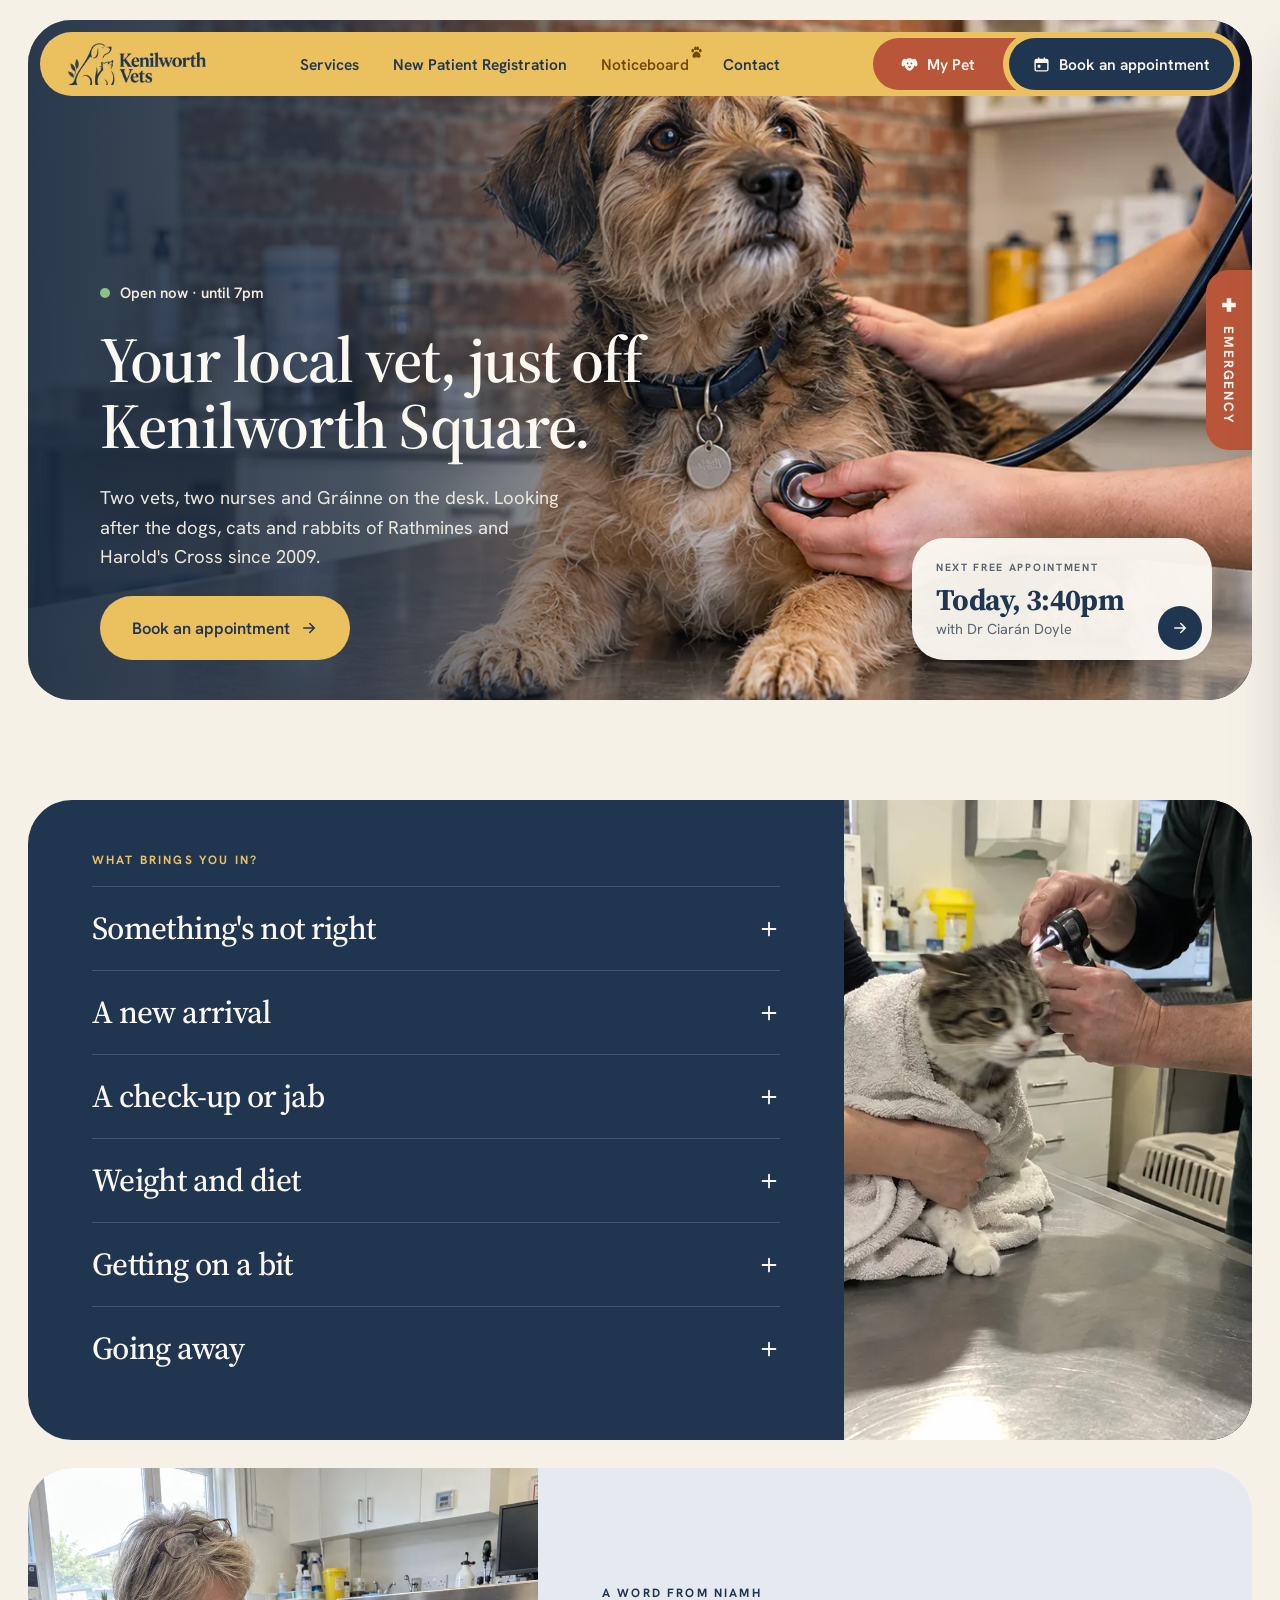
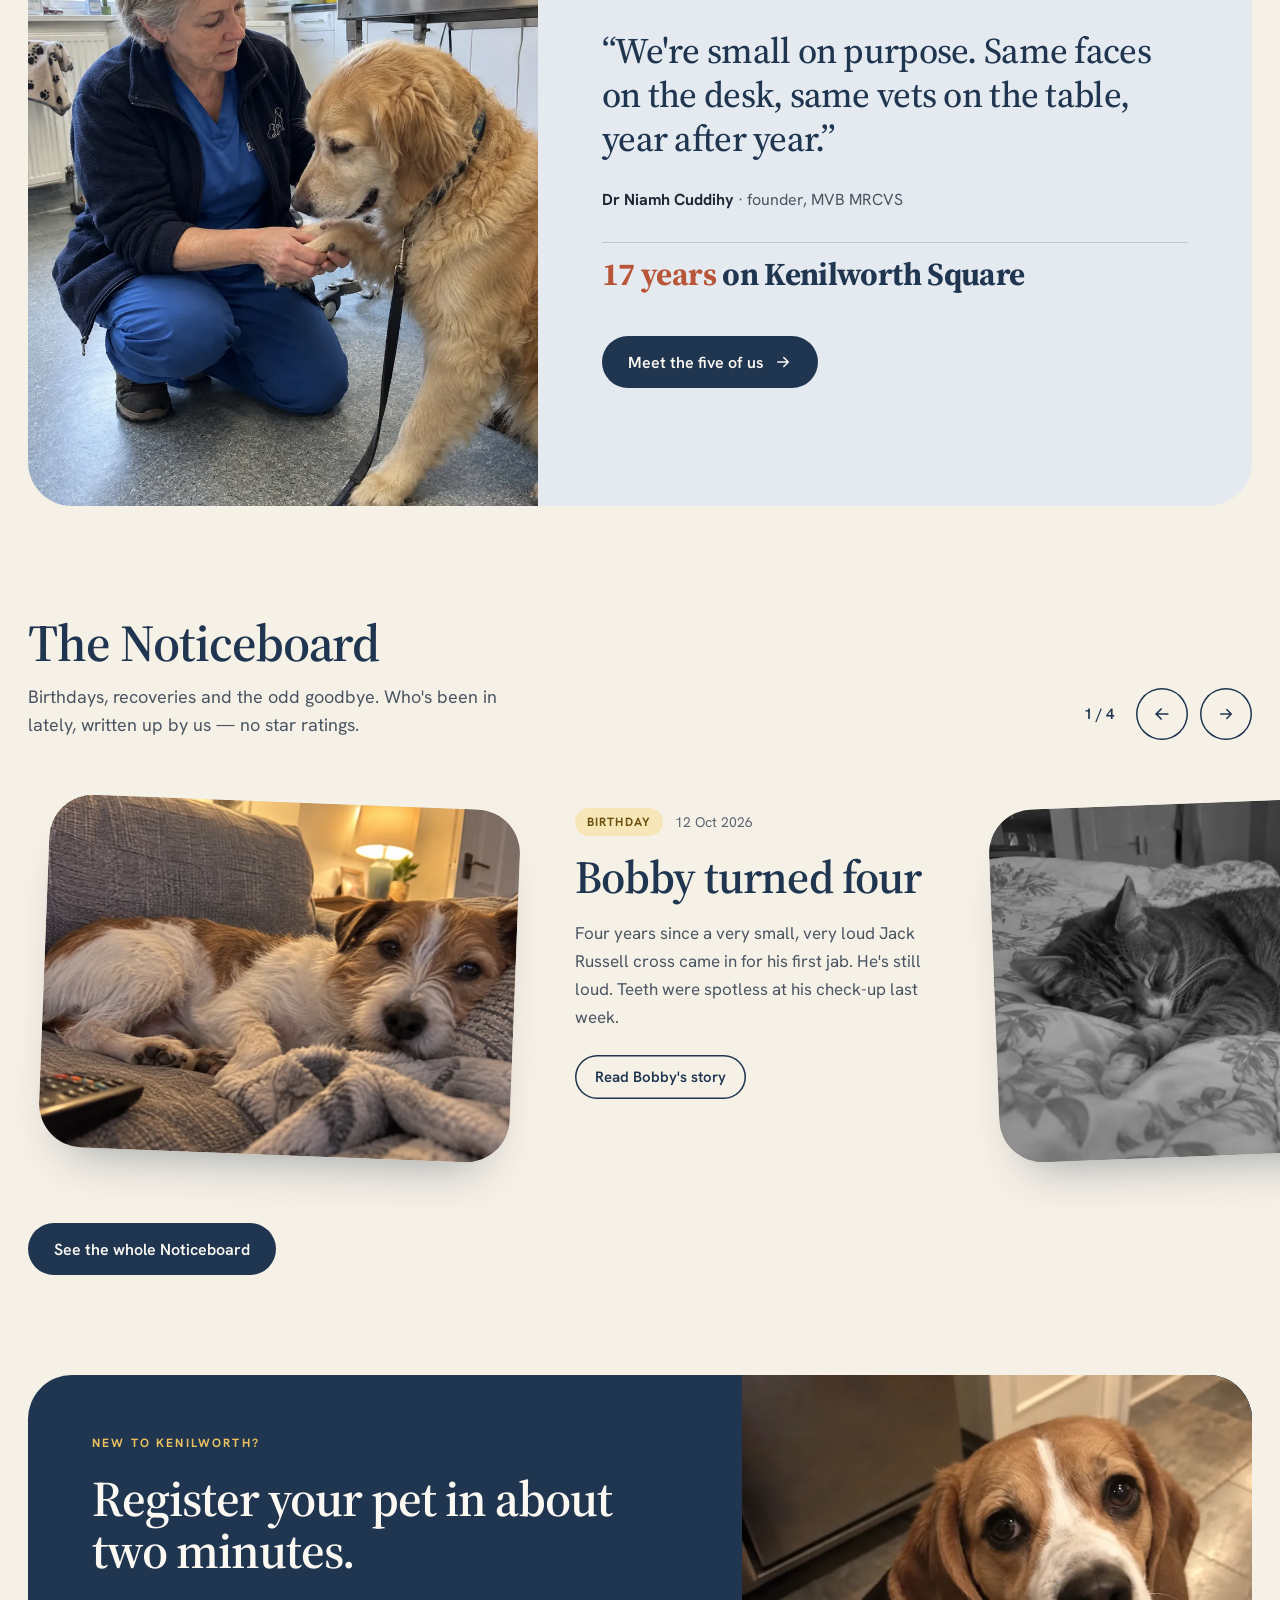
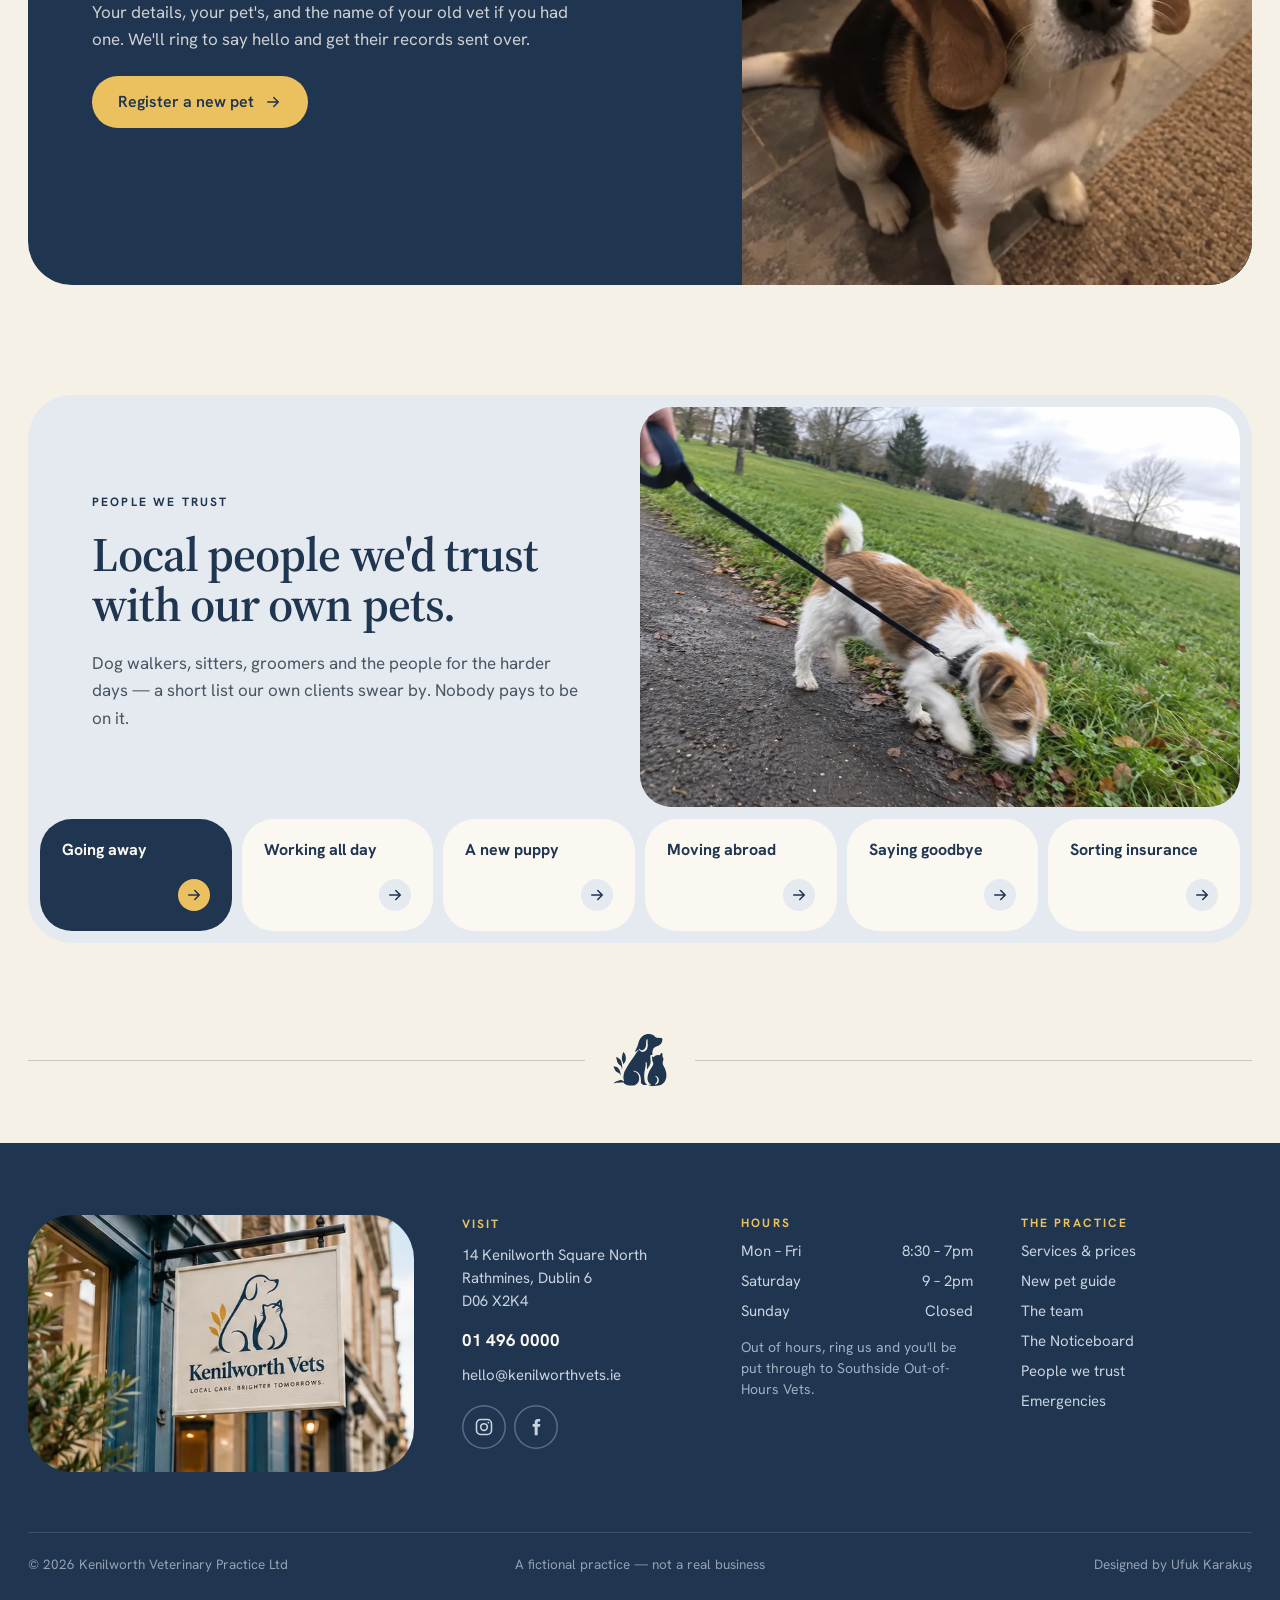
<file: index.html>
<!doctype html>
<html lang="en">
<head>
<meta charset="utf-8">
<meta name="viewport" content="width=device-width, initial-scale=1">
<title>Kenilworth Vets · Your local vet in Rathmines</title>
<meta name="robots" content="noindex">
<link rel="icon" type="image/svg+xml" href="./images/mark.svg">
<link rel="preconnect" href="https://fonts.googleapis.com">
<link href="https://fonts.googleapis.com/css2?family=Source+Serif+4:ital,opsz,wght@0,8..60,400..700;1,8..60,400..700&amp;family=Hanken+Grotesk:wght@400;500;600;700&amp;display=swap" rel="stylesheet">
<link rel="stylesheet" href="./css/tokens.css">
<link rel="stylesheet" href="./css/site.css">
</head>
<body>
<div class="hfixed" data-hfixed><div class="wide"><div class="hfixed-in"><!-- chrome:hbar --><div class="hbar"><a href="./" class="hlogo" aria-label="Kenilworth Vets home"><img src="./images/logo_onyellow.webp" alt="Kenilworth Vets"></a><nav class="nav" aria-label="Main"><a href="./services/">Services</a><button type="button" data-open-reg><span class="reg-full">New Patient Registration</span><span class="reg-short">New patient reg.</span></button><a href="./noticeboard/" class="nav-nb">Noticeboard<svg width="15" height="15" viewBox="0 0 24 24" fill="currentColor" aria-hidden="true"><ellipse cx="6" cy="9" rx="2.2" ry="2.9"></ellipse><ellipse cx="10.2" cy="5.4" rx="2.2" ry="2.9"></ellipse><ellipse cx="13.8" cy="5.4" rx="2.2" ry="2.9"></ellipse><ellipse cx="18" cy="9" rx="2.2" ry="2.9"></ellipse><path d="M12 10.5c-3 0-6.5 4.2-6.5 7 0 1.8 1.4 2.8 3.2 2.8 1.3 0 2.3-.6 3.3-.6s2 .6 3.3.6c1.8 0 3.2-1 3.2-2.8 0-2.8-3.5-7-6.5-7z"></path></svg></a><a href="./contact/">Contact</a></nav><div class="hright"><a href="./my-pet/" class="hpet"><svg width="144" height="52" viewBox="0 0 144 52" aria-hidden="true"><path d="M26 0H143.345A32 32 0 0 0 143.345 52H26A26 26 0 0 1 26 0Z"></path></svg><span><svg width="19" height="19" viewBox="0 0 24 24" fill="currentColor" aria-hidden="true"><ellipse cx="5" cy="9.5" rx="2.7" ry="5" transform="rotate(16 5 9.5)"></ellipse><ellipse cx="19" cy="9.5" rx="2.7" ry="5" transform="rotate(-16 19 9.5)"></ellipse><path d="M12 4.2c-3.8 0-6.3 2.9-6.3 7 0 4.5 2.9 8.6 6.3 8.6s6.3-4.1 6.3-8.6c0-4.1-2.5-7-6.3-7z"></path><circle cx="9.6" cy="10.6" r="1.1" fill="#B9563A"></circle><circle cx="14.4" cy="10.6" r="1.1" fill="#B9563A"></circle><path d="M10.4 14.2h3.2c.4 0 .6.5.3.8l-1.4 1.3c-.3.3-.7.3-1 0l-1.4-1.3c-.3-.3-.1-.8.3-.8z" fill="#B9563A"></path></svg>My Pet</span></a><a href="./book/" class="hbook"><svg width="17" height="17" viewBox="0 0 24 24" fill="currentColor" aria-hidden="true"><path d="M7 2h2v2h6V2h2v2h2a3 3 0 0 1 3 3v12a3 3 0 0 1-3 3H5a3 3 0 0 1-3-3V7a3 3 0 0 1 3-3h2zM4 10v9a1 1 0 0 0 1 1h14a1 1 0 0 0 1-1v-9z"></path><rect x="6.5" y="12.5" width="4" height="4" rx="1"></rect></svg><span class="hbook-t">Book<span class="hbook-x"> an appointment</span></span></a><button type="button" class="hmenu" data-open-menu aria-expanded="false" aria-controls="mnav" aria-label="Menu"><svg width="22" height="22" viewBox="0 0 24 24" fill="none" stroke="currentColor" stroke-width="2.2" stroke-linecap="round" aria-hidden="true"><path d="M4 7h16M4 12h16M4 17h10"></path></svg></button></div></div><!-- /chrome:hbar --></div></div></div>
<div class="page" data-page>
<main>

<section class="sec-banner">
<div class="wide">
<div class="banner">
<img src="./images/hero2.webp" alt="A scruffy terrier sitting on the exam table while a vet listens to his chest" class="banner-img">
<div class="banner-grad"></div>
<div class="banner-head"><!-- chrome:hbar --><div class="hbar"><a href="./" class="hlogo" aria-label="Kenilworth Vets home"><img src="./images/logo_onyellow.webp" alt="Kenilworth Vets"></a><nav class="nav" aria-label="Main"><a href="./services/">Services</a><button type="button" data-open-reg><span class="reg-full">New Patient Registration</span><span class="reg-short">New patient reg.</span></button><a href="./noticeboard/" class="nav-nb">Noticeboard<svg width="15" height="15" viewBox="0 0 24 24" fill="currentColor" aria-hidden="true"><ellipse cx="6" cy="9" rx="2.2" ry="2.9"></ellipse><ellipse cx="10.2" cy="5.4" rx="2.2" ry="2.9"></ellipse><ellipse cx="13.8" cy="5.4" rx="2.2" ry="2.9"></ellipse><ellipse cx="18" cy="9" rx="2.2" ry="2.9"></ellipse><path d="M12 10.5c-3 0-6.5 4.2-6.5 7 0 1.8 1.4 2.8 3.2 2.8 1.3 0 2.3-.6 3.3-.6s2 .6 3.3.6c1.8 0 3.2-1 3.2-2.8 0-2.8-3.5-7-6.5-7z"></path></svg></a><a href="./contact/">Contact</a></nav><div class="hright"><a href="./my-pet/" class="hpet"><svg width="144" height="52" viewBox="0 0 144 52" aria-hidden="true"><path d="M26 0H143.345A32 32 0 0 0 143.345 52H26A26 26 0 0 1 26 0Z"></path></svg><span><svg width="19" height="19" viewBox="0 0 24 24" fill="currentColor" aria-hidden="true"><ellipse cx="5" cy="9.5" rx="2.7" ry="5" transform="rotate(16 5 9.5)"></ellipse><ellipse cx="19" cy="9.5" rx="2.7" ry="5" transform="rotate(-16 19 9.5)"></ellipse><path d="M12 4.2c-3.8 0-6.3 2.9-6.3 7 0 4.5 2.9 8.6 6.3 8.6s6.3-4.1 6.3-8.6c0-4.1-2.5-7-6.3-7z"></path><circle cx="9.6" cy="10.6" r="1.1" fill="#B9563A"></circle><circle cx="14.4" cy="10.6" r="1.1" fill="#B9563A"></circle><path d="M10.4 14.2h3.2c.4 0 .6.5.3.8l-1.4 1.3c-.3.3-.7.3-1 0l-1.4-1.3c-.3-.3-.1-.8.3-.8z" fill="#B9563A"></path></svg>My Pet</span></a><a href="./book/" class="hbook"><svg width="17" height="17" viewBox="0 0 24 24" fill="currentColor" aria-hidden="true"><path d="M7 2h2v2h6V2h2v2h2a3 3 0 0 1 3 3v12a3 3 0 0 1-3 3H5a3 3 0 0 1-3-3V7a3 3 0 0 1 3-3h2zM4 10v9a1 1 0 0 0 1 1h14a1 1 0 0 0 1-1v-9z"></path><rect x="6.5" y="12.5" width="4" height="4" rx="1"></rect></svg><span class="hbook-t">Book<span class="hbook-x"> an appointment</span></span></a><button type="button" class="hmenu" data-open-menu aria-expanded="false" aria-controls="mnav" aria-label="Menu"><svg width="22" height="22" viewBox="0 0 24 24" fill="none" stroke="currentColor" stroke-width="2.2" stroke-linecap="round" aria-hidden="true"><path d="M4 7h16M4 12h16M4 17h10"></path></svg></button></div></div><!-- /chrome:hbar --></div>
<div class="banner-copy">
<div class="rise banner-status" style="animation-delay:.05s"><span class="wave banner-dot" data-status-dot></span><span data-status-text>Open now · until 7pm</span></div>
<h1 class="serif rise banner-h1" style="animation-delay:.15s">Your local vet, just off Kenilworth Square.</h1>
<p class="rise banner-sub" style="animation-delay:.3s">Two vets, two nurses and Gráinne on the desk. Looking after the dogs, cats and rabbits of Rathmines and Harold's Cross since 2009.</p>
<div class="rise banner-cta" style="animation-delay:.45s"><a href="./book/" class="btn btn-mustard banner-book">Book an appointment<svg width="18" height="18" viewBox="0 0 24 24" fill="none" stroke="currentColor" stroke-width="2" stroke-linecap="round" aria-hidden="true"><path d="M5 12h14M13 6l6 6-6 6"></path></svg></a></div>
</div>
<a href="./book/" class="rise today" style="animation-delay:.6s">
<span class="lbl today-lbl">Next free appointment</span>
<span class="today-main"><span class="serif today-time">Today, 3:40pm</span><span class="today-with">with Dr Ciarán Doyle</span></span>
<span class="today-arrow"><svg width="18" height="18" viewBox="0 0 24 24" fill="none" stroke="currentColor" stroke-width="2" stroke-linecap="round" aria-hidden="true"><path d="M5 12h14M13 6l6 6-6 6"></path></svg></span>
</a>
<button type="button" class="tab etab-banner" data-etab="banner" aria-label="Emergency help — drag or press Enter"><svg width="18" height="18" viewBox="0 0 24 24" aria-hidden="true"><path d="M9 3h6v6h6v6h-6v6H9v-6H3V9h6z" fill="currentColor"></path></svg>Emergency</button>
</div>
</div>
</section>

<section class="sec-q">
<div class="wrap">
<div class="two qblock">
<div class="qleft">
<h2 class="lbl qlbl">What brings you in?</h2>
<div class="qlist" data-qlist></div>
</div>
<div class="qframe" data-qframe></div>
</div>
</div>
</section>

<section class="sec-founder">
<div class="wrap">
<div class="two founder">
<div class="ph founder-ph"><img src="./images/t_niamh.webp" alt="Dr Niamh Cuddihy kneeling on the clinic floor, checking a golden retriever's paw" style="object-position:40% 35%"></div>
<div class="founder-copy" data-founder>
<span class="lbl founder-lbl">A word from Niamh</span>
<p class="serif founder-quote">“We're small on purpose. Same faces on the desk, same vets on the table, year after year.”</p>
<span class="founder-by"><b>Dr Niamh Cuddihy</b> <span class="founder-role">· founder, MVB MRCVS</span></span>
<div class="founder-lines" data-lines></div>
<div class="founder-cta"><a href="./team/" class="btn btn-navy">Meet the five of us<svg width="18" height="18" viewBox="0 0 24 24" fill="none" stroke="currentColor" stroke-width="2" stroke-linecap="round" aria-hidden="true"><path d="M5 12h14M13 6l6 6-6 6"></path></svg></a></div>
</div>
</div>
</div>
</section>

<section class="sec-nb">
<div class="wrap">
<div class="nb-head">
<div class="nb-head-l"><h2 class="serif ttl">The Noticeboard</h2><p class="lead nb-lead">Birthdays, recoveries and the odd goodbye. Who's been in lately, written up by us — no star ratings.</p></div>
<div class="nb-ctrl"><span class="nb-count" data-slide-label aria-live="polite">1 / 4</span>
<button type="button" class="round" aria-label="Previous story" data-slide-prev><svg width="20" height="20" viewBox="0 0 24 24" fill="none" stroke="currentColor" stroke-width="2" stroke-linecap="round" aria-hidden="true"><path d="M19 12H5M11 6l-6 6 6 6"></path></svg></button>
<button type="button" class="round" aria-label="Next story" data-slide-next><svg width="18" height="18" viewBox="0 0 24 24" fill="none" stroke="currentColor" stroke-width="2" stroke-linecap="round" aria-hidden="true"><path d="M5 12h14M13 6l6 6-6 6"></path></svg></button></div>
</div>
<div class="nb-track" data-track></div>
<div class="nb-all"><a href="./noticeboard/" class="btn btn-navy">See the whole Noticeboard</a></div>
</div>
</section>

<section class="sec-reg">
<div class="wrap">
<div class="two regblock">
<div class="regblock-copy">
<span class="lbl regblock-lbl">New to Kenilworth?</span>
<h2 class="serif regblock-h2">Register your pet in about two minutes.</h2>
<p class="regblock-p">Your details, your pet's, and the name of your old vet if you had one. We'll ring to say hello and get their records sent over.</p>
<div><button type="button" class="btn btn-mustard" data-open-reg>Register a new pet<svg width="18" height="18" viewBox="0 0 24 24" fill="none" stroke="currentColor" stroke-width="2" stroke-linecap="round" aria-hidden="true"><path d="M5 12h14M13 6l6 6-6 6"></path></svg></button></div>
</div>
<div class="ph regblock-ph"><img src="./images/juno.webp" alt="A beagle sitting on a kitchen floor, looking up" style="object-position:50% 35%"></div>
</div>
</div>
</section>

<section class="sec-pwt">
<div class="wrap">
<div class="pwt">
<div class="two pwt-top">
<div class="pwt-copy">
<span class="lbl pwt-lbl">People we trust</span>
<h2 class="serif pwt-h2">Local people we'd trust with our own pets.</h2>
<p class="lead pwt-p">Dog walkers, sitters, groomers and the people for the harder days — a short list our own clients swear by. Nobody pays to be on it.</p>
</div>
<div class="pwt-frame" data-mframe></div>
</div>
<div class="pwt-cards" data-moments></div>
</div>
</div>
</section>

</main>
<!-- chrome:footer -->
<div class="wrap divider"><span class="line"></span><svg viewBox="33 39 967 951" width="54" height="54" aria-hidden="true"><path fill="#1F3550" fill-rule="evenodd" d="M45 631 L43 639 L73 700 L83 714 L109 736 L144 753 L157 767 L161 782 L165 786 L168 783 L168 761 L160 717 L147 687 L138 674 L115 651 L100 642 L69 632Z M93 463 L92 479 L111 553 L133 587 L173 623 L185 639 L189 651 L191 688 L196 682 L199 637 L191 576 L179 534 L166 512 L145 490 L115 470 L97 462Z M907 390 L901 391 L863 429 L840 426 L813 428 L787 440 L764 459 L754 459 L741 454 L733 454 L730 458 L730 468 L737 484 L733 515 L754 567 L753 591 L746 614 L701 684 L681 721 L661 775 L651 826 L652 868 L664 903 L682 929 L717 954 L710 959 L675 956 L669 961 L675 968 L722 978 L774 979 L797 974 L852 970 L873 965 L912 948 L937 928 L958 903 L977 864 L988 817 L989 780 L986 745 L967 676 L930 604 L924 582 L923 556 L934 521 L936 497 L929 468 L920 456 L919 406 L914 395Z M798 798 L823 811 L840 830 L850 850 L853 886 L849 909 L836 930 L810 950 L783 956 L781 952 L817 913 L826 883 L826 863 L820 839 L811 825 L789 805 L791 799Z M225 376 L218 376 L214 380 L203 410 L191 473 L192 499 L200 532 L215 567 L215 594 L227 582 L250 548 L258 530 L264 494 L258 439 L247 409Z M913 128 L902 120 L814 118 L797 109 L753 69 L712 52 L692 49 L648 49 L628 52 L584 71 L554 92 L522 129 L501 169 L469 274 L431 352 L429 366 L432 369 L441 367 L484 329 L489 332 L489 338 L452 384 L427 427 L321 576 L281 643 L242 717 L232 745 L220 801 L220 845 L229 887 L228 897 L222 897 L202 880 L172 872 L164 873 L85 901 L54 921 L44 936 L49 937 L60 931 L95 921 L194 917 L208 912 L214 914 L234 937 L251 949 L294 967 L318 970 L403 969 L422 967 L435 962 L466 937 L488 909 L500 871 L501 826 L498 807 L488 781 L469 754 L444 733 L424 723 L400 718 L392 713 L402 708 L421 708 L453 719 L472 730 L490 746 L507 768 L517 788 L528 826 L534 880 L532 925 L535 930 L576 962 L637 961 L638 952 L611 923 L602 902 L592 826 L592 774 L596 734 L618 613 L618 549 L624 546 L628 550 L639 578 L641 653 L639 677 L645 680 L686 619 L705 574 L707 533 L701 476 L701 437 L709 427 L719 423 L734 423 L739 418 L738 372 L749 326 L761 305 L788 281 L854 257 L888 230 L899 214 L911 183 L918 145Z M648 141 L652 146 L656 255 L648 300 L637 325 L615 351 L584 369 L558 370 L528 358 L496 328 L496 318 L501 315 L507 317 L535 338 L559 341 L574 336 L600 313 L617 281 L624 253 L628 180 L632 158 L638 145 L642 141Z"></path></svg><span class="line"></span></div>
<footer class="foot">
<div class="wrap foot-grid">
<div class="ph foot-sign"><img src="./images/sign.webp" alt="The Kenilworth Vets sign hanging outside the clinic"></div>
<div class="fcol fcol-visit">
<span class="lbl">Visit</span>
<span>14 Kenilworth Square North<br>Rathmines, Dublin 6<br>D06 X2K4</span>
<a class="flink foot-tel" href="tel:014960000">01 496 0000</a>
<a class="flink" href="mailto:hello@kenilworthvets.ie">hello@kenilworthvets.ie</a>
<div class="foot-soc"><a class="soc flink" href="https://instagram.com" aria-label="Instagram"><svg width="20" height="20" viewBox="0 0 24 24" fill="none" stroke="currentColor" stroke-width="1.9" aria-hidden="true"><rect x="3" y="3" width="18" height="18" rx="5"></rect><circle cx="12" cy="12" r="4"></circle><circle cx="17.3" cy="6.7" r="1.1" fill="currentColor" stroke="none"></circle></svg></a><a class="soc flink" href="https://facebook.com" aria-label="Facebook"><svg width="20" height="20" viewBox="0 0 24 24" fill="currentColor" aria-hidden="true"><path d="M14 8.5V6.8c0-.8.5-1.3 1.3-1.3H17V2.3h-2.6C11.6 2.3 10.4 4 10.4 6.6v1.9H8v3.3h2.4V22h3.6V11.8h2.7l.5-3.3H14z"></path></svg></a></div>
</div>
<div class="fcol">
<span class="lbl">Hours</span>
<div class="frow"><span>Mon – Fri</span><span>8:30 – 7pm</span></div>
<div class="frow"><span>Saturday</span><span>9 – 2pm</span></div>
<div class="frow"><span>Sunday</span><span>Closed</span></div>
<span class="foot-ooh">Out of hours, ring us and you'll be put through to Southside Out-of-Hours Vets.</span>
</div>
<div class="fcol">
<span class="lbl">The practice</span>
<a class="flink" href="./services/">Services &amp; prices</a><a class="flink" href="./new-pet/">New pet guide</a><a class="flink" href="./team/">The team</a><a class="flink" href="./noticeboard/">The Noticeboard</a><a class="flink" href="./people-we-trust/">People we trust</a><a class="flink" href="./emergency/">Emergencies</a>
</div>
</div>
<div class="wrap foot-bottom"><div>
<span>© 2026 Kenilworth Veterinary Practice Ltd</span><span class="c">A fictional practice — not a real business</span><span class="r">Designed by Ufuk Karakuş</span>
</div></div>
</footer>
<!-- /chrome:footer -->
</div>
<!-- chrome:overlays -->
<button type="button" class="tab etab-edge" data-etab="edge" aria-label="Emergency help — drag or press Enter"><svg width="18" height="18" viewBox="0 0 24 24" aria-hidden="true"><path d="M9 3h6v6h6v6h-6v6H9v-6H3V9h6z" fill="currentColor"></path></svg>Emergency</button>
<div class="scrim" data-scrim></div>
<div class="estrip" role="dialog" aria-modal="true" aria-label="Emergency help" aria-hidden="true" tabindex="-1" data-estrip><div class="estrip-in">
<div class="siren eglow"></div><div class="siren eline"></div>
<div class="eclose-wrap"><button type="button" class="eclose" aria-label="Close emergency help" data-close-all><svg width="24" height="24" viewBox="0 0 24 24" fill="none" stroke="currentColor" stroke-width="2.4" stroke-linecap="round" aria-hidden="true"><path d="M6 6l12 12M18 6L6 18"></path></svg></button></div>
<div class="two ebody" data-ebody>
<div class="ecol">
<span class="lbl elbl"><span class="ecross"><svg width="18" height="18" viewBox="0 0 24 24" aria-hidden="true"><path d="M9 3h6v6h6v6h-6v6H9v-6H3V9h6z" fill="currentColor"></path></svg></span>Emergency</span>
<span class="serif ettl">Worried? Ring us now.</span>
<span class="elead" data-em="lead">We're open until 7pm today. Ring us and come straight down — we'll be at the door when you get here.</span>
<div class="esigns">
<div><span class="dot"></span>Struggling to breathe, or gums look pale or blue</div>
<div><span class="dot"></span>Bleeding that hasn't stopped after five minutes</div>
<div><span class="dot"></span>Has eaten something poisonous — chocolate, grapes, lilies, rat bait</div>
<div><span class="dot"></span>Collapsed, can't stand up, or is having a fit</div>
<div><span class="dot"></span>Belly swollen and tight, retching but nothing coming up</div>
<div><span class="dot"></span>A cat straining in the litter tray and nothing coming out</div>
</div>
</div>
<div class="ecol eside">
<a href="tel:014960000" class="ebox ebox-solid" data-em="tel">
<span class="eicon eicon-tc"><svg width="26" height="26" viewBox="0 0 24 24" fill="none" stroke="currentColor" stroke-width="2" stroke-linecap="round" aria-hidden="true"><path d="M22 16.9v3a2 2 0 0 1-2.2 2 19.8 19.8 0 0 1-8.6-3.1 19.5 19.5 0 0 1-6-6A19.8 19.8 0 0 1 2.1 4.2 2 2 0 0 1 4.1 2h3a2 2 0 0 1 2 1.7c.1.9.4 1.8.7 2.7a2 2 0 0 1-.5 2.1L8 9.8a16 16 0 0 0 6 6l1.3-1.3a2 2 0 0 1 2.1-.4c.9.3 1.8.6 2.7.7a2 2 0 0 1 1.7 2z"></path></svg></span>
<span class="etext"><span class="ewho" data-em="who">Kenilworth Vets — open now</span><span class="serif enum" data-em="num">01 496 0000</span></span>
</a>
<a href="https://wa.me/353864960000" class="ebox">
<span class="eicon eicon-glass"><svg width="26" height="26" viewBox="0 0 24 24" fill="none" stroke="currentColor" stroke-width="2" stroke-linecap="round" stroke-linejoin="round" aria-hidden="true"><path d="M21 12a9 9 0 0 1-13.4 7.9L3 21l1.2-4.4A9 9 0 1 1 21 12z"></path></svg></span>
<span class="etext etext-wa"><span class="ewa-t">Not sure? Send us a photo</span><span class="ewa-s">WhatsApp 086 496 0000 — a nurse will get back to you</span></span>
</a>
<div class="ealt">
<span class="ealt-l" data-em="altLabel">Out of hours, the same number puts you through to</span>
<span class="ealt-v" data-em="alt">Southside Out-of-Hours Vets, Terenure</span>
<span class="ealt-s" data-em="altSub">Open all night, every night · 01 490 1100</span>
</div>
<a href="./emergency/" class="eguide">Not sure it can wait till morning? Read our guide</a>
</div>
</div>
</div></div>
<aside class="reg" role="dialog" aria-modal="true" aria-label="New patient registration" aria-hidden="true" tabindex="-1" data-reg>
<div class="reg-in">
<div class="reg-top"><span class="lbl">New patients</span><button type="button" class="closebtn" aria-label="Close" data-close-all><svg width="24" height="24" viewBox="0 0 24 24" fill="none" stroke="currentColor" stroke-width="2.4" stroke-linecap="round" aria-hidden="true"><path d="M6 6l12 12M18 6L6 18"></path></svg></button></div>
<form class="reg-form" data-reg-form novalidate>
<div class="serif reg-ttl">Join the practice</div>
<p class="reg-lead">Just the basics for now. We'll ring you within a working day to say hello and sort out their old records.</p>
<span class="lbl reg-sec">About you</span>
<div class="grid2">
<label class="field">Your name<input type="text" name="name" value="Laoise Murphy"></label>
<label class="field">Mobile<input type="tel" name="mobile" value="087 555 0192"></label>
<label class="field span2">Email<input type="email" name="email" value="laoise.murphy@example.ie"></label>
<label class="field span2">Address<input type="text" name="address" value="31 Leinster Road, Rathmines"></label>
</div>
<span class="lbl reg-sec">Your pet</span>
<div class="chips" data-species role="group" aria-label="Species">
<button type="button" class="chip chip-reg" aria-pressed="false">Dog</button><button type="button" class="chip chip-reg" aria-pressed="false">Cat</button><button type="button" class="chip chip-reg" aria-pressed="false">Rabbit</button><button type="button" class="chip chip-reg" aria-pressed="false">Something else</button>
</div>
<div class="grid2">
<label class="field">Their name<input type="text" name="pet" value=""></label>
<label class="field">Breed<input type="text" name="breed" value=""></label>
<label class="field">Age<input type="text" name="age" value=""></label>
<label class="field">Previous vet (if any)<input type="text" name="prev" value=""></label>
</div>
<button type="submit" class="btn btn-navy reg-send" disabled aria-disabled="true">Send it in</button>
</form>
</div>
</aside>
<div class="mnav" id="mnav" role="dialog" aria-modal="true" aria-label="Menu" aria-hidden="true" tabindex="-1" inert data-mnav>
<div class="mnav-top"><a href="./" class="hlogo" aria-label="Kenilworth Vets home"><img src="./images/logo_onyellow.webp" alt="Kenilworth Vets"></a><button type="button" class="mnav-close" aria-label="Close menu" data-close-all><svg width="22" height="22" viewBox="0 0 24 24" fill="none" stroke="currentColor" stroke-width="2.4" stroke-linecap="round" aria-hidden="true"><path d="M6 6l12 12M18 6L6 18"></path></svg></button></div>
<nav class="mnav-links" aria-label="Main">
<a href="./services/"><span class="serif mnav-t">Services</span><span class="mnav-go"><svg width="18" height="18" viewBox="0 0 24 24" fill="none" stroke="currentColor" stroke-width="2" stroke-linecap="round" aria-hidden="true"><path d="M5 12h14M13 6l6 6-6 6"></path></svg></span></a>
<button type="button" data-open-reg><span class="serif mnav-t">New Patient Registration</span><span class="mnav-go"><svg width="18" height="18" viewBox="0 0 24 24" fill="none" stroke="currentColor" stroke-width="2" stroke-linecap="round" aria-hidden="true"><path d="M5 12h14M13 6l6 6-6 6"></path></svg></span></button>
<a href="./noticeboard/" class="mnav-nb"><span class="serif mnav-t">Noticeboard<svg width="15" height="15" viewBox="0 0 24 24" fill="currentColor" aria-hidden="true"><ellipse cx="6" cy="9" rx="2.2" ry="2.9"></ellipse><ellipse cx="10.2" cy="5.4" rx="2.2" ry="2.9"></ellipse><ellipse cx="13.8" cy="5.4" rx="2.2" ry="2.9"></ellipse><ellipse cx="18" cy="9" rx="2.2" ry="2.9"></ellipse><path d="M12 10.5c-3 0-6.5 4.2-6.5 7 0 1.8 1.4 2.8 3.2 2.8 1.3 0 2.3-.6 3.3-.6s2 .6 3.3.6c1.8 0 3.2-1 3.2-2.8 0-2.8-3.5-7-6.5-7z"></path></svg></span><span class="mnav-go"><svg width="18" height="18" viewBox="0 0 24 24" fill="none" stroke="currentColor" stroke-width="2" stroke-linecap="round" aria-hidden="true"><path d="M5 12h14M13 6l6 6-6 6"></path></svg></span></a>
<a href="./contact/"><span class="serif mnav-t">Contact</span><span class="mnav-go"><svg width="18" height="18" viewBox="0 0 24 24" fill="none" stroke="currentColor" stroke-width="2" stroke-linecap="round" aria-hidden="true"><path d="M5 12h14M13 6l6 6-6 6"></path></svg></span></a>
</nav>
<div class="mnav-acts"><a href="./my-pet/" class="btn mnav-pet"><svg width="19" height="19" viewBox="0 0 24 24" fill="currentColor" aria-hidden="true"><ellipse cx="5" cy="9.5" rx="2.7" ry="5" transform="rotate(16 5 9.5)"></ellipse><ellipse cx="19" cy="9.5" rx="2.7" ry="5" transform="rotate(-16 19 9.5)"></ellipse><path d="M12 4.2c-3.8 0-6.3 2.9-6.3 7 0 4.5 2.9 8.6 6.3 8.6s6.3-4.1 6.3-8.6c0-4.1-2.5-7-6.3-7z"></path><circle cx="9.6" cy="10.6" r="1.1" fill="#B9563A"></circle><circle cx="14.4" cy="10.6" r="1.1" fill="#B9563A"></circle><path d="M10.4 14.2h3.2c.4 0 .6.5.3.8l-1.4 1.3c-.3.3-.7.3-1 0l-1.4-1.3c-.3-.3-.1-.8.3-.8z" fill="#B9563A"></path></svg>My Pet</a><a href="./book/" class="btn btn-navy"><svg width="17" height="17" viewBox="0 0 24 24" fill="currentColor" aria-hidden="true"><path d="M7 2h2v2h6V2h2v2h2a3 3 0 0 1 3 3v12a3 3 0 0 1-3 3H5a3 3 0 0 1-3-3V7a3 3 0 0 1 3-3h2zM4 10v9a1 1 0 0 0 1 1h14a1 1 0 0 0 1-1v-9z"></path><rect x="6.5" y="12.5" width="4" height="4" rx="1"></rect></svg>Book an appointment</a><button type="button" class="mnav-em" data-open-em><span class="mnav-em-i"><svg width="16" height="16" viewBox="0 0 24 24" aria-hidden="true"><path d="M9 3h6v6h6v6h-6v6H9v-6H3V9h6z" fill="currentColor"></path></svg></span>Emergency help</button></div>
</div>
<!-- /chrome:overlays -->
<script type="module" src="./js/site.js"></script>
<script type="module" src="./js/home.js"></script>
</body>
</html>
</file>
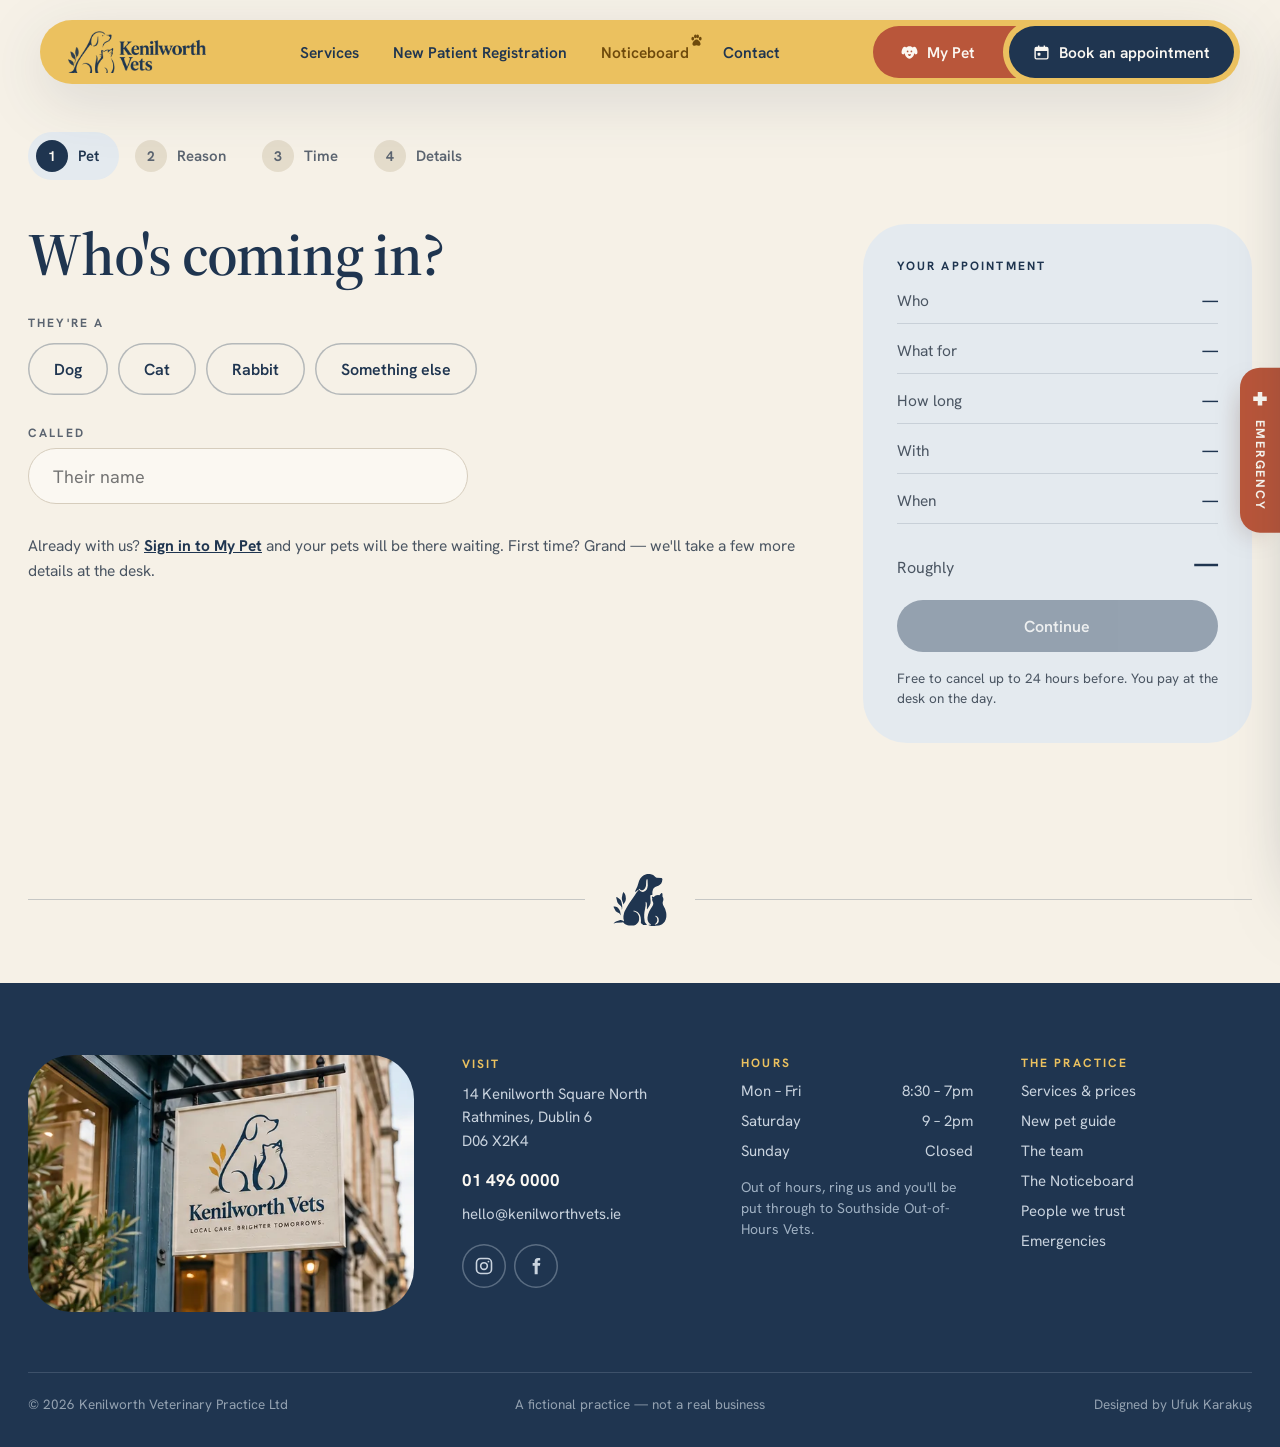
<file: book/index.html>
<!doctype html>
<html lang="en">
<head>
<meta charset="utf-8">
<meta name="viewport" content="width=device-width, initial-scale=1">
<title>Book an appointment · Kenilworth Vets</title>
<meta name="robots" content="noindex">
<link rel="icon" type="image/svg+xml" href="../images/mark.svg">
<link rel="preconnect" href="https://fonts.googleapis.com">
<link href="https://fonts.googleapis.com/css2?family=Source+Serif+4:ital,opsz,wght@0,8..60,400..700;1,8..60,400..700&amp;family=Hanken+Grotesk:wght@400;500;600;700&amp;display=swap" rel="stylesheet">
<link rel="stylesheet" href="../css/tokens.css">
<link rel="stylesheet" href="../css/site.css">
</head>
<body>
<div class="page" data-page>
<!-- chrome:header -->
<div class="hwrap"><div class="wide"><div class="hshadow"><div class="hbar"><a href="../" class="hlogo" aria-label="Kenilworth Vets home"><img src="../images/logo_onyellow.webp" alt="Kenilworth Vets"></a><nav class="nav" aria-label="Main"><a href="../services/">Services</a><button type="button" data-open-reg><span class="reg-full">New Patient Registration</span><span class="reg-short">New patient reg.</span></button><a href="../noticeboard/" class="nav-nb">Noticeboard<svg width="15" height="15" viewBox="0 0 24 24" fill="currentColor" aria-hidden="true"><ellipse cx="6" cy="9" rx="2.2" ry="2.9"></ellipse><ellipse cx="10.2" cy="5.4" rx="2.2" ry="2.9"></ellipse><ellipse cx="13.8" cy="5.4" rx="2.2" ry="2.9"></ellipse><ellipse cx="18" cy="9" rx="2.2" ry="2.9"></ellipse><path d="M12 10.5c-3 0-6.5 4.2-6.5 7 0 1.8 1.4 2.8 3.2 2.8 1.3 0 2.3-.6 3.3-.6s2 .6 3.3.6c1.8 0 3.2-1 3.2-2.8 0-2.8-3.5-7-6.5-7z"></path></svg></a><a href="../contact/">Contact</a></nav><div class="hright"><a href="../my-pet/" class="hpet"><svg width="144" height="52" viewBox="0 0 144 52" aria-hidden="true"><path d="M26 0H143.345A32 32 0 0 0 143.345 52H26A26 26 0 0 1 26 0Z"></path></svg><span><svg width="19" height="19" viewBox="0 0 24 24" fill="currentColor" aria-hidden="true"><ellipse cx="5" cy="9.5" rx="2.7" ry="5" transform="rotate(16 5 9.5)"></ellipse><ellipse cx="19" cy="9.5" rx="2.7" ry="5" transform="rotate(-16 19 9.5)"></ellipse><path d="M12 4.2c-3.8 0-6.3 2.9-6.3 7 0 4.5 2.9 8.6 6.3 8.6s6.3-4.1 6.3-8.6c0-4.1-2.5-7-6.3-7z"></path><circle cx="9.6" cy="10.6" r="1.1" fill="#B9563A"></circle><circle cx="14.4" cy="10.6" r="1.1" fill="#B9563A"></circle><path d="M10.4 14.2h3.2c.4 0 .6.5.3.8l-1.4 1.3c-.3.3-.7.3-1 0l-1.4-1.3c-.3-.3-.1-.8.3-.8z" fill="#B9563A"></path></svg>My Pet</span></a><a href="../book/" class="hbook"><svg width="17" height="17" viewBox="0 0 24 24" fill="currentColor" aria-hidden="true"><path d="M7 2h2v2h6V2h2v2h2a3 3 0 0 1 3 3v12a3 3 0 0 1-3 3H5a3 3 0 0 1-3-3V7a3 3 0 0 1 3-3h2zM4 10v9a1 1 0 0 0 1 1h14a1 1 0 0 0 1-1v-9z"></path><rect x="6.5" y="12.5" width="4" height="4" rx="1"></rect></svg><span class="hbook-t">Book<span class="hbook-x"> an appointment</span></span></a><button type="button" class="hmenu" data-open-menu aria-expanded="false" aria-controls="mnav" aria-label="Menu"><svg width="22" height="22" viewBox="0 0 24 24" fill="none" stroke="currentColor" stroke-width="2.2" stroke-linecap="round" aria-hidden="true"><path d="M4 7h16M4 12h16M4 17h10"></path></svg></button></div></div></div></div></div>
<!-- /chrome:header -->
<main>

<section class="sec-stepper"><div class="wrap stepper" data-stepper aria-label="Booking steps"></div></section>

<section class="sec-book"><div class="wrap two book">
<div data-steps>

<div class="bstep bstep-1" data-step="1">
<h1 class="serif ttl">Who's coming in?</h1>
<div class="bq"><span class="lbl">They're a</span><div class="bq-chips" data-species role="group" aria-label="They're a"></div></div>
<label class="field bname"><span class="lbl">Called</span><input type="text" placeholder="Their name" value="" data-name autocomplete="off"></label>
<p class="lead bnote">Already with us? <a href="../my-pet/" class="tlink">Sign in to My Pet</a> and your pets will be there waiting. First time? Grand — we'll take a few more details at the desk.</p>
</div>

<div class="bstep" data-step="2" hidden>
<h1 class="serif ttl">What's it for?</h1>
<div class="reasons" data-reasons></div>
<div><button type="button" class="btn btn-line btn-sm" data-back>Back</button></div>
</div>

<div class="bstep" data-step="3" hidden>
<h1 class="serif ttl">Pick a time</h1>
<div class="vets" data-vets role="group" aria-label="Vet"></div>
<div class="days" data-days role="group" aria-label="Day"></div>
<div class="slots" data-slots role="group" aria-label="Time"></div>
<div><button type="button" class="btn btn-line btn-sm" data-back>Back</button></div>
</div>

<div class="bstep" data-step="4" hidden>
<h1 class="serif ttl">Last thing — anything we should know?</h1>
<div class="bdetails">
<label class="field">Your name<input type="text" name="name" value="Laoise Murphy"></label>
<label class="field">Mobile<input type="tel" name="mobile" value="087 555 0192"></label>
<label class="field span2">Anything for the vet? (optional)<textarea name="note" rows="4">She's grand, just due her booster. A bit nervous around men in uniforms.</textarea></label>
</div>
<div><button type="button" class="btn btn-line btn-sm" data-back>Back</button></div>
</div>

</div>
<aside class="bsum" aria-label="Your appointment">
<span class="lbl">Your appointment</span>
<div class="bsum-rows" data-sum-rows></div>
<div class="bsum-price"><span class="k">Roughly</span><span class="serif v" data-sum-price>—</span></div>
<button type="button" class="btn btn-navy bsum-go" data-go disabled>Continue</button>
<span class="bsum-fine">Free to cancel up to 24 hours before. You pay at the desk on the day.</span>
</aside>
</div></section>

</main>
<!-- chrome:footer -->
<div class="wrap divider"><span class="line"></span><svg viewBox="33 39 967 951" width="54" height="54" aria-hidden="true"><path fill="#1F3550" fill-rule="evenodd" d="M45 631 L43 639 L73 700 L83 714 L109 736 L144 753 L157 767 L161 782 L165 786 L168 783 L168 761 L160 717 L147 687 L138 674 L115 651 L100 642 L69 632Z M93 463 L92 479 L111 553 L133 587 L173 623 L185 639 L189 651 L191 688 L196 682 L199 637 L191 576 L179 534 L166 512 L145 490 L115 470 L97 462Z M907 390 L901 391 L863 429 L840 426 L813 428 L787 440 L764 459 L754 459 L741 454 L733 454 L730 458 L730 468 L737 484 L733 515 L754 567 L753 591 L746 614 L701 684 L681 721 L661 775 L651 826 L652 868 L664 903 L682 929 L717 954 L710 959 L675 956 L669 961 L675 968 L722 978 L774 979 L797 974 L852 970 L873 965 L912 948 L937 928 L958 903 L977 864 L988 817 L989 780 L986 745 L967 676 L930 604 L924 582 L923 556 L934 521 L936 497 L929 468 L920 456 L919 406 L914 395Z M798 798 L823 811 L840 830 L850 850 L853 886 L849 909 L836 930 L810 950 L783 956 L781 952 L817 913 L826 883 L826 863 L820 839 L811 825 L789 805 L791 799Z M225 376 L218 376 L214 380 L203 410 L191 473 L192 499 L200 532 L215 567 L215 594 L227 582 L250 548 L258 530 L264 494 L258 439 L247 409Z M913 128 L902 120 L814 118 L797 109 L753 69 L712 52 L692 49 L648 49 L628 52 L584 71 L554 92 L522 129 L501 169 L469 274 L431 352 L429 366 L432 369 L441 367 L484 329 L489 332 L489 338 L452 384 L427 427 L321 576 L281 643 L242 717 L232 745 L220 801 L220 845 L229 887 L228 897 L222 897 L202 880 L172 872 L164 873 L85 901 L54 921 L44 936 L49 937 L60 931 L95 921 L194 917 L208 912 L214 914 L234 937 L251 949 L294 967 L318 970 L403 969 L422 967 L435 962 L466 937 L488 909 L500 871 L501 826 L498 807 L488 781 L469 754 L444 733 L424 723 L400 718 L392 713 L402 708 L421 708 L453 719 L472 730 L490 746 L507 768 L517 788 L528 826 L534 880 L532 925 L535 930 L576 962 L637 961 L638 952 L611 923 L602 902 L592 826 L592 774 L596 734 L618 613 L618 549 L624 546 L628 550 L639 578 L641 653 L639 677 L645 680 L686 619 L705 574 L707 533 L701 476 L701 437 L709 427 L719 423 L734 423 L739 418 L738 372 L749 326 L761 305 L788 281 L854 257 L888 230 L899 214 L911 183 L918 145Z M648 141 L652 146 L656 255 L648 300 L637 325 L615 351 L584 369 L558 370 L528 358 L496 328 L496 318 L501 315 L507 317 L535 338 L559 341 L574 336 L600 313 L617 281 L624 253 L628 180 L632 158 L638 145 L642 141Z"></path></svg><span class="line"></span></div>
<footer class="foot">
<div class="wrap foot-grid">
<div class="ph foot-sign"><img src="../images/sign.webp" alt="The Kenilworth Vets sign hanging outside the clinic"></div>
<div class="fcol fcol-visit">
<span class="lbl">Visit</span>
<span>14 Kenilworth Square North<br>Rathmines, Dublin 6<br>D06 X2K4</span>
<a class="flink foot-tel" href="tel:014960000">01 496 0000</a>
<a class="flink" href="mailto:hello@kenilworthvets.ie">hello@kenilworthvets.ie</a>
<div class="foot-soc"><a class="soc flink" href="https://instagram.com" aria-label="Instagram"><svg width="20" height="20" viewBox="0 0 24 24" fill="none" stroke="currentColor" stroke-width="1.9" aria-hidden="true"><rect x="3" y="3" width="18" height="18" rx="5"></rect><circle cx="12" cy="12" r="4"></circle><circle cx="17.3" cy="6.7" r="1.1" fill="currentColor" stroke="none"></circle></svg></a><a class="soc flink" href="https://facebook.com" aria-label="Facebook"><svg width="20" height="20" viewBox="0 0 24 24" fill="currentColor" aria-hidden="true"><path d="M14 8.5V6.8c0-.8.5-1.3 1.3-1.3H17V2.3h-2.6C11.6 2.3 10.4 4 10.4 6.6v1.9H8v3.3h2.4V22h3.6V11.8h2.7l.5-3.3H14z"></path></svg></a></div>
</div>
<div class="fcol">
<span class="lbl">Hours</span>
<div class="frow"><span>Mon – Fri</span><span>8:30 – 7pm</span></div>
<div class="frow"><span>Saturday</span><span>9 – 2pm</span></div>
<div class="frow"><span>Sunday</span><span>Closed</span></div>
<span class="foot-ooh">Out of hours, ring us and you'll be put through to Southside Out-of-Hours Vets.</span>
</div>
<div class="fcol">
<span class="lbl">The practice</span>
<a class="flink" href="../services/">Services &amp; prices</a><a class="flink" href="../new-pet/">New pet guide</a><a class="flink" href="../team/">The team</a><a class="flink" href="../noticeboard/">The Noticeboard</a><a class="flink" href="../people-we-trust/">People we trust</a><a class="flink" href="../emergency/">Emergencies</a>
</div>
</div>
<div class="wrap foot-bottom"><div>
<span>© 2026 Kenilworth Veterinary Practice Ltd</span><span class="c">A fictional practice — not a real business</span><span class="r">Designed by Ufuk Karakuş</span>
</div></div>
</footer>
<!-- /chrome:footer -->
</div>
<!-- chrome:overlays -->
<button type="button" class="tab etab-edge" data-etab="edge" aria-label="Emergency help — drag or press Enter"><svg width="18" height="18" viewBox="0 0 24 24" aria-hidden="true"><path d="M9 3h6v6h6v6h-6v6H9v-6H3V9h6z" fill="currentColor"></path></svg>Emergency</button>
<div class="scrim" data-scrim></div>
<div class="estrip" role="dialog" aria-modal="true" aria-label="Emergency help" aria-hidden="true" tabindex="-1" data-estrip><div class="estrip-in">
<div class="siren eglow"></div><div class="siren eline"></div>
<div class="eclose-wrap"><button type="button" class="eclose" aria-label="Close emergency help" data-close-all><svg width="24" height="24" viewBox="0 0 24 24" fill="none" stroke="currentColor" stroke-width="2.4" stroke-linecap="round" aria-hidden="true"><path d="M6 6l12 12M18 6L6 18"></path></svg></button></div>
<div class="two ebody" data-ebody>
<div class="ecol">
<span class="lbl elbl"><span class="ecross"><svg width="18" height="18" viewBox="0 0 24 24" aria-hidden="true"><path d="M9 3h6v6h6v6h-6v6H9v-6H3V9h6z" fill="currentColor"></path></svg></span>Emergency</span>
<span class="serif ettl">Worried? Ring us now.</span>
<span class="elead" data-em="lead">We're open until 7pm today. Ring us and come straight down — we'll be at the door when you get here.</span>
<div class="esigns">
<div><span class="dot"></span>Struggling to breathe, or gums look pale or blue</div>
<div><span class="dot"></span>Bleeding that hasn't stopped after five minutes</div>
<div><span class="dot"></span>Has eaten something poisonous — chocolate, grapes, lilies, rat bait</div>
<div><span class="dot"></span>Collapsed, can't stand up, or is having a fit</div>
<div><span class="dot"></span>Belly swollen and tight, retching but nothing coming up</div>
<div><span class="dot"></span>A cat straining in the litter tray and nothing coming out</div>
</div>
</div>
<div class="ecol eside">
<a href="tel:014960000" class="ebox ebox-solid" data-em="tel">
<span class="eicon eicon-tc"><svg width="26" height="26" viewBox="0 0 24 24" fill="none" stroke="currentColor" stroke-width="2" stroke-linecap="round" aria-hidden="true"><path d="M22 16.9v3a2 2 0 0 1-2.2 2 19.8 19.8 0 0 1-8.6-3.1 19.5 19.5 0 0 1-6-6A19.8 19.8 0 0 1 2.1 4.2 2 2 0 0 1 4.1 2h3a2 2 0 0 1 2 1.7c.1.9.4 1.8.7 2.7a2 2 0 0 1-.5 2.1L8 9.8a16 16 0 0 0 6 6l1.3-1.3a2 2 0 0 1 2.1-.4c.9.3 1.8.6 2.7.7a2 2 0 0 1 1.7 2z"></path></svg></span>
<span class="etext"><span class="ewho" data-em="who">Kenilworth Vets — open now</span><span class="serif enum" data-em="num">01 496 0000</span></span>
</a>
<a href="https://wa.me/353864960000" class="ebox">
<span class="eicon eicon-glass"><svg width="26" height="26" viewBox="0 0 24 24" fill="none" stroke="currentColor" stroke-width="2" stroke-linecap="round" stroke-linejoin="round" aria-hidden="true"><path d="M21 12a9 9 0 0 1-13.4 7.9L3 21l1.2-4.4A9 9 0 1 1 21 12z"></path></svg></span>
<span class="etext etext-wa"><span class="ewa-t">Not sure? Send us a photo</span><span class="ewa-s">WhatsApp 086 496 0000 — a nurse will get back to you</span></span>
</a>
<div class="ealt">
<span class="ealt-l" data-em="altLabel">Out of hours, the same number puts you through to</span>
<span class="ealt-v" data-em="alt">Southside Out-of-Hours Vets, Terenure</span>
<span class="ealt-s" data-em="altSub">Open all night, every night · 01 490 1100</span>
</div>
<a href="../emergency/" class="eguide">Not sure it can wait till morning? Read our guide</a>
</div>
</div>
</div></div>
<aside class="reg" role="dialog" aria-modal="true" aria-label="New patient registration" aria-hidden="true" tabindex="-1" data-reg>
<div class="reg-in">
<div class="reg-top"><span class="lbl">New patients</span><button type="button" class="closebtn" aria-label="Close" data-close-all><svg width="24" height="24" viewBox="0 0 24 24" fill="none" stroke="currentColor" stroke-width="2.4" stroke-linecap="round" aria-hidden="true"><path d="M6 6l12 12M18 6L6 18"></path></svg></button></div>
<form class="reg-form" data-reg-form novalidate>
<div class="serif reg-ttl">Join the practice</div>
<p class="reg-lead">Just the basics for now. We'll ring you within a working day to say hello and sort out their old records.</p>
<span class="lbl reg-sec">About you</span>
<div class="grid2">
<label class="field">Your name<input type="text" name="name" value="Laoise Murphy"></label>
<label class="field">Mobile<input type="tel" name="mobile" value="087 555 0192"></label>
<label class="field span2">Email<input type="email" name="email" value="laoise.murphy@example.ie"></label>
<label class="field span2">Address<input type="text" name="address" value="31 Leinster Road, Rathmines"></label>
</div>
<span class="lbl reg-sec">Your pet</span>
<div class="chips" data-species role="group" aria-label="Species">
<button type="button" class="chip chip-reg" aria-pressed="false">Dog</button><button type="button" class="chip chip-reg" aria-pressed="false">Cat</button><button type="button" class="chip chip-reg" aria-pressed="false">Rabbit</button><button type="button" class="chip chip-reg" aria-pressed="false">Something else</button>
</div>
<div class="grid2">
<label class="field">Their name<input type="text" name="pet" value=""></label>
<label class="field">Breed<input type="text" name="breed" value=""></label>
<label class="field">Age<input type="text" name="age" value=""></label>
<label class="field">Previous vet (if any)<input type="text" name="prev" value=""></label>
</div>
<button type="submit" class="btn btn-navy reg-send" disabled aria-disabled="true">Send it in</button>
</form>
</div>
</aside>
<div class="mnav" id="mnav" role="dialog" aria-modal="true" aria-label="Menu" aria-hidden="true" tabindex="-1" inert data-mnav>
<div class="mnav-top"><a href="../" class="hlogo" aria-label="Kenilworth Vets home"><img src="../images/logo_onyellow.webp" alt="Kenilworth Vets"></a><button type="button" class="mnav-close" aria-label="Close menu" data-close-all><svg width="22" height="22" viewBox="0 0 24 24" fill="none" stroke="currentColor" stroke-width="2.4" stroke-linecap="round" aria-hidden="true"><path d="M6 6l12 12M18 6L6 18"></path></svg></button></div>
<nav class="mnav-links" aria-label="Main">
<a href="../services/"><span class="serif mnav-t">Services</span><span class="mnav-go"><svg width="18" height="18" viewBox="0 0 24 24" fill="none" stroke="currentColor" stroke-width="2" stroke-linecap="round" aria-hidden="true"><path d="M5 12h14M13 6l6 6-6 6"></path></svg></span></a>
<button type="button" data-open-reg><span class="serif mnav-t">New Patient Registration</span><span class="mnav-go"><svg width="18" height="18" viewBox="0 0 24 24" fill="none" stroke="currentColor" stroke-width="2" stroke-linecap="round" aria-hidden="true"><path d="M5 12h14M13 6l6 6-6 6"></path></svg></span></button>
<a href="../noticeboard/" class="mnav-nb"><span class="serif mnav-t">Noticeboard<svg width="15" height="15" viewBox="0 0 24 24" fill="currentColor" aria-hidden="true"><ellipse cx="6" cy="9" rx="2.2" ry="2.9"></ellipse><ellipse cx="10.2" cy="5.4" rx="2.2" ry="2.9"></ellipse><ellipse cx="13.8" cy="5.4" rx="2.2" ry="2.9"></ellipse><ellipse cx="18" cy="9" rx="2.2" ry="2.9"></ellipse><path d="M12 10.5c-3 0-6.5 4.2-6.5 7 0 1.8 1.4 2.8 3.2 2.8 1.3 0 2.3-.6 3.3-.6s2 .6 3.3.6c1.8 0 3.2-1 3.2-2.8 0-2.8-3.5-7-6.5-7z"></path></svg></span><span class="mnav-go"><svg width="18" height="18" viewBox="0 0 24 24" fill="none" stroke="currentColor" stroke-width="2" stroke-linecap="round" aria-hidden="true"><path d="M5 12h14M13 6l6 6-6 6"></path></svg></span></a>
<a href="../contact/"><span class="serif mnav-t">Contact</span><span class="mnav-go"><svg width="18" height="18" viewBox="0 0 24 24" fill="none" stroke="currentColor" stroke-width="2" stroke-linecap="round" aria-hidden="true"><path d="M5 12h14M13 6l6 6-6 6"></path></svg></span></a>
</nav>
<div class="mnav-acts"><a href="../my-pet/" class="btn mnav-pet"><svg width="19" height="19" viewBox="0 0 24 24" fill="currentColor" aria-hidden="true"><ellipse cx="5" cy="9.5" rx="2.7" ry="5" transform="rotate(16 5 9.5)"></ellipse><ellipse cx="19" cy="9.5" rx="2.7" ry="5" transform="rotate(-16 19 9.5)"></ellipse><path d="M12 4.2c-3.8 0-6.3 2.9-6.3 7 0 4.5 2.9 8.6 6.3 8.6s6.3-4.1 6.3-8.6c0-4.1-2.5-7-6.3-7z"></path><circle cx="9.6" cy="10.6" r="1.1" fill="#B9563A"></circle><circle cx="14.4" cy="10.6" r="1.1" fill="#B9563A"></circle><path d="M10.4 14.2h3.2c.4 0 .6.5.3.8l-1.4 1.3c-.3.3-.7.3-1 0l-1.4-1.3c-.3-.3-.1-.8.3-.8z" fill="#B9563A"></path></svg>My Pet</a><a href="../book/" class="btn btn-navy"><svg width="17" height="17" viewBox="0 0 24 24" fill="currentColor" aria-hidden="true"><path d="M7 2h2v2h6V2h2v2h2a3 3 0 0 1 3 3v12a3 3 0 0 1-3 3H5a3 3 0 0 1-3-3V7a3 3 0 0 1 3-3h2zM4 10v9a1 1 0 0 0 1 1h14a1 1 0 0 0 1-1v-9z"></path><rect x="6.5" y="12.5" width="4" height="4" rx="1"></rect></svg>Book an appointment</a><button type="button" class="mnav-em" data-open-em><span class="mnav-em-i"><svg width="16" height="16" viewBox="0 0 24 24" aria-hidden="true"><path d="M9 3h6v6h6v6h-6v6H9v-6H3V9h6z" fill="currentColor"></path></svg></span>Emergency help</button></div>
</div>
<!-- /chrome:overlays -->
<script type="module" src="../js/site.js"></script>
<script type="module" src="../js/book.js"></script>
</body>
</html>
</file>
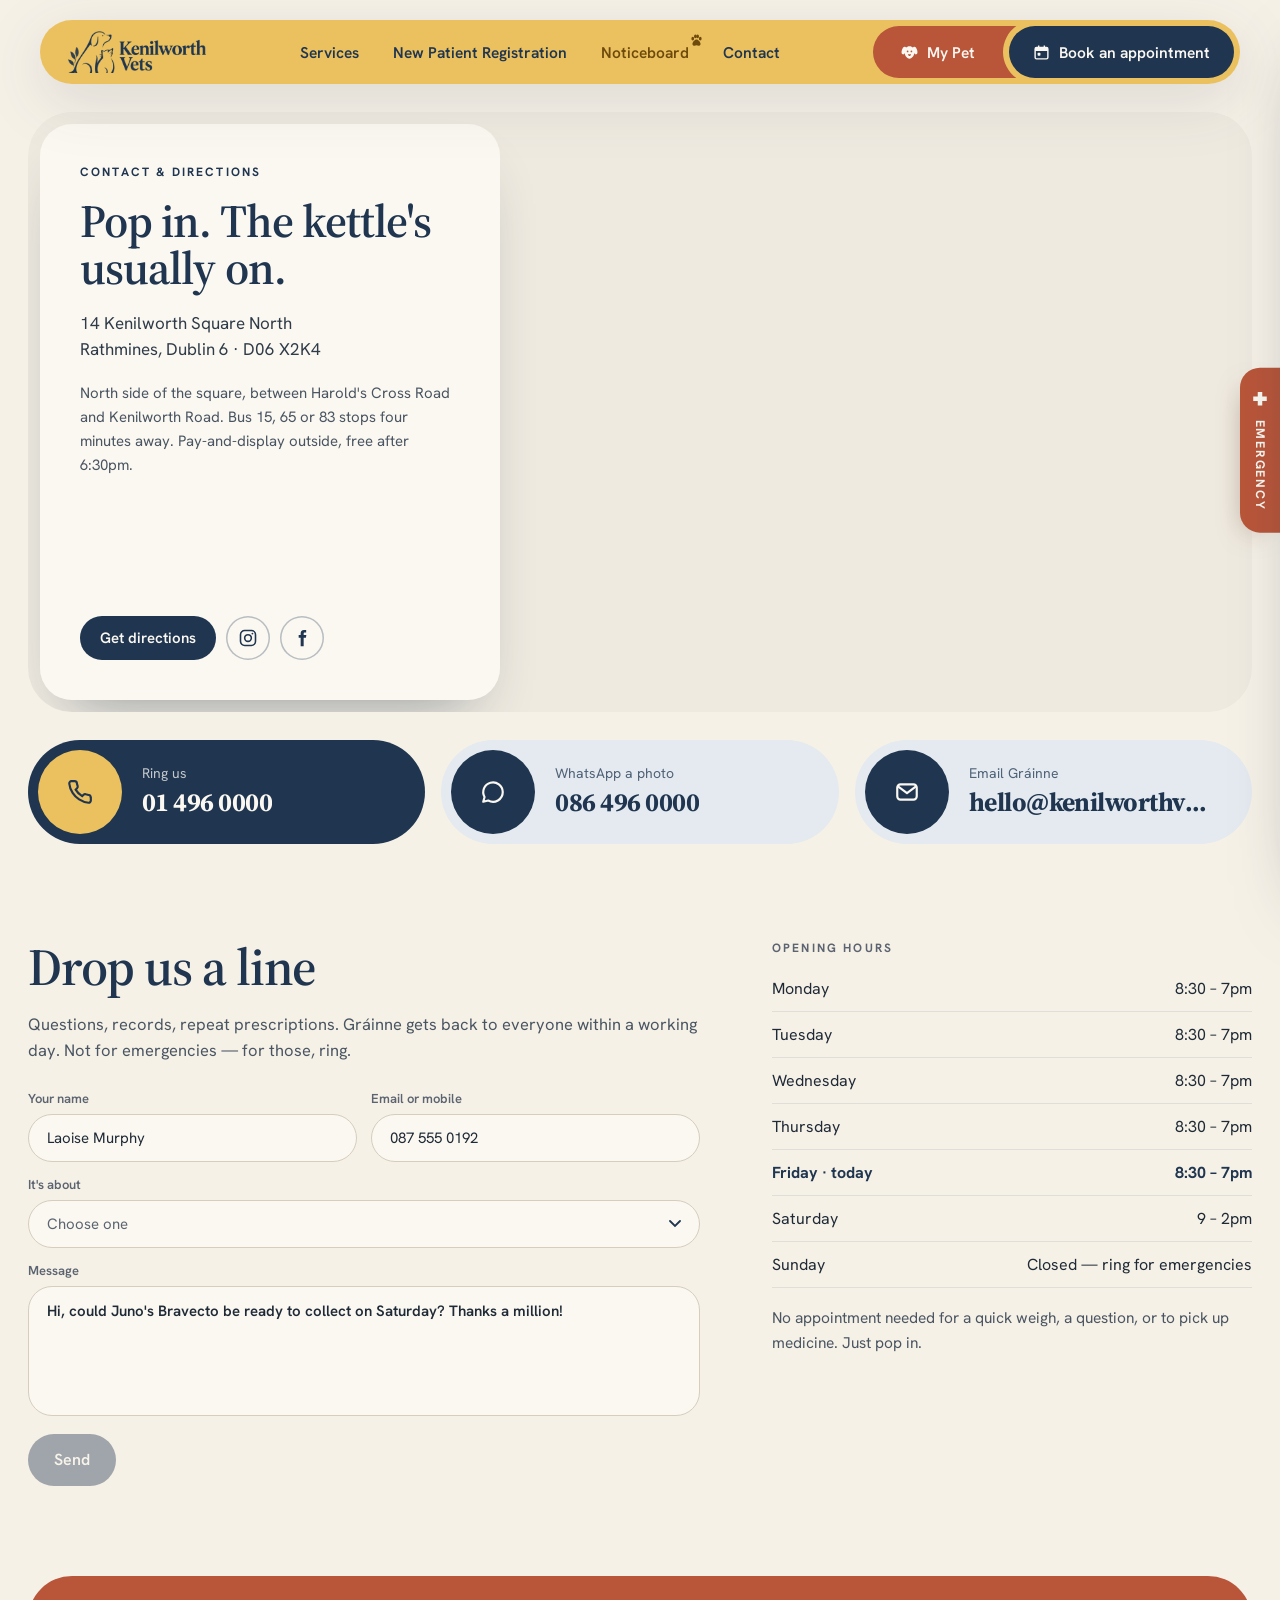
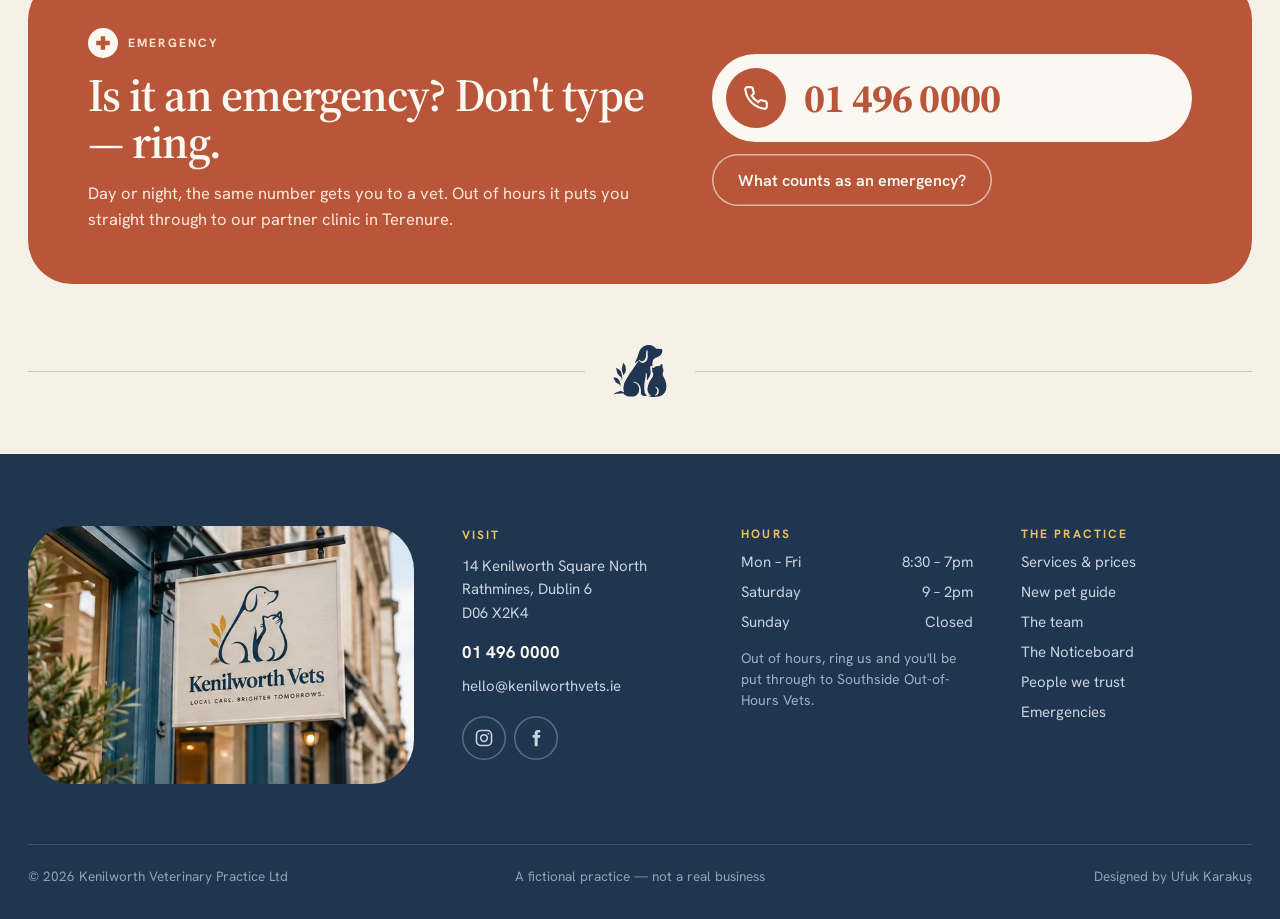
<file: contact/index.html>
<!doctype html>
<html lang="en">
<head>
<meta charset="utf-8">
<meta name="viewport" content="width=device-width, initial-scale=1">
<title>Contact · Kenilworth Vets</title>
<meta name="robots" content="noindex">
<link rel="icon" type="image/svg+xml" href="../images/mark.svg">
<link rel="preconnect" href="https://fonts.googleapis.com">
<link href="https://fonts.googleapis.com/css2?family=Source+Serif+4:ital,opsz,wght@0,8..60,400..700;1,8..60,400..700&amp;family=Hanken+Grotesk:wght@400;500;600;700&amp;display=swap" rel="stylesheet">
<link rel="stylesheet" href="../css/tokens.css">
<link rel="stylesheet" href="../css/site.css">
</head>
<body>
<div class="page" data-page>
<!-- chrome:header -->
<div class="hwrap"><div class="wide"><div class="hshadow"><div class="hbar"><a href="../" class="hlogo" aria-label="Kenilworth Vets home"><img src="../images/logo_onyellow.webp" alt="Kenilworth Vets"></a><nav class="nav" aria-label="Main"><a href="../services/">Services</a><button type="button" data-open-reg><span class="reg-full">New Patient Registration</span><span class="reg-short">New patient reg.</span></button><a href="../noticeboard/" class="nav-nb">Noticeboard<svg width="15" height="15" viewBox="0 0 24 24" fill="currentColor" aria-hidden="true"><ellipse cx="6" cy="9" rx="2.2" ry="2.9"></ellipse><ellipse cx="10.2" cy="5.4" rx="2.2" ry="2.9"></ellipse><ellipse cx="13.8" cy="5.4" rx="2.2" ry="2.9"></ellipse><ellipse cx="18" cy="9" rx="2.2" ry="2.9"></ellipse><path d="M12 10.5c-3 0-6.5 4.2-6.5 7 0 1.8 1.4 2.8 3.2 2.8 1.3 0 2.3-.6 3.3-.6s2 .6 3.3.6c1.8 0 3.2-1 3.2-2.8 0-2.8-3.5-7-6.5-7z"></path></svg></a><a href="../contact/" aria-current="page">Contact</a></nav><div class="hright"><a href="../my-pet/" class="hpet"><svg width="144" height="52" viewBox="0 0 144 52" aria-hidden="true"><path d="M26 0H143.345A32 32 0 0 0 143.345 52H26A26 26 0 0 1 26 0Z"></path></svg><span><svg width="19" height="19" viewBox="0 0 24 24" fill="currentColor" aria-hidden="true"><ellipse cx="5" cy="9.5" rx="2.7" ry="5" transform="rotate(16 5 9.5)"></ellipse><ellipse cx="19" cy="9.5" rx="2.7" ry="5" transform="rotate(-16 19 9.5)"></ellipse><path d="M12 4.2c-3.8 0-6.3 2.9-6.3 7 0 4.5 2.9 8.6 6.3 8.6s6.3-4.1 6.3-8.6c0-4.1-2.5-7-6.3-7z"></path><circle cx="9.6" cy="10.6" r="1.1" fill="#B9563A"></circle><circle cx="14.4" cy="10.6" r="1.1" fill="#B9563A"></circle><path d="M10.4 14.2h3.2c.4 0 .6.5.3.8l-1.4 1.3c-.3.3-.7.3-1 0l-1.4-1.3c-.3-.3-.1-.8.3-.8z" fill="#B9563A"></path></svg>My Pet</span></a><a href="../book/" class="hbook"><svg width="17" height="17" viewBox="0 0 24 24" fill="currentColor" aria-hidden="true"><path d="M7 2h2v2h6V2h2v2h2a3 3 0 0 1 3 3v12a3 3 0 0 1-3 3H5a3 3 0 0 1-3-3V7a3 3 0 0 1 3-3h2zM4 10v9a1 1 0 0 0 1 1h14a1 1 0 0 0 1-1v-9z"></path><rect x="6.5" y="12.5" width="4" height="4" rx="1"></rect></svg><span class="hbook-t">Book<span class="hbook-x"> an appointment</span></span></a><button type="button" class="hmenu" data-open-menu aria-expanded="false" aria-controls="mnav" aria-label="Menu"><svg width="22" height="22" viewBox="0 0 24 24" fill="none" stroke="currentColor" stroke-width="2.2" stroke-linecap="round" aria-hidden="true"><path d="M4 7h16M4 12h16M4 17h10"></path></svg></button></div></div></div></div></div>
<!-- /chrome:header -->
<main>

<section class="sec-intro"><div class="wrap">
<div class="map">
<div class="map-frame"><iframe src="https://www.google.com/maps?q=Kenilworth+Square+North,+Rathmines,+Dublin+6&amp;z=16&amp;output=embed" title="Map of Kenilworth Square North, Rathmines, Dublin 6" referrerpolicy="no-referrer-when-downgrade" allowfullscreen></iframe></div>
<div class="map-card">
<span class="lbl">Contact &amp; directions</span>
<h1 class="serif">Pop in. The kettle's usually on.</h1>
<span class="map-addr">14 Kenilworth Square North<br>Rathmines, Dublin 6 · D06 X2K4</span>
<span class="map-how">North side of the square, between Harold's Cross Road and Kenilworth Road. Bus 15, 65 or 83 stops four minutes away. Pay-and-display outside, free after 6:30pm.</span>
<div class="map-actions"><a href="https://maps.google.com/?q=Kenilworth+Square+Dublin" class="btn btn-navy btn-sm">Get directions</a><a class="soc" href="https://instagram.com" aria-label="Instagram"><svg width="20" height="20" viewBox="0 0 24 24" fill="none" stroke="currentColor" stroke-width="1.9" aria-hidden="true"><rect x="3" y="3" width="18" height="18" rx="5"></rect><circle cx="12" cy="12" r="4"></circle><circle cx="17.3" cy="6.7" r="1.1" fill="currentColor" stroke="none"></circle></svg></a><a class="soc" href="https://facebook.com" aria-label="Facebook"><svg width="20" height="20" viewBox="0 0 24 24" fill="currentColor" aria-hidden="true"><path d="M14 8.5V6.8c0-.8.5-1.3 1.3-1.3H17V2.3h-2.6C11.6 2.3 10.4 4 10.4 6.6v1.9H8v3.3h2.4V22h3.6V11.8h2.7l.5-3.3H14z"></path></svg></a></div>
</div>
</div>
</div></section>

<section class="sec-tiles"><div class="wrap three tiles">
<a href="tel:014960000" class="tile tile-navy"><span class="tile-icon"><svg width="26" height="26" viewBox="0 0 24 24" fill="none" stroke="currentColor" stroke-width="2" stroke-linecap="round" aria-hidden="true"><path d="M22 16.9v3a2 2 0 0 1-2.2 2 19.8 19.8 0 0 1-8.6-3.1 19.5 19.5 0 0 1-6-6A19.8 19.8 0 0 1 2.1 4.2 2 2 0 0 1 4.1 2h3a2 2 0 0 1 2 1.7c.1.9.4 1.8.7 2.7a2 2 0 0 1-.5 2.1L8 9.8a16 16 0 0 0 6 6l1.3-1.3a2 2 0 0 1 2.1-.4c.9.3 1.8.6 2.7.7a2 2 0 0 1 1.7 2z"></path></svg></span><span class="tile-text"><span class="tile-k">Ring us</span><span class="serif tile-v">01 496 0000</span></span></a>
<a href="https://wa.me/353864960000" class="tile"><span class="tile-icon"><svg width="26" height="26" viewBox="0 0 24 24" fill="none" stroke="currentColor" stroke-width="2" stroke-linecap="round" stroke-linejoin="round" aria-hidden="true"><path d="M21 12a9 9 0 0 1-13.4 7.9L3 21l1.2-4.4A9 9 0 1 1 21 12z"></path></svg></span><span class="tile-text"><span class="tile-k">WhatsApp a photo</span><span class="serif tile-v">086 496 0000</span></span></a>
<a href="mailto:hello@kenilworthvets.ie" class="tile"><span class="tile-icon"><svg width="26" height="26" viewBox="0 0 24 24" fill="none" stroke="currentColor" stroke-width="2" stroke-linecap="round" stroke-linejoin="round" aria-hidden="true"><rect x="3" y="5" width="18" height="14" rx="3"></rect><path d="M4 7l8 6 8-6"></path></svg></span><span class="tile-text"><span class="tile-k">Email Gráinne</span><span class="serif tile-v">hello@kenilworthvets.ie</span></span></a>
</div></section>

<section class="sec-write"><div class="wrap two write">
<div>
<form class="write-form" data-write-form novalidate>
<h2 class="serif ttl">Drop us a line</h2>
<p class="lead write-lead">Questions, records, repeat prescriptions. Gráinne gets back to everyone within a working day. Not for emergencies — for those, ring.</p>
<div class="grid2 write-grid">
<label class="field">Your name<input type="text" name="name" value="Laoise Murphy"></label>
<label class="field">Email or mobile<input type="text" name="contact" value="087 555 0192"></label>
<div class="field span2"><span id="about-l">It's about</span><div class="combo" data-combo><button type="button" class="combo-btn" id="about-b" aria-haspopup="listbox" aria-expanded="false" aria-controls="about-list" aria-labelledby="about-l about-v"><span class="combo-v is-empty" id="about-v">Choose one</span><svg class="combo-arrow" width="12" height="8" viewBox="0 0 12 8" aria-hidden="true"><path d="M1 1l5 5 5-5" fill="none" stroke="currentColor" stroke-width="1.8" stroke-linecap="round"></path></svg></button><ul class="combo-list" id="about-list" role="listbox" aria-labelledby="about-l" tabindex="-1" hidden><li role="option" id="about-o1" aria-selected="false">A repeat prescription</li><li role="option" id="about-o2" aria-selected="false">Sending over records</li><li role="option" id="about-o3" aria-selected="false">A question for a vet</li><li role="option" id="about-o4" aria-selected="false">Something else</li></ul><input type="hidden" name="about" value=""></div></div>
<label class="field span2">Message<textarea name="message" rows="5">Hi, could Juno's Bravecto be ready to collect on Saturday? Thanks a million!</textarea></label>
</div>
<div><button type="submit" class="btn btn-navy" disabled aria-disabled="true">Send</button></div>
</form>
</div>
<div class="hours">
<span class="lbl">Opening hours</span>
<div data-hours></div>
<p class="lead hours-p">No appointment needed for a quick weigh, a question, or to pick up medicine. Just pop in.</p>
</div>
</div></section>

<section class="sec-cem"><div class="wrap">
<div class="two cem">
<div class="cem-copy"><span class="lbl elbl"><span class="ecross"><svg width="18" height="18" viewBox="0 0 24 24" aria-hidden="true"><path d="M9 3h6v6h6v6h-6v6H9v-6H3V9h6z" fill="currentColor"></path></svg></span>Emergency</span><span class="serif cem-t">Is it an emergency? Don't type — ring.</span><span class="cem-p">Day or night, the same number gets you to a vet. Out of hours it puts you straight through to our partner clinic in Terenure.</span></div>
<div class="cem-side"><a href="tel:014960000" class="ebox ebox-solid"><span class="eicon eicon-tc"><svg width="26" height="26" viewBox="0 0 24 24" fill="none" stroke="currentColor" stroke-width="2" stroke-linecap="round" aria-hidden="true"><path d="M22 16.9v3a2 2 0 0 1-2.2 2 19.8 19.8 0 0 1-8.6-3.1 19.5 19.5 0 0 1-6-6A19.8 19.8 0 0 1 2.1 4.2 2 2 0 0 1 4.1 2h3a2 2 0 0 1 2 1.7c.1.9.4 1.8.7 2.7a2 2 0 0 1-.5 2.1L8 9.8a16 16 0 0 0 6 6l1.3-1.3a2 2 0 0 1 2.1-.4c.9.3 1.8.6 2.7.7a2 2 0 0 1 1.7 2z"></path></svg></span><span class="serif cem-num">01 496 0000</span></a><button type="button" class="btn btn-ghost" data-open-em>What counts as an emergency?</button></div>
</div>
</div></section>

</main>
<!-- chrome:footer -->
<div class="wrap divider"><span class="line"></span><svg viewBox="33 39 967 951" width="54" height="54" aria-hidden="true"><path fill="#1F3550" fill-rule="evenodd" d="M45 631 L43 639 L73 700 L83 714 L109 736 L144 753 L157 767 L161 782 L165 786 L168 783 L168 761 L160 717 L147 687 L138 674 L115 651 L100 642 L69 632Z M93 463 L92 479 L111 553 L133 587 L173 623 L185 639 L189 651 L191 688 L196 682 L199 637 L191 576 L179 534 L166 512 L145 490 L115 470 L97 462Z M907 390 L901 391 L863 429 L840 426 L813 428 L787 440 L764 459 L754 459 L741 454 L733 454 L730 458 L730 468 L737 484 L733 515 L754 567 L753 591 L746 614 L701 684 L681 721 L661 775 L651 826 L652 868 L664 903 L682 929 L717 954 L710 959 L675 956 L669 961 L675 968 L722 978 L774 979 L797 974 L852 970 L873 965 L912 948 L937 928 L958 903 L977 864 L988 817 L989 780 L986 745 L967 676 L930 604 L924 582 L923 556 L934 521 L936 497 L929 468 L920 456 L919 406 L914 395Z M798 798 L823 811 L840 830 L850 850 L853 886 L849 909 L836 930 L810 950 L783 956 L781 952 L817 913 L826 883 L826 863 L820 839 L811 825 L789 805 L791 799Z M225 376 L218 376 L214 380 L203 410 L191 473 L192 499 L200 532 L215 567 L215 594 L227 582 L250 548 L258 530 L264 494 L258 439 L247 409Z M913 128 L902 120 L814 118 L797 109 L753 69 L712 52 L692 49 L648 49 L628 52 L584 71 L554 92 L522 129 L501 169 L469 274 L431 352 L429 366 L432 369 L441 367 L484 329 L489 332 L489 338 L452 384 L427 427 L321 576 L281 643 L242 717 L232 745 L220 801 L220 845 L229 887 L228 897 L222 897 L202 880 L172 872 L164 873 L85 901 L54 921 L44 936 L49 937 L60 931 L95 921 L194 917 L208 912 L214 914 L234 937 L251 949 L294 967 L318 970 L403 969 L422 967 L435 962 L466 937 L488 909 L500 871 L501 826 L498 807 L488 781 L469 754 L444 733 L424 723 L400 718 L392 713 L402 708 L421 708 L453 719 L472 730 L490 746 L507 768 L517 788 L528 826 L534 880 L532 925 L535 930 L576 962 L637 961 L638 952 L611 923 L602 902 L592 826 L592 774 L596 734 L618 613 L618 549 L624 546 L628 550 L639 578 L641 653 L639 677 L645 680 L686 619 L705 574 L707 533 L701 476 L701 437 L709 427 L719 423 L734 423 L739 418 L738 372 L749 326 L761 305 L788 281 L854 257 L888 230 L899 214 L911 183 L918 145Z M648 141 L652 146 L656 255 L648 300 L637 325 L615 351 L584 369 L558 370 L528 358 L496 328 L496 318 L501 315 L507 317 L535 338 L559 341 L574 336 L600 313 L617 281 L624 253 L628 180 L632 158 L638 145 L642 141Z"></path></svg><span class="line"></span></div>
<footer class="foot">
<div class="wrap foot-grid">
<div class="ph foot-sign"><img src="../images/sign.webp" alt="The Kenilworth Vets sign hanging outside the clinic"></div>
<div class="fcol fcol-visit">
<span class="lbl">Visit</span>
<span>14 Kenilworth Square North<br>Rathmines, Dublin 6<br>D06 X2K4</span>
<a class="flink foot-tel" href="tel:014960000">01 496 0000</a>
<a class="flink" href="mailto:hello@kenilworthvets.ie">hello@kenilworthvets.ie</a>
<div class="foot-soc"><a class="soc flink" href="https://instagram.com" aria-label="Instagram"><svg width="20" height="20" viewBox="0 0 24 24" fill="none" stroke="currentColor" stroke-width="1.9" aria-hidden="true"><rect x="3" y="3" width="18" height="18" rx="5"></rect><circle cx="12" cy="12" r="4"></circle><circle cx="17.3" cy="6.7" r="1.1" fill="currentColor" stroke="none"></circle></svg></a><a class="soc flink" href="https://facebook.com" aria-label="Facebook"><svg width="20" height="20" viewBox="0 0 24 24" fill="currentColor" aria-hidden="true"><path d="M14 8.5V6.8c0-.8.5-1.3 1.3-1.3H17V2.3h-2.6C11.6 2.3 10.4 4 10.4 6.6v1.9H8v3.3h2.4V22h3.6V11.8h2.7l.5-3.3H14z"></path></svg></a></div>
</div>
<div class="fcol">
<span class="lbl">Hours</span>
<div class="frow"><span>Mon – Fri</span><span>8:30 – 7pm</span></div>
<div class="frow"><span>Saturday</span><span>9 – 2pm</span></div>
<div class="frow"><span>Sunday</span><span>Closed</span></div>
<span class="foot-ooh">Out of hours, ring us and you'll be put through to Southside Out-of-Hours Vets.</span>
</div>
<div class="fcol">
<span class="lbl">The practice</span>
<a class="flink" href="../services/">Services &amp; prices</a><a class="flink" href="../new-pet/">New pet guide</a><a class="flink" href="../team/">The team</a><a class="flink" href="../noticeboard/">The Noticeboard</a><a class="flink" href="../people-we-trust/">People we trust</a><a class="flink" href="../emergency/">Emergencies</a>
</div>
</div>
<div class="wrap foot-bottom"><div>
<span>© 2026 Kenilworth Veterinary Practice Ltd</span><span class="c">A fictional practice — not a real business</span><span class="r">Designed by Ufuk Karakuş</span>
</div></div>
</footer>
<!-- /chrome:footer -->
</div>
<!-- chrome:overlays -->
<button type="button" class="tab etab-edge" data-etab="edge" aria-label="Emergency help — drag or press Enter"><svg width="18" height="18" viewBox="0 0 24 24" aria-hidden="true"><path d="M9 3h6v6h6v6h-6v6H9v-6H3V9h6z" fill="currentColor"></path></svg>Emergency</button>
<div class="scrim" data-scrim></div>
<div class="estrip" role="dialog" aria-modal="true" aria-label="Emergency help" aria-hidden="true" tabindex="-1" data-estrip><div class="estrip-in">
<div class="siren eglow"></div><div class="siren eline"></div>
<div class="eclose-wrap"><button type="button" class="eclose" aria-label="Close emergency help" data-close-all><svg width="24" height="24" viewBox="0 0 24 24" fill="none" stroke="currentColor" stroke-width="2.4" stroke-linecap="round" aria-hidden="true"><path d="M6 6l12 12M18 6L6 18"></path></svg></button></div>
<div class="two ebody" data-ebody>
<div class="ecol">
<span class="lbl elbl"><span class="ecross"><svg width="18" height="18" viewBox="0 0 24 24" aria-hidden="true"><path d="M9 3h6v6h6v6h-6v6H9v-6H3V9h6z" fill="currentColor"></path></svg></span>Emergency</span>
<span class="serif ettl">Worried? Ring us now.</span>
<span class="elead" data-em="lead">We're open until 7pm today. Ring us and come straight down — we'll be at the door when you get here.</span>
<div class="esigns">
<div><span class="dot"></span>Struggling to breathe, or gums look pale or blue</div>
<div><span class="dot"></span>Bleeding that hasn't stopped after five minutes</div>
<div><span class="dot"></span>Has eaten something poisonous — chocolate, grapes, lilies, rat bait</div>
<div><span class="dot"></span>Collapsed, can't stand up, or is having a fit</div>
<div><span class="dot"></span>Belly swollen and tight, retching but nothing coming up</div>
<div><span class="dot"></span>A cat straining in the litter tray and nothing coming out</div>
</div>
</div>
<div class="ecol eside">
<a href="tel:014960000" class="ebox ebox-solid" data-em="tel">
<span class="eicon eicon-tc"><svg width="26" height="26" viewBox="0 0 24 24" fill="none" stroke="currentColor" stroke-width="2" stroke-linecap="round" aria-hidden="true"><path d="M22 16.9v3a2 2 0 0 1-2.2 2 19.8 19.8 0 0 1-8.6-3.1 19.5 19.5 0 0 1-6-6A19.8 19.8 0 0 1 2.1 4.2 2 2 0 0 1 4.1 2h3a2 2 0 0 1 2 1.7c.1.9.4 1.8.7 2.7a2 2 0 0 1-.5 2.1L8 9.8a16 16 0 0 0 6 6l1.3-1.3a2 2 0 0 1 2.1-.4c.9.3 1.8.6 2.7.7a2 2 0 0 1 1.7 2z"></path></svg></span>
<span class="etext"><span class="ewho" data-em="who">Kenilworth Vets — open now</span><span class="serif enum" data-em="num">01 496 0000</span></span>
</a>
<a href="https://wa.me/353864960000" class="ebox">
<span class="eicon eicon-glass"><svg width="26" height="26" viewBox="0 0 24 24" fill="none" stroke="currentColor" stroke-width="2" stroke-linecap="round" stroke-linejoin="round" aria-hidden="true"><path d="M21 12a9 9 0 0 1-13.4 7.9L3 21l1.2-4.4A9 9 0 1 1 21 12z"></path></svg></span>
<span class="etext etext-wa"><span class="ewa-t">Not sure? Send us a photo</span><span class="ewa-s">WhatsApp 086 496 0000 — a nurse will get back to you</span></span>
</a>
<div class="ealt">
<span class="ealt-l" data-em="altLabel">Out of hours, the same number puts you through to</span>
<span class="ealt-v" data-em="alt">Southside Out-of-Hours Vets, Terenure</span>
<span class="ealt-s" data-em="altSub">Open all night, every night · 01 490 1100</span>
</div>
<a href="../emergency/" class="eguide">Not sure it can wait till morning? Read our guide</a>
</div>
</div>
</div></div>
<aside class="reg" role="dialog" aria-modal="true" aria-label="New patient registration" aria-hidden="true" tabindex="-1" data-reg>
<div class="reg-in">
<div class="reg-top"><span class="lbl">New patients</span><button type="button" class="closebtn" aria-label="Close" data-close-all><svg width="24" height="24" viewBox="0 0 24 24" fill="none" stroke="currentColor" stroke-width="2.4" stroke-linecap="round" aria-hidden="true"><path d="M6 6l12 12M18 6L6 18"></path></svg></button></div>
<form class="reg-form" data-reg-form novalidate>
<div class="serif reg-ttl">Join the practice</div>
<p class="reg-lead">Just the basics for now. We'll ring you within a working day to say hello and sort out their old records.</p>
<span class="lbl reg-sec">About you</span>
<div class="grid2">
<label class="field">Your name<input type="text" name="name" value="Laoise Murphy"></label>
<label class="field">Mobile<input type="tel" name="mobile" value="087 555 0192"></label>
<label class="field span2">Email<input type="email" name="email" value="laoise.murphy@example.ie"></label>
<label class="field span2">Address<input type="text" name="address" value="31 Leinster Road, Rathmines"></label>
</div>
<span class="lbl reg-sec">Your pet</span>
<div class="chips" data-species role="group" aria-label="Species">
<button type="button" class="chip chip-reg" aria-pressed="false">Dog</button><button type="button" class="chip chip-reg" aria-pressed="false">Cat</button><button type="button" class="chip chip-reg" aria-pressed="false">Rabbit</button><button type="button" class="chip chip-reg" aria-pressed="false">Something else</button>
</div>
<div class="grid2">
<label class="field">Their name<input type="text" name="pet" value=""></label>
<label class="field">Breed<input type="text" name="breed" value=""></label>
<label class="field">Age<input type="text" name="age" value=""></label>
<label class="field">Previous vet (if any)<input type="text" name="prev" value=""></label>
</div>
<button type="submit" class="btn btn-navy reg-send" disabled aria-disabled="true">Send it in</button>
</form>
</div>
</aside>
<div class="mnav" id="mnav" role="dialog" aria-modal="true" aria-label="Menu" aria-hidden="true" tabindex="-1" inert data-mnav>
<div class="mnav-top"><a href="../" class="hlogo" aria-label="Kenilworth Vets home"><img src="../images/logo_onyellow.webp" alt="Kenilworth Vets"></a><button type="button" class="mnav-close" aria-label="Close menu" data-close-all><svg width="22" height="22" viewBox="0 0 24 24" fill="none" stroke="currentColor" stroke-width="2.4" stroke-linecap="round" aria-hidden="true"><path d="M6 6l12 12M18 6L6 18"></path></svg></button></div>
<nav class="mnav-links" aria-label="Main">
<a href="../services/"><span class="serif mnav-t">Services</span><span class="mnav-go"><svg width="18" height="18" viewBox="0 0 24 24" fill="none" stroke="currentColor" stroke-width="2" stroke-linecap="round" aria-hidden="true"><path d="M5 12h14M13 6l6 6-6 6"></path></svg></span></a>
<button type="button" data-open-reg><span class="serif mnav-t">New Patient Registration</span><span class="mnav-go"><svg width="18" height="18" viewBox="0 0 24 24" fill="none" stroke="currentColor" stroke-width="2" stroke-linecap="round" aria-hidden="true"><path d="M5 12h14M13 6l6 6-6 6"></path></svg></span></button>
<a href="../noticeboard/" class="mnav-nb"><span class="serif mnav-t">Noticeboard<svg width="15" height="15" viewBox="0 0 24 24" fill="currentColor" aria-hidden="true"><ellipse cx="6" cy="9" rx="2.2" ry="2.9"></ellipse><ellipse cx="10.2" cy="5.4" rx="2.2" ry="2.9"></ellipse><ellipse cx="13.8" cy="5.4" rx="2.2" ry="2.9"></ellipse><ellipse cx="18" cy="9" rx="2.2" ry="2.9"></ellipse><path d="M12 10.5c-3 0-6.5 4.2-6.5 7 0 1.8 1.4 2.8 3.2 2.8 1.3 0 2.3-.6 3.3-.6s2 .6 3.3.6c1.8 0 3.2-1 3.2-2.8 0-2.8-3.5-7-6.5-7z"></path></svg></span><span class="mnav-go"><svg width="18" height="18" viewBox="0 0 24 24" fill="none" stroke="currentColor" stroke-width="2" stroke-linecap="round" aria-hidden="true"><path d="M5 12h14M13 6l6 6-6 6"></path></svg></span></a>
<a href="../contact/" aria-current="page"><span class="serif mnav-t">Contact</span><span class="mnav-go"><svg width="18" height="18" viewBox="0 0 24 24" fill="none" stroke="currentColor" stroke-width="2" stroke-linecap="round" aria-hidden="true"><path d="M5 12h14M13 6l6 6-6 6"></path></svg></span></a>
</nav>
<div class="mnav-acts"><a href="../my-pet/" class="btn mnav-pet"><svg width="19" height="19" viewBox="0 0 24 24" fill="currentColor" aria-hidden="true"><ellipse cx="5" cy="9.5" rx="2.7" ry="5" transform="rotate(16 5 9.5)"></ellipse><ellipse cx="19" cy="9.5" rx="2.7" ry="5" transform="rotate(-16 19 9.5)"></ellipse><path d="M12 4.2c-3.8 0-6.3 2.9-6.3 7 0 4.5 2.9 8.6 6.3 8.6s6.3-4.1 6.3-8.6c0-4.1-2.5-7-6.3-7z"></path><circle cx="9.6" cy="10.6" r="1.1" fill="#B9563A"></circle><circle cx="14.4" cy="10.6" r="1.1" fill="#B9563A"></circle><path d="M10.4 14.2h3.2c.4 0 .6.5.3.8l-1.4 1.3c-.3.3-.7.3-1 0l-1.4-1.3c-.3-.3-.1-.8.3-.8z" fill="#B9563A"></path></svg>My Pet</a><a href="../book/" class="btn btn-navy"><svg width="17" height="17" viewBox="0 0 24 24" fill="currentColor" aria-hidden="true"><path d="M7 2h2v2h6V2h2v2h2a3 3 0 0 1 3 3v12a3 3 0 0 1-3 3H5a3 3 0 0 1-3-3V7a3 3 0 0 1 3-3h2zM4 10v9a1 1 0 0 0 1 1h14a1 1 0 0 0 1-1v-9z"></path><rect x="6.5" y="12.5" width="4" height="4" rx="1"></rect></svg>Book an appointment</a><button type="button" class="mnav-em" data-open-em><span class="mnav-em-i"><svg width="16" height="16" viewBox="0 0 24 24" aria-hidden="true"><path d="M9 3h6v6h6v6h-6v6H9v-6H3V9h6z" fill="currentColor"></path></svg></span>Emergency help</button></div>
</div>
<!-- /chrome:overlays -->
<script type="module" src="../js/site.js"></script>
<script type="module" src="../js/contact.js"></script>
</body>
</html>
</file>
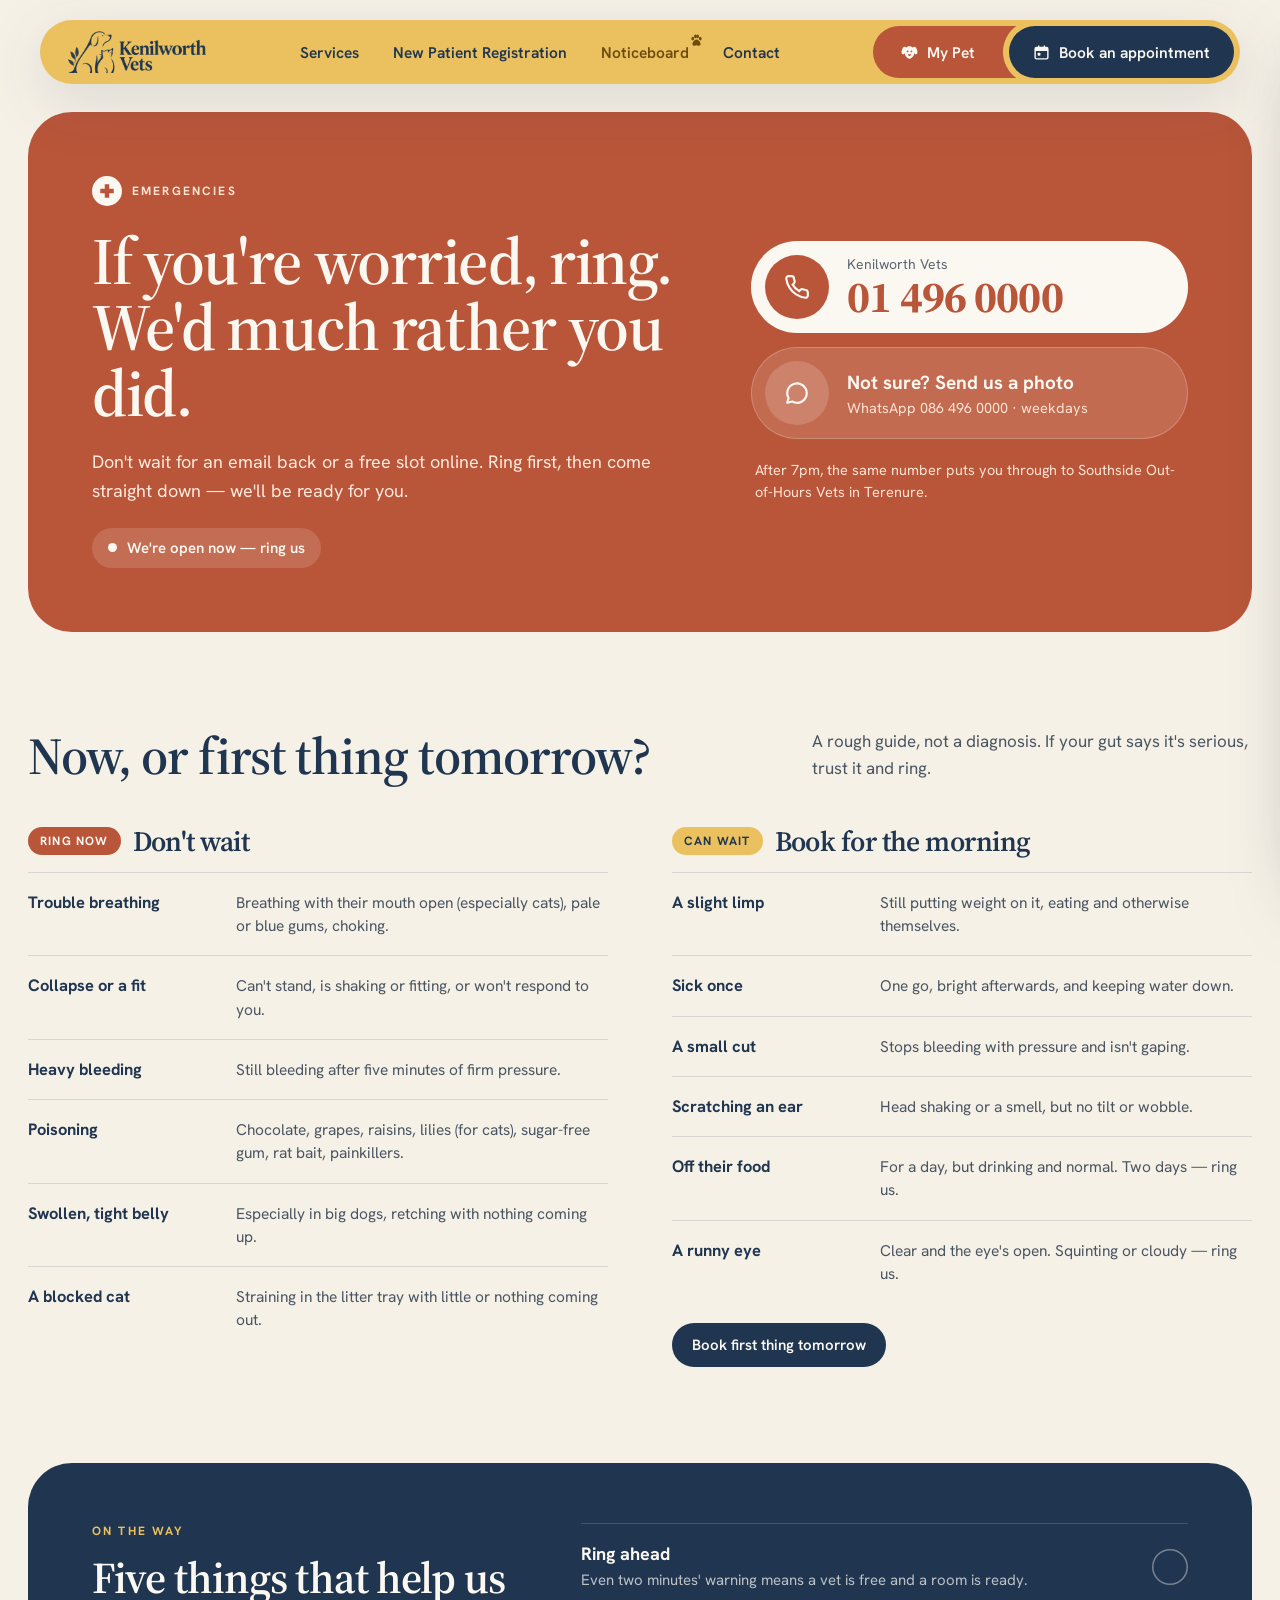
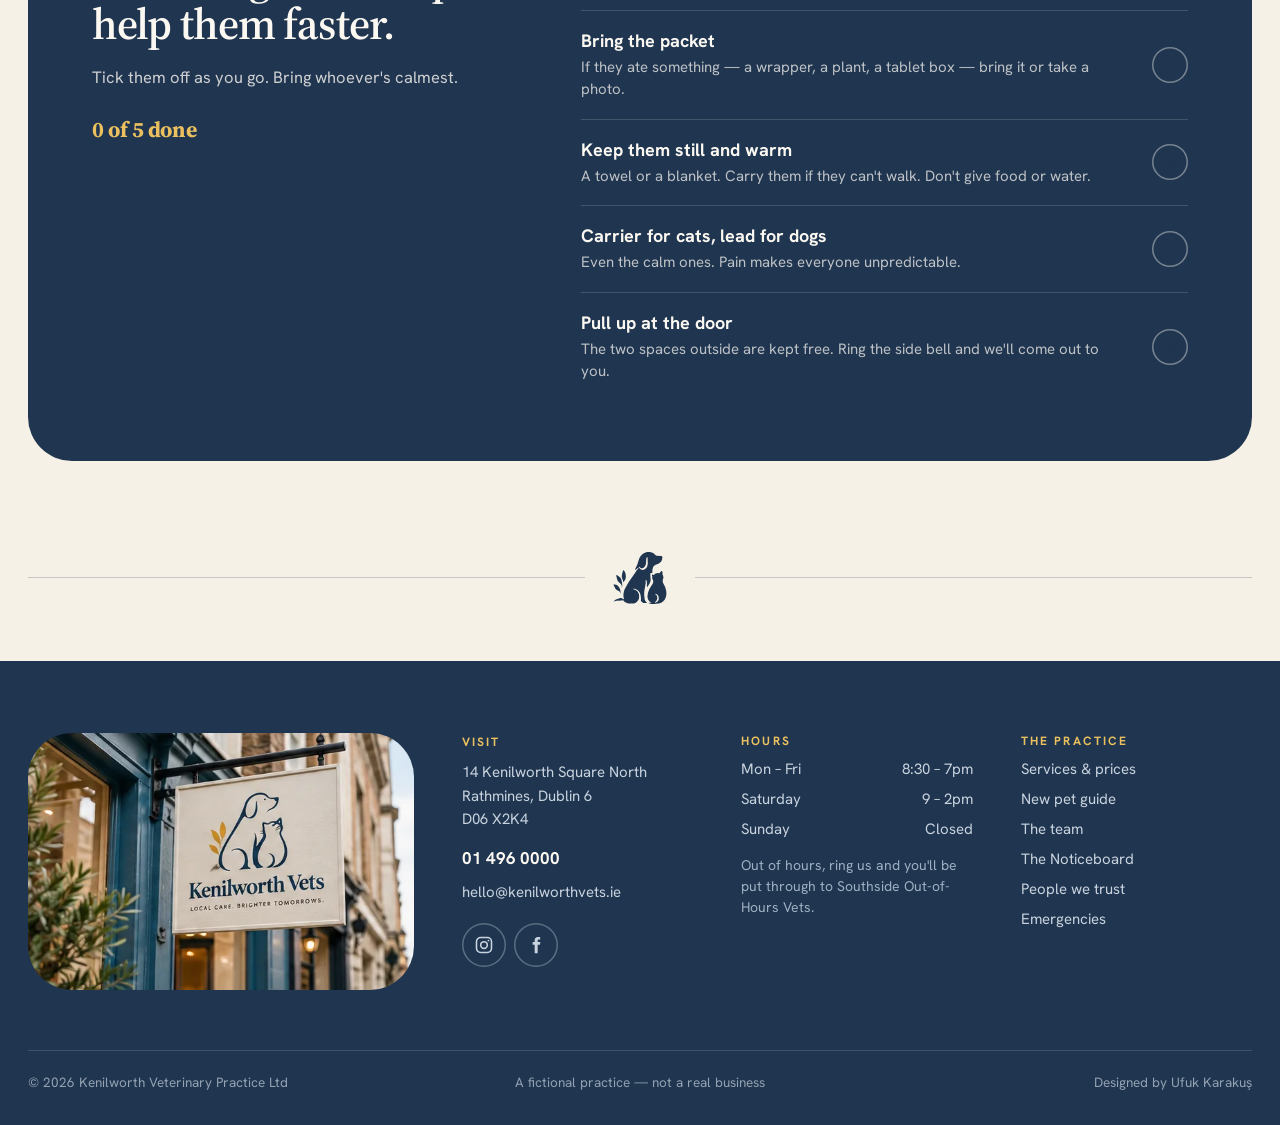
<file: emergency/index.html>
<!doctype html>
<html lang="en">
<head>
<meta charset="utf-8">
<meta name="viewport" content="width=device-width, initial-scale=1">
<title>Emergencies · Kenilworth Vets</title>
<meta name="robots" content="noindex">
<link rel="icon" type="image/svg+xml" href="../images/mark.svg">
<link rel="preconnect" href="https://fonts.googleapis.com">
<link href="https://fonts.googleapis.com/css2?family=Source+Serif+4:ital,opsz,wght@0,8..60,400..700;1,8..60,400..700&amp;family=Hanken+Grotesk:wght@400;500;600;700&amp;display=swap" rel="stylesheet">
<link rel="stylesheet" href="../css/tokens.css">
<link rel="stylesheet" href="../css/site.css">
</head>
<body>
<div class="page" data-page>
<!-- chrome:header -->
<div class="hwrap"><div class="wide"><div class="hshadow"><div class="hbar"><a href="../" class="hlogo" aria-label="Kenilworth Vets home"><img src="../images/logo_onyellow.webp" alt="Kenilworth Vets"></a><nav class="nav" aria-label="Main"><a href="../services/">Services</a><button type="button" data-open-reg><span class="reg-full">New Patient Registration</span><span class="reg-short">New patient reg.</span></button><a href="../noticeboard/" class="nav-nb">Noticeboard<svg width="15" height="15" viewBox="0 0 24 24" fill="currentColor" aria-hidden="true"><ellipse cx="6" cy="9" rx="2.2" ry="2.9"></ellipse><ellipse cx="10.2" cy="5.4" rx="2.2" ry="2.9"></ellipse><ellipse cx="13.8" cy="5.4" rx="2.2" ry="2.9"></ellipse><ellipse cx="18" cy="9" rx="2.2" ry="2.9"></ellipse><path d="M12 10.5c-3 0-6.5 4.2-6.5 7 0 1.8 1.4 2.8 3.2 2.8 1.3 0 2.3-.6 3.3-.6s2 .6 3.3.6c1.8 0 3.2-1 3.2-2.8 0-2.8-3.5-7-6.5-7z"></path></svg></a><a href="../contact/">Contact</a></nav><div class="hright"><a href="../my-pet/" class="hpet"><svg width="144" height="52" viewBox="0 0 144 52" aria-hidden="true"><path d="M26 0H143.345A32 32 0 0 0 143.345 52H26A26 26 0 0 1 26 0Z"></path></svg><span><svg width="19" height="19" viewBox="0 0 24 24" fill="currentColor" aria-hidden="true"><ellipse cx="5" cy="9.5" rx="2.7" ry="5" transform="rotate(16 5 9.5)"></ellipse><ellipse cx="19" cy="9.5" rx="2.7" ry="5" transform="rotate(-16 19 9.5)"></ellipse><path d="M12 4.2c-3.8 0-6.3 2.9-6.3 7 0 4.5 2.9 8.6 6.3 8.6s6.3-4.1 6.3-8.6c0-4.1-2.5-7-6.3-7z"></path><circle cx="9.6" cy="10.6" r="1.1" fill="#B9563A"></circle><circle cx="14.4" cy="10.6" r="1.1" fill="#B9563A"></circle><path d="M10.4 14.2h3.2c.4 0 .6.5.3.8l-1.4 1.3c-.3.3-.7.3-1 0l-1.4-1.3c-.3-.3-.1-.8.3-.8z" fill="#B9563A"></path></svg>My Pet</span></a><a href="../book/" class="hbook"><svg width="17" height="17" viewBox="0 0 24 24" fill="currentColor" aria-hidden="true"><path d="M7 2h2v2h6V2h2v2h2a3 3 0 0 1 3 3v12a3 3 0 0 1-3 3H5a3 3 0 0 1-3-3V7a3 3 0 0 1 3-3h2zM4 10v9a1 1 0 0 0 1 1h14a1 1 0 0 0 1-1v-9z"></path><rect x="6.5" y="12.5" width="4" height="4" rx="1"></rect></svg><span class="hbook-t">Book<span class="hbook-x"> an appointment</span></span></a><button type="button" class="hmenu" data-open-menu aria-expanded="false" aria-controls="mnav" aria-label="Menu"><svg width="22" height="22" viewBox="0 0 24 24" fill="none" stroke="currentColor" stroke-width="2.2" stroke-linecap="round" aria-hidden="true"><path d="M4 7h16M4 12h16M4 17h10"></path></svg></button></div></div></div></div></div>
<!-- /chrome:header -->
<main>

<section class="sec-intro"><div class="wrap">
<div class="two ehero">
<div class="ehero-copy">
<span class="lbl elbl"><span class="ecross"><svg width="18" height="18" viewBox="0 0 24 24" aria-hidden="true"><path d="M9 3h6v6h6v6h-6v6H9v-6H3V9h6z" fill="currentColor"></path></svg></span>Emergencies</span>
<h1 class="serif">If you're worried, ring. We'd much rather you did.</h1>
<p class="ehero-p">Don't wait for an email back or a free slot online. Ring first, then come straight down — we'll be ready for you.</p>
<span class="ehero-status"><span class="dot"></span><span data-es="line">We're open now — ring us</span></span>
</div>
<div class="ehero-side">
<a href="tel:014960000" class="ebox ebox-solid" data-es="tel"><span class="eicon eicon-tc"><svg width="26" height="26" viewBox="0 0 24 24" fill="none" stroke="currentColor" stroke-width="2" stroke-linecap="round" aria-hidden="true"><path d="M22 16.9v3a2 2 0 0 1-2.2 2 19.8 19.8 0 0 1-8.6-3.1 19.5 19.5 0 0 1-6-6A19.8 19.8 0 0 1 2.1 4.2 2 2 0 0 1 4.1 2h3a2 2 0 0 1 2 1.7c.1.9.4 1.8.7 2.7a2 2 0 0 1-.5 2.1L8 9.8a16 16 0 0 0 6 6l1.3-1.3a2 2 0 0 1 2.1-.4c.9.3 1.8.6 2.7.7a2 2 0 0 1 1.7 2z"></path></svg></span><span class="etext"><span class="ewho" data-es="who">Kenilworth Vets</span><span class="serif enum" data-es="num">01 496 0000</span></span></a>
<a href="https://wa.me/353864960000" class="ebox"><span class="eicon eicon-glass"><svg width="26" height="26" viewBox="0 0 24 24" fill="none" stroke="currentColor" stroke-width="2" stroke-linecap="round" stroke-linejoin="round" aria-hidden="true"><path d="M21 12a9 9 0 0 1-13.4 7.9L3 21l1.2-4.4A9 9 0 1 1 21 12z"></path></svg></span><span class="etext etext-wa"><span class="ewa-t">Not sure? Send us a photo</span><span class="ewa-s">WhatsApp 086 496 0000 · weekdays</span></span></a>
<span class="ehero-sub" data-es="sub">After 7pm, the same number puts you through to Southside Out-of-Hours Vets in Terenure.</span>
</div>
</div>
</div></section>

<section class="sec-triage"><div class="wrap">
<div class="triage-head"><h2 class="serif ttl">Now, or first thing tomorrow?</h2><p class="lead triage-lead">A rough guide, not a diagnosis. If your gut says it's serious, trust it and ring.</p></div>
<div class="two triage">
<div><div class="triage-h"><span class="tag tag-now">Ring now</span><span class="serif">Don't wait</span></div><div data-now></div></div>
<div><div class="triage-h"><span class="tag tag-wait">Can wait</span><span class="serif">Book for the morning</span></div><div data-later></div>
<div class="triage-cta"><a href="../book/" class="btn btn-navy btn-sm">Book first thing tomorrow</a></div></div>
</div>
</div></section>

<section class="sec-onway"><div class="wrap">
<div class="two onway">
<div class="onway-copy"><span class="lbl">On the way</span><span class="serif onway-t">Five things that help us help them faster.</span><span class="onway-p">Tick them off as you go. Bring whoever's calmest.</span><span class="serif onway-count" data-done-label aria-live="polite">0 of 5 done</span></div>
<div data-steps></div>
</div>
</div></section>

</main>
<!-- chrome:footer -->
<div class="wrap divider"><span class="line"></span><svg viewBox="33 39 967 951" width="54" height="54" aria-hidden="true"><path fill="#1F3550" fill-rule="evenodd" d="M45 631 L43 639 L73 700 L83 714 L109 736 L144 753 L157 767 L161 782 L165 786 L168 783 L168 761 L160 717 L147 687 L138 674 L115 651 L100 642 L69 632Z M93 463 L92 479 L111 553 L133 587 L173 623 L185 639 L189 651 L191 688 L196 682 L199 637 L191 576 L179 534 L166 512 L145 490 L115 470 L97 462Z M907 390 L901 391 L863 429 L840 426 L813 428 L787 440 L764 459 L754 459 L741 454 L733 454 L730 458 L730 468 L737 484 L733 515 L754 567 L753 591 L746 614 L701 684 L681 721 L661 775 L651 826 L652 868 L664 903 L682 929 L717 954 L710 959 L675 956 L669 961 L675 968 L722 978 L774 979 L797 974 L852 970 L873 965 L912 948 L937 928 L958 903 L977 864 L988 817 L989 780 L986 745 L967 676 L930 604 L924 582 L923 556 L934 521 L936 497 L929 468 L920 456 L919 406 L914 395Z M798 798 L823 811 L840 830 L850 850 L853 886 L849 909 L836 930 L810 950 L783 956 L781 952 L817 913 L826 883 L826 863 L820 839 L811 825 L789 805 L791 799Z M225 376 L218 376 L214 380 L203 410 L191 473 L192 499 L200 532 L215 567 L215 594 L227 582 L250 548 L258 530 L264 494 L258 439 L247 409Z M913 128 L902 120 L814 118 L797 109 L753 69 L712 52 L692 49 L648 49 L628 52 L584 71 L554 92 L522 129 L501 169 L469 274 L431 352 L429 366 L432 369 L441 367 L484 329 L489 332 L489 338 L452 384 L427 427 L321 576 L281 643 L242 717 L232 745 L220 801 L220 845 L229 887 L228 897 L222 897 L202 880 L172 872 L164 873 L85 901 L54 921 L44 936 L49 937 L60 931 L95 921 L194 917 L208 912 L214 914 L234 937 L251 949 L294 967 L318 970 L403 969 L422 967 L435 962 L466 937 L488 909 L500 871 L501 826 L498 807 L488 781 L469 754 L444 733 L424 723 L400 718 L392 713 L402 708 L421 708 L453 719 L472 730 L490 746 L507 768 L517 788 L528 826 L534 880 L532 925 L535 930 L576 962 L637 961 L638 952 L611 923 L602 902 L592 826 L592 774 L596 734 L618 613 L618 549 L624 546 L628 550 L639 578 L641 653 L639 677 L645 680 L686 619 L705 574 L707 533 L701 476 L701 437 L709 427 L719 423 L734 423 L739 418 L738 372 L749 326 L761 305 L788 281 L854 257 L888 230 L899 214 L911 183 L918 145Z M648 141 L652 146 L656 255 L648 300 L637 325 L615 351 L584 369 L558 370 L528 358 L496 328 L496 318 L501 315 L507 317 L535 338 L559 341 L574 336 L600 313 L617 281 L624 253 L628 180 L632 158 L638 145 L642 141Z"></path></svg><span class="line"></span></div>
<footer class="foot">
<div class="wrap foot-grid">
<div class="ph foot-sign"><img src="../images/sign.webp" alt="The Kenilworth Vets sign hanging outside the clinic"></div>
<div class="fcol fcol-visit">
<span class="lbl">Visit</span>
<span>14 Kenilworth Square North<br>Rathmines, Dublin 6<br>D06 X2K4</span>
<a class="flink foot-tel" href="tel:014960000">01 496 0000</a>
<a class="flink" href="mailto:hello@kenilworthvets.ie">hello@kenilworthvets.ie</a>
<div class="foot-soc"><a class="soc flink" href="https://instagram.com" aria-label="Instagram"><svg width="20" height="20" viewBox="0 0 24 24" fill="none" stroke="currentColor" stroke-width="1.9" aria-hidden="true"><rect x="3" y="3" width="18" height="18" rx="5"></rect><circle cx="12" cy="12" r="4"></circle><circle cx="17.3" cy="6.7" r="1.1" fill="currentColor" stroke="none"></circle></svg></a><a class="soc flink" href="https://facebook.com" aria-label="Facebook"><svg width="20" height="20" viewBox="0 0 24 24" fill="currentColor" aria-hidden="true"><path d="M14 8.5V6.8c0-.8.5-1.3 1.3-1.3H17V2.3h-2.6C11.6 2.3 10.4 4 10.4 6.6v1.9H8v3.3h2.4V22h3.6V11.8h2.7l.5-3.3H14z"></path></svg></a></div>
</div>
<div class="fcol">
<span class="lbl">Hours</span>
<div class="frow"><span>Mon – Fri</span><span>8:30 – 7pm</span></div>
<div class="frow"><span>Saturday</span><span>9 – 2pm</span></div>
<div class="frow"><span>Sunday</span><span>Closed</span></div>
<span class="foot-ooh">Out of hours, ring us and you'll be put through to Southside Out-of-Hours Vets.</span>
</div>
<div class="fcol">
<span class="lbl">The practice</span>
<a class="flink" href="../services/">Services &amp; prices</a><a class="flink" href="../new-pet/">New pet guide</a><a class="flink" href="../team/">The team</a><a class="flink" href="../noticeboard/">The Noticeboard</a><a class="flink" href="../people-we-trust/">People we trust</a><a class="flink" href="../emergency/">Emergencies</a>
</div>
</div>
<div class="wrap foot-bottom"><div>
<span>© 2026 Kenilworth Veterinary Practice Ltd</span><span class="c">A fictional practice — not a real business</span><span class="r">Designed by Ufuk Karakuş</span>
</div></div>
</footer>
<!-- /chrome:footer -->
</div>
<!-- chrome:overlays -->
<div class="scrim" data-scrim></div>
<div class="estrip" role="dialog" aria-modal="true" aria-label="Emergency help" aria-hidden="true" tabindex="-1" data-estrip><div class="estrip-in">
<div class="siren eglow"></div><div class="siren eline"></div>
<div class="eclose-wrap"><button type="button" class="eclose" aria-label="Close emergency help" data-close-all><svg width="24" height="24" viewBox="0 0 24 24" fill="none" stroke="currentColor" stroke-width="2.4" stroke-linecap="round" aria-hidden="true"><path d="M6 6l12 12M18 6L6 18"></path></svg></button></div>
<div class="two ebody" data-ebody>
<div class="ecol">
<span class="lbl elbl"><span class="ecross"><svg width="18" height="18" viewBox="0 0 24 24" aria-hidden="true"><path d="M9 3h6v6h6v6h-6v6H9v-6H3V9h6z" fill="currentColor"></path></svg></span>Emergency</span>
<span class="serif ettl">Worried? Ring us now.</span>
<span class="elead" data-em="lead">We're open until 7pm today. Ring us and come straight down — we'll be at the door when you get here.</span>
<div class="esigns">
<div><span class="dot"></span>Struggling to breathe, or gums look pale or blue</div>
<div><span class="dot"></span>Bleeding that hasn't stopped after five minutes</div>
<div><span class="dot"></span>Has eaten something poisonous — chocolate, grapes, lilies, rat bait</div>
<div><span class="dot"></span>Collapsed, can't stand up, or is having a fit</div>
<div><span class="dot"></span>Belly swollen and tight, retching but nothing coming up</div>
<div><span class="dot"></span>A cat straining in the litter tray and nothing coming out</div>
</div>
</div>
<div class="ecol eside">
<a href="tel:014960000" class="ebox ebox-solid" data-em="tel">
<span class="eicon eicon-tc"><svg width="26" height="26" viewBox="0 0 24 24" fill="none" stroke="currentColor" stroke-width="2" stroke-linecap="round" aria-hidden="true"><path d="M22 16.9v3a2 2 0 0 1-2.2 2 19.8 19.8 0 0 1-8.6-3.1 19.5 19.5 0 0 1-6-6A19.8 19.8 0 0 1 2.1 4.2 2 2 0 0 1 4.1 2h3a2 2 0 0 1 2 1.7c.1.9.4 1.8.7 2.7a2 2 0 0 1-.5 2.1L8 9.8a16 16 0 0 0 6 6l1.3-1.3a2 2 0 0 1 2.1-.4c.9.3 1.8.6 2.7.7a2 2 0 0 1 1.7 2z"></path></svg></span>
<span class="etext"><span class="ewho" data-em="who">Kenilworth Vets — open now</span><span class="serif enum" data-em="num">01 496 0000</span></span>
</a>
<a href="https://wa.me/353864960000" class="ebox">
<span class="eicon eicon-glass"><svg width="26" height="26" viewBox="0 0 24 24" fill="none" stroke="currentColor" stroke-width="2" stroke-linecap="round" stroke-linejoin="round" aria-hidden="true"><path d="M21 12a9 9 0 0 1-13.4 7.9L3 21l1.2-4.4A9 9 0 1 1 21 12z"></path></svg></span>
<span class="etext etext-wa"><span class="ewa-t">Not sure? Send us a photo</span><span class="ewa-s">WhatsApp 086 496 0000 — a nurse will get back to you</span></span>
</a>
<div class="ealt">
<span class="ealt-l" data-em="altLabel">Out of hours, the same number puts you through to</span>
<span class="ealt-v" data-em="alt">Southside Out-of-Hours Vets, Terenure</span>
<span class="ealt-s" data-em="altSub">Open all night, every night · 01 490 1100</span>
</div>
<a href="../emergency/" class="eguide">Not sure it can wait till morning? Read our guide</a>
</div>
</div>
</div></div>
<aside class="reg" role="dialog" aria-modal="true" aria-label="New patient registration" aria-hidden="true" tabindex="-1" data-reg>
<div class="reg-in">
<div class="reg-top"><span class="lbl">New patients</span><button type="button" class="closebtn" aria-label="Close" data-close-all><svg width="24" height="24" viewBox="0 0 24 24" fill="none" stroke="currentColor" stroke-width="2.4" stroke-linecap="round" aria-hidden="true"><path d="M6 6l12 12M18 6L6 18"></path></svg></button></div>
<form class="reg-form" data-reg-form novalidate>
<div class="serif reg-ttl">Join the practice</div>
<p class="reg-lead">Just the basics for now. We'll ring you within a working day to say hello and sort out their old records.</p>
<span class="lbl reg-sec">About you</span>
<div class="grid2">
<label class="field">Your name<input type="text" name="name" value="Laoise Murphy"></label>
<label class="field">Mobile<input type="tel" name="mobile" value="087 555 0192"></label>
<label class="field span2">Email<input type="email" name="email" value="laoise.murphy@example.ie"></label>
<label class="field span2">Address<input type="text" name="address" value="31 Leinster Road, Rathmines"></label>
</div>
<span class="lbl reg-sec">Your pet</span>
<div class="chips" data-species role="group" aria-label="Species">
<button type="button" class="chip chip-reg" aria-pressed="false">Dog</button><button type="button" class="chip chip-reg" aria-pressed="false">Cat</button><button type="button" class="chip chip-reg" aria-pressed="false">Rabbit</button><button type="button" class="chip chip-reg" aria-pressed="false">Something else</button>
</div>
<div class="grid2">
<label class="field">Their name<input type="text" name="pet" value=""></label>
<label class="field">Breed<input type="text" name="breed" value=""></label>
<label class="field">Age<input type="text" name="age" value=""></label>
<label class="field">Previous vet (if any)<input type="text" name="prev" value=""></label>
</div>
<button type="submit" class="btn btn-navy reg-send" disabled aria-disabled="true">Send it in</button>
</form>
</div>
</aside>
<div class="mnav" id="mnav" role="dialog" aria-modal="true" aria-label="Menu" aria-hidden="true" tabindex="-1" inert data-mnav>
<div class="mnav-top"><a href="../" class="hlogo" aria-label="Kenilworth Vets home"><img src="../images/logo_onyellow.webp" alt="Kenilworth Vets"></a><button type="button" class="mnav-close" aria-label="Close menu" data-close-all><svg width="22" height="22" viewBox="0 0 24 24" fill="none" stroke="currentColor" stroke-width="2.4" stroke-linecap="round" aria-hidden="true"><path d="M6 6l12 12M18 6L6 18"></path></svg></button></div>
<nav class="mnav-links" aria-label="Main">
<a href="../services/"><span class="serif mnav-t">Services</span><span class="mnav-go"><svg width="18" height="18" viewBox="0 0 24 24" fill="none" stroke="currentColor" stroke-width="2" stroke-linecap="round" aria-hidden="true"><path d="M5 12h14M13 6l6 6-6 6"></path></svg></span></a>
<button type="button" data-open-reg><span class="serif mnav-t">New Patient Registration</span><span class="mnav-go"><svg width="18" height="18" viewBox="0 0 24 24" fill="none" stroke="currentColor" stroke-width="2" stroke-linecap="round" aria-hidden="true"><path d="M5 12h14M13 6l6 6-6 6"></path></svg></span></button>
<a href="../noticeboard/" class="mnav-nb"><span class="serif mnav-t">Noticeboard<svg width="15" height="15" viewBox="0 0 24 24" fill="currentColor" aria-hidden="true"><ellipse cx="6" cy="9" rx="2.2" ry="2.9"></ellipse><ellipse cx="10.2" cy="5.4" rx="2.2" ry="2.9"></ellipse><ellipse cx="13.8" cy="5.4" rx="2.2" ry="2.9"></ellipse><ellipse cx="18" cy="9" rx="2.2" ry="2.9"></ellipse><path d="M12 10.5c-3 0-6.5 4.2-6.5 7 0 1.8 1.4 2.8 3.2 2.8 1.3 0 2.3-.6 3.3-.6s2 .6 3.3.6c1.8 0 3.2-1 3.2-2.8 0-2.8-3.5-7-6.5-7z"></path></svg></span><span class="mnav-go"><svg width="18" height="18" viewBox="0 0 24 24" fill="none" stroke="currentColor" stroke-width="2" stroke-linecap="round" aria-hidden="true"><path d="M5 12h14M13 6l6 6-6 6"></path></svg></span></a>
<a href="../contact/"><span class="serif mnav-t">Contact</span><span class="mnav-go"><svg width="18" height="18" viewBox="0 0 24 24" fill="none" stroke="currentColor" stroke-width="2" stroke-linecap="round" aria-hidden="true"><path d="M5 12h14M13 6l6 6-6 6"></path></svg></span></a>
</nav>
<div class="mnav-acts"><a href="../my-pet/" class="btn mnav-pet"><svg width="19" height="19" viewBox="0 0 24 24" fill="currentColor" aria-hidden="true"><ellipse cx="5" cy="9.5" rx="2.7" ry="5" transform="rotate(16 5 9.5)"></ellipse><ellipse cx="19" cy="9.5" rx="2.7" ry="5" transform="rotate(-16 19 9.5)"></ellipse><path d="M12 4.2c-3.8 0-6.3 2.9-6.3 7 0 4.5 2.9 8.6 6.3 8.6s6.3-4.1 6.3-8.6c0-4.1-2.5-7-6.3-7z"></path><circle cx="9.6" cy="10.6" r="1.1" fill="#B9563A"></circle><circle cx="14.4" cy="10.6" r="1.1" fill="#B9563A"></circle><path d="M10.4 14.2h3.2c.4 0 .6.5.3.8l-1.4 1.3c-.3.3-.7.3-1 0l-1.4-1.3c-.3-.3-.1-.8.3-.8z" fill="#B9563A"></path></svg>My Pet</a><a href="../book/" class="btn btn-navy"><svg width="17" height="17" viewBox="0 0 24 24" fill="currentColor" aria-hidden="true"><path d="M7 2h2v2h6V2h2v2h2a3 3 0 0 1 3 3v12a3 3 0 0 1-3 3H5a3 3 0 0 1-3-3V7a3 3 0 0 1 3-3h2zM4 10v9a1 1 0 0 0 1 1h14a1 1 0 0 0 1-1v-9z"></path><rect x="6.5" y="12.5" width="4" height="4" rx="1"></rect></svg>Book an appointment</a><button type="button" class="mnav-em" data-open-em><span class="mnav-em-i"><svg width="16" height="16" viewBox="0 0 24 24" aria-hidden="true"><path d="M9 3h6v6h6v6h-6v6H9v-6H3V9h6z" fill="currentColor"></path></svg></span>Emergency help</button></div>
</div>
<!-- /chrome:overlays -->
<script type="module" src="../js/site.js"></script>
<script type="module" src="../js/emergency.js"></script>
</body>
</html>
</file>
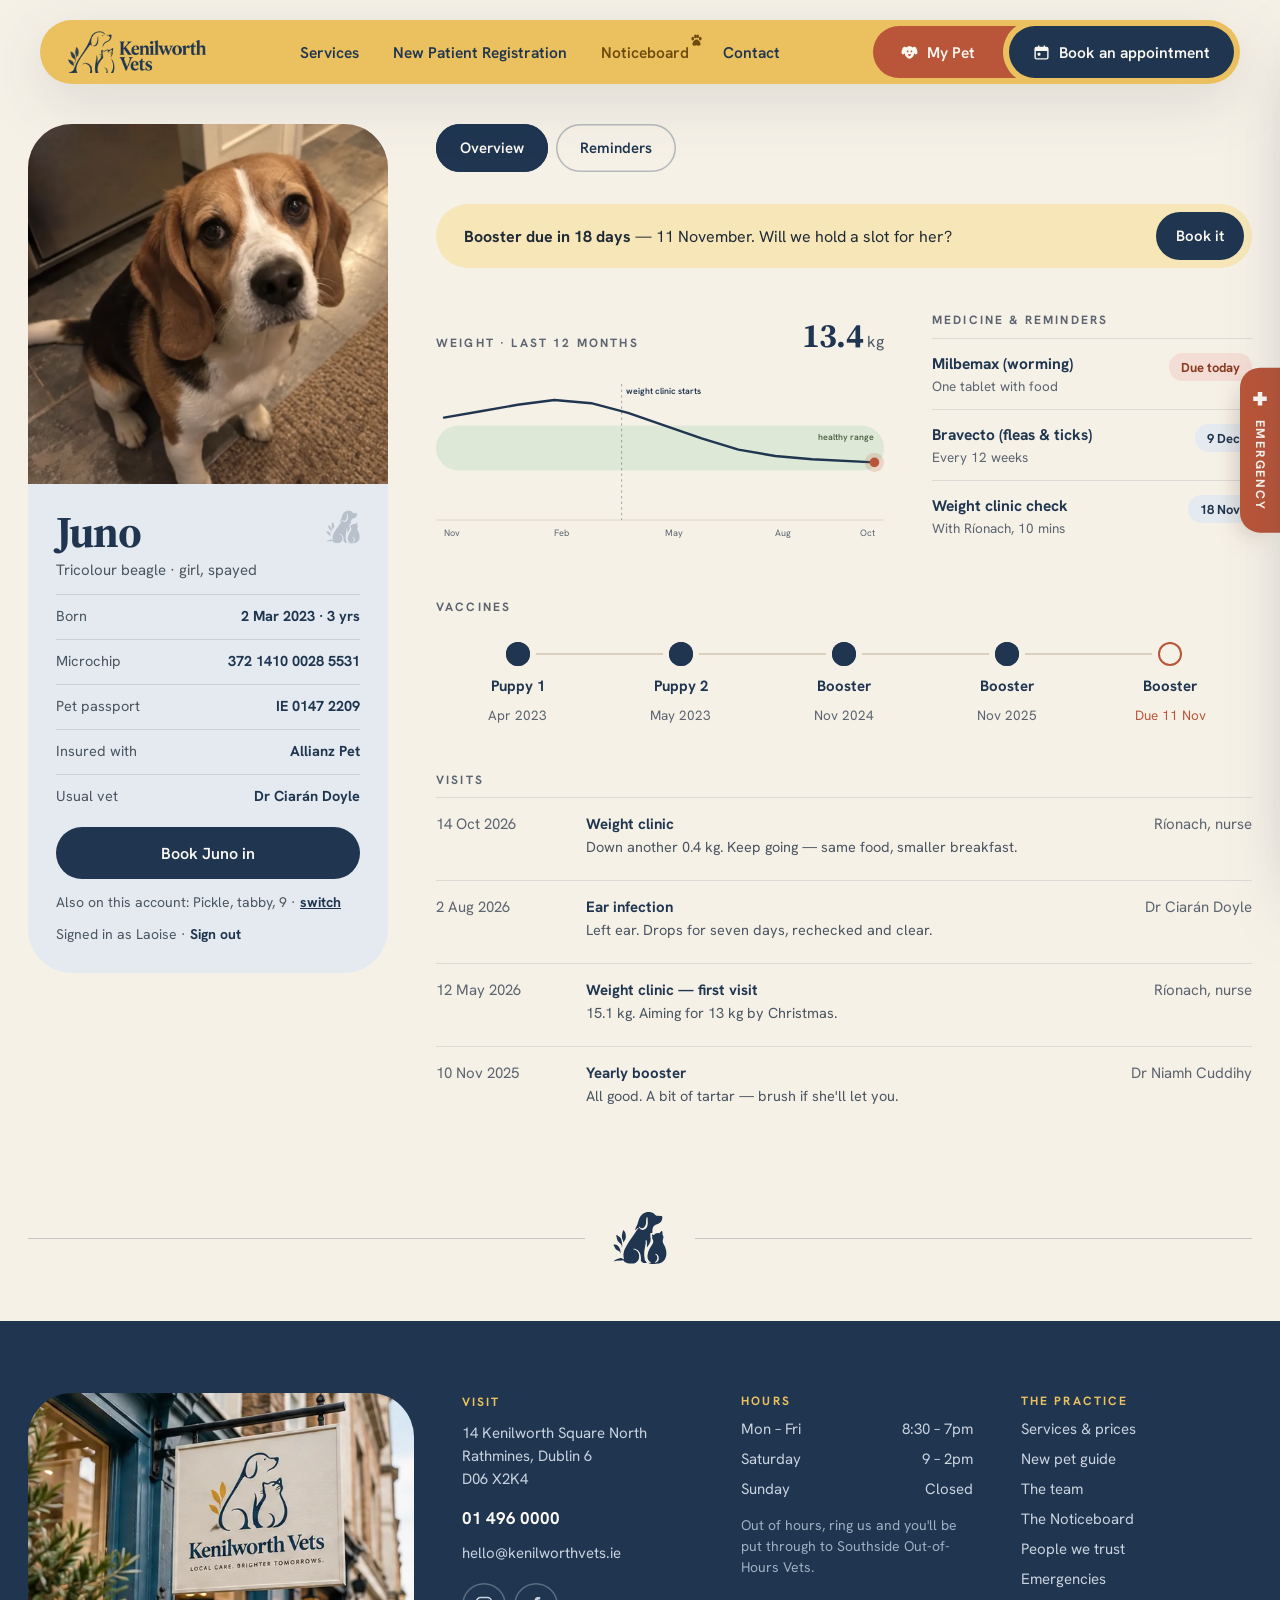
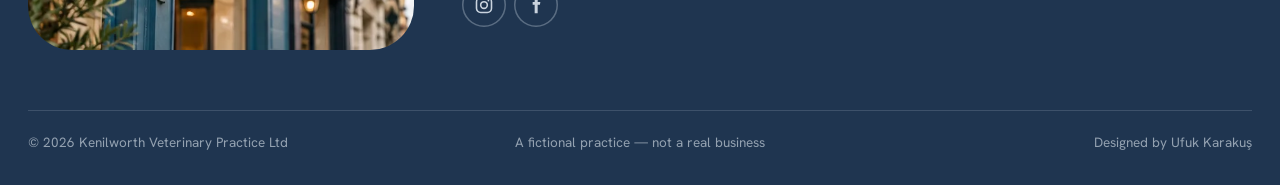
<file: my-pet/index.html>
<!doctype html>
<html lang="en">
<head>
<meta charset="utf-8">
<meta name="viewport" content="width=device-width, initial-scale=1">
<title>My Pet · Kenilworth Vets</title>
<meta name="robots" content="noindex">
<link rel="icon" type="image/svg+xml" href="../images/mark.svg">
<link rel="preconnect" href="https://fonts.googleapis.com">
<link href="https://fonts.googleapis.com/css2?family=Source+Serif+4:ital,opsz,wght@0,8..60,400..700;1,8..60,400..700&amp;family=Hanken+Grotesk:wght@400;500;600;700&amp;display=swap" rel="stylesheet">
<link rel="stylesheet" href="../css/tokens.css">
<link rel="stylesheet" href="../css/site.css">
</head>
<body>
<div class="page" data-page>
<!-- chrome:header -->
<div class="hwrap"><div class="wide"><div class="hshadow"><div class="hbar"><a href="../" class="hlogo" aria-label="Kenilworth Vets home"><img src="../images/logo_onyellow.webp" alt="Kenilworth Vets"></a><nav class="nav" aria-label="Main"><a href="../services/">Services</a><button type="button" data-open-reg><span class="reg-full">New Patient Registration</span><span class="reg-short">New patient reg.</span></button><a href="../noticeboard/" class="nav-nb">Noticeboard<svg width="15" height="15" viewBox="0 0 24 24" fill="currentColor" aria-hidden="true"><ellipse cx="6" cy="9" rx="2.2" ry="2.9"></ellipse><ellipse cx="10.2" cy="5.4" rx="2.2" ry="2.9"></ellipse><ellipse cx="13.8" cy="5.4" rx="2.2" ry="2.9"></ellipse><ellipse cx="18" cy="9" rx="2.2" ry="2.9"></ellipse><path d="M12 10.5c-3 0-6.5 4.2-6.5 7 0 1.8 1.4 2.8 3.2 2.8 1.3 0 2.3-.6 3.3-.6s2 .6 3.3.6c1.8 0 3.2-1 3.2-2.8 0-2.8-3.5-7-6.5-7z"></path></svg></a><a href="../contact/">Contact</a></nav><div class="hright"><a href="../my-pet/" class="hpet"><svg width="144" height="52" viewBox="0 0 144 52" aria-hidden="true"><path d="M26 0H143.345A32 32 0 0 0 143.345 52H26A26 26 0 0 1 26 0Z"></path></svg><span><svg width="19" height="19" viewBox="0 0 24 24" fill="currentColor" aria-hidden="true"><ellipse cx="5" cy="9.5" rx="2.7" ry="5" transform="rotate(16 5 9.5)"></ellipse><ellipse cx="19" cy="9.5" rx="2.7" ry="5" transform="rotate(-16 19 9.5)"></ellipse><path d="M12 4.2c-3.8 0-6.3 2.9-6.3 7 0 4.5 2.9 8.6 6.3 8.6s6.3-4.1 6.3-8.6c0-4.1-2.5-7-6.3-7z"></path><circle cx="9.6" cy="10.6" r="1.1" fill="#B9563A"></circle><circle cx="14.4" cy="10.6" r="1.1" fill="#B9563A"></circle><path d="M10.4 14.2h3.2c.4 0 .6.5.3.8l-1.4 1.3c-.3.3-.7.3-1 0l-1.4-1.3c-.3-.3-.1-.8.3-.8z" fill="#B9563A"></path></svg>My Pet</span></a><a href="../book/" class="hbook"><svg width="17" height="17" viewBox="0 0 24 24" fill="currentColor" aria-hidden="true"><path d="M7 2h2v2h6V2h2v2h2a3 3 0 0 1 3 3v12a3 3 0 0 1-3 3H5a3 3 0 0 1-3-3V7a3 3 0 0 1 3-3h2zM4 10v9a1 1 0 0 0 1 1h14a1 1 0 0 0 1-1v-9z"></path><rect x="6.5" y="12.5" width="4" height="4" rx="1"></rect></svg><span class="hbook-t">Book<span class="hbook-x"> an appointment</span></span></a><button type="button" class="hmenu" data-open-menu aria-expanded="false" aria-controls="mnav" aria-label="Menu"><svg width="22" height="22" viewBox="0 0 24 24" fill="none" stroke="currentColor" stroke-width="2.2" stroke-linecap="round" aria-hidden="true"><path d="M4 7h16M4 12h16M4 17h10"></path></svg></button></div></div></div></div></div>
<!-- /chrome:header -->
<main>

<section class="sec-login" data-login hidden><div class="wrap">
<div class="two login">
<div class="login-copy">
<span class="lbl">My Pet</span>
<h1 class="serif">Everything about them, in one place.</h1>
<p class="login-p">Jabs, visits, weight, medicine and reminders — the same record our vets see, updated after every appointment.</p>
<form class="login-form" data-login-form novalidate>
<label class="field field-ondark">Email<input type="email" name="email" value="laoise.murphy@example.ie" autocomplete="off"></label>
<label class="field field-ondark">Password<input type="password" name="password" value="demodemo" autocomplete="off"></label>
<button type="submit" class="btn btn-mustard">Sign in</button>
<span class="login-note">Demo account — the details are filled in for you.</span>
</form>
</div>
<div class="ph"><img src="../images/juno.webp" alt="Juno the beagle looking up" style="object-position:50% 35%"></div>
</div>
</div></section>

<section class="sec-dash" data-dash><div class="wrap two dash">
<aside class="profile" aria-label="Juno">
<div class="ph profile-ph"><img src="../images/juno.webp" alt="Juno the beagle" style="object-position:50% 30%"></div>
<div class="profile-body">
<div class="profile-top"><div><h1 class="serif profile-name">Juno</h1><div class="profile-breed">Tricolour beagle · girl, spayed</div></div><svg class="profile-mark" viewBox="33 39 967 951" width="34" height="34" aria-hidden="true"><path fill="#1F3550" fill-rule="evenodd" d="M45 631 L43 639 L73 700 L83 714 L109 736 L144 753 L157 767 L161 782 L165 786 L168 783 L168 761 L160 717 L147 687 L138 674 L115 651 L100 642 L69 632Z M93 463 L92 479 L111 553 L133 587 L173 623 L185 639 L189 651 L191 688 L196 682 L199 637 L191 576 L179 534 L166 512 L145 490 L115 470 L97 462Z M907 390 L901 391 L863 429 L840 426 L813 428 L787 440 L764 459 L754 459 L741 454 L733 454 L730 458 L730 468 L737 484 L733 515 L754 567 L753 591 L746 614 L701 684 L681 721 L661 775 L651 826 L652 868 L664 903 L682 929 L717 954 L710 959 L675 956 L669 961 L675 968 L722 978 L774 979 L797 974 L852 970 L873 965 L912 948 L937 928 L958 903 L977 864 L988 817 L989 780 L986 745 L967 676 L930 604 L924 582 L923 556 L934 521 L936 497 L929 468 L920 456 L919 406 L914 395Z M798 798 L823 811 L840 830 L850 850 L853 886 L849 909 L836 930 L810 950 L783 956 L781 952 L817 913 L826 883 L826 863 L820 839 L811 825 L789 805 L791 799Z M225 376 L218 376 L214 380 L203 410 L191 473 L192 499 L200 532 L215 567 L215 594 L227 582 L250 548 L258 530 L264 494 L258 439 L247 409Z M913 128 L902 120 L814 118 L797 109 L753 69 L712 52 L692 49 L648 49 L628 52 L584 71 L554 92 L522 129 L501 169 L469 274 L431 352 L429 366 L432 369 L441 367 L484 329 L489 332 L489 338 L452 384 L427 427 L321 576 L281 643 L242 717 L232 745 L220 801 L220 845 L229 887 L228 897 L222 897 L202 880 L172 872 L164 873 L85 901 L54 921 L44 936 L49 937 L60 931 L95 921 L194 917 L208 912 L214 914 L234 937 L251 949 L294 967 L318 970 L403 969 L422 967 L435 962 L466 937 L488 909 L500 871 L501 826 L498 807 L488 781 L469 754 L444 733 L424 723 L400 718 L392 713 L402 708 L421 708 L453 719 L472 730 L490 746 L507 768 L517 788 L528 826 L534 880 L532 925 L535 930 L576 962 L637 961 L638 952 L611 923 L602 902 L592 826 L592 774 L596 734 L618 613 L618 549 L624 546 L628 550 L639 578 L641 653 L639 677 L645 680 L686 619 L705 574 L707 533 L701 476 L701 437 L709 427 L719 423 L734 423 L739 418 L738 372 L749 326 L761 305 L788 281 L854 257 L888 230 L899 214 L911 183 L918 145Z M648 141 L652 146 L656 255 L648 300 L637 325 L615 351 L584 369 L558 370 L528 358 L496 328 L496 318 L501 315 L507 317 L535 338 L559 341 L574 336 L600 313 L617 281 L624 253 L628 180 L632 158 L638 145 L642 141Z"></path></svg></div>
<div class="profile-facts" data-facts></div>
<a href="../book/" class="btn btn-navy">Book Juno in</a>
<span class="profile-note">Also on this account: Pickle, tabby, 9 · <a href="./" class="tlink">switch</a></span>
<span class="profile-note">Signed in as Laoise · <button type="button" class="linkbtn" data-logout>Sign out</button></span>
</div>
</aside>
<div class="dash-main">
<div class="tabs" role="tablist" aria-label="My Pet sections"><button type="button" class="chip chip-tab" role="tab" data-tab="Overview" aria-pressed="true" aria-selected="true">Overview</button><button type="button" class="chip chip-tab" role="tab" data-tab="Reminders" aria-pressed="false" aria-selected="false">Reminders</button></div>

<div class="overview" data-pane="Overview" role="tabpanel">
<div class="alert"><span class="alert-t"><b>Booster due in 18 days</b> — 11 November. Will we hold a slot for her?</span><a href="../book/" class="btn btn-navy btn-sm">Book it</a></div>
<div class="two ov-grid">
<div>
<div class="weight-head"><span class="lbl">Weight · last 12 months</span><span><span class="serif weight-n">13.4</span><span class="weight-u"> kg</span></span></div>
<svg class="weight-chart" viewBox="0 0 560 210" role="img" aria-label="Juno's weight went up to 15.1 kg in March and has come down to 13.4 kg since she started the weight clinic in May">
<rect x="0" y="62" width="560" height="56" rx="28" fill="#DDE8D6"></rect><text x="548" y="80" text-anchor="end" font-size="11" fill="#4F6447" font-family="Hanken Grotesk, sans-serif" font-weight="600">healthy range</text>
<line x1="0" y1="180" x2="560" y2="180" stroke="#D9CFBD"></line>
<line x1="232" y1="10" x2="232" y2="180" stroke="#1F3550" stroke-dasharray="3 4" opacity=".5"></line><text x="238" y="22" font-size="11" fill="#1F3550" font-family="Hanken Grotesk, sans-serif" font-weight="600">weight clinic starts</text>
<polyline points="10,52 56,44 102,36 148,30 194,34 240,46 286,62 332,78 378,92 424,100 470,104 548,108" fill="none" stroke="#1F3550" stroke-width="3" stroke-linejoin="round" stroke-linecap="round"></polyline>
<circle cx="548" cy="108" r="12" fill="#B9563A" opacity=".18"></circle><circle cx="548" cy="108" r="6" fill="#B9563A"></circle>
<g font-size="11.5" fill="#5B6470" font-family="Hanken Grotesk, sans-serif"><text x="10" y="200">Nov</text><text x="148" y="200">Feb</text><text x="286" y="200">May</text><text x="424" y="200">Aug</text><text x="530" y="200">Oct</text></g>
</svg>
</div>
<div class="meds"><span class="lbl">Medicine &amp; reminders</span><div data-meds></div></div>
</div>
<div><span class="lbl">Vaccines</span><div class="vax" data-vax><span class="vax-line"></span></div></div>
<div><span class="lbl">Visits</span><div data-visits></div></div>
</div>

<div class="two rem-grid" data-pane="Reminders" role="tabpanel" hidden>
<div class="rem-list">
<span class="lbl">How we remind you</span>
<div data-rem></div>
<div class="rem-second"><span class="rem-l"><span class="rem-t">Tell someone else too</span><span class="rem-d" data-second-d></span></span><button type="button" class="chip chip-second" data-second aria-pressed="false">Add someone</button></div>
<div class="rem-save"><button type="button" class="btn btn-navy" data-save>Save</button></div>
</div>
<div class="preview">
<span class="lbl" data-preview-lbl>Preview · text</span>
<div class="preview-card"><div class="preview-from" data-preview-from></div><div class="preview-msg" data-preview-msg></div></div>
<div class="saved" data-saved hidden role="status"></div>
</div>
</div>

</div>
</div></section>

</main>
<!-- chrome:footer -->
<div class="wrap divider"><span class="line"></span><svg viewBox="33 39 967 951" width="54" height="54" aria-hidden="true"><path fill="#1F3550" fill-rule="evenodd" d="M45 631 L43 639 L73 700 L83 714 L109 736 L144 753 L157 767 L161 782 L165 786 L168 783 L168 761 L160 717 L147 687 L138 674 L115 651 L100 642 L69 632Z M93 463 L92 479 L111 553 L133 587 L173 623 L185 639 L189 651 L191 688 L196 682 L199 637 L191 576 L179 534 L166 512 L145 490 L115 470 L97 462Z M907 390 L901 391 L863 429 L840 426 L813 428 L787 440 L764 459 L754 459 L741 454 L733 454 L730 458 L730 468 L737 484 L733 515 L754 567 L753 591 L746 614 L701 684 L681 721 L661 775 L651 826 L652 868 L664 903 L682 929 L717 954 L710 959 L675 956 L669 961 L675 968 L722 978 L774 979 L797 974 L852 970 L873 965 L912 948 L937 928 L958 903 L977 864 L988 817 L989 780 L986 745 L967 676 L930 604 L924 582 L923 556 L934 521 L936 497 L929 468 L920 456 L919 406 L914 395Z M798 798 L823 811 L840 830 L850 850 L853 886 L849 909 L836 930 L810 950 L783 956 L781 952 L817 913 L826 883 L826 863 L820 839 L811 825 L789 805 L791 799Z M225 376 L218 376 L214 380 L203 410 L191 473 L192 499 L200 532 L215 567 L215 594 L227 582 L250 548 L258 530 L264 494 L258 439 L247 409Z M913 128 L902 120 L814 118 L797 109 L753 69 L712 52 L692 49 L648 49 L628 52 L584 71 L554 92 L522 129 L501 169 L469 274 L431 352 L429 366 L432 369 L441 367 L484 329 L489 332 L489 338 L452 384 L427 427 L321 576 L281 643 L242 717 L232 745 L220 801 L220 845 L229 887 L228 897 L222 897 L202 880 L172 872 L164 873 L85 901 L54 921 L44 936 L49 937 L60 931 L95 921 L194 917 L208 912 L214 914 L234 937 L251 949 L294 967 L318 970 L403 969 L422 967 L435 962 L466 937 L488 909 L500 871 L501 826 L498 807 L488 781 L469 754 L444 733 L424 723 L400 718 L392 713 L402 708 L421 708 L453 719 L472 730 L490 746 L507 768 L517 788 L528 826 L534 880 L532 925 L535 930 L576 962 L637 961 L638 952 L611 923 L602 902 L592 826 L592 774 L596 734 L618 613 L618 549 L624 546 L628 550 L639 578 L641 653 L639 677 L645 680 L686 619 L705 574 L707 533 L701 476 L701 437 L709 427 L719 423 L734 423 L739 418 L738 372 L749 326 L761 305 L788 281 L854 257 L888 230 L899 214 L911 183 L918 145Z M648 141 L652 146 L656 255 L648 300 L637 325 L615 351 L584 369 L558 370 L528 358 L496 328 L496 318 L501 315 L507 317 L535 338 L559 341 L574 336 L600 313 L617 281 L624 253 L628 180 L632 158 L638 145 L642 141Z"></path></svg><span class="line"></span></div>
<footer class="foot">
<div class="wrap foot-grid">
<div class="ph foot-sign"><img src="../images/sign.webp" alt="The Kenilworth Vets sign hanging outside the clinic"></div>
<div class="fcol fcol-visit">
<span class="lbl">Visit</span>
<span>14 Kenilworth Square North<br>Rathmines, Dublin 6<br>D06 X2K4</span>
<a class="flink foot-tel" href="tel:014960000">01 496 0000</a>
<a class="flink" href="mailto:hello@kenilworthvets.ie">hello@kenilworthvets.ie</a>
<div class="foot-soc"><a class="soc flink" href="https://instagram.com" aria-label="Instagram"><svg width="20" height="20" viewBox="0 0 24 24" fill="none" stroke="currentColor" stroke-width="1.9" aria-hidden="true"><rect x="3" y="3" width="18" height="18" rx="5"></rect><circle cx="12" cy="12" r="4"></circle><circle cx="17.3" cy="6.7" r="1.1" fill="currentColor" stroke="none"></circle></svg></a><a class="soc flink" href="https://facebook.com" aria-label="Facebook"><svg width="20" height="20" viewBox="0 0 24 24" fill="currentColor" aria-hidden="true"><path d="M14 8.5V6.8c0-.8.5-1.3 1.3-1.3H17V2.3h-2.6C11.6 2.3 10.4 4 10.4 6.6v1.9H8v3.3h2.4V22h3.6V11.8h2.7l.5-3.3H14z"></path></svg></a></div>
</div>
<div class="fcol">
<span class="lbl">Hours</span>
<div class="frow"><span>Mon – Fri</span><span>8:30 – 7pm</span></div>
<div class="frow"><span>Saturday</span><span>9 – 2pm</span></div>
<div class="frow"><span>Sunday</span><span>Closed</span></div>
<span class="foot-ooh">Out of hours, ring us and you'll be put through to Southside Out-of-Hours Vets.</span>
</div>
<div class="fcol">
<span class="lbl">The practice</span>
<a class="flink" href="../services/">Services &amp; prices</a><a class="flink" href="../new-pet/">New pet guide</a><a class="flink" href="../team/">The team</a><a class="flink" href="../noticeboard/">The Noticeboard</a><a class="flink" href="../people-we-trust/">People we trust</a><a class="flink" href="../emergency/">Emergencies</a>
</div>
</div>
<div class="wrap foot-bottom"><div>
<span>© 2026 Kenilworth Veterinary Practice Ltd</span><span class="c">A fictional practice — not a real business</span><span class="r">Designed by Ufuk Karakuş</span>
</div></div>
</footer>
<!-- /chrome:footer -->
</div>
<!-- chrome:overlays -->
<button type="button" class="tab etab-edge" data-etab="edge" aria-label="Emergency help — drag or press Enter"><svg width="18" height="18" viewBox="0 0 24 24" aria-hidden="true"><path d="M9 3h6v6h6v6h-6v6H9v-6H3V9h6z" fill="currentColor"></path></svg>Emergency</button>
<div class="scrim" data-scrim></div>
<div class="estrip" role="dialog" aria-modal="true" aria-label="Emergency help" aria-hidden="true" tabindex="-1" data-estrip><div class="estrip-in">
<div class="siren eglow"></div><div class="siren eline"></div>
<div class="eclose-wrap"><button type="button" class="eclose" aria-label="Close emergency help" data-close-all><svg width="24" height="24" viewBox="0 0 24 24" fill="none" stroke="currentColor" stroke-width="2.4" stroke-linecap="round" aria-hidden="true"><path d="M6 6l12 12M18 6L6 18"></path></svg></button></div>
<div class="two ebody" data-ebody>
<div class="ecol">
<span class="lbl elbl"><span class="ecross"><svg width="18" height="18" viewBox="0 0 24 24" aria-hidden="true"><path d="M9 3h6v6h6v6h-6v6H9v-6H3V9h6z" fill="currentColor"></path></svg></span>Emergency</span>
<span class="serif ettl">Worried? Ring us now.</span>
<span class="elead" data-em="lead">We're open until 7pm today. Ring us and come straight down — we'll be at the door when you get here.</span>
<div class="esigns">
<div><span class="dot"></span>Struggling to breathe, or gums look pale or blue</div>
<div><span class="dot"></span>Bleeding that hasn't stopped after five minutes</div>
<div><span class="dot"></span>Has eaten something poisonous — chocolate, grapes, lilies, rat bait</div>
<div><span class="dot"></span>Collapsed, can't stand up, or is having a fit</div>
<div><span class="dot"></span>Belly swollen and tight, retching but nothing coming up</div>
<div><span class="dot"></span>A cat straining in the litter tray and nothing coming out</div>
</div>
</div>
<div class="ecol eside">
<a href="tel:014960000" class="ebox ebox-solid" data-em="tel">
<span class="eicon eicon-tc"><svg width="26" height="26" viewBox="0 0 24 24" fill="none" stroke="currentColor" stroke-width="2" stroke-linecap="round" aria-hidden="true"><path d="M22 16.9v3a2 2 0 0 1-2.2 2 19.8 19.8 0 0 1-8.6-3.1 19.5 19.5 0 0 1-6-6A19.8 19.8 0 0 1 2.1 4.2 2 2 0 0 1 4.1 2h3a2 2 0 0 1 2 1.7c.1.9.4 1.8.7 2.7a2 2 0 0 1-.5 2.1L8 9.8a16 16 0 0 0 6 6l1.3-1.3a2 2 0 0 1 2.1-.4c.9.3 1.8.6 2.7.7a2 2 0 0 1 1.7 2z"></path></svg></span>
<span class="etext"><span class="ewho" data-em="who">Kenilworth Vets — open now</span><span class="serif enum" data-em="num">01 496 0000</span></span>
</a>
<a href="https://wa.me/353864960000" class="ebox">
<span class="eicon eicon-glass"><svg width="26" height="26" viewBox="0 0 24 24" fill="none" stroke="currentColor" stroke-width="2" stroke-linecap="round" stroke-linejoin="round" aria-hidden="true"><path d="M21 12a9 9 0 0 1-13.4 7.9L3 21l1.2-4.4A9 9 0 1 1 21 12z"></path></svg></span>
<span class="etext etext-wa"><span class="ewa-t">Not sure? Send us a photo</span><span class="ewa-s">WhatsApp 086 496 0000 — a nurse will get back to you</span></span>
</a>
<div class="ealt">
<span class="ealt-l" data-em="altLabel">Out of hours, the same number puts you through to</span>
<span class="ealt-v" data-em="alt">Southside Out-of-Hours Vets, Terenure</span>
<span class="ealt-s" data-em="altSub">Open all night, every night · 01 490 1100</span>
</div>
<a href="../emergency/" class="eguide">Not sure it can wait till morning? Read our guide</a>
</div>
</div>
</div></div>
<aside class="reg" role="dialog" aria-modal="true" aria-label="New patient registration" aria-hidden="true" tabindex="-1" data-reg>
<div class="reg-in">
<div class="reg-top"><span class="lbl">New patients</span><button type="button" class="closebtn" aria-label="Close" data-close-all><svg width="24" height="24" viewBox="0 0 24 24" fill="none" stroke="currentColor" stroke-width="2.4" stroke-linecap="round" aria-hidden="true"><path d="M6 6l12 12M18 6L6 18"></path></svg></button></div>
<form class="reg-form" data-reg-form novalidate>
<div class="serif reg-ttl">Join the practice</div>
<p class="reg-lead">Just the basics for now. We'll ring you within a working day to say hello and sort out their old records.</p>
<span class="lbl reg-sec">About you</span>
<div class="grid2">
<label class="field">Your name<input type="text" name="name" value="Laoise Murphy"></label>
<label class="field">Mobile<input type="tel" name="mobile" value="087 555 0192"></label>
<label class="field span2">Email<input type="email" name="email" value="laoise.murphy@example.ie"></label>
<label class="field span2">Address<input type="text" name="address" value="31 Leinster Road, Rathmines"></label>
</div>
<span class="lbl reg-sec">Your pet</span>
<div class="chips" data-species role="group" aria-label="Species">
<button type="button" class="chip chip-reg" aria-pressed="false">Dog</button><button type="button" class="chip chip-reg" aria-pressed="false">Cat</button><button type="button" class="chip chip-reg" aria-pressed="false">Rabbit</button><button type="button" class="chip chip-reg" aria-pressed="false">Something else</button>
</div>
<div class="grid2">
<label class="field">Their name<input type="text" name="pet" value=""></label>
<label class="field">Breed<input type="text" name="breed" value=""></label>
<label class="field">Age<input type="text" name="age" value=""></label>
<label class="field">Previous vet (if any)<input type="text" name="prev" value=""></label>
</div>
<button type="submit" class="btn btn-navy reg-send" disabled aria-disabled="true">Send it in</button>
</form>
</div>
</aside>
<div class="mnav" id="mnav" role="dialog" aria-modal="true" aria-label="Menu" aria-hidden="true" tabindex="-1" inert data-mnav>
<div class="mnav-top"><a href="../" class="hlogo" aria-label="Kenilworth Vets home"><img src="../images/logo_onyellow.webp" alt="Kenilworth Vets"></a><button type="button" class="mnav-close" aria-label="Close menu" data-close-all><svg width="22" height="22" viewBox="0 0 24 24" fill="none" stroke="currentColor" stroke-width="2.4" stroke-linecap="round" aria-hidden="true"><path d="M6 6l12 12M18 6L6 18"></path></svg></button></div>
<nav class="mnav-links" aria-label="Main">
<a href="../services/"><span class="serif mnav-t">Services</span><span class="mnav-go"><svg width="18" height="18" viewBox="0 0 24 24" fill="none" stroke="currentColor" stroke-width="2" stroke-linecap="round" aria-hidden="true"><path d="M5 12h14M13 6l6 6-6 6"></path></svg></span></a>
<button type="button" data-open-reg><span class="serif mnav-t">New Patient Registration</span><span class="mnav-go"><svg width="18" height="18" viewBox="0 0 24 24" fill="none" stroke="currentColor" stroke-width="2" stroke-linecap="round" aria-hidden="true"><path d="M5 12h14M13 6l6 6-6 6"></path></svg></span></button>
<a href="../noticeboard/" class="mnav-nb"><span class="serif mnav-t">Noticeboard<svg width="15" height="15" viewBox="0 0 24 24" fill="currentColor" aria-hidden="true"><ellipse cx="6" cy="9" rx="2.2" ry="2.9"></ellipse><ellipse cx="10.2" cy="5.4" rx="2.2" ry="2.9"></ellipse><ellipse cx="13.8" cy="5.4" rx="2.2" ry="2.9"></ellipse><ellipse cx="18" cy="9" rx="2.2" ry="2.9"></ellipse><path d="M12 10.5c-3 0-6.5 4.2-6.5 7 0 1.8 1.4 2.8 3.2 2.8 1.3 0 2.3-.6 3.3-.6s2 .6 3.3.6c1.8 0 3.2-1 3.2-2.8 0-2.8-3.5-7-6.5-7z"></path></svg></span><span class="mnav-go"><svg width="18" height="18" viewBox="0 0 24 24" fill="none" stroke="currentColor" stroke-width="2" stroke-linecap="round" aria-hidden="true"><path d="M5 12h14M13 6l6 6-6 6"></path></svg></span></a>
<a href="../contact/"><span class="serif mnav-t">Contact</span><span class="mnav-go"><svg width="18" height="18" viewBox="0 0 24 24" fill="none" stroke="currentColor" stroke-width="2" stroke-linecap="round" aria-hidden="true"><path d="M5 12h14M13 6l6 6-6 6"></path></svg></span></a>
</nav>
<div class="mnav-acts"><a href="../my-pet/" class="btn mnav-pet"><svg width="19" height="19" viewBox="0 0 24 24" fill="currentColor" aria-hidden="true"><ellipse cx="5" cy="9.5" rx="2.7" ry="5" transform="rotate(16 5 9.5)"></ellipse><ellipse cx="19" cy="9.5" rx="2.7" ry="5" transform="rotate(-16 19 9.5)"></ellipse><path d="M12 4.2c-3.8 0-6.3 2.9-6.3 7 0 4.5 2.9 8.6 6.3 8.6s6.3-4.1 6.3-8.6c0-4.1-2.5-7-6.3-7z"></path><circle cx="9.6" cy="10.6" r="1.1" fill="#B9563A"></circle><circle cx="14.4" cy="10.6" r="1.1" fill="#B9563A"></circle><path d="M10.4 14.2h3.2c.4 0 .6.5.3.8l-1.4 1.3c-.3.3-.7.3-1 0l-1.4-1.3c-.3-.3-.1-.8.3-.8z" fill="#B9563A"></path></svg>My Pet</a><a href="../book/" class="btn btn-navy"><svg width="17" height="17" viewBox="0 0 24 24" fill="currentColor" aria-hidden="true"><path d="M7 2h2v2h6V2h2v2h2a3 3 0 0 1 3 3v12a3 3 0 0 1-3 3H5a3 3 0 0 1-3-3V7a3 3 0 0 1 3-3h2zM4 10v9a1 1 0 0 0 1 1h14a1 1 0 0 0 1-1v-9z"></path><rect x="6.5" y="12.5" width="4" height="4" rx="1"></rect></svg>Book an appointment</a><button type="button" class="mnav-em" data-open-em><span class="mnav-em-i"><svg width="16" height="16" viewBox="0 0 24 24" aria-hidden="true"><path d="M9 3h6v6h6v6h-6v6H9v-6H3V9h6z" fill="currentColor"></path></svg></span>Emergency help</button></div>
</div>
<!-- /chrome:overlays -->
<script type="module" src="../js/site.js"></script>
<script type="module" src="../js/mypet.js"></script>
</body>
</html>
</file>
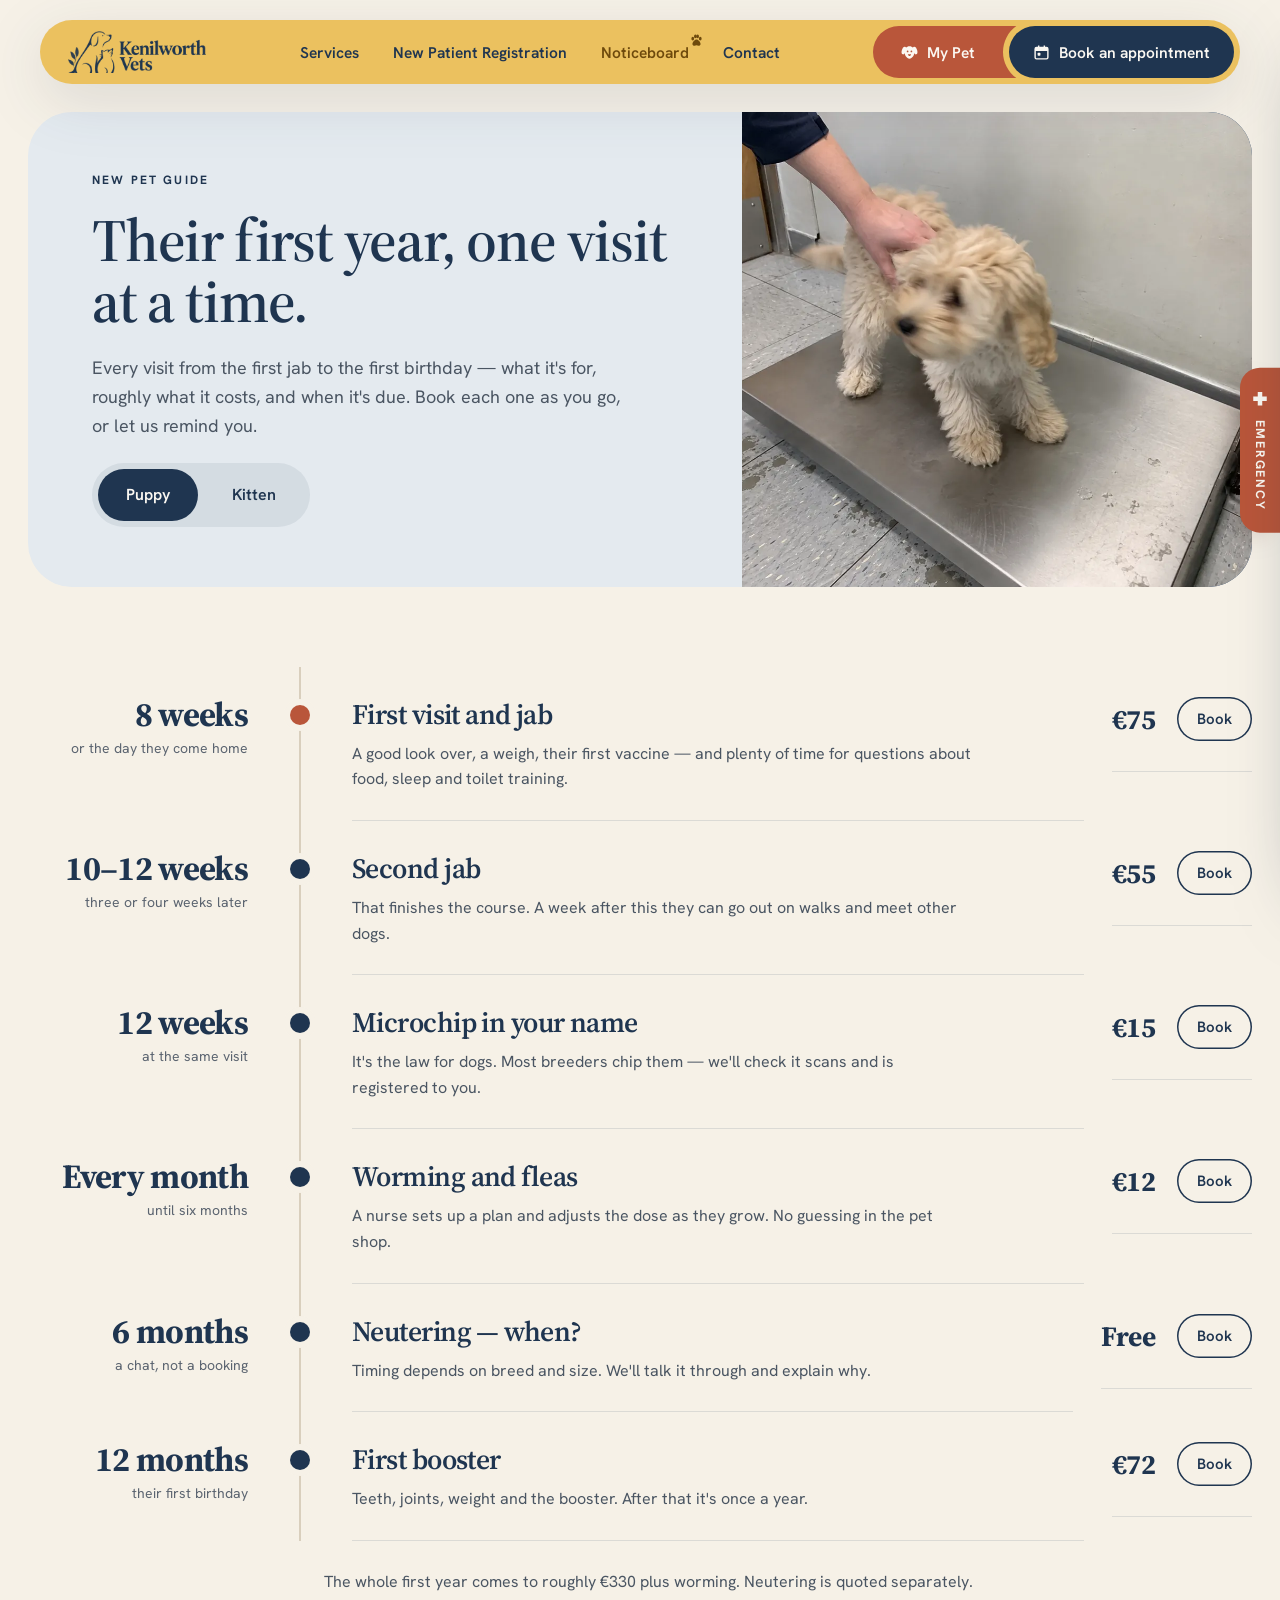
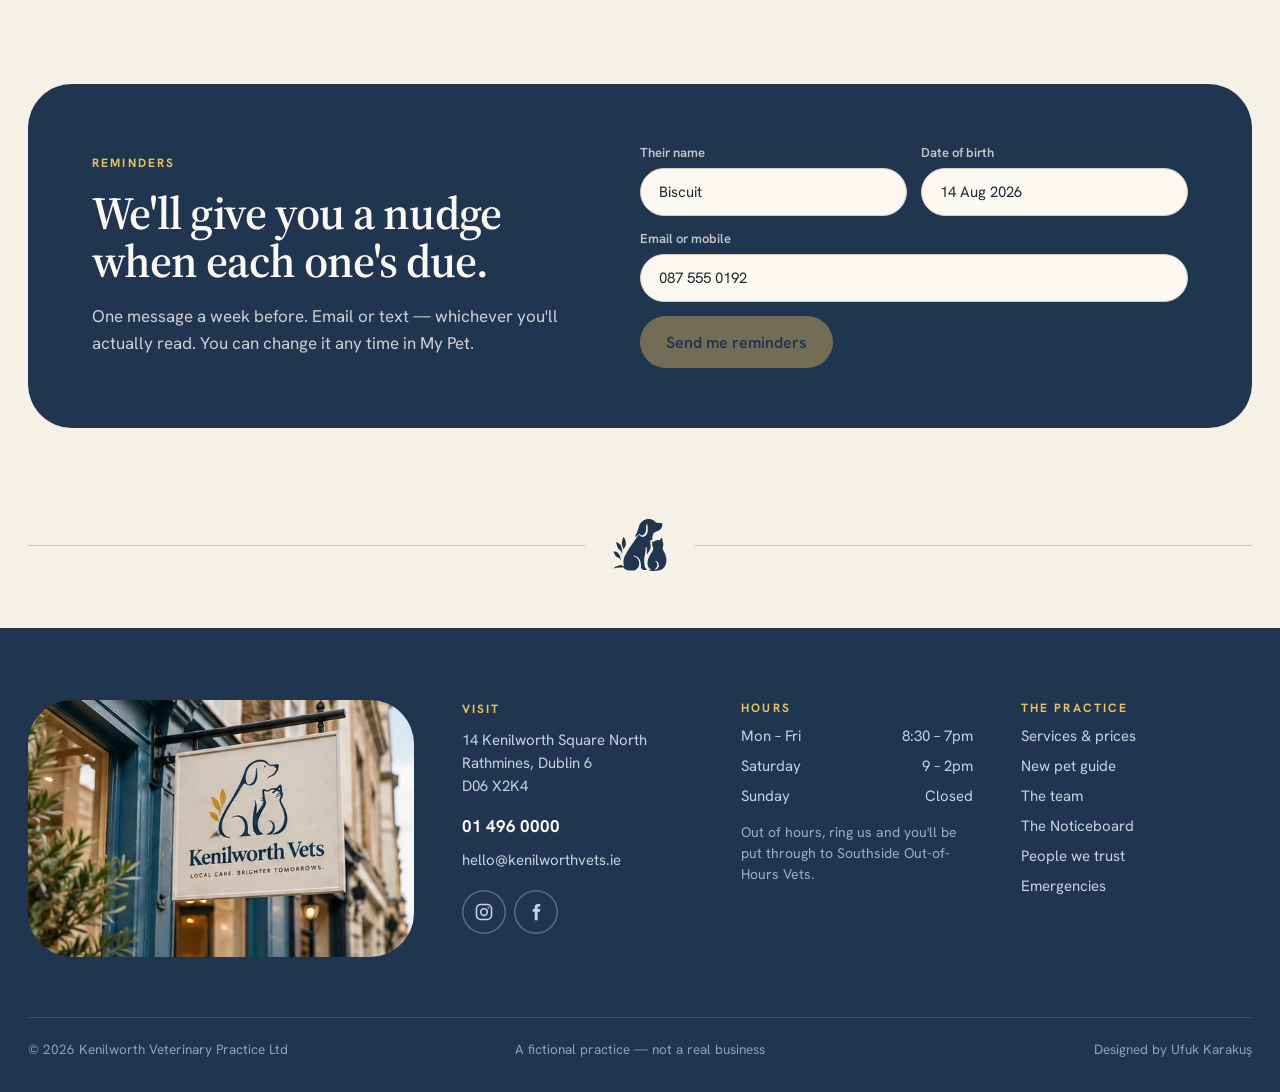
<file: new-pet/index.html>
<!doctype html>
<html lang="en">
<head>
<meta charset="utf-8">
<meta name="viewport" content="width=device-width, initial-scale=1">
<title>New pet guide · Kenilworth Vets</title>
<meta name="robots" content="noindex">
<link rel="icon" type="image/svg+xml" href="../images/mark.svg">
<link rel="preconnect" href="https://fonts.googleapis.com">
<link href="https://fonts.googleapis.com/css2?family=Source+Serif+4:ital,opsz,wght@0,8..60,400..700;1,8..60,400..700&amp;family=Hanken+Grotesk:wght@400;500;600;700&amp;display=swap" rel="stylesheet">
<link rel="stylesheet" href="../css/tokens.css">
<link rel="stylesheet" href="../css/site.css">
</head>
<body>
<div class="page" data-page>
<!-- chrome:header -->
<div class="hwrap"><div class="wide"><div class="hshadow"><div class="hbar"><a href="../" class="hlogo" aria-label="Kenilworth Vets home"><img src="../images/logo_onyellow.webp" alt="Kenilworth Vets"></a><nav class="nav" aria-label="Main"><a href="../services/">Services</a><button type="button" data-open-reg><span class="reg-full">New Patient Registration</span><span class="reg-short">New patient reg.</span></button><a href="../noticeboard/" class="nav-nb">Noticeboard<svg width="15" height="15" viewBox="0 0 24 24" fill="currentColor" aria-hidden="true"><ellipse cx="6" cy="9" rx="2.2" ry="2.9"></ellipse><ellipse cx="10.2" cy="5.4" rx="2.2" ry="2.9"></ellipse><ellipse cx="13.8" cy="5.4" rx="2.2" ry="2.9"></ellipse><ellipse cx="18" cy="9" rx="2.2" ry="2.9"></ellipse><path d="M12 10.5c-3 0-6.5 4.2-6.5 7 0 1.8 1.4 2.8 3.2 2.8 1.3 0 2.3-.6 3.3-.6s2 .6 3.3.6c1.8 0 3.2-1 3.2-2.8 0-2.8-3.5-7-6.5-7z"></path></svg></a><a href="../contact/">Contact</a></nav><div class="hright"><a href="../my-pet/" class="hpet"><svg width="144" height="52" viewBox="0 0 144 52" aria-hidden="true"><path d="M26 0H143.345A32 32 0 0 0 143.345 52H26A26 26 0 0 1 26 0Z"></path></svg><span><svg width="19" height="19" viewBox="0 0 24 24" fill="currentColor" aria-hidden="true"><ellipse cx="5" cy="9.5" rx="2.7" ry="5" transform="rotate(16 5 9.5)"></ellipse><ellipse cx="19" cy="9.5" rx="2.7" ry="5" transform="rotate(-16 19 9.5)"></ellipse><path d="M12 4.2c-3.8 0-6.3 2.9-6.3 7 0 4.5 2.9 8.6 6.3 8.6s6.3-4.1 6.3-8.6c0-4.1-2.5-7-6.3-7z"></path><circle cx="9.6" cy="10.6" r="1.1" fill="#B9563A"></circle><circle cx="14.4" cy="10.6" r="1.1" fill="#B9563A"></circle><path d="M10.4 14.2h3.2c.4 0 .6.5.3.8l-1.4 1.3c-.3.3-.7.3-1 0l-1.4-1.3c-.3-.3-.1-.8.3-.8z" fill="#B9563A"></path></svg>My Pet</span></a><a href="../book/" class="hbook"><svg width="17" height="17" viewBox="0 0 24 24" fill="currentColor" aria-hidden="true"><path d="M7 2h2v2h6V2h2v2h2a3 3 0 0 1 3 3v12a3 3 0 0 1-3 3H5a3 3 0 0 1-3-3V7a3 3 0 0 1 3-3h2zM4 10v9a1 1 0 0 0 1 1h14a1 1 0 0 0 1-1v-9z"></path><rect x="6.5" y="12.5" width="4" height="4" rx="1"></rect></svg><span class="hbook-t">Book<span class="hbook-x"> an appointment</span></span></a><button type="button" class="hmenu" data-open-menu aria-expanded="false" aria-controls="mnav" aria-label="Menu"><svg width="22" height="22" viewBox="0 0 24 24" fill="none" stroke="currentColor" stroke-width="2.2" stroke-linecap="round" aria-hidden="true"><path d="M4 7h16M4 12h16M4 17h10"></path></svg></button></div></div></div></div></div>
<!-- /chrome:header -->
<main>

<section class="sec-intro"><div class="wrap">
<div class="two intro">
<div class="intro-copy">
<span class="lbl">New pet guide</span>
<h1 class="serif">Their first year, one visit at a time.</h1>
<p class="intro-p">Every visit from the first jab to the first birthday — what it's for, roughly what it costs, and when it's due. Book each one as you go, or let us remind you.</p>
<div class="np-toggle" role="group" aria-label="Puppy or kitten" data-kinds><button type="button" class="chip chip-toggle" data-kind="Puppy" aria-pressed="true">Puppy</button><button type="button" class="chip chip-toggle" data-kind="Kitten" aria-pressed="false">Kitten</button></div>
</div>
<div class="ph intro-ph"><img src="../images/biscuit.webp" alt="A cream cockapoo puppy on the clinic scales" style="object-position:45% 50%"></div>
</div>
</div></section>

<section class="sec-timeline"><div class="wrap">
<div data-timeline></div>
<p class="lead tl-total" data-total></p>
</div></section>

<section class="sec-remind"><div class="wrap">
<div class="two remind">
<div class="remind-copy">
<span class="lbl">Reminders</span>
<span class="serif remind-t">We'll give you a nudge when each one's due.</span>
<span class="remind-p">One message a week before. Email or text — whichever you'll actually read. You can change it any time in My Pet.</span>
</div>
<div class="remind-form-wrap">
<form class="remind-form" data-remind-form novalidate>
<div class="grid2"><label class="field field-ondark">Their name<input type="text" name="pet" value="Biscuit"></label><label class="field field-ondark">Date of birth<input type="text" name="dob" value="14 Aug 2026"></label></div>
<label class="field field-ondark">Email or mobile<input type="text" name="contact" value="087 555 0192"></label>
<div><button type="submit" class="btn btn-mustard" disabled aria-disabled="true">Send me reminders</button></div>
</form>
</div>
</div>
</div></section>

</main>
<!-- chrome:footer -->
<div class="wrap divider"><span class="line"></span><svg viewBox="33 39 967 951" width="54" height="54" aria-hidden="true"><path fill="#1F3550" fill-rule="evenodd" d="M45 631 L43 639 L73 700 L83 714 L109 736 L144 753 L157 767 L161 782 L165 786 L168 783 L168 761 L160 717 L147 687 L138 674 L115 651 L100 642 L69 632Z M93 463 L92 479 L111 553 L133 587 L173 623 L185 639 L189 651 L191 688 L196 682 L199 637 L191 576 L179 534 L166 512 L145 490 L115 470 L97 462Z M907 390 L901 391 L863 429 L840 426 L813 428 L787 440 L764 459 L754 459 L741 454 L733 454 L730 458 L730 468 L737 484 L733 515 L754 567 L753 591 L746 614 L701 684 L681 721 L661 775 L651 826 L652 868 L664 903 L682 929 L717 954 L710 959 L675 956 L669 961 L675 968 L722 978 L774 979 L797 974 L852 970 L873 965 L912 948 L937 928 L958 903 L977 864 L988 817 L989 780 L986 745 L967 676 L930 604 L924 582 L923 556 L934 521 L936 497 L929 468 L920 456 L919 406 L914 395Z M798 798 L823 811 L840 830 L850 850 L853 886 L849 909 L836 930 L810 950 L783 956 L781 952 L817 913 L826 883 L826 863 L820 839 L811 825 L789 805 L791 799Z M225 376 L218 376 L214 380 L203 410 L191 473 L192 499 L200 532 L215 567 L215 594 L227 582 L250 548 L258 530 L264 494 L258 439 L247 409Z M913 128 L902 120 L814 118 L797 109 L753 69 L712 52 L692 49 L648 49 L628 52 L584 71 L554 92 L522 129 L501 169 L469 274 L431 352 L429 366 L432 369 L441 367 L484 329 L489 332 L489 338 L452 384 L427 427 L321 576 L281 643 L242 717 L232 745 L220 801 L220 845 L229 887 L228 897 L222 897 L202 880 L172 872 L164 873 L85 901 L54 921 L44 936 L49 937 L60 931 L95 921 L194 917 L208 912 L214 914 L234 937 L251 949 L294 967 L318 970 L403 969 L422 967 L435 962 L466 937 L488 909 L500 871 L501 826 L498 807 L488 781 L469 754 L444 733 L424 723 L400 718 L392 713 L402 708 L421 708 L453 719 L472 730 L490 746 L507 768 L517 788 L528 826 L534 880 L532 925 L535 930 L576 962 L637 961 L638 952 L611 923 L602 902 L592 826 L592 774 L596 734 L618 613 L618 549 L624 546 L628 550 L639 578 L641 653 L639 677 L645 680 L686 619 L705 574 L707 533 L701 476 L701 437 L709 427 L719 423 L734 423 L739 418 L738 372 L749 326 L761 305 L788 281 L854 257 L888 230 L899 214 L911 183 L918 145Z M648 141 L652 146 L656 255 L648 300 L637 325 L615 351 L584 369 L558 370 L528 358 L496 328 L496 318 L501 315 L507 317 L535 338 L559 341 L574 336 L600 313 L617 281 L624 253 L628 180 L632 158 L638 145 L642 141Z"></path></svg><span class="line"></span></div>
<footer class="foot">
<div class="wrap foot-grid">
<div class="ph foot-sign"><img src="../images/sign.webp" alt="The Kenilworth Vets sign hanging outside the clinic"></div>
<div class="fcol fcol-visit">
<span class="lbl">Visit</span>
<span>14 Kenilworth Square North<br>Rathmines, Dublin 6<br>D06 X2K4</span>
<a class="flink foot-tel" href="tel:014960000">01 496 0000</a>
<a class="flink" href="mailto:hello@kenilworthvets.ie">hello@kenilworthvets.ie</a>
<div class="foot-soc"><a class="soc flink" href="https://instagram.com" aria-label="Instagram"><svg width="20" height="20" viewBox="0 0 24 24" fill="none" stroke="currentColor" stroke-width="1.9" aria-hidden="true"><rect x="3" y="3" width="18" height="18" rx="5"></rect><circle cx="12" cy="12" r="4"></circle><circle cx="17.3" cy="6.7" r="1.1" fill="currentColor" stroke="none"></circle></svg></a><a class="soc flink" href="https://facebook.com" aria-label="Facebook"><svg width="20" height="20" viewBox="0 0 24 24" fill="currentColor" aria-hidden="true"><path d="M14 8.5V6.8c0-.8.5-1.3 1.3-1.3H17V2.3h-2.6C11.6 2.3 10.4 4 10.4 6.6v1.9H8v3.3h2.4V22h3.6V11.8h2.7l.5-3.3H14z"></path></svg></a></div>
</div>
<div class="fcol">
<span class="lbl">Hours</span>
<div class="frow"><span>Mon – Fri</span><span>8:30 – 7pm</span></div>
<div class="frow"><span>Saturday</span><span>9 – 2pm</span></div>
<div class="frow"><span>Sunday</span><span>Closed</span></div>
<span class="foot-ooh">Out of hours, ring us and you'll be put through to Southside Out-of-Hours Vets.</span>
</div>
<div class="fcol">
<span class="lbl">The practice</span>
<a class="flink" href="../services/">Services &amp; prices</a><a class="flink" href="../new-pet/">New pet guide</a><a class="flink" href="../team/">The team</a><a class="flink" href="../noticeboard/">The Noticeboard</a><a class="flink" href="../people-we-trust/">People we trust</a><a class="flink" href="../emergency/">Emergencies</a>
</div>
</div>
<div class="wrap foot-bottom"><div>
<span>© 2026 Kenilworth Veterinary Practice Ltd</span><span class="c">A fictional practice — not a real business</span><span class="r">Designed by Ufuk Karakuş</span>
</div></div>
</footer>
<!-- /chrome:footer -->
</div>
<!-- chrome:overlays -->
<button type="button" class="tab etab-edge" data-etab="edge" aria-label="Emergency help — drag or press Enter"><svg width="18" height="18" viewBox="0 0 24 24" aria-hidden="true"><path d="M9 3h6v6h6v6h-6v6H9v-6H3V9h6z" fill="currentColor"></path></svg>Emergency</button>
<div class="scrim" data-scrim></div>
<div class="estrip" role="dialog" aria-modal="true" aria-label="Emergency help" aria-hidden="true" tabindex="-1" data-estrip><div class="estrip-in">
<div class="siren eglow"></div><div class="siren eline"></div>
<div class="eclose-wrap"><button type="button" class="eclose" aria-label="Close emergency help" data-close-all><svg width="24" height="24" viewBox="0 0 24 24" fill="none" stroke="currentColor" stroke-width="2.4" stroke-linecap="round" aria-hidden="true"><path d="M6 6l12 12M18 6L6 18"></path></svg></button></div>
<div class="two ebody" data-ebody>
<div class="ecol">
<span class="lbl elbl"><span class="ecross"><svg width="18" height="18" viewBox="0 0 24 24" aria-hidden="true"><path d="M9 3h6v6h6v6h-6v6H9v-6H3V9h6z" fill="currentColor"></path></svg></span>Emergency</span>
<span class="serif ettl">Worried? Ring us now.</span>
<span class="elead" data-em="lead">We're open until 7pm today. Ring us and come straight down — we'll be at the door when you get here.</span>
<div class="esigns">
<div><span class="dot"></span>Struggling to breathe, or gums look pale or blue</div>
<div><span class="dot"></span>Bleeding that hasn't stopped after five minutes</div>
<div><span class="dot"></span>Has eaten something poisonous — chocolate, grapes, lilies, rat bait</div>
<div><span class="dot"></span>Collapsed, can't stand up, or is having a fit</div>
<div><span class="dot"></span>Belly swollen and tight, retching but nothing coming up</div>
<div><span class="dot"></span>A cat straining in the litter tray and nothing coming out</div>
</div>
</div>
<div class="ecol eside">
<a href="tel:014960000" class="ebox ebox-solid" data-em="tel">
<span class="eicon eicon-tc"><svg width="26" height="26" viewBox="0 0 24 24" fill="none" stroke="currentColor" stroke-width="2" stroke-linecap="round" aria-hidden="true"><path d="M22 16.9v3a2 2 0 0 1-2.2 2 19.8 19.8 0 0 1-8.6-3.1 19.5 19.5 0 0 1-6-6A19.8 19.8 0 0 1 2.1 4.2 2 2 0 0 1 4.1 2h3a2 2 0 0 1 2 1.7c.1.9.4 1.8.7 2.7a2 2 0 0 1-.5 2.1L8 9.8a16 16 0 0 0 6 6l1.3-1.3a2 2 0 0 1 2.1-.4c.9.3 1.8.6 2.7.7a2 2 0 0 1 1.7 2z"></path></svg></span>
<span class="etext"><span class="ewho" data-em="who">Kenilworth Vets — open now</span><span class="serif enum" data-em="num">01 496 0000</span></span>
</a>
<a href="https://wa.me/353864960000" class="ebox">
<span class="eicon eicon-glass"><svg width="26" height="26" viewBox="0 0 24 24" fill="none" stroke="currentColor" stroke-width="2" stroke-linecap="round" stroke-linejoin="round" aria-hidden="true"><path d="M21 12a9 9 0 0 1-13.4 7.9L3 21l1.2-4.4A9 9 0 1 1 21 12z"></path></svg></span>
<span class="etext etext-wa"><span class="ewa-t">Not sure? Send us a photo</span><span class="ewa-s">WhatsApp 086 496 0000 — a nurse will get back to you</span></span>
</a>
<div class="ealt">
<span class="ealt-l" data-em="altLabel">Out of hours, the same number puts you through to</span>
<span class="ealt-v" data-em="alt">Southside Out-of-Hours Vets, Terenure</span>
<span class="ealt-s" data-em="altSub">Open all night, every night · 01 490 1100</span>
</div>
<a href="../emergency/" class="eguide">Not sure it can wait till morning? Read our guide</a>
</div>
</div>
</div></div>
<aside class="reg" role="dialog" aria-modal="true" aria-label="New patient registration" aria-hidden="true" tabindex="-1" data-reg>
<div class="reg-in">
<div class="reg-top"><span class="lbl">New patients</span><button type="button" class="closebtn" aria-label="Close" data-close-all><svg width="24" height="24" viewBox="0 0 24 24" fill="none" stroke="currentColor" stroke-width="2.4" stroke-linecap="round" aria-hidden="true"><path d="M6 6l12 12M18 6L6 18"></path></svg></button></div>
<form class="reg-form" data-reg-form novalidate>
<div class="serif reg-ttl">Join the practice</div>
<p class="reg-lead">Just the basics for now. We'll ring you within a working day to say hello and sort out their old records.</p>
<span class="lbl reg-sec">About you</span>
<div class="grid2">
<label class="field">Your name<input type="text" name="name" value="Laoise Murphy"></label>
<label class="field">Mobile<input type="tel" name="mobile" value="087 555 0192"></label>
<label class="field span2">Email<input type="email" name="email" value="laoise.murphy@example.ie"></label>
<label class="field span2">Address<input type="text" name="address" value="31 Leinster Road, Rathmines"></label>
</div>
<span class="lbl reg-sec">Your pet</span>
<div class="chips" data-species role="group" aria-label="Species">
<button type="button" class="chip chip-reg" aria-pressed="false">Dog</button><button type="button" class="chip chip-reg" aria-pressed="false">Cat</button><button type="button" class="chip chip-reg" aria-pressed="false">Rabbit</button><button type="button" class="chip chip-reg" aria-pressed="false">Something else</button>
</div>
<div class="grid2">
<label class="field">Their name<input type="text" name="pet" value=""></label>
<label class="field">Breed<input type="text" name="breed" value=""></label>
<label class="field">Age<input type="text" name="age" value=""></label>
<label class="field">Previous vet (if any)<input type="text" name="prev" value=""></label>
</div>
<button type="submit" class="btn btn-navy reg-send" disabled aria-disabled="true">Send it in</button>
</form>
</div>
</aside>
<div class="mnav" id="mnav" role="dialog" aria-modal="true" aria-label="Menu" aria-hidden="true" tabindex="-1" inert data-mnav>
<div class="mnav-top"><a href="../" class="hlogo" aria-label="Kenilworth Vets home"><img src="../images/logo_onyellow.webp" alt="Kenilworth Vets"></a><button type="button" class="mnav-close" aria-label="Close menu" data-close-all><svg width="22" height="22" viewBox="0 0 24 24" fill="none" stroke="currentColor" stroke-width="2.4" stroke-linecap="round" aria-hidden="true"><path d="M6 6l12 12M18 6L6 18"></path></svg></button></div>
<nav class="mnav-links" aria-label="Main">
<a href="../services/"><span class="serif mnav-t">Services</span><span class="mnav-go"><svg width="18" height="18" viewBox="0 0 24 24" fill="none" stroke="currentColor" stroke-width="2" stroke-linecap="round" aria-hidden="true"><path d="M5 12h14M13 6l6 6-6 6"></path></svg></span></a>
<button type="button" data-open-reg><span class="serif mnav-t">New Patient Registration</span><span class="mnav-go"><svg width="18" height="18" viewBox="0 0 24 24" fill="none" stroke="currentColor" stroke-width="2" stroke-linecap="round" aria-hidden="true"><path d="M5 12h14M13 6l6 6-6 6"></path></svg></span></button>
<a href="../noticeboard/" class="mnav-nb"><span class="serif mnav-t">Noticeboard<svg width="15" height="15" viewBox="0 0 24 24" fill="currentColor" aria-hidden="true"><ellipse cx="6" cy="9" rx="2.2" ry="2.9"></ellipse><ellipse cx="10.2" cy="5.4" rx="2.2" ry="2.9"></ellipse><ellipse cx="13.8" cy="5.4" rx="2.2" ry="2.9"></ellipse><ellipse cx="18" cy="9" rx="2.2" ry="2.9"></ellipse><path d="M12 10.5c-3 0-6.5 4.2-6.5 7 0 1.8 1.4 2.8 3.2 2.8 1.3 0 2.3-.6 3.3-.6s2 .6 3.3.6c1.8 0 3.2-1 3.2-2.8 0-2.8-3.5-7-6.5-7z"></path></svg></span><span class="mnav-go"><svg width="18" height="18" viewBox="0 0 24 24" fill="none" stroke="currentColor" stroke-width="2" stroke-linecap="round" aria-hidden="true"><path d="M5 12h14M13 6l6 6-6 6"></path></svg></span></a>
<a href="../contact/"><span class="serif mnav-t">Contact</span><span class="mnav-go"><svg width="18" height="18" viewBox="0 0 24 24" fill="none" stroke="currentColor" stroke-width="2" stroke-linecap="round" aria-hidden="true"><path d="M5 12h14M13 6l6 6-6 6"></path></svg></span></a>
</nav>
<div class="mnav-acts"><a href="../my-pet/" class="btn mnav-pet"><svg width="19" height="19" viewBox="0 0 24 24" fill="currentColor" aria-hidden="true"><ellipse cx="5" cy="9.5" rx="2.7" ry="5" transform="rotate(16 5 9.5)"></ellipse><ellipse cx="19" cy="9.5" rx="2.7" ry="5" transform="rotate(-16 19 9.5)"></ellipse><path d="M12 4.2c-3.8 0-6.3 2.9-6.3 7 0 4.5 2.9 8.6 6.3 8.6s6.3-4.1 6.3-8.6c0-4.1-2.5-7-6.3-7z"></path><circle cx="9.6" cy="10.6" r="1.1" fill="#B9563A"></circle><circle cx="14.4" cy="10.6" r="1.1" fill="#B9563A"></circle><path d="M10.4 14.2h3.2c.4 0 .6.5.3.8l-1.4 1.3c-.3.3-.7.3-1 0l-1.4-1.3c-.3-.3-.1-.8.3-.8z" fill="#B9563A"></path></svg>My Pet</a><a href="../book/" class="btn btn-navy"><svg width="17" height="17" viewBox="0 0 24 24" fill="currentColor" aria-hidden="true"><path d="M7 2h2v2h6V2h2v2h2a3 3 0 0 1 3 3v12a3 3 0 0 1-3 3H5a3 3 0 0 1-3-3V7a3 3 0 0 1 3-3h2zM4 10v9a1 1 0 0 0 1 1h14a1 1 0 0 0 1-1v-9z"></path><rect x="6.5" y="12.5" width="4" height="4" rx="1"></rect></svg>Book an appointment</a><button type="button" class="mnav-em" data-open-em><span class="mnav-em-i"><svg width="16" height="16" viewBox="0 0 24 24" aria-hidden="true"><path d="M9 3h6v6h6v6h-6v6H9v-6H3V9h6z" fill="currentColor"></path></svg></span>Emergency help</button></div>
</div>
<!-- /chrome:overlays -->
<script type="module" src="../js/site.js"></script>
<script type="module" src="../js/newpet.js"></script>
</body>
</html>
</file>
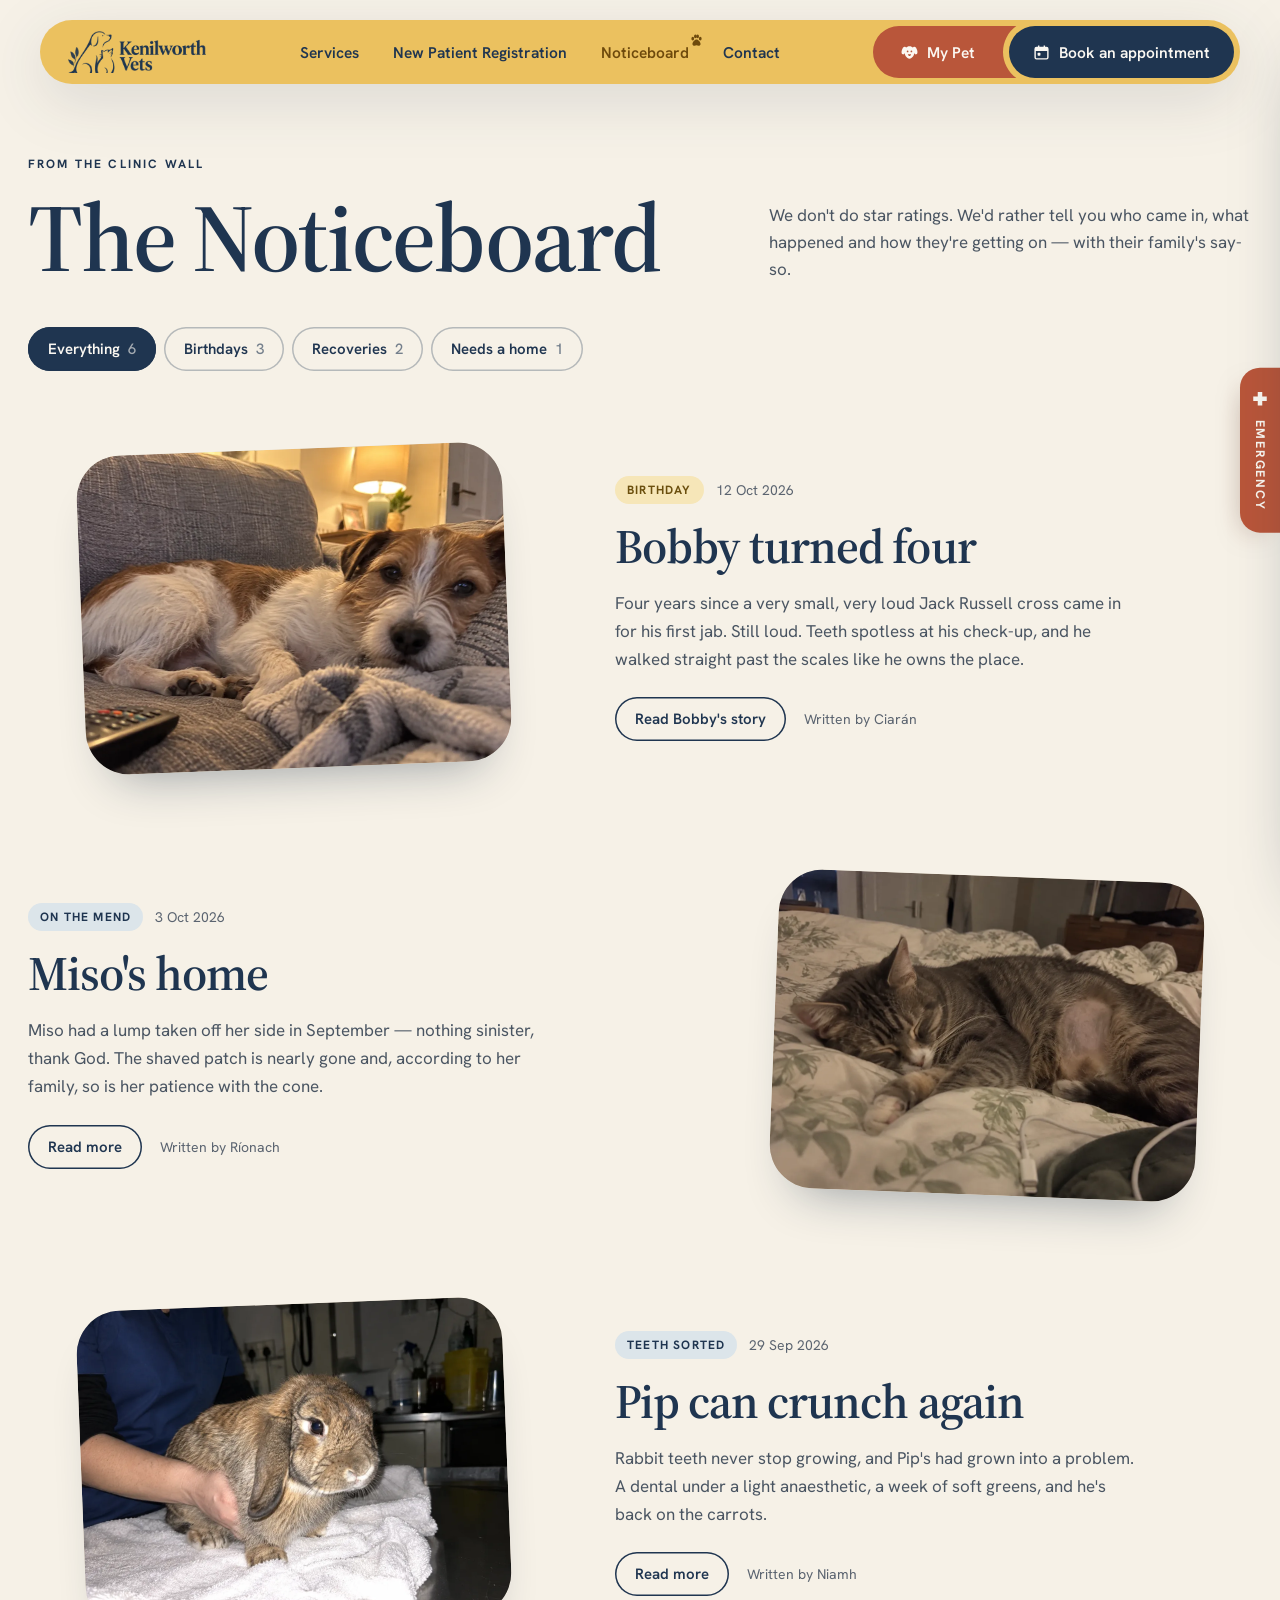
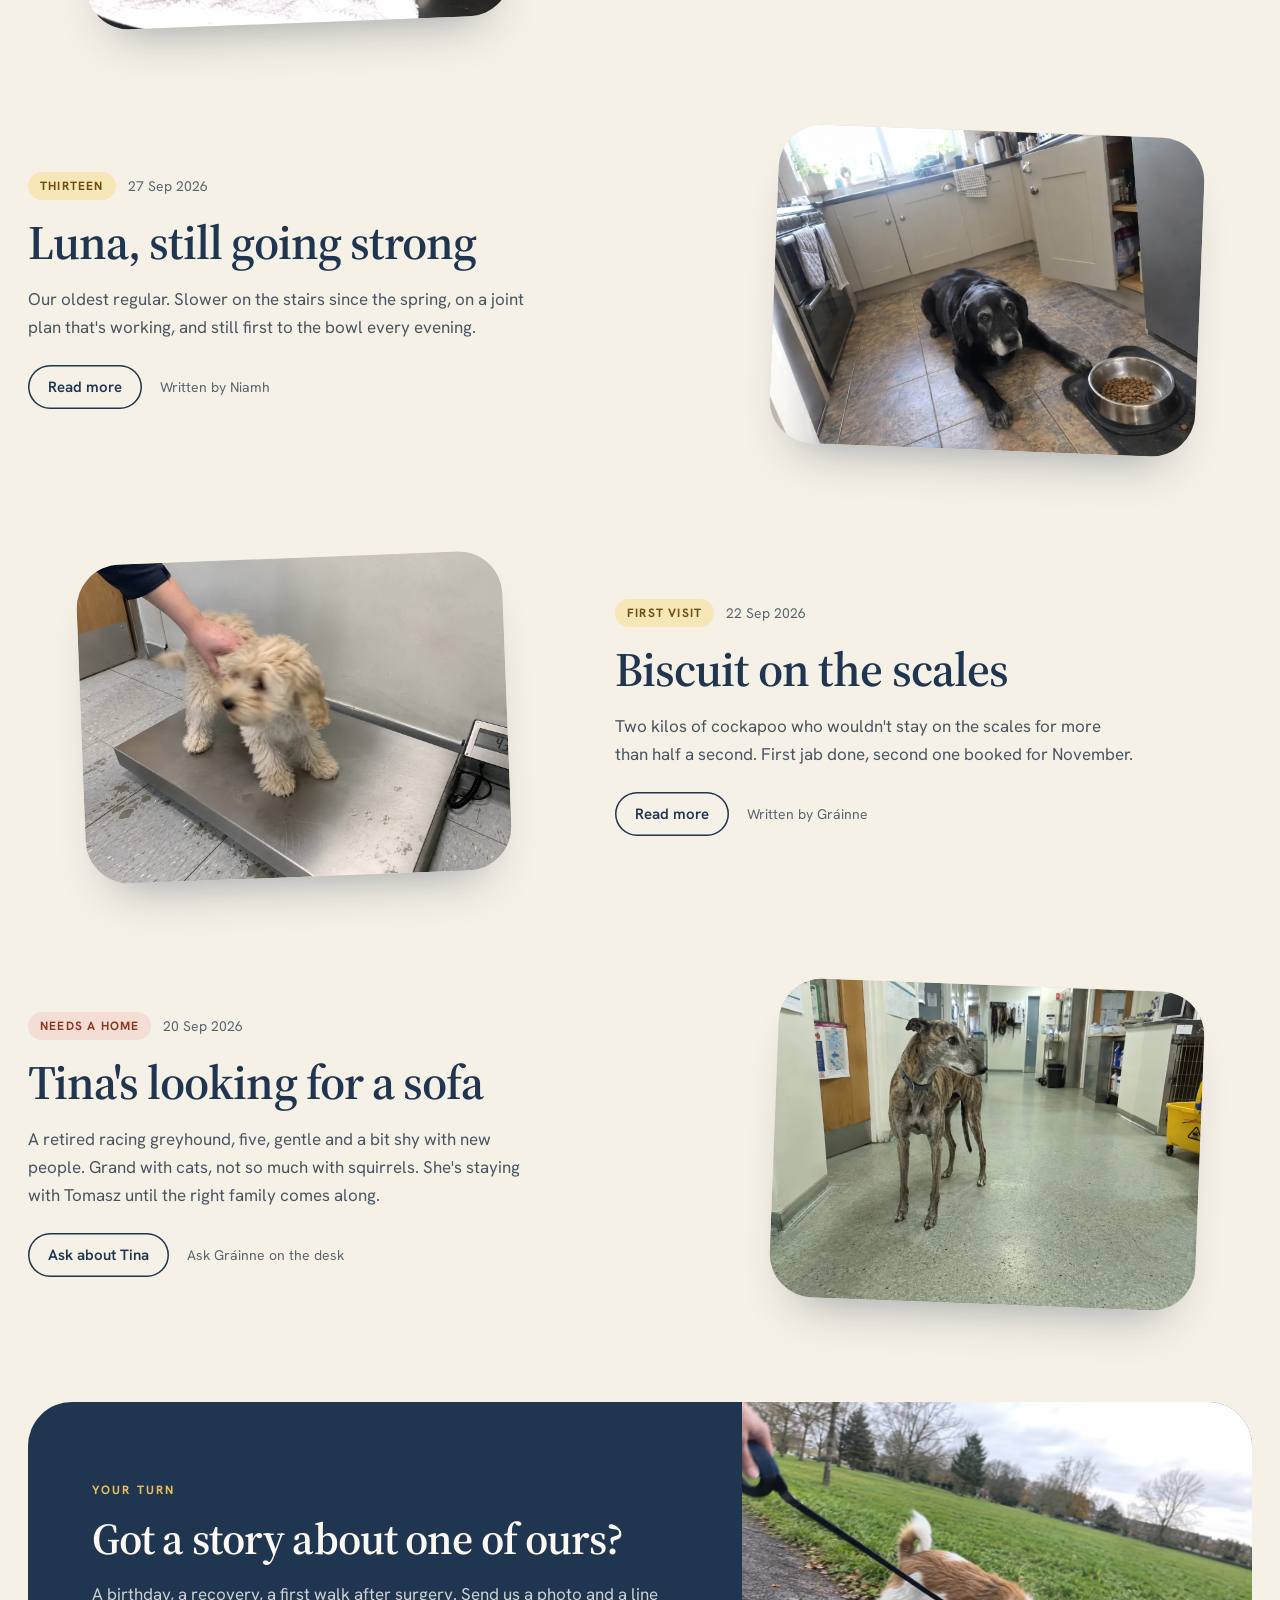
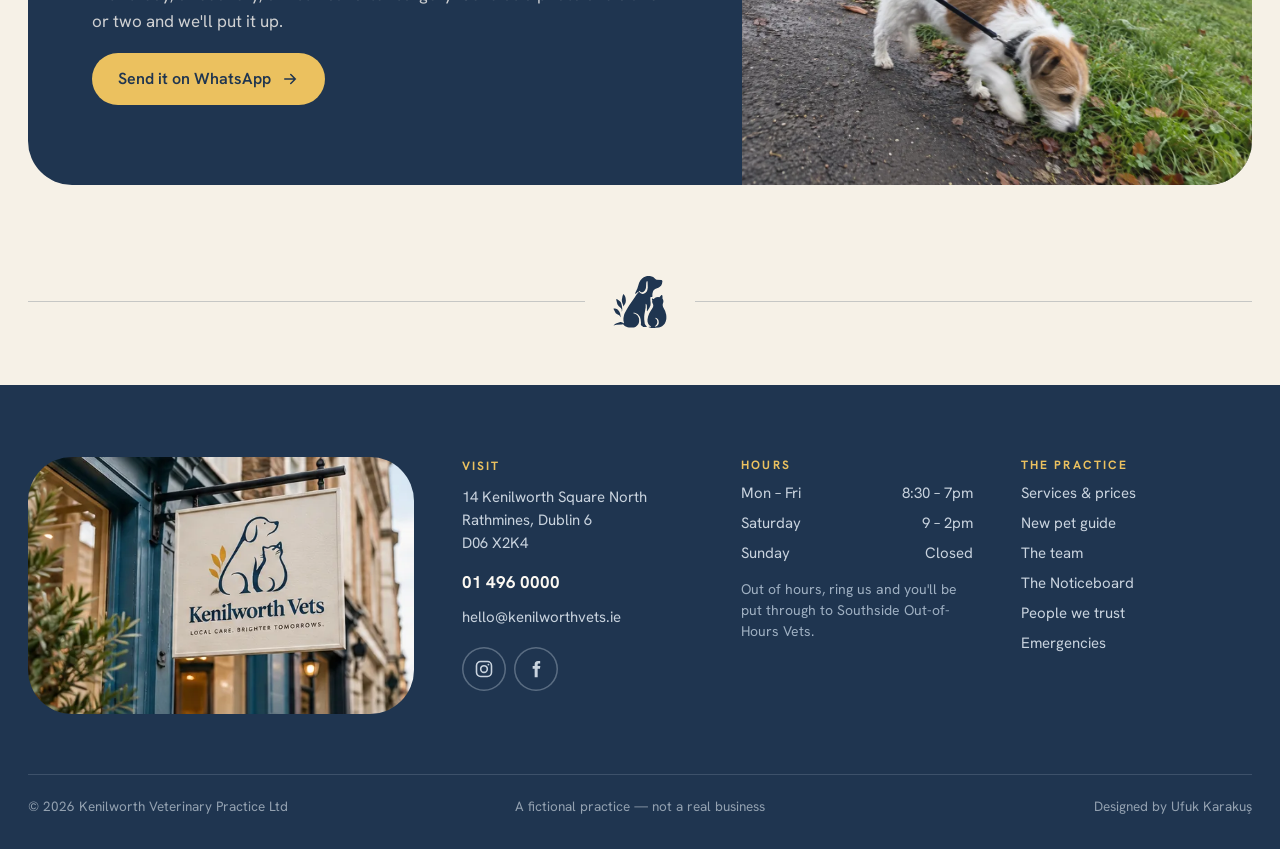
<file: noticeboard/index.html>
<!doctype html>
<html lang="en">
<head>
<meta charset="utf-8">
<meta name="viewport" content="width=device-width, initial-scale=1">
<title>The Noticeboard · Kenilworth Vets</title>
<meta name="robots" content="noindex">
<link rel="icon" type="image/svg+xml" href="../images/mark.svg">
<link rel="preconnect" href="https://fonts.googleapis.com">
<link href="https://fonts.googleapis.com/css2?family=Source+Serif+4:ital,opsz,wght@0,8..60,400..700;1,8..60,400..700&amp;family=Hanken+Grotesk:wght@400;500;600;700&amp;display=swap" rel="stylesheet">
<link rel="stylesheet" href="../css/tokens.css">
<link rel="stylesheet" href="../css/site.css">
</head>
<body>
<div class="page" data-page>
<!-- chrome:header -->
<div class="hwrap"><div class="wide"><div class="hshadow"><div class="hbar"><a href="../" class="hlogo" aria-label="Kenilworth Vets home"><img src="../images/logo_onyellow.webp" alt="Kenilworth Vets"></a><nav class="nav" aria-label="Main"><a href="../services/">Services</a><button type="button" data-open-reg><span class="reg-full">New Patient Registration</span><span class="reg-short">New patient reg.</span></button><a href="../noticeboard/" class="nav-nb" aria-current="page">Noticeboard<svg width="15" height="15" viewBox="0 0 24 24" fill="currentColor" aria-hidden="true"><ellipse cx="6" cy="9" rx="2.2" ry="2.9"></ellipse><ellipse cx="10.2" cy="5.4" rx="2.2" ry="2.9"></ellipse><ellipse cx="13.8" cy="5.4" rx="2.2" ry="2.9"></ellipse><ellipse cx="18" cy="9" rx="2.2" ry="2.9"></ellipse><path d="M12 10.5c-3 0-6.5 4.2-6.5 7 0 1.8 1.4 2.8 3.2 2.8 1.3 0 2.3-.6 3.3-.6s2 .6 3.3.6c1.8 0 3.2-1 3.2-2.8 0-2.8-3.5-7-6.5-7z"></path></svg></a><a href="../contact/">Contact</a></nav><div class="hright"><a href="../my-pet/" class="hpet"><svg width="144" height="52" viewBox="0 0 144 52" aria-hidden="true"><path d="M26 0H143.345A32 32 0 0 0 143.345 52H26A26 26 0 0 1 26 0Z"></path></svg><span><svg width="19" height="19" viewBox="0 0 24 24" fill="currentColor" aria-hidden="true"><ellipse cx="5" cy="9.5" rx="2.7" ry="5" transform="rotate(16 5 9.5)"></ellipse><ellipse cx="19" cy="9.5" rx="2.7" ry="5" transform="rotate(-16 19 9.5)"></ellipse><path d="M12 4.2c-3.8 0-6.3 2.9-6.3 7 0 4.5 2.9 8.6 6.3 8.6s6.3-4.1 6.3-8.6c0-4.1-2.5-7-6.3-7z"></path><circle cx="9.6" cy="10.6" r="1.1" fill="#B9563A"></circle><circle cx="14.4" cy="10.6" r="1.1" fill="#B9563A"></circle><path d="M10.4 14.2h3.2c.4 0 .6.5.3.8l-1.4 1.3c-.3.3-.7.3-1 0l-1.4-1.3c-.3-.3-.1-.8.3-.8z" fill="#B9563A"></path></svg>My Pet</span></a><a href="../book/" class="hbook"><svg width="17" height="17" viewBox="0 0 24 24" fill="currentColor" aria-hidden="true"><path d="M7 2h2v2h6V2h2v2h2a3 3 0 0 1 3 3v12a3 3 0 0 1-3 3H5a3 3 0 0 1-3-3V7a3 3 0 0 1 3-3h2zM4 10v9a1 1 0 0 0 1 1h14a1 1 0 0 0 1-1v-9z"></path><rect x="6.5" y="12.5" width="4" height="4" rx="1"></rect></svg><span class="hbook-t">Book<span class="hbook-x"> an appointment</span></span></a><button type="button" class="hmenu" data-open-menu aria-expanded="false" aria-controls="mnav" aria-label="Menu"><svg width="22" height="22" viewBox="0 0 24 24" fill="none" stroke="currentColor" stroke-width="2.2" stroke-linecap="round" aria-hidden="true"><path d="M4 7h16M4 12h16M4 17h10"></path></svg></button></div></div></div></div></div>
<!-- /chrome:header -->
<main>

<section class="sec-nbhead"><div class="wrap">
<div class="two nbh">
<div class="nbh-l"><span class="lbl">From the clinic wall</span><h1 class="serif">The Noticeboard</h1></div>
<p class="lead nbh-p">We don't do star ratings. We'd rather tell you who came in, what happened and how they're getting on — with their family's say-so.</p>
</div>
<div class="nb-filters" data-filters role="group" aria-label="Filter stories"></div>
</div></section>

<section class="sec-nblist"><div class="wrap nb-list" data-list aria-live="polite"></div></section>

<section class="sec-gotstory"><div class="wrap">
<div class="two gotstory">
<div class="gotstory-copy"><span class="lbl">Your turn</span><span class="serif gotstory-t">Got a story about one of ours?</span><span class="gotstory-p">A birthday, a recovery, a first walk after surgery. Send us a photo and a line or two and we'll put it up.</span><div><a href="https://wa.me/353864960000" class="btn btn-mustard">Send it on WhatsApp<svg width="18" height="18" viewBox="0 0 24 24" fill="none" stroke="currentColor" stroke-width="2" stroke-linecap="round" aria-hidden="true"><path d="M5 12h14M13 6l6 6-6 6"></path></svg></a></div></div>
<div class="ph gotstory-ph"><img src="../images/park.webp" alt="Bobby on a lead in the park" style="object-position:45% 60%"></div>
</div>
</div></section>

</main>
<!-- chrome:footer -->
<div class="wrap divider"><span class="line"></span><svg viewBox="33 39 967 951" width="54" height="54" aria-hidden="true"><path fill="#1F3550" fill-rule="evenodd" d="M45 631 L43 639 L73 700 L83 714 L109 736 L144 753 L157 767 L161 782 L165 786 L168 783 L168 761 L160 717 L147 687 L138 674 L115 651 L100 642 L69 632Z M93 463 L92 479 L111 553 L133 587 L173 623 L185 639 L189 651 L191 688 L196 682 L199 637 L191 576 L179 534 L166 512 L145 490 L115 470 L97 462Z M907 390 L901 391 L863 429 L840 426 L813 428 L787 440 L764 459 L754 459 L741 454 L733 454 L730 458 L730 468 L737 484 L733 515 L754 567 L753 591 L746 614 L701 684 L681 721 L661 775 L651 826 L652 868 L664 903 L682 929 L717 954 L710 959 L675 956 L669 961 L675 968 L722 978 L774 979 L797 974 L852 970 L873 965 L912 948 L937 928 L958 903 L977 864 L988 817 L989 780 L986 745 L967 676 L930 604 L924 582 L923 556 L934 521 L936 497 L929 468 L920 456 L919 406 L914 395Z M798 798 L823 811 L840 830 L850 850 L853 886 L849 909 L836 930 L810 950 L783 956 L781 952 L817 913 L826 883 L826 863 L820 839 L811 825 L789 805 L791 799Z M225 376 L218 376 L214 380 L203 410 L191 473 L192 499 L200 532 L215 567 L215 594 L227 582 L250 548 L258 530 L264 494 L258 439 L247 409Z M913 128 L902 120 L814 118 L797 109 L753 69 L712 52 L692 49 L648 49 L628 52 L584 71 L554 92 L522 129 L501 169 L469 274 L431 352 L429 366 L432 369 L441 367 L484 329 L489 332 L489 338 L452 384 L427 427 L321 576 L281 643 L242 717 L232 745 L220 801 L220 845 L229 887 L228 897 L222 897 L202 880 L172 872 L164 873 L85 901 L54 921 L44 936 L49 937 L60 931 L95 921 L194 917 L208 912 L214 914 L234 937 L251 949 L294 967 L318 970 L403 969 L422 967 L435 962 L466 937 L488 909 L500 871 L501 826 L498 807 L488 781 L469 754 L444 733 L424 723 L400 718 L392 713 L402 708 L421 708 L453 719 L472 730 L490 746 L507 768 L517 788 L528 826 L534 880 L532 925 L535 930 L576 962 L637 961 L638 952 L611 923 L602 902 L592 826 L592 774 L596 734 L618 613 L618 549 L624 546 L628 550 L639 578 L641 653 L639 677 L645 680 L686 619 L705 574 L707 533 L701 476 L701 437 L709 427 L719 423 L734 423 L739 418 L738 372 L749 326 L761 305 L788 281 L854 257 L888 230 L899 214 L911 183 L918 145Z M648 141 L652 146 L656 255 L648 300 L637 325 L615 351 L584 369 L558 370 L528 358 L496 328 L496 318 L501 315 L507 317 L535 338 L559 341 L574 336 L600 313 L617 281 L624 253 L628 180 L632 158 L638 145 L642 141Z"></path></svg><span class="line"></span></div>
<footer class="foot">
<div class="wrap foot-grid">
<div class="ph foot-sign"><img src="../images/sign.webp" alt="The Kenilworth Vets sign hanging outside the clinic"></div>
<div class="fcol fcol-visit">
<span class="lbl">Visit</span>
<span>14 Kenilworth Square North<br>Rathmines, Dublin 6<br>D06 X2K4</span>
<a class="flink foot-tel" href="tel:014960000">01 496 0000</a>
<a class="flink" href="mailto:hello@kenilworthvets.ie">hello@kenilworthvets.ie</a>
<div class="foot-soc"><a class="soc flink" href="https://instagram.com" aria-label="Instagram"><svg width="20" height="20" viewBox="0 0 24 24" fill="none" stroke="currentColor" stroke-width="1.9" aria-hidden="true"><rect x="3" y="3" width="18" height="18" rx="5"></rect><circle cx="12" cy="12" r="4"></circle><circle cx="17.3" cy="6.7" r="1.1" fill="currentColor" stroke="none"></circle></svg></a><a class="soc flink" href="https://facebook.com" aria-label="Facebook"><svg width="20" height="20" viewBox="0 0 24 24" fill="currentColor" aria-hidden="true"><path d="M14 8.5V6.8c0-.8.5-1.3 1.3-1.3H17V2.3h-2.6C11.6 2.3 10.4 4 10.4 6.6v1.9H8v3.3h2.4V22h3.6V11.8h2.7l.5-3.3H14z"></path></svg></a></div>
</div>
<div class="fcol">
<span class="lbl">Hours</span>
<div class="frow"><span>Mon – Fri</span><span>8:30 – 7pm</span></div>
<div class="frow"><span>Saturday</span><span>9 – 2pm</span></div>
<div class="frow"><span>Sunday</span><span>Closed</span></div>
<span class="foot-ooh">Out of hours, ring us and you'll be put through to Southside Out-of-Hours Vets.</span>
</div>
<div class="fcol">
<span class="lbl">The practice</span>
<a class="flink" href="../services/">Services &amp; prices</a><a class="flink" href="../new-pet/">New pet guide</a><a class="flink" href="../team/">The team</a><a class="flink" href="../noticeboard/">The Noticeboard</a><a class="flink" href="../people-we-trust/">People we trust</a><a class="flink" href="../emergency/">Emergencies</a>
</div>
</div>
<div class="wrap foot-bottom"><div>
<span>© 2026 Kenilworth Veterinary Practice Ltd</span><span class="c">A fictional practice — not a real business</span><span class="r">Designed by Ufuk Karakuş</span>
</div></div>
</footer>
<!-- /chrome:footer -->
</div>
<!-- chrome:overlays -->
<button type="button" class="tab etab-edge" data-etab="edge" aria-label="Emergency help — drag or press Enter"><svg width="18" height="18" viewBox="0 0 24 24" aria-hidden="true"><path d="M9 3h6v6h6v6h-6v6H9v-6H3V9h6z" fill="currentColor"></path></svg>Emergency</button>
<div class="scrim" data-scrim></div>
<div class="estrip" role="dialog" aria-modal="true" aria-label="Emergency help" aria-hidden="true" tabindex="-1" data-estrip><div class="estrip-in">
<div class="siren eglow"></div><div class="siren eline"></div>
<div class="eclose-wrap"><button type="button" class="eclose" aria-label="Close emergency help" data-close-all><svg width="24" height="24" viewBox="0 0 24 24" fill="none" stroke="currentColor" stroke-width="2.4" stroke-linecap="round" aria-hidden="true"><path d="M6 6l12 12M18 6L6 18"></path></svg></button></div>
<div class="two ebody" data-ebody>
<div class="ecol">
<span class="lbl elbl"><span class="ecross"><svg width="18" height="18" viewBox="0 0 24 24" aria-hidden="true"><path d="M9 3h6v6h6v6h-6v6H9v-6H3V9h6z" fill="currentColor"></path></svg></span>Emergency</span>
<span class="serif ettl">Worried? Ring us now.</span>
<span class="elead" data-em="lead">We're open until 7pm today. Ring us and come straight down — we'll be at the door when you get here.</span>
<div class="esigns">
<div><span class="dot"></span>Struggling to breathe, or gums look pale or blue</div>
<div><span class="dot"></span>Bleeding that hasn't stopped after five minutes</div>
<div><span class="dot"></span>Has eaten something poisonous — chocolate, grapes, lilies, rat bait</div>
<div><span class="dot"></span>Collapsed, can't stand up, or is having a fit</div>
<div><span class="dot"></span>Belly swollen and tight, retching but nothing coming up</div>
<div><span class="dot"></span>A cat straining in the litter tray and nothing coming out</div>
</div>
</div>
<div class="ecol eside">
<a href="tel:014960000" class="ebox ebox-solid" data-em="tel">
<span class="eicon eicon-tc"><svg width="26" height="26" viewBox="0 0 24 24" fill="none" stroke="currentColor" stroke-width="2" stroke-linecap="round" aria-hidden="true"><path d="M22 16.9v3a2 2 0 0 1-2.2 2 19.8 19.8 0 0 1-8.6-3.1 19.5 19.5 0 0 1-6-6A19.8 19.8 0 0 1 2.1 4.2 2 2 0 0 1 4.1 2h3a2 2 0 0 1 2 1.7c.1.9.4 1.8.7 2.7a2 2 0 0 1-.5 2.1L8 9.8a16 16 0 0 0 6 6l1.3-1.3a2 2 0 0 1 2.1-.4c.9.3 1.8.6 2.7.7a2 2 0 0 1 1.7 2z"></path></svg></span>
<span class="etext"><span class="ewho" data-em="who">Kenilworth Vets — open now</span><span class="serif enum" data-em="num">01 496 0000</span></span>
</a>
<a href="https://wa.me/353864960000" class="ebox">
<span class="eicon eicon-glass"><svg width="26" height="26" viewBox="0 0 24 24" fill="none" stroke="currentColor" stroke-width="2" stroke-linecap="round" stroke-linejoin="round" aria-hidden="true"><path d="M21 12a9 9 0 0 1-13.4 7.9L3 21l1.2-4.4A9 9 0 1 1 21 12z"></path></svg></span>
<span class="etext etext-wa"><span class="ewa-t">Not sure? Send us a photo</span><span class="ewa-s">WhatsApp 086 496 0000 — a nurse will get back to you</span></span>
</a>
<div class="ealt">
<span class="ealt-l" data-em="altLabel">Out of hours, the same number puts you through to</span>
<span class="ealt-v" data-em="alt">Southside Out-of-Hours Vets, Terenure</span>
<span class="ealt-s" data-em="altSub">Open all night, every night · 01 490 1100</span>
</div>
<a href="../emergency/" class="eguide">Not sure it can wait till morning? Read our guide</a>
</div>
</div>
</div></div>
<aside class="reg" role="dialog" aria-modal="true" aria-label="New patient registration" aria-hidden="true" tabindex="-1" data-reg>
<div class="reg-in">
<div class="reg-top"><span class="lbl">New patients</span><button type="button" class="closebtn" aria-label="Close" data-close-all><svg width="24" height="24" viewBox="0 0 24 24" fill="none" stroke="currentColor" stroke-width="2.4" stroke-linecap="round" aria-hidden="true"><path d="M6 6l12 12M18 6L6 18"></path></svg></button></div>
<form class="reg-form" data-reg-form novalidate>
<div class="serif reg-ttl">Join the practice</div>
<p class="reg-lead">Just the basics for now. We'll ring you within a working day to say hello and sort out their old records.</p>
<span class="lbl reg-sec">About you</span>
<div class="grid2">
<label class="field">Your name<input type="text" name="name" value="Laoise Murphy"></label>
<label class="field">Mobile<input type="tel" name="mobile" value="087 555 0192"></label>
<label class="field span2">Email<input type="email" name="email" value="laoise.murphy@example.ie"></label>
<label class="field span2">Address<input type="text" name="address" value="31 Leinster Road, Rathmines"></label>
</div>
<span class="lbl reg-sec">Your pet</span>
<div class="chips" data-species role="group" aria-label="Species">
<button type="button" class="chip chip-reg" aria-pressed="false">Dog</button><button type="button" class="chip chip-reg" aria-pressed="false">Cat</button><button type="button" class="chip chip-reg" aria-pressed="false">Rabbit</button><button type="button" class="chip chip-reg" aria-pressed="false">Something else</button>
</div>
<div class="grid2">
<label class="field">Their name<input type="text" name="pet" value=""></label>
<label class="field">Breed<input type="text" name="breed" value=""></label>
<label class="field">Age<input type="text" name="age" value=""></label>
<label class="field">Previous vet (if any)<input type="text" name="prev" value=""></label>
</div>
<button type="submit" class="btn btn-navy reg-send" disabled aria-disabled="true">Send it in</button>
</form>
</div>
</aside>
<div class="mnav" id="mnav" role="dialog" aria-modal="true" aria-label="Menu" aria-hidden="true" tabindex="-1" inert data-mnav>
<div class="mnav-top"><a href="../" class="hlogo" aria-label="Kenilworth Vets home"><img src="../images/logo_onyellow.webp" alt="Kenilworth Vets"></a><button type="button" class="mnav-close" aria-label="Close menu" data-close-all><svg width="22" height="22" viewBox="0 0 24 24" fill="none" stroke="currentColor" stroke-width="2.4" stroke-linecap="round" aria-hidden="true"><path d="M6 6l12 12M18 6L6 18"></path></svg></button></div>
<nav class="mnav-links" aria-label="Main">
<a href="../services/"><span class="serif mnav-t">Services</span><span class="mnav-go"><svg width="18" height="18" viewBox="0 0 24 24" fill="none" stroke="currentColor" stroke-width="2" stroke-linecap="round" aria-hidden="true"><path d="M5 12h14M13 6l6 6-6 6"></path></svg></span></a>
<button type="button" data-open-reg><span class="serif mnav-t">New Patient Registration</span><span class="mnav-go"><svg width="18" height="18" viewBox="0 0 24 24" fill="none" stroke="currentColor" stroke-width="2" stroke-linecap="round" aria-hidden="true"><path d="M5 12h14M13 6l6 6-6 6"></path></svg></span></button>
<a href="../noticeboard/" class="mnav-nb" aria-current="page"><span class="serif mnav-t">Noticeboard<svg width="15" height="15" viewBox="0 0 24 24" fill="currentColor" aria-hidden="true"><ellipse cx="6" cy="9" rx="2.2" ry="2.9"></ellipse><ellipse cx="10.2" cy="5.4" rx="2.2" ry="2.9"></ellipse><ellipse cx="13.8" cy="5.4" rx="2.2" ry="2.9"></ellipse><ellipse cx="18" cy="9" rx="2.2" ry="2.9"></ellipse><path d="M12 10.5c-3 0-6.5 4.2-6.5 7 0 1.8 1.4 2.8 3.2 2.8 1.3 0 2.3-.6 3.3-.6s2 .6 3.3.6c1.8 0 3.2-1 3.2-2.8 0-2.8-3.5-7-6.5-7z"></path></svg></span><span class="mnav-go"><svg width="18" height="18" viewBox="0 0 24 24" fill="none" stroke="currentColor" stroke-width="2" stroke-linecap="round" aria-hidden="true"><path d="M5 12h14M13 6l6 6-6 6"></path></svg></span></a>
<a href="../contact/"><span class="serif mnav-t">Contact</span><span class="mnav-go"><svg width="18" height="18" viewBox="0 0 24 24" fill="none" stroke="currentColor" stroke-width="2" stroke-linecap="round" aria-hidden="true"><path d="M5 12h14M13 6l6 6-6 6"></path></svg></span></a>
</nav>
<div class="mnav-acts"><a href="../my-pet/" class="btn mnav-pet"><svg width="19" height="19" viewBox="0 0 24 24" fill="currentColor" aria-hidden="true"><ellipse cx="5" cy="9.5" rx="2.7" ry="5" transform="rotate(16 5 9.5)"></ellipse><ellipse cx="19" cy="9.5" rx="2.7" ry="5" transform="rotate(-16 19 9.5)"></ellipse><path d="M12 4.2c-3.8 0-6.3 2.9-6.3 7 0 4.5 2.9 8.6 6.3 8.6s6.3-4.1 6.3-8.6c0-4.1-2.5-7-6.3-7z"></path><circle cx="9.6" cy="10.6" r="1.1" fill="#B9563A"></circle><circle cx="14.4" cy="10.6" r="1.1" fill="#B9563A"></circle><path d="M10.4 14.2h3.2c.4 0 .6.5.3.8l-1.4 1.3c-.3.3-.7.3-1 0l-1.4-1.3c-.3-.3-.1-.8.3-.8z" fill="#B9563A"></path></svg>My Pet</a><a href="../book/" class="btn btn-navy"><svg width="17" height="17" viewBox="0 0 24 24" fill="currentColor" aria-hidden="true"><path d="M7 2h2v2h6V2h2v2h2a3 3 0 0 1 3 3v12a3 3 0 0 1-3 3H5a3 3 0 0 1-3-3V7a3 3 0 0 1 3-3h2zM4 10v9a1 1 0 0 0 1 1h14a1 1 0 0 0 1-1v-9z"></path><rect x="6.5" y="12.5" width="4" height="4" rx="1"></rect></svg>Book an appointment</a><button type="button" class="mnav-em" data-open-em><span class="mnav-em-i"><svg width="16" height="16" viewBox="0 0 24 24" aria-hidden="true"><path d="M9 3h6v6h6v6h-6v6H9v-6H3V9h6z" fill="currentColor"></path></svg></span>Emergency help</button></div>
</div>
<!-- /chrome:overlays -->
<script type="module" src="../js/site.js"></script>
<script type="module" src="../js/noticeboard.js"></script>
</body>
</html>
</file>
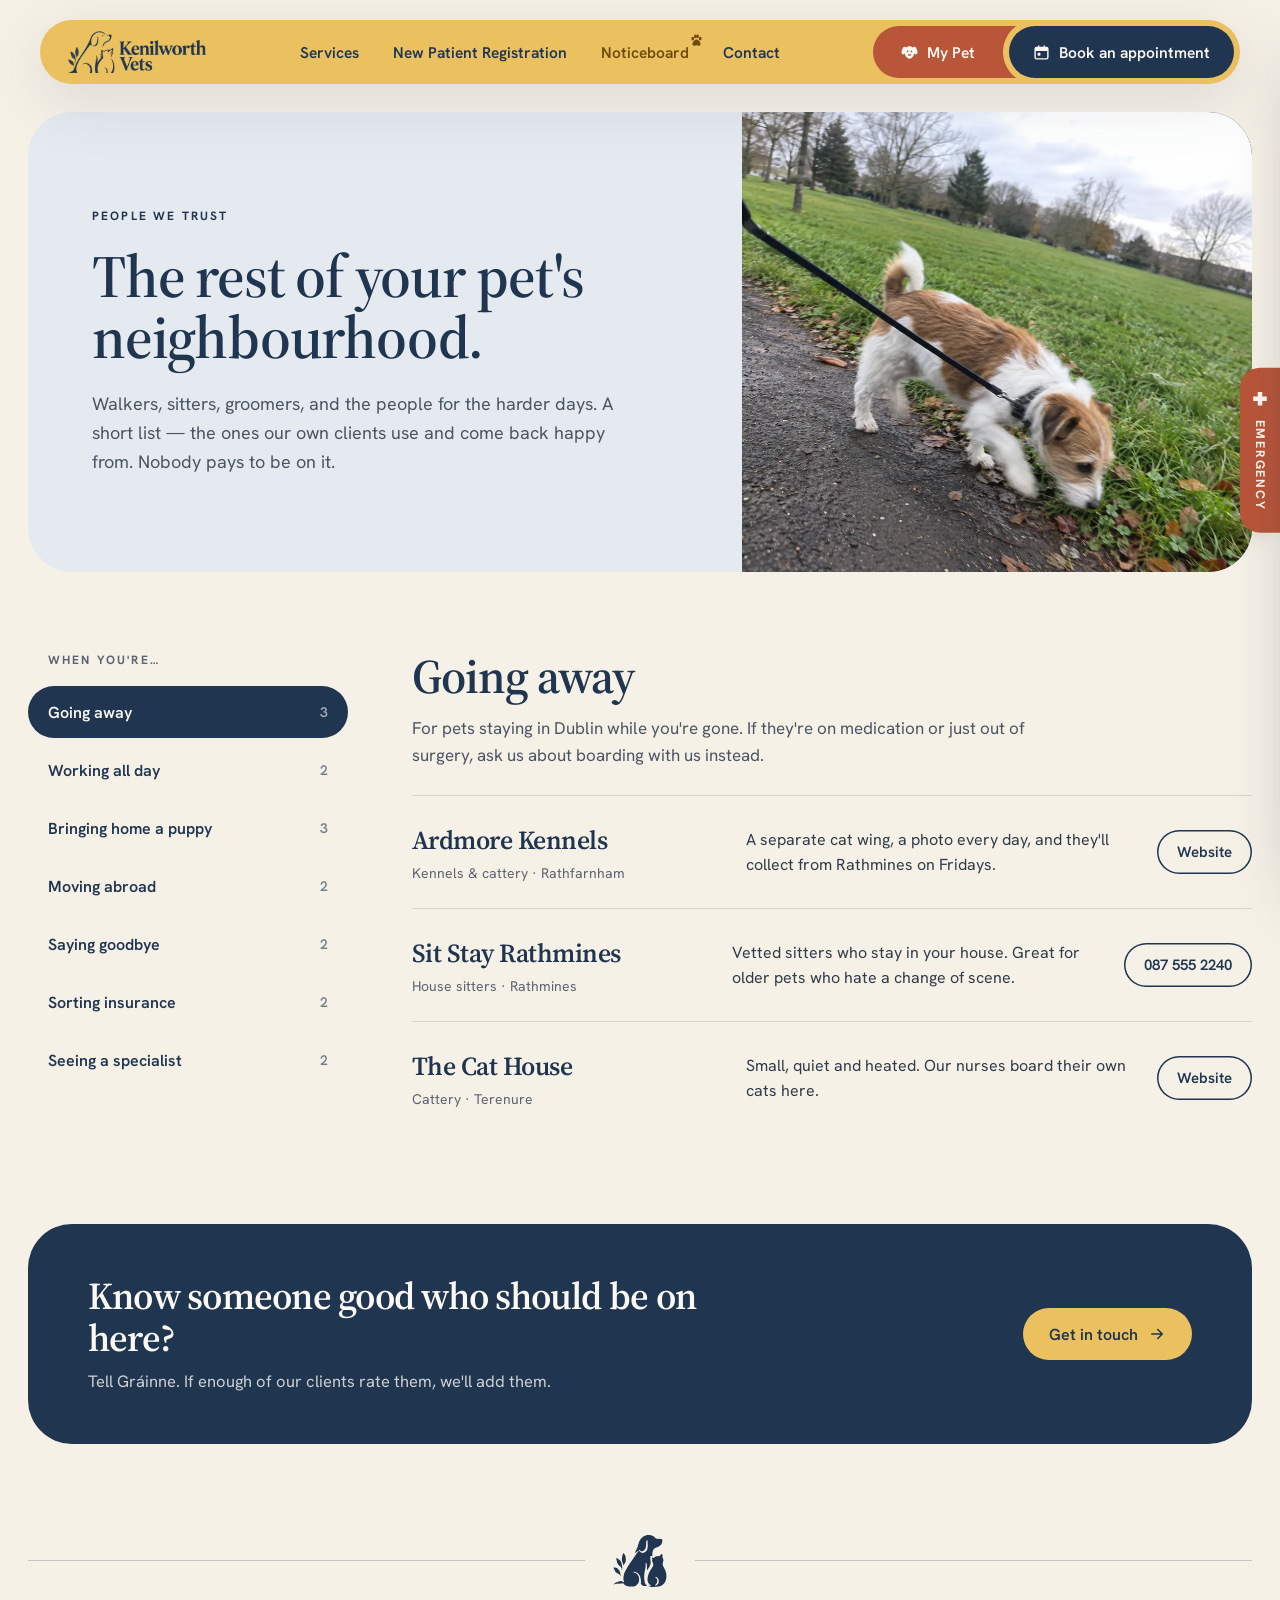
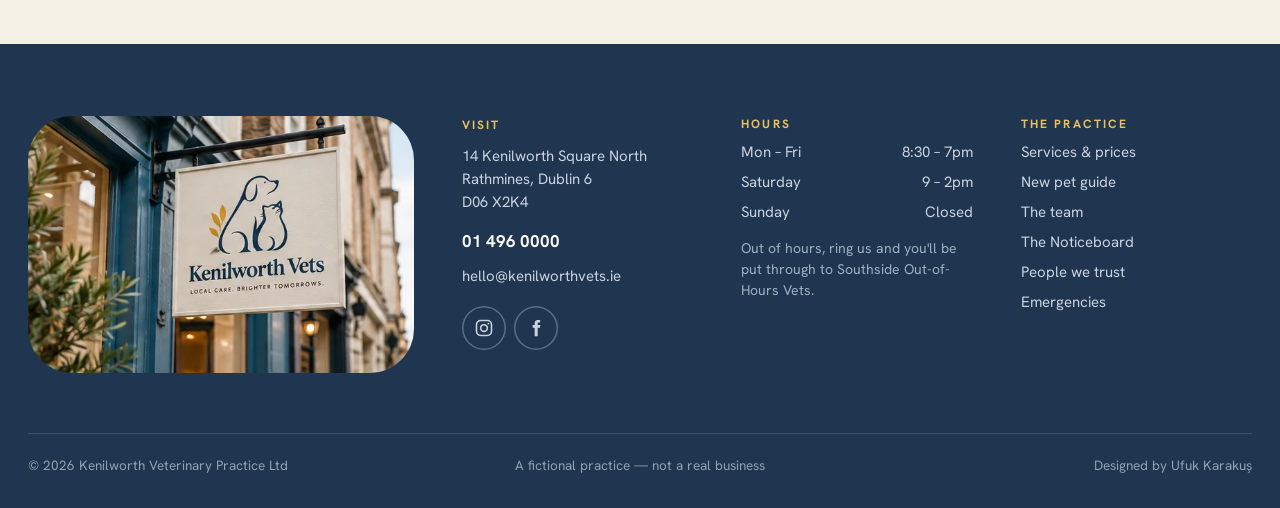
<file: people-we-trust/index.html>
<!doctype html>
<html lang="en">
<head>
<meta charset="utf-8">
<meta name="viewport" content="width=device-width, initial-scale=1">
<title>People we trust · Kenilworth Vets</title>
<meta name="robots" content="noindex">
<link rel="icon" type="image/svg+xml" href="../images/mark.svg">
<link rel="preconnect" href="https://fonts.googleapis.com">
<link href="https://fonts.googleapis.com/css2?family=Source+Serif+4:ital,opsz,wght@0,8..60,400..700;1,8..60,400..700&amp;family=Hanken+Grotesk:wght@400;500;600;700&amp;display=swap" rel="stylesheet">
<link rel="stylesheet" href="../css/tokens.css">
<link rel="stylesheet" href="../css/site.css">
</head>
<body>
<div class="page" data-page>
<!-- chrome:header -->
<div class="hwrap"><div class="wide"><div class="hshadow"><div class="hbar"><a href="../" class="hlogo" aria-label="Kenilworth Vets home"><img src="../images/logo_onyellow.webp" alt="Kenilworth Vets"></a><nav class="nav" aria-label="Main"><a href="../services/">Services</a><button type="button" data-open-reg><span class="reg-full">New Patient Registration</span><span class="reg-short">New patient reg.</span></button><a href="../noticeboard/" class="nav-nb">Noticeboard<svg width="15" height="15" viewBox="0 0 24 24" fill="currentColor" aria-hidden="true"><ellipse cx="6" cy="9" rx="2.2" ry="2.9"></ellipse><ellipse cx="10.2" cy="5.4" rx="2.2" ry="2.9"></ellipse><ellipse cx="13.8" cy="5.4" rx="2.2" ry="2.9"></ellipse><ellipse cx="18" cy="9" rx="2.2" ry="2.9"></ellipse><path d="M12 10.5c-3 0-6.5 4.2-6.5 7 0 1.8 1.4 2.8 3.2 2.8 1.3 0 2.3-.6 3.3-.6s2 .6 3.3.6c1.8 0 3.2-1 3.2-2.8 0-2.8-3.5-7-6.5-7z"></path></svg></a><a href="../contact/">Contact</a></nav><div class="hright"><a href="../my-pet/" class="hpet"><svg width="144" height="52" viewBox="0 0 144 52" aria-hidden="true"><path d="M26 0H143.345A32 32 0 0 0 143.345 52H26A26 26 0 0 1 26 0Z"></path></svg><span><svg width="19" height="19" viewBox="0 0 24 24" fill="currentColor" aria-hidden="true"><ellipse cx="5" cy="9.5" rx="2.7" ry="5" transform="rotate(16 5 9.5)"></ellipse><ellipse cx="19" cy="9.5" rx="2.7" ry="5" transform="rotate(-16 19 9.5)"></ellipse><path d="M12 4.2c-3.8 0-6.3 2.9-6.3 7 0 4.5 2.9 8.6 6.3 8.6s6.3-4.1 6.3-8.6c0-4.1-2.5-7-6.3-7z"></path><circle cx="9.6" cy="10.6" r="1.1" fill="#B9563A"></circle><circle cx="14.4" cy="10.6" r="1.1" fill="#B9563A"></circle><path d="M10.4 14.2h3.2c.4 0 .6.5.3.8l-1.4 1.3c-.3.3-.7.3-1 0l-1.4-1.3c-.3-.3-.1-.8.3-.8z" fill="#B9563A"></path></svg>My Pet</span></a><a href="../book/" class="hbook"><svg width="17" height="17" viewBox="0 0 24 24" fill="currentColor" aria-hidden="true"><path d="M7 2h2v2h6V2h2v2h2a3 3 0 0 1 3 3v12a3 3 0 0 1-3 3H5a3 3 0 0 1-3-3V7a3 3 0 0 1 3-3h2zM4 10v9a1 1 0 0 0 1 1h14a1 1 0 0 0 1-1v-9z"></path><rect x="6.5" y="12.5" width="4" height="4" rx="1"></rect></svg><span class="hbook-t">Book<span class="hbook-x"> an appointment</span></span></a><button type="button" class="hmenu" data-open-menu aria-expanded="false" aria-controls="mnav" aria-label="Menu"><svg width="22" height="22" viewBox="0 0 24 24" fill="none" stroke="currentColor" stroke-width="2.2" stroke-linecap="round" aria-hidden="true"><path d="M4 7h16M4 12h16M4 17h10"></path></svg></button></div></div></div></div></div>
<!-- /chrome:header -->
<main>

<section class="sec-intro"><div class="wrap">
<div class="two intro">
<div class="intro-copy">
<span class="lbl">People we trust</span>
<h1 class="serif">The rest of your pet's neighbourhood.</h1>
<p class="intro-p">Walkers, sitters, groomers, and the people for the harder days. A short list — the ones our own clients use and come back happy from. Nobody pays to be on it.</p>
</div>
<div class="ph intro-ph"><img src="../images/park.webp" alt="A Jack Russell cross on a lead in the park" style="object-position:45% 60%"></div>
</div>
</div></section>

<section class="sec-partners"><div class="wrap two partners">
<nav class="moments" aria-label="Life moments" data-moments>
<span class="lbl">When you're…</span>
</nav>
<div data-current aria-live="polite">
<h2 class="serif ttl" data-cur-name></h2>
<p class="lead partners-intro" data-cur-intro></p>
<div data-biz></div>
</div>
</div></section>

<section class="sec-knowone"><div class="wrap">
<div class="knowone">
<div class="knowone-copy"><span class="serif knowone-t">Know someone good who should be on here?</span><span class="knowone-p">Tell Gráinne. If enough of our clients rate them, we'll add them.</span></div>
<a href="../contact/" class="btn btn-mustard">Get in touch<svg width="18" height="18" viewBox="0 0 24 24" fill="none" stroke="currentColor" stroke-width="2" stroke-linecap="round" aria-hidden="true"><path d="M5 12h14M13 6l6 6-6 6"></path></svg></a>
</div>
</div></section>

</main>
<!-- chrome:footer -->
<div class="wrap divider"><span class="line"></span><svg viewBox="33 39 967 951" width="54" height="54" aria-hidden="true"><path fill="#1F3550" fill-rule="evenodd" d="M45 631 L43 639 L73 700 L83 714 L109 736 L144 753 L157 767 L161 782 L165 786 L168 783 L168 761 L160 717 L147 687 L138 674 L115 651 L100 642 L69 632Z M93 463 L92 479 L111 553 L133 587 L173 623 L185 639 L189 651 L191 688 L196 682 L199 637 L191 576 L179 534 L166 512 L145 490 L115 470 L97 462Z M907 390 L901 391 L863 429 L840 426 L813 428 L787 440 L764 459 L754 459 L741 454 L733 454 L730 458 L730 468 L737 484 L733 515 L754 567 L753 591 L746 614 L701 684 L681 721 L661 775 L651 826 L652 868 L664 903 L682 929 L717 954 L710 959 L675 956 L669 961 L675 968 L722 978 L774 979 L797 974 L852 970 L873 965 L912 948 L937 928 L958 903 L977 864 L988 817 L989 780 L986 745 L967 676 L930 604 L924 582 L923 556 L934 521 L936 497 L929 468 L920 456 L919 406 L914 395Z M798 798 L823 811 L840 830 L850 850 L853 886 L849 909 L836 930 L810 950 L783 956 L781 952 L817 913 L826 883 L826 863 L820 839 L811 825 L789 805 L791 799Z M225 376 L218 376 L214 380 L203 410 L191 473 L192 499 L200 532 L215 567 L215 594 L227 582 L250 548 L258 530 L264 494 L258 439 L247 409Z M913 128 L902 120 L814 118 L797 109 L753 69 L712 52 L692 49 L648 49 L628 52 L584 71 L554 92 L522 129 L501 169 L469 274 L431 352 L429 366 L432 369 L441 367 L484 329 L489 332 L489 338 L452 384 L427 427 L321 576 L281 643 L242 717 L232 745 L220 801 L220 845 L229 887 L228 897 L222 897 L202 880 L172 872 L164 873 L85 901 L54 921 L44 936 L49 937 L60 931 L95 921 L194 917 L208 912 L214 914 L234 937 L251 949 L294 967 L318 970 L403 969 L422 967 L435 962 L466 937 L488 909 L500 871 L501 826 L498 807 L488 781 L469 754 L444 733 L424 723 L400 718 L392 713 L402 708 L421 708 L453 719 L472 730 L490 746 L507 768 L517 788 L528 826 L534 880 L532 925 L535 930 L576 962 L637 961 L638 952 L611 923 L602 902 L592 826 L592 774 L596 734 L618 613 L618 549 L624 546 L628 550 L639 578 L641 653 L639 677 L645 680 L686 619 L705 574 L707 533 L701 476 L701 437 L709 427 L719 423 L734 423 L739 418 L738 372 L749 326 L761 305 L788 281 L854 257 L888 230 L899 214 L911 183 L918 145Z M648 141 L652 146 L656 255 L648 300 L637 325 L615 351 L584 369 L558 370 L528 358 L496 328 L496 318 L501 315 L507 317 L535 338 L559 341 L574 336 L600 313 L617 281 L624 253 L628 180 L632 158 L638 145 L642 141Z"></path></svg><span class="line"></span></div>
<footer class="foot">
<div class="wrap foot-grid">
<div class="ph foot-sign"><img src="../images/sign.webp" alt="The Kenilworth Vets sign hanging outside the clinic"></div>
<div class="fcol fcol-visit">
<span class="lbl">Visit</span>
<span>14 Kenilworth Square North<br>Rathmines, Dublin 6<br>D06 X2K4</span>
<a class="flink foot-tel" href="tel:014960000">01 496 0000</a>
<a class="flink" href="mailto:hello@kenilworthvets.ie">hello@kenilworthvets.ie</a>
<div class="foot-soc"><a class="soc flink" href="https://instagram.com" aria-label="Instagram"><svg width="20" height="20" viewBox="0 0 24 24" fill="none" stroke="currentColor" stroke-width="1.9" aria-hidden="true"><rect x="3" y="3" width="18" height="18" rx="5"></rect><circle cx="12" cy="12" r="4"></circle><circle cx="17.3" cy="6.7" r="1.1" fill="currentColor" stroke="none"></circle></svg></a><a class="soc flink" href="https://facebook.com" aria-label="Facebook"><svg width="20" height="20" viewBox="0 0 24 24" fill="currentColor" aria-hidden="true"><path d="M14 8.5V6.8c0-.8.5-1.3 1.3-1.3H17V2.3h-2.6C11.6 2.3 10.4 4 10.4 6.6v1.9H8v3.3h2.4V22h3.6V11.8h2.7l.5-3.3H14z"></path></svg></a></div>
</div>
<div class="fcol">
<span class="lbl">Hours</span>
<div class="frow"><span>Mon – Fri</span><span>8:30 – 7pm</span></div>
<div class="frow"><span>Saturday</span><span>9 – 2pm</span></div>
<div class="frow"><span>Sunday</span><span>Closed</span></div>
<span class="foot-ooh">Out of hours, ring us and you'll be put through to Southside Out-of-Hours Vets.</span>
</div>
<div class="fcol">
<span class="lbl">The practice</span>
<a class="flink" href="../services/">Services &amp; prices</a><a class="flink" href="../new-pet/">New pet guide</a><a class="flink" href="../team/">The team</a><a class="flink" href="../noticeboard/">The Noticeboard</a><a class="flink" href="../people-we-trust/">People we trust</a><a class="flink" href="../emergency/">Emergencies</a>
</div>
</div>
<div class="wrap foot-bottom"><div>
<span>© 2026 Kenilworth Veterinary Practice Ltd</span><span class="c">A fictional practice — not a real business</span><span class="r">Designed by Ufuk Karakuş</span>
</div></div>
</footer>
<!-- /chrome:footer -->
</div>
<!-- chrome:overlays -->
<button type="button" class="tab etab-edge" data-etab="edge" aria-label="Emergency help — drag or press Enter"><svg width="18" height="18" viewBox="0 0 24 24" aria-hidden="true"><path d="M9 3h6v6h6v6h-6v6H9v-6H3V9h6z" fill="currentColor"></path></svg>Emergency</button>
<div class="scrim" data-scrim></div>
<div class="estrip" role="dialog" aria-modal="true" aria-label="Emergency help" aria-hidden="true" tabindex="-1" data-estrip><div class="estrip-in">
<div class="siren eglow"></div><div class="siren eline"></div>
<div class="eclose-wrap"><button type="button" class="eclose" aria-label="Close emergency help" data-close-all><svg width="24" height="24" viewBox="0 0 24 24" fill="none" stroke="currentColor" stroke-width="2.4" stroke-linecap="round" aria-hidden="true"><path d="M6 6l12 12M18 6L6 18"></path></svg></button></div>
<div class="two ebody" data-ebody>
<div class="ecol">
<span class="lbl elbl"><span class="ecross"><svg width="18" height="18" viewBox="0 0 24 24" aria-hidden="true"><path d="M9 3h6v6h6v6h-6v6H9v-6H3V9h6z" fill="currentColor"></path></svg></span>Emergency</span>
<span class="serif ettl">Worried? Ring us now.</span>
<span class="elead" data-em="lead">We're open until 7pm today. Ring us and come straight down — we'll be at the door when you get here.</span>
<div class="esigns">
<div><span class="dot"></span>Struggling to breathe, or gums look pale or blue</div>
<div><span class="dot"></span>Bleeding that hasn't stopped after five minutes</div>
<div><span class="dot"></span>Has eaten something poisonous — chocolate, grapes, lilies, rat bait</div>
<div><span class="dot"></span>Collapsed, can't stand up, or is having a fit</div>
<div><span class="dot"></span>Belly swollen and tight, retching but nothing coming up</div>
<div><span class="dot"></span>A cat straining in the litter tray and nothing coming out</div>
</div>
</div>
<div class="ecol eside">
<a href="tel:014960000" class="ebox ebox-solid" data-em="tel">
<span class="eicon eicon-tc"><svg width="26" height="26" viewBox="0 0 24 24" fill="none" stroke="currentColor" stroke-width="2" stroke-linecap="round" aria-hidden="true"><path d="M22 16.9v3a2 2 0 0 1-2.2 2 19.8 19.8 0 0 1-8.6-3.1 19.5 19.5 0 0 1-6-6A19.8 19.8 0 0 1 2.1 4.2 2 2 0 0 1 4.1 2h3a2 2 0 0 1 2 1.7c.1.9.4 1.8.7 2.7a2 2 0 0 1-.5 2.1L8 9.8a16 16 0 0 0 6 6l1.3-1.3a2 2 0 0 1 2.1-.4c.9.3 1.8.6 2.7.7a2 2 0 0 1 1.7 2z"></path></svg></span>
<span class="etext"><span class="ewho" data-em="who">Kenilworth Vets — open now</span><span class="serif enum" data-em="num">01 496 0000</span></span>
</a>
<a href="https://wa.me/353864960000" class="ebox">
<span class="eicon eicon-glass"><svg width="26" height="26" viewBox="0 0 24 24" fill="none" stroke="currentColor" stroke-width="2" stroke-linecap="round" stroke-linejoin="round" aria-hidden="true"><path d="M21 12a9 9 0 0 1-13.4 7.9L3 21l1.2-4.4A9 9 0 1 1 21 12z"></path></svg></span>
<span class="etext etext-wa"><span class="ewa-t">Not sure? Send us a photo</span><span class="ewa-s">WhatsApp 086 496 0000 — a nurse will get back to you</span></span>
</a>
<div class="ealt">
<span class="ealt-l" data-em="altLabel">Out of hours, the same number puts you through to</span>
<span class="ealt-v" data-em="alt">Southside Out-of-Hours Vets, Terenure</span>
<span class="ealt-s" data-em="altSub">Open all night, every night · 01 490 1100</span>
</div>
<a href="../emergency/" class="eguide">Not sure it can wait till morning? Read our guide</a>
</div>
</div>
</div></div>
<aside class="reg" role="dialog" aria-modal="true" aria-label="New patient registration" aria-hidden="true" tabindex="-1" data-reg>
<div class="reg-in">
<div class="reg-top"><span class="lbl">New patients</span><button type="button" class="closebtn" aria-label="Close" data-close-all><svg width="24" height="24" viewBox="0 0 24 24" fill="none" stroke="currentColor" stroke-width="2.4" stroke-linecap="round" aria-hidden="true"><path d="M6 6l12 12M18 6L6 18"></path></svg></button></div>
<form class="reg-form" data-reg-form novalidate>
<div class="serif reg-ttl">Join the practice</div>
<p class="reg-lead">Just the basics for now. We'll ring you within a working day to say hello and sort out their old records.</p>
<span class="lbl reg-sec">About you</span>
<div class="grid2">
<label class="field">Your name<input type="text" name="name" value="Laoise Murphy"></label>
<label class="field">Mobile<input type="tel" name="mobile" value="087 555 0192"></label>
<label class="field span2">Email<input type="email" name="email" value="laoise.murphy@example.ie"></label>
<label class="field span2">Address<input type="text" name="address" value="31 Leinster Road, Rathmines"></label>
</div>
<span class="lbl reg-sec">Your pet</span>
<div class="chips" data-species role="group" aria-label="Species">
<button type="button" class="chip chip-reg" aria-pressed="false">Dog</button><button type="button" class="chip chip-reg" aria-pressed="false">Cat</button><button type="button" class="chip chip-reg" aria-pressed="false">Rabbit</button><button type="button" class="chip chip-reg" aria-pressed="false">Something else</button>
</div>
<div class="grid2">
<label class="field">Their name<input type="text" name="pet" value=""></label>
<label class="field">Breed<input type="text" name="breed" value=""></label>
<label class="field">Age<input type="text" name="age" value=""></label>
<label class="field">Previous vet (if any)<input type="text" name="prev" value=""></label>
</div>
<button type="submit" class="btn btn-navy reg-send" disabled aria-disabled="true">Send it in</button>
</form>
</div>
</aside>
<div class="mnav" id="mnav" role="dialog" aria-modal="true" aria-label="Menu" aria-hidden="true" tabindex="-1" inert data-mnav>
<div class="mnav-top"><a href="../" class="hlogo" aria-label="Kenilworth Vets home"><img src="../images/logo_onyellow.webp" alt="Kenilworth Vets"></a><button type="button" class="mnav-close" aria-label="Close menu" data-close-all><svg width="22" height="22" viewBox="0 0 24 24" fill="none" stroke="currentColor" stroke-width="2.4" stroke-linecap="round" aria-hidden="true"><path d="M6 6l12 12M18 6L6 18"></path></svg></button></div>
<nav class="mnav-links" aria-label="Main">
<a href="../services/"><span class="serif mnav-t">Services</span><span class="mnav-go"><svg width="18" height="18" viewBox="0 0 24 24" fill="none" stroke="currentColor" stroke-width="2" stroke-linecap="round" aria-hidden="true"><path d="M5 12h14M13 6l6 6-6 6"></path></svg></span></a>
<button type="button" data-open-reg><span class="serif mnav-t">New Patient Registration</span><span class="mnav-go"><svg width="18" height="18" viewBox="0 0 24 24" fill="none" stroke="currentColor" stroke-width="2" stroke-linecap="round" aria-hidden="true"><path d="M5 12h14M13 6l6 6-6 6"></path></svg></span></button>
<a href="../noticeboard/" class="mnav-nb"><span class="serif mnav-t">Noticeboard<svg width="15" height="15" viewBox="0 0 24 24" fill="currentColor" aria-hidden="true"><ellipse cx="6" cy="9" rx="2.2" ry="2.9"></ellipse><ellipse cx="10.2" cy="5.4" rx="2.2" ry="2.9"></ellipse><ellipse cx="13.8" cy="5.4" rx="2.2" ry="2.9"></ellipse><ellipse cx="18" cy="9" rx="2.2" ry="2.9"></ellipse><path d="M12 10.5c-3 0-6.5 4.2-6.5 7 0 1.8 1.4 2.8 3.2 2.8 1.3 0 2.3-.6 3.3-.6s2 .6 3.3.6c1.8 0 3.2-1 3.2-2.8 0-2.8-3.5-7-6.5-7z"></path></svg></span><span class="mnav-go"><svg width="18" height="18" viewBox="0 0 24 24" fill="none" stroke="currentColor" stroke-width="2" stroke-linecap="round" aria-hidden="true"><path d="M5 12h14M13 6l6 6-6 6"></path></svg></span></a>
<a href="../contact/"><span class="serif mnav-t">Contact</span><span class="mnav-go"><svg width="18" height="18" viewBox="0 0 24 24" fill="none" stroke="currentColor" stroke-width="2" stroke-linecap="round" aria-hidden="true"><path d="M5 12h14M13 6l6 6-6 6"></path></svg></span></a>
</nav>
<div class="mnav-acts"><a href="../my-pet/" class="btn mnav-pet"><svg width="19" height="19" viewBox="0 0 24 24" fill="currentColor" aria-hidden="true"><ellipse cx="5" cy="9.5" rx="2.7" ry="5" transform="rotate(16 5 9.5)"></ellipse><ellipse cx="19" cy="9.5" rx="2.7" ry="5" transform="rotate(-16 19 9.5)"></ellipse><path d="M12 4.2c-3.8 0-6.3 2.9-6.3 7 0 4.5 2.9 8.6 6.3 8.6s6.3-4.1 6.3-8.6c0-4.1-2.5-7-6.3-7z"></path><circle cx="9.6" cy="10.6" r="1.1" fill="#B9563A"></circle><circle cx="14.4" cy="10.6" r="1.1" fill="#B9563A"></circle><path d="M10.4 14.2h3.2c.4 0 .6.5.3.8l-1.4 1.3c-.3.3-.7.3-1 0l-1.4-1.3c-.3-.3-.1-.8.3-.8z" fill="#B9563A"></path></svg>My Pet</a><a href="../book/" class="btn btn-navy"><svg width="17" height="17" viewBox="0 0 24 24" fill="currentColor" aria-hidden="true"><path d="M7 2h2v2h6V2h2v2h2a3 3 0 0 1 3 3v12a3 3 0 0 1-3 3H5a3 3 0 0 1-3-3V7a3 3 0 0 1 3-3h2zM4 10v9a1 1 0 0 0 1 1h14a1 1 0 0 0 1-1v-9z"></path><rect x="6.5" y="12.5" width="4" height="4" rx="1"></rect></svg>Book an appointment</a><button type="button" class="mnav-em" data-open-em><span class="mnav-em-i"><svg width="16" height="16" viewBox="0 0 24 24" aria-hidden="true"><path d="M9 3h6v6h6v6h-6v6H9v-6H3V9h6z" fill="currentColor"></path></svg></span>Emergency help</button></div>
</div>
<!-- /chrome:overlays -->
<script type="module" src="../js/site.js"></script>
<script type="module" src="../js/partners.js"></script>
</body>
</html>
</file>
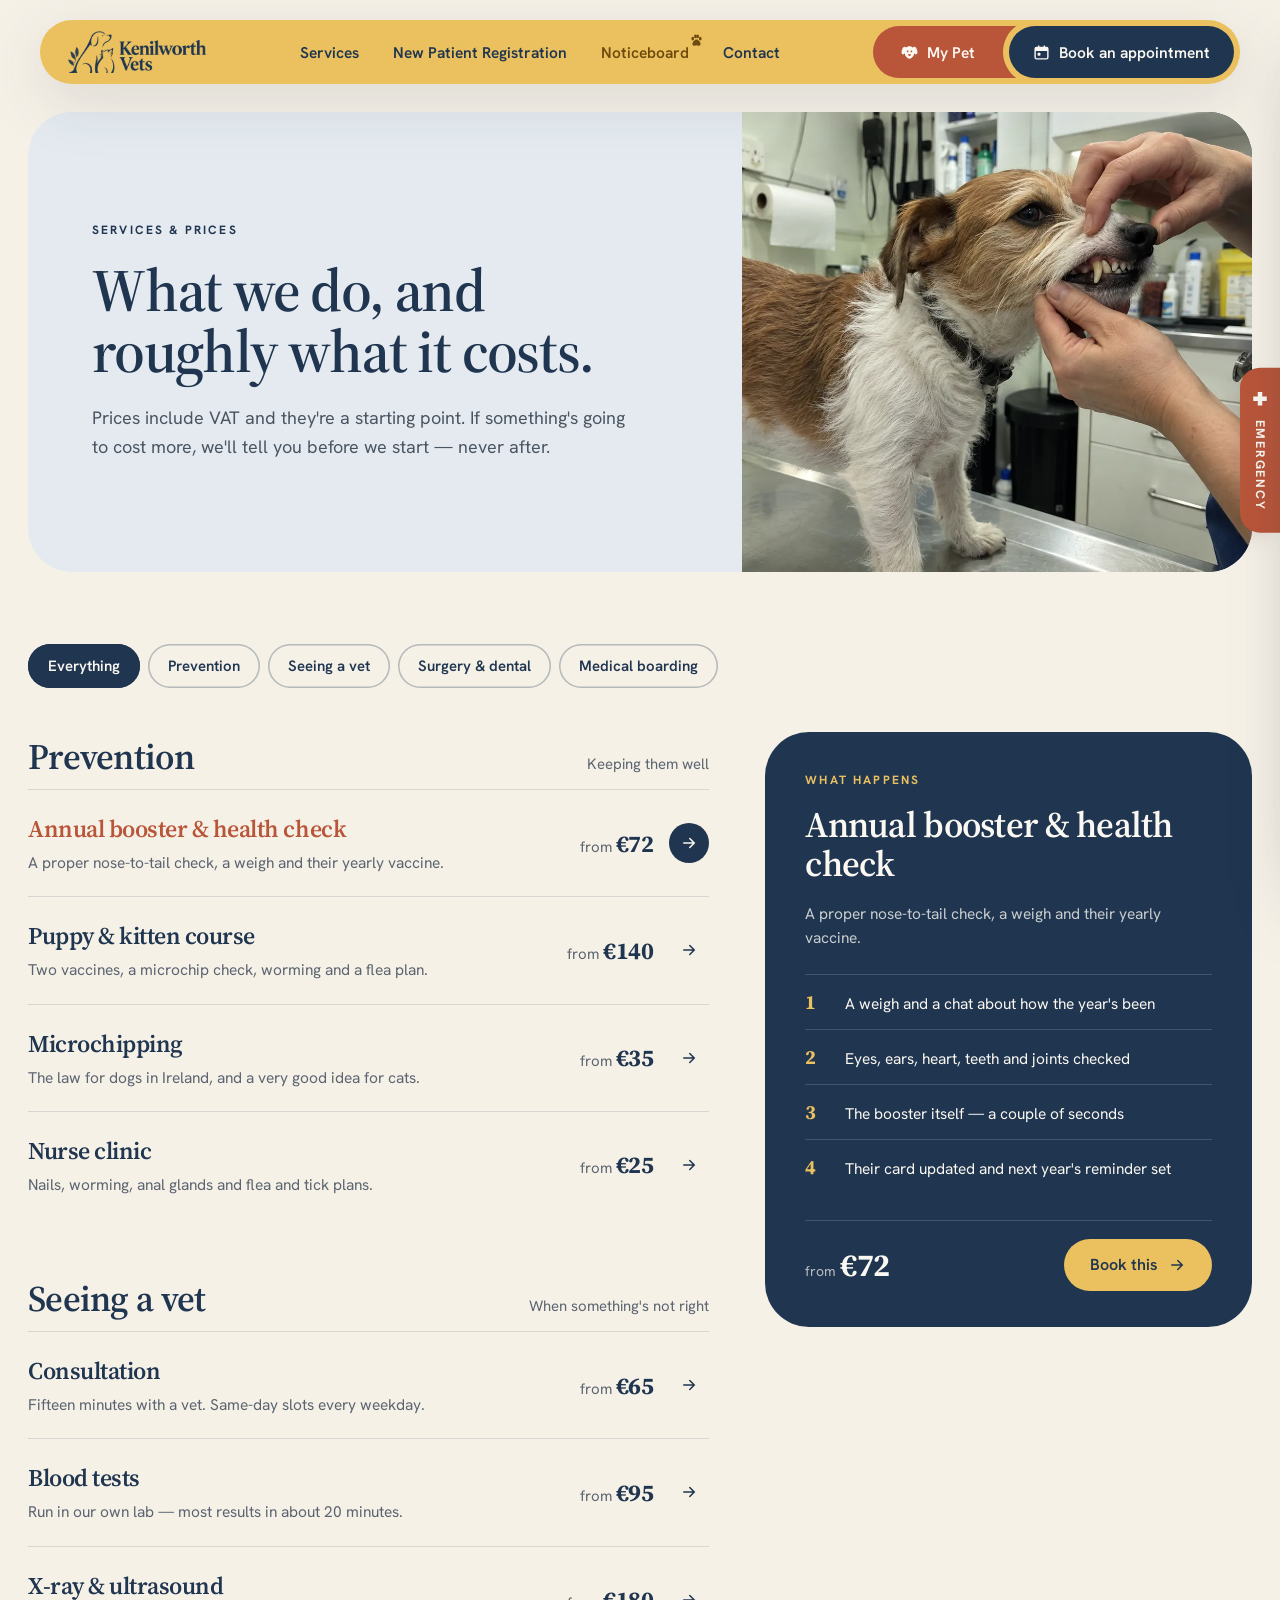
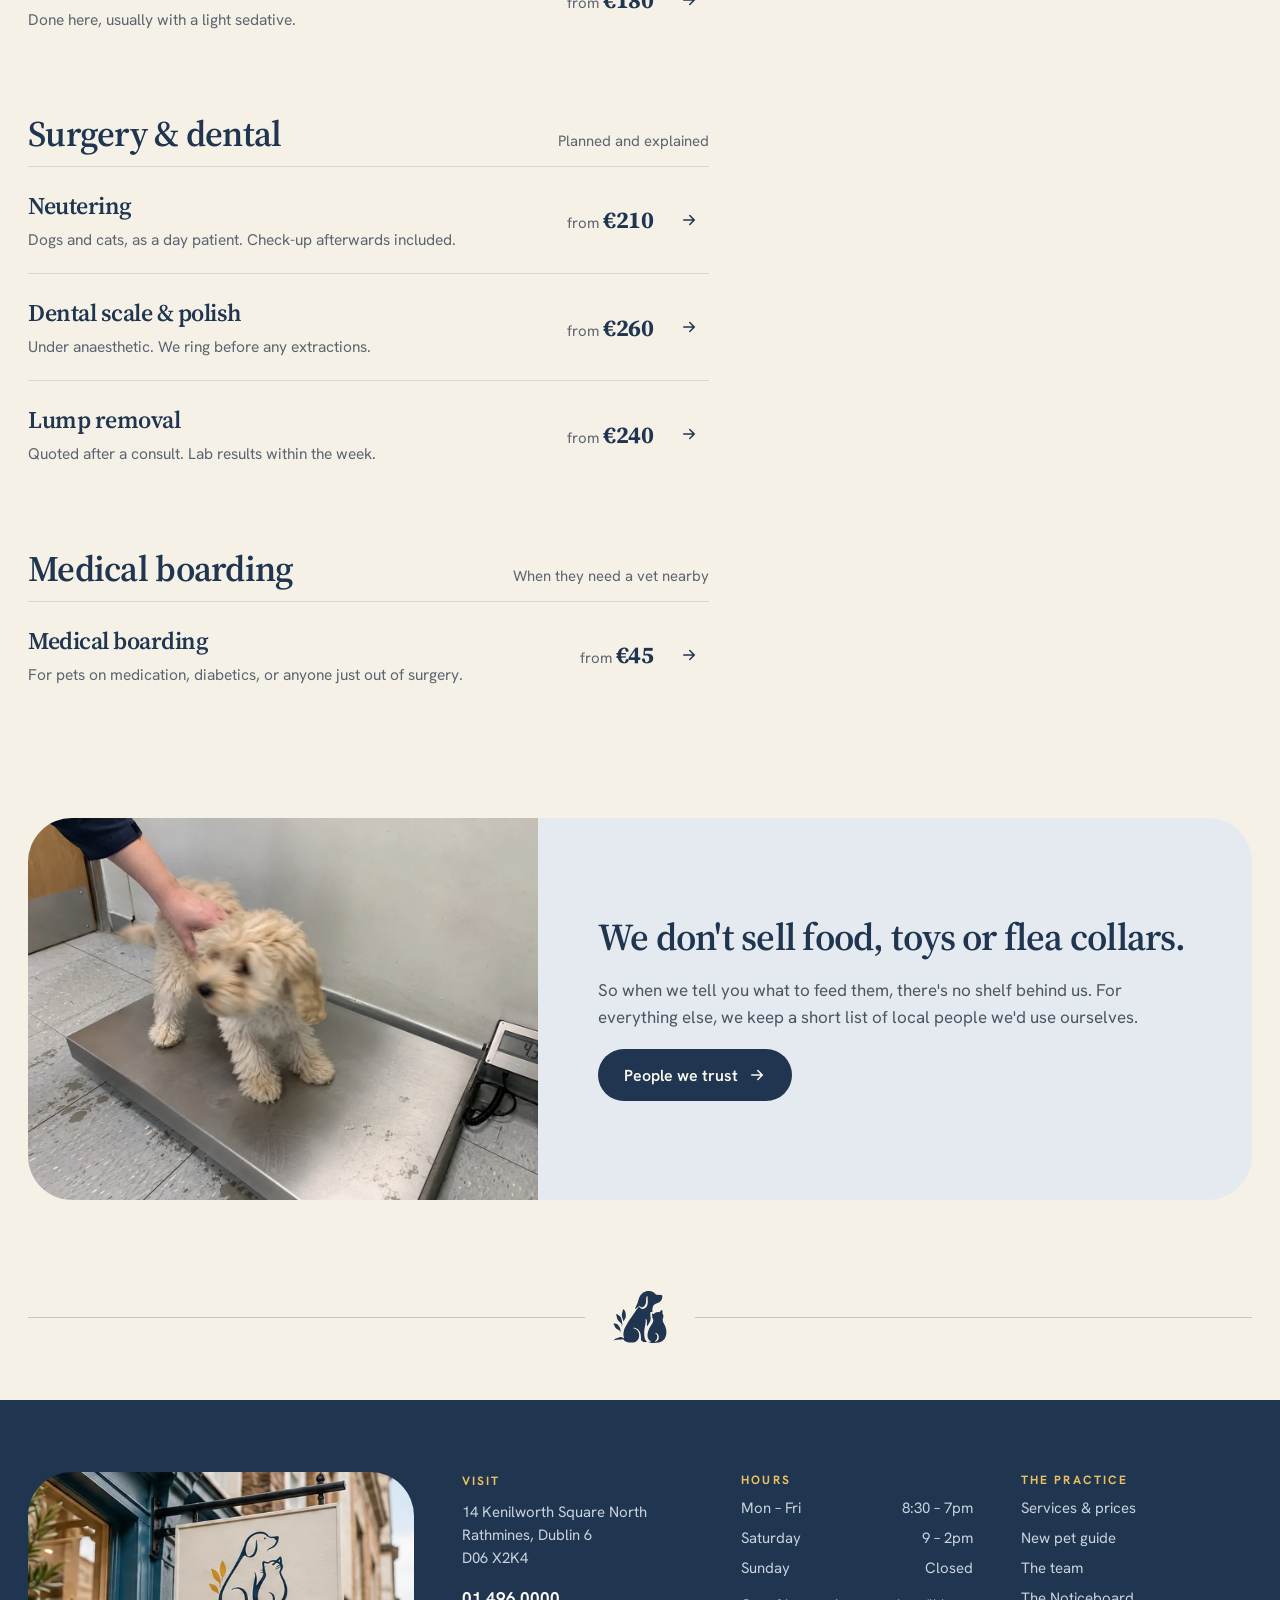
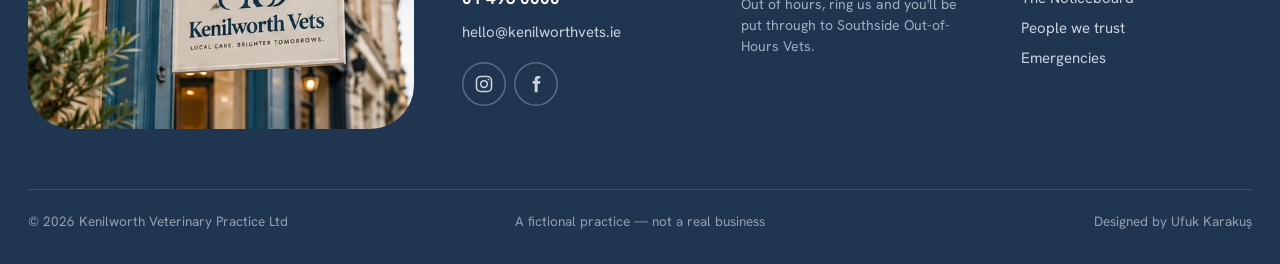
<file: services/index.html>
<!doctype html>
<html lang="en">
<head>
<meta charset="utf-8">
<meta name="viewport" content="width=device-width, initial-scale=1">
<title>Services &amp; prices · Kenilworth Vets</title>
<meta name="robots" content="noindex">
<link rel="icon" type="image/svg+xml" href="../images/mark.svg">
<link rel="preconnect" href="https://fonts.googleapis.com">
<link href="https://fonts.googleapis.com/css2?family=Source+Serif+4:ital,opsz,wght@0,8..60,400..700;1,8..60,400..700&amp;family=Hanken+Grotesk:wght@400;500;600;700&amp;display=swap" rel="stylesheet">
<link rel="stylesheet" href="../css/tokens.css">
<link rel="stylesheet" href="../css/site.css">
</head>
<body>
<div class="page" data-page>
<!-- chrome:header -->
<div class="hwrap"><div class="wide"><div class="hshadow"><div class="hbar"><a href="../" class="hlogo" aria-label="Kenilworth Vets home"><img src="../images/logo_onyellow.webp" alt="Kenilworth Vets"></a><nav class="nav" aria-label="Main"><a href="../services/" aria-current="page">Services</a><button type="button" data-open-reg><span class="reg-full">New Patient Registration</span><span class="reg-short">New patient reg.</span></button><a href="../noticeboard/" class="nav-nb">Noticeboard<svg width="15" height="15" viewBox="0 0 24 24" fill="currentColor" aria-hidden="true"><ellipse cx="6" cy="9" rx="2.2" ry="2.9"></ellipse><ellipse cx="10.2" cy="5.4" rx="2.2" ry="2.9"></ellipse><ellipse cx="13.8" cy="5.4" rx="2.2" ry="2.9"></ellipse><ellipse cx="18" cy="9" rx="2.2" ry="2.9"></ellipse><path d="M12 10.5c-3 0-6.5 4.2-6.5 7 0 1.8 1.4 2.8 3.2 2.8 1.3 0 2.3-.6 3.3-.6s2 .6 3.3.6c1.8 0 3.2-1 3.2-2.8 0-2.8-3.5-7-6.5-7z"></path></svg></a><a href="../contact/">Contact</a></nav><div class="hright"><a href="../my-pet/" class="hpet"><svg width="144" height="52" viewBox="0 0 144 52" aria-hidden="true"><path d="M26 0H143.345A32 32 0 0 0 143.345 52H26A26 26 0 0 1 26 0Z"></path></svg><span><svg width="19" height="19" viewBox="0 0 24 24" fill="currentColor" aria-hidden="true"><ellipse cx="5" cy="9.5" rx="2.7" ry="5" transform="rotate(16 5 9.5)"></ellipse><ellipse cx="19" cy="9.5" rx="2.7" ry="5" transform="rotate(-16 19 9.5)"></ellipse><path d="M12 4.2c-3.8 0-6.3 2.9-6.3 7 0 4.5 2.9 8.6 6.3 8.6s6.3-4.1 6.3-8.6c0-4.1-2.5-7-6.3-7z"></path><circle cx="9.6" cy="10.6" r="1.1" fill="#B9563A"></circle><circle cx="14.4" cy="10.6" r="1.1" fill="#B9563A"></circle><path d="M10.4 14.2h3.2c.4 0 .6.5.3.8l-1.4 1.3c-.3.3-.7.3-1 0l-1.4-1.3c-.3-.3-.1-.8.3-.8z" fill="#B9563A"></path></svg>My Pet</span></a><a href="../book/" class="hbook"><svg width="17" height="17" viewBox="0 0 24 24" fill="currentColor" aria-hidden="true"><path d="M7 2h2v2h6V2h2v2h2a3 3 0 0 1 3 3v12a3 3 0 0 1-3 3H5a3 3 0 0 1-3-3V7a3 3 0 0 1 3-3h2zM4 10v9a1 1 0 0 0 1 1h14a1 1 0 0 0 1-1v-9z"></path><rect x="6.5" y="12.5" width="4" height="4" rx="1"></rect></svg><span class="hbook-t">Book<span class="hbook-x"> an appointment</span></span></a><button type="button" class="hmenu" data-open-menu aria-expanded="false" aria-controls="mnav" aria-label="Menu"><svg width="22" height="22" viewBox="0 0 24 24" fill="none" stroke="currentColor" stroke-width="2.2" stroke-linecap="round" aria-hidden="true"><path d="M4 7h16M4 12h16M4 17h10"></path></svg></button></div></div></div></div></div>
<!-- /chrome:header -->
<main>

<section class="sec-intro"><div class="wrap">
<div class="two intro">
<div class="intro-copy">
<span class="lbl">Services &amp; prices</span>
<h1 class="serif">What we do, and roughly what it costs.</h1>
<p class="intro-p">Prices include VAT and they're a starting point. If something's going to cost more, we'll tell you before we start — never after.</p>
</div>
<div class="ph intro-ph"><img src="../images/dental.webp" alt="A vet checking a terrier's teeth" style="object-position:55% 35%"></div>
</div>
</div></section>

<section class="sec-services"><div class="wrap">
<div class="svc-chips" data-groups role="group" aria-label="Filter services"></div>
<div class="two svc-grid">
<div class="svc-groups" data-services></div>
<aside class="svc-panel" data-panel aria-live="polite">
<span class="lbl">What happens</span>
<span class="serif svc-panel-t" data-panel-t></span>
<span class="svc-panel-d" data-panel-d></span>
<div class="svc-steps" data-panel-steps></div>
<div class="svc-foot"><span><span class="svc-foot-from">from </span><span class="serif svc-foot-p" data-panel-p></span></span><a href="../book/" class="btn btn-mustard">Book this<svg width="18" height="18" viewBox="0 0 24 24" fill="none" stroke="currentColor" stroke-width="2" stroke-linecap="round" aria-hidden="true"><path d="M5 12h14M13 6l6 6-6 6"></path></svg></a></div>
</aside>
</div>
</div></section>

<section class="sec-nofood"><div class="wrap">
<div class="two nofood">
<div class="ph nofood-ph"><img src="../images/biscuit.webp" alt="A cream puppy on the clinic scales" style="object-position:45% 50%"></div>
<div class="nofood-copy">
<span class="serif nofood-t">We don't sell food, toys or flea collars.</span>
<span class="lead nofood-p">So when we tell you what to feed them, there's no shelf behind us. For everything else, we keep a short list of local people we'd use ourselves.</span>
<div><a href="../people-we-trust/" class="btn btn-navy">People we trust<svg width="18" height="18" viewBox="0 0 24 24" fill="none" stroke="currentColor" stroke-width="2" stroke-linecap="round" aria-hidden="true"><path d="M5 12h14M13 6l6 6-6 6"></path></svg></a></div>
</div>
</div>
</div></section>

</main>
<!-- chrome:footer -->
<div class="wrap divider"><span class="line"></span><svg viewBox="33 39 967 951" width="54" height="54" aria-hidden="true"><path fill="#1F3550" fill-rule="evenodd" d="M45 631 L43 639 L73 700 L83 714 L109 736 L144 753 L157 767 L161 782 L165 786 L168 783 L168 761 L160 717 L147 687 L138 674 L115 651 L100 642 L69 632Z M93 463 L92 479 L111 553 L133 587 L173 623 L185 639 L189 651 L191 688 L196 682 L199 637 L191 576 L179 534 L166 512 L145 490 L115 470 L97 462Z M907 390 L901 391 L863 429 L840 426 L813 428 L787 440 L764 459 L754 459 L741 454 L733 454 L730 458 L730 468 L737 484 L733 515 L754 567 L753 591 L746 614 L701 684 L681 721 L661 775 L651 826 L652 868 L664 903 L682 929 L717 954 L710 959 L675 956 L669 961 L675 968 L722 978 L774 979 L797 974 L852 970 L873 965 L912 948 L937 928 L958 903 L977 864 L988 817 L989 780 L986 745 L967 676 L930 604 L924 582 L923 556 L934 521 L936 497 L929 468 L920 456 L919 406 L914 395Z M798 798 L823 811 L840 830 L850 850 L853 886 L849 909 L836 930 L810 950 L783 956 L781 952 L817 913 L826 883 L826 863 L820 839 L811 825 L789 805 L791 799Z M225 376 L218 376 L214 380 L203 410 L191 473 L192 499 L200 532 L215 567 L215 594 L227 582 L250 548 L258 530 L264 494 L258 439 L247 409Z M913 128 L902 120 L814 118 L797 109 L753 69 L712 52 L692 49 L648 49 L628 52 L584 71 L554 92 L522 129 L501 169 L469 274 L431 352 L429 366 L432 369 L441 367 L484 329 L489 332 L489 338 L452 384 L427 427 L321 576 L281 643 L242 717 L232 745 L220 801 L220 845 L229 887 L228 897 L222 897 L202 880 L172 872 L164 873 L85 901 L54 921 L44 936 L49 937 L60 931 L95 921 L194 917 L208 912 L214 914 L234 937 L251 949 L294 967 L318 970 L403 969 L422 967 L435 962 L466 937 L488 909 L500 871 L501 826 L498 807 L488 781 L469 754 L444 733 L424 723 L400 718 L392 713 L402 708 L421 708 L453 719 L472 730 L490 746 L507 768 L517 788 L528 826 L534 880 L532 925 L535 930 L576 962 L637 961 L638 952 L611 923 L602 902 L592 826 L592 774 L596 734 L618 613 L618 549 L624 546 L628 550 L639 578 L641 653 L639 677 L645 680 L686 619 L705 574 L707 533 L701 476 L701 437 L709 427 L719 423 L734 423 L739 418 L738 372 L749 326 L761 305 L788 281 L854 257 L888 230 L899 214 L911 183 L918 145Z M648 141 L652 146 L656 255 L648 300 L637 325 L615 351 L584 369 L558 370 L528 358 L496 328 L496 318 L501 315 L507 317 L535 338 L559 341 L574 336 L600 313 L617 281 L624 253 L628 180 L632 158 L638 145 L642 141Z"></path></svg><span class="line"></span></div>
<footer class="foot">
<div class="wrap foot-grid">
<div class="ph foot-sign"><img src="../images/sign.webp" alt="The Kenilworth Vets sign hanging outside the clinic"></div>
<div class="fcol fcol-visit">
<span class="lbl">Visit</span>
<span>14 Kenilworth Square North<br>Rathmines, Dublin 6<br>D06 X2K4</span>
<a class="flink foot-tel" href="tel:014960000">01 496 0000</a>
<a class="flink" href="mailto:hello@kenilworthvets.ie">hello@kenilworthvets.ie</a>
<div class="foot-soc"><a class="soc flink" href="https://instagram.com" aria-label="Instagram"><svg width="20" height="20" viewBox="0 0 24 24" fill="none" stroke="currentColor" stroke-width="1.9" aria-hidden="true"><rect x="3" y="3" width="18" height="18" rx="5"></rect><circle cx="12" cy="12" r="4"></circle><circle cx="17.3" cy="6.7" r="1.1" fill="currentColor" stroke="none"></circle></svg></a><a class="soc flink" href="https://facebook.com" aria-label="Facebook"><svg width="20" height="20" viewBox="0 0 24 24" fill="currentColor" aria-hidden="true"><path d="M14 8.5V6.8c0-.8.5-1.3 1.3-1.3H17V2.3h-2.6C11.6 2.3 10.4 4 10.4 6.6v1.9H8v3.3h2.4V22h3.6V11.8h2.7l.5-3.3H14z"></path></svg></a></div>
</div>
<div class="fcol">
<span class="lbl">Hours</span>
<div class="frow"><span>Mon – Fri</span><span>8:30 – 7pm</span></div>
<div class="frow"><span>Saturday</span><span>9 – 2pm</span></div>
<div class="frow"><span>Sunday</span><span>Closed</span></div>
<span class="foot-ooh">Out of hours, ring us and you'll be put through to Southside Out-of-Hours Vets.</span>
</div>
<div class="fcol">
<span class="lbl">The practice</span>
<a class="flink" href="../services/">Services &amp; prices</a><a class="flink" href="../new-pet/">New pet guide</a><a class="flink" href="../team/">The team</a><a class="flink" href="../noticeboard/">The Noticeboard</a><a class="flink" href="../people-we-trust/">People we trust</a><a class="flink" href="../emergency/">Emergencies</a>
</div>
</div>
<div class="wrap foot-bottom"><div>
<span>© 2026 Kenilworth Veterinary Practice Ltd</span><span class="c">A fictional practice — not a real business</span><span class="r">Designed by Ufuk Karakuş</span>
</div></div>
</footer>
<!-- /chrome:footer -->
</div>
<!-- chrome:overlays -->
<button type="button" class="tab etab-edge" data-etab="edge" aria-label="Emergency help — drag or press Enter"><svg width="18" height="18" viewBox="0 0 24 24" aria-hidden="true"><path d="M9 3h6v6h6v6h-6v6H9v-6H3V9h6z" fill="currentColor"></path></svg>Emergency</button>
<div class="scrim" data-scrim></div>
<div class="estrip" role="dialog" aria-modal="true" aria-label="Emergency help" aria-hidden="true" tabindex="-1" data-estrip><div class="estrip-in">
<div class="siren eglow"></div><div class="siren eline"></div>
<div class="eclose-wrap"><button type="button" class="eclose" aria-label="Close emergency help" data-close-all><svg width="24" height="24" viewBox="0 0 24 24" fill="none" stroke="currentColor" stroke-width="2.4" stroke-linecap="round" aria-hidden="true"><path d="M6 6l12 12M18 6L6 18"></path></svg></button></div>
<div class="two ebody" data-ebody>
<div class="ecol">
<span class="lbl elbl"><span class="ecross"><svg width="18" height="18" viewBox="0 0 24 24" aria-hidden="true"><path d="M9 3h6v6h6v6h-6v6H9v-6H3V9h6z" fill="currentColor"></path></svg></span>Emergency</span>
<span class="serif ettl">Worried? Ring us now.</span>
<span class="elead" data-em="lead">We're open until 7pm today. Ring us and come straight down — we'll be at the door when you get here.</span>
<div class="esigns">
<div><span class="dot"></span>Struggling to breathe, or gums look pale or blue</div>
<div><span class="dot"></span>Bleeding that hasn't stopped after five minutes</div>
<div><span class="dot"></span>Has eaten something poisonous — chocolate, grapes, lilies, rat bait</div>
<div><span class="dot"></span>Collapsed, can't stand up, or is having a fit</div>
<div><span class="dot"></span>Belly swollen and tight, retching but nothing coming up</div>
<div><span class="dot"></span>A cat straining in the litter tray and nothing coming out</div>
</div>
</div>
<div class="ecol eside">
<a href="tel:014960000" class="ebox ebox-solid" data-em="tel">
<span class="eicon eicon-tc"><svg width="26" height="26" viewBox="0 0 24 24" fill="none" stroke="currentColor" stroke-width="2" stroke-linecap="round" aria-hidden="true"><path d="M22 16.9v3a2 2 0 0 1-2.2 2 19.8 19.8 0 0 1-8.6-3.1 19.5 19.5 0 0 1-6-6A19.8 19.8 0 0 1 2.1 4.2 2 2 0 0 1 4.1 2h3a2 2 0 0 1 2 1.7c.1.9.4 1.8.7 2.7a2 2 0 0 1-.5 2.1L8 9.8a16 16 0 0 0 6 6l1.3-1.3a2 2 0 0 1 2.1-.4c.9.3 1.8.6 2.7.7a2 2 0 0 1 1.7 2z"></path></svg></span>
<span class="etext"><span class="ewho" data-em="who">Kenilworth Vets — open now</span><span class="serif enum" data-em="num">01 496 0000</span></span>
</a>
<a href="https://wa.me/353864960000" class="ebox">
<span class="eicon eicon-glass"><svg width="26" height="26" viewBox="0 0 24 24" fill="none" stroke="currentColor" stroke-width="2" stroke-linecap="round" stroke-linejoin="round" aria-hidden="true"><path d="M21 12a9 9 0 0 1-13.4 7.9L3 21l1.2-4.4A9 9 0 1 1 21 12z"></path></svg></span>
<span class="etext etext-wa"><span class="ewa-t">Not sure? Send us a photo</span><span class="ewa-s">WhatsApp 086 496 0000 — a nurse will get back to you</span></span>
</a>
<div class="ealt">
<span class="ealt-l" data-em="altLabel">Out of hours, the same number puts you through to</span>
<span class="ealt-v" data-em="alt">Southside Out-of-Hours Vets, Terenure</span>
<span class="ealt-s" data-em="altSub">Open all night, every night · 01 490 1100</span>
</div>
<a href="../emergency/" class="eguide">Not sure it can wait till morning? Read our guide</a>
</div>
</div>
</div></div>
<aside class="reg" role="dialog" aria-modal="true" aria-label="New patient registration" aria-hidden="true" tabindex="-1" data-reg>
<div class="reg-in">
<div class="reg-top"><span class="lbl">New patients</span><button type="button" class="closebtn" aria-label="Close" data-close-all><svg width="24" height="24" viewBox="0 0 24 24" fill="none" stroke="currentColor" stroke-width="2.4" stroke-linecap="round" aria-hidden="true"><path d="M6 6l12 12M18 6L6 18"></path></svg></button></div>
<form class="reg-form" data-reg-form novalidate>
<div class="serif reg-ttl">Join the practice</div>
<p class="reg-lead">Just the basics for now. We'll ring you within a working day to say hello and sort out their old records.</p>
<span class="lbl reg-sec">About you</span>
<div class="grid2">
<label class="field">Your name<input type="text" name="name" value="Laoise Murphy"></label>
<label class="field">Mobile<input type="tel" name="mobile" value="087 555 0192"></label>
<label class="field span2">Email<input type="email" name="email" value="laoise.murphy@example.ie"></label>
<label class="field span2">Address<input type="text" name="address" value="31 Leinster Road, Rathmines"></label>
</div>
<span class="lbl reg-sec">Your pet</span>
<div class="chips" data-species role="group" aria-label="Species">
<button type="button" class="chip chip-reg" aria-pressed="false">Dog</button><button type="button" class="chip chip-reg" aria-pressed="false">Cat</button><button type="button" class="chip chip-reg" aria-pressed="false">Rabbit</button><button type="button" class="chip chip-reg" aria-pressed="false">Something else</button>
</div>
<div class="grid2">
<label class="field">Their name<input type="text" name="pet" value=""></label>
<label class="field">Breed<input type="text" name="breed" value=""></label>
<label class="field">Age<input type="text" name="age" value=""></label>
<label class="field">Previous vet (if any)<input type="text" name="prev" value=""></label>
</div>
<button type="submit" class="btn btn-navy reg-send" disabled aria-disabled="true">Send it in</button>
</form>
</div>
</aside>
<div class="mnav" id="mnav" role="dialog" aria-modal="true" aria-label="Menu" aria-hidden="true" tabindex="-1" inert data-mnav>
<div class="mnav-top"><a href="../" class="hlogo" aria-label="Kenilworth Vets home"><img src="../images/logo_onyellow.webp" alt="Kenilworth Vets"></a><button type="button" class="mnav-close" aria-label="Close menu" data-close-all><svg width="22" height="22" viewBox="0 0 24 24" fill="none" stroke="currentColor" stroke-width="2.4" stroke-linecap="round" aria-hidden="true"><path d="M6 6l12 12M18 6L6 18"></path></svg></button></div>
<nav class="mnav-links" aria-label="Main">
<a href="../services/" aria-current="page"><span class="serif mnav-t">Services</span><span class="mnav-go"><svg width="18" height="18" viewBox="0 0 24 24" fill="none" stroke="currentColor" stroke-width="2" stroke-linecap="round" aria-hidden="true"><path d="M5 12h14M13 6l6 6-6 6"></path></svg></span></a>
<button type="button" data-open-reg><span class="serif mnav-t">New Patient Registration</span><span class="mnav-go"><svg width="18" height="18" viewBox="0 0 24 24" fill="none" stroke="currentColor" stroke-width="2" stroke-linecap="round" aria-hidden="true"><path d="M5 12h14M13 6l6 6-6 6"></path></svg></span></button>
<a href="../noticeboard/" class="mnav-nb"><span class="serif mnav-t">Noticeboard<svg width="15" height="15" viewBox="0 0 24 24" fill="currentColor" aria-hidden="true"><ellipse cx="6" cy="9" rx="2.2" ry="2.9"></ellipse><ellipse cx="10.2" cy="5.4" rx="2.2" ry="2.9"></ellipse><ellipse cx="13.8" cy="5.4" rx="2.2" ry="2.9"></ellipse><ellipse cx="18" cy="9" rx="2.2" ry="2.9"></ellipse><path d="M12 10.5c-3 0-6.5 4.2-6.5 7 0 1.8 1.4 2.8 3.2 2.8 1.3 0 2.3-.6 3.3-.6s2 .6 3.3.6c1.8 0 3.2-1 3.2-2.8 0-2.8-3.5-7-6.5-7z"></path></svg></span><span class="mnav-go"><svg width="18" height="18" viewBox="0 0 24 24" fill="none" stroke="currentColor" stroke-width="2" stroke-linecap="round" aria-hidden="true"><path d="M5 12h14M13 6l6 6-6 6"></path></svg></span></a>
<a href="../contact/"><span class="serif mnav-t">Contact</span><span class="mnav-go"><svg width="18" height="18" viewBox="0 0 24 24" fill="none" stroke="currentColor" stroke-width="2" stroke-linecap="round" aria-hidden="true"><path d="M5 12h14M13 6l6 6-6 6"></path></svg></span></a>
</nav>
<div class="mnav-acts"><a href="../my-pet/" class="btn mnav-pet"><svg width="19" height="19" viewBox="0 0 24 24" fill="currentColor" aria-hidden="true"><ellipse cx="5" cy="9.5" rx="2.7" ry="5" transform="rotate(16 5 9.5)"></ellipse><ellipse cx="19" cy="9.5" rx="2.7" ry="5" transform="rotate(-16 19 9.5)"></ellipse><path d="M12 4.2c-3.8 0-6.3 2.9-6.3 7 0 4.5 2.9 8.6 6.3 8.6s6.3-4.1 6.3-8.6c0-4.1-2.5-7-6.3-7z"></path><circle cx="9.6" cy="10.6" r="1.1" fill="#B9563A"></circle><circle cx="14.4" cy="10.6" r="1.1" fill="#B9563A"></circle><path d="M10.4 14.2h3.2c.4 0 .6.5.3.8l-1.4 1.3c-.3.3-.7.3-1 0l-1.4-1.3c-.3-.3-.1-.8.3-.8z" fill="#B9563A"></path></svg>My Pet</a><a href="../book/" class="btn btn-navy"><svg width="17" height="17" viewBox="0 0 24 24" fill="currentColor" aria-hidden="true"><path d="M7 2h2v2h6V2h2v2h2a3 3 0 0 1 3 3v12a3 3 0 0 1-3 3H5a3 3 0 0 1-3-3V7a3 3 0 0 1 3-3h2zM4 10v9a1 1 0 0 0 1 1h14a1 1 0 0 0 1-1v-9z"></path><rect x="6.5" y="12.5" width="4" height="4" rx="1"></rect></svg>Book an appointment</a><button type="button" class="mnav-em" data-open-em><span class="mnav-em-i"><svg width="16" height="16" viewBox="0 0 24 24" aria-hidden="true"><path d="M9 3h6v6h6v6h-6v6H9v-6H3V9h6z" fill="currentColor"></path></svg></span>Emergency help</button></div>
</div>
<!-- /chrome:overlays -->
<script type="module" src="../js/site.js"></script>
<script type="module" src="../js/services.js"></script>
</body>
</html>
</file>
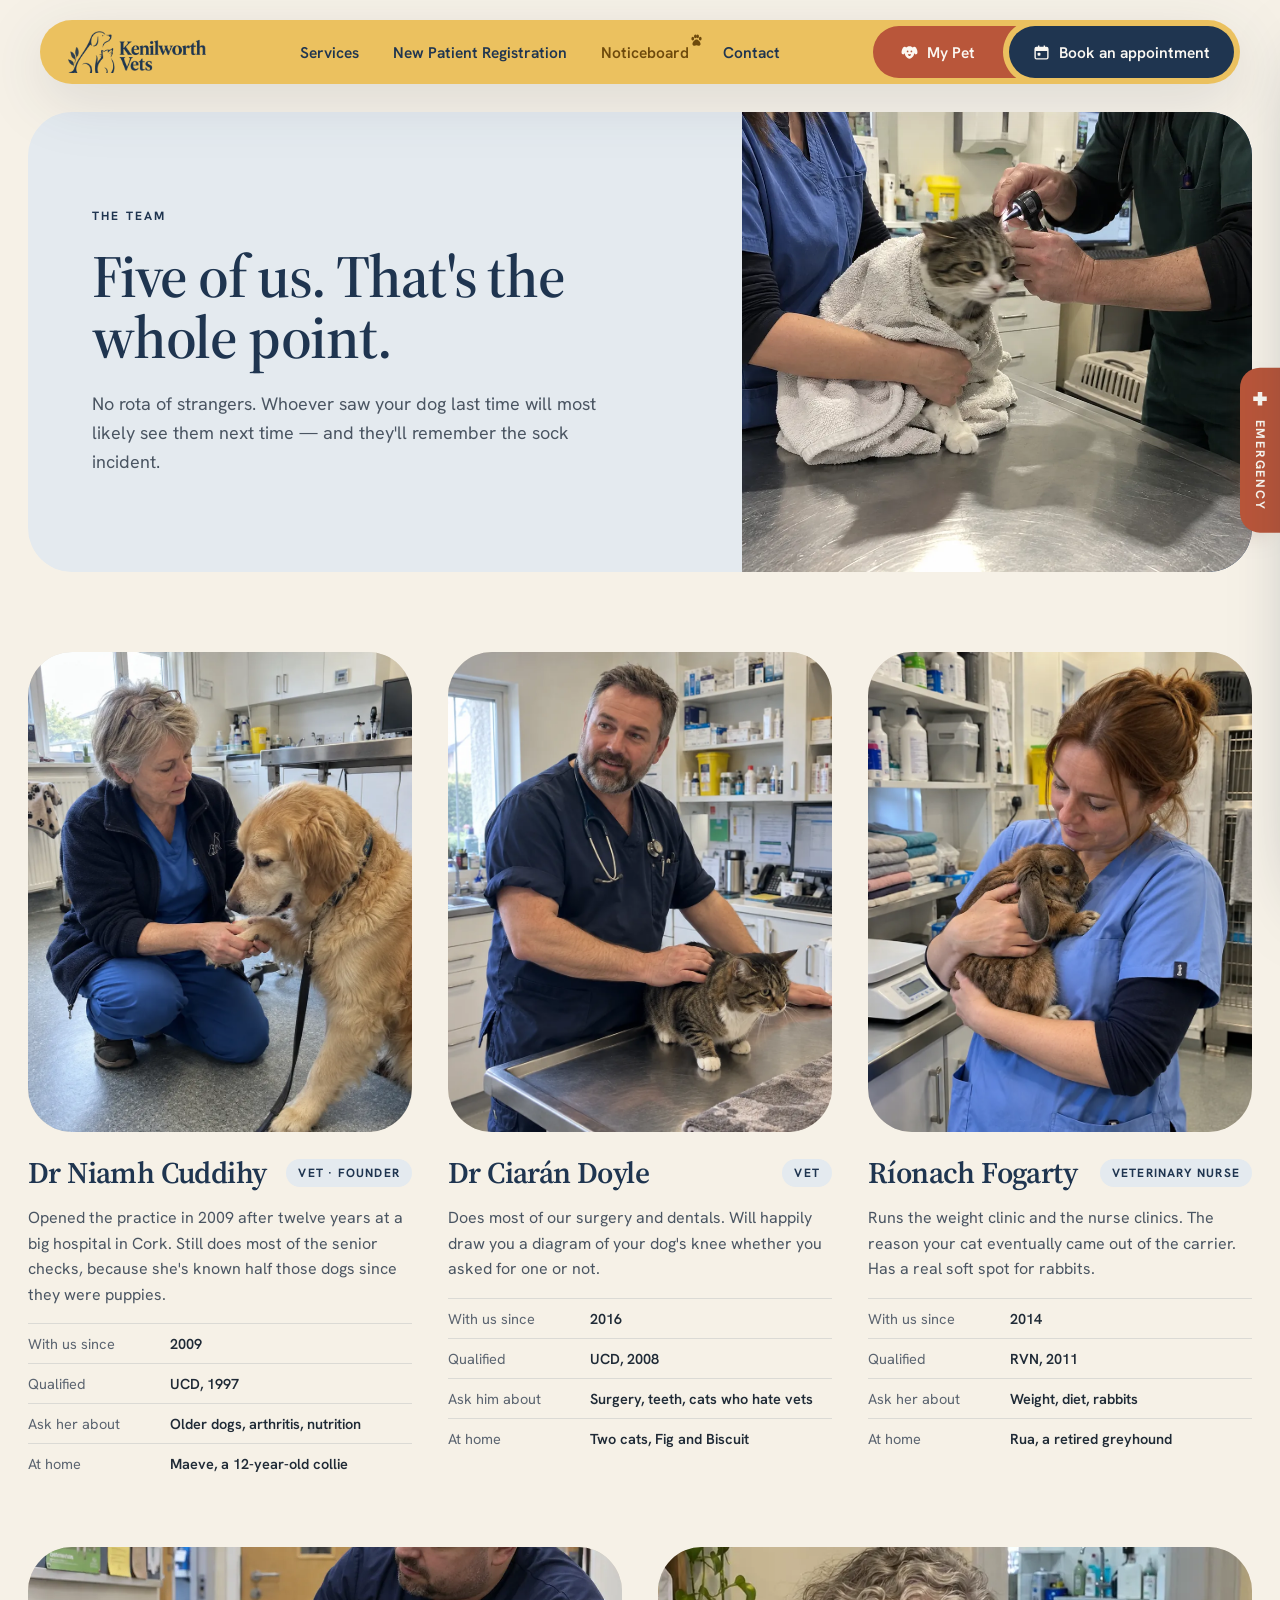
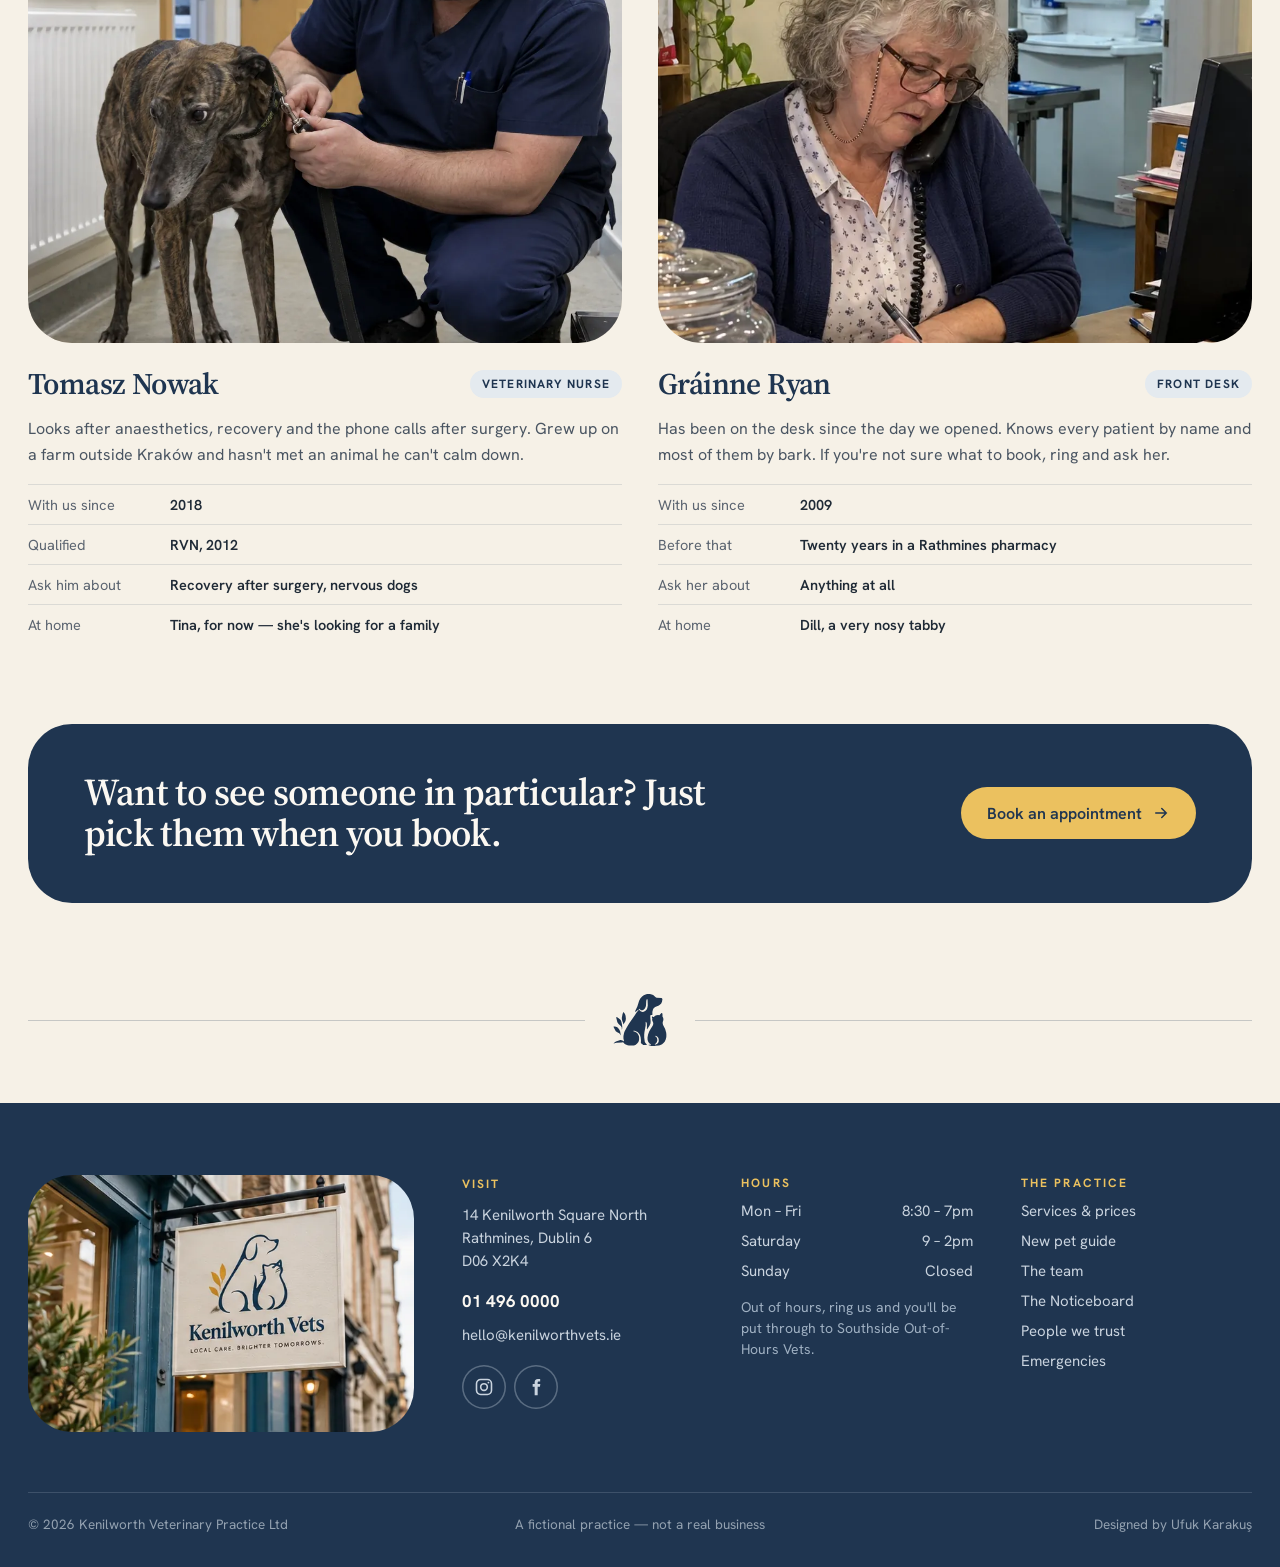
<file: team/index.html>
<!doctype html>
<html lang="en">
<head>
<meta charset="utf-8">
<meta name="viewport" content="width=device-width, initial-scale=1">
<title>The team · Kenilworth Vets</title>
<meta name="robots" content="noindex">
<link rel="icon" type="image/svg+xml" href="../images/mark.svg">
<link rel="preconnect" href="https://fonts.googleapis.com">
<link href="https://fonts.googleapis.com/css2?family=Source+Serif+4:ital,opsz,wght@0,8..60,400..700;1,8..60,400..700&amp;family=Hanken+Grotesk:wght@400;500;600;700&amp;display=swap" rel="stylesheet">
<link rel="stylesheet" href="../css/tokens.css">
<link rel="stylesheet" href="../css/site.css">
</head>
<body>
<div class="page" data-page>
<!-- chrome:header -->
<div class="hwrap"><div class="wide"><div class="hshadow"><div class="hbar"><a href="../" class="hlogo" aria-label="Kenilworth Vets home"><img src="../images/logo_onyellow.webp" alt="Kenilworth Vets"></a><nav class="nav" aria-label="Main"><a href="../services/">Services</a><button type="button" data-open-reg><span class="reg-full">New Patient Registration</span><span class="reg-short">New patient reg.</span></button><a href="../noticeboard/" class="nav-nb">Noticeboard<svg width="15" height="15" viewBox="0 0 24 24" fill="currentColor" aria-hidden="true"><ellipse cx="6" cy="9" rx="2.2" ry="2.9"></ellipse><ellipse cx="10.2" cy="5.4" rx="2.2" ry="2.9"></ellipse><ellipse cx="13.8" cy="5.4" rx="2.2" ry="2.9"></ellipse><ellipse cx="18" cy="9" rx="2.2" ry="2.9"></ellipse><path d="M12 10.5c-3 0-6.5 4.2-6.5 7 0 1.8 1.4 2.8 3.2 2.8 1.3 0 2.3-.6 3.3-.6s2 .6 3.3.6c1.8 0 3.2-1 3.2-2.8 0-2.8-3.5-7-6.5-7z"></path></svg></a><a href="../contact/">Contact</a></nav><div class="hright"><a href="../my-pet/" class="hpet"><svg width="144" height="52" viewBox="0 0 144 52" aria-hidden="true"><path d="M26 0H143.345A32 32 0 0 0 143.345 52H26A26 26 0 0 1 26 0Z"></path></svg><span><svg width="19" height="19" viewBox="0 0 24 24" fill="currentColor" aria-hidden="true"><ellipse cx="5" cy="9.5" rx="2.7" ry="5" transform="rotate(16 5 9.5)"></ellipse><ellipse cx="19" cy="9.5" rx="2.7" ry="5" transform="rotate(-16 19 9.5)"></ellipse><path d="M12 4.2c-3.8 0-6.3 2.9-6.3 7 0 4.5 2.9 8.6 6.3 8.6s6.3-4.1 6.3-8.6c0-4.1-2.5-7-6.3-7z"></path><circle cx="9.6" cy="10.6" r="1.1" fill="#B9563A"></circle><circle cx="14.4" cy="10.6" r="1.1" fill="#B9563A"></circle><path d="M10.4 14.2h3.2c.4 0 .6.5.3.8l-1.4 1.3c-.3.3-.7.3-1 0l-1.4-1.3c-.3-.3-.1-.8.3-.8z" fill="#B9563A"></path></svg>My Pet</span></a><a href="../book/" class="hbook"><svg width="17" height="17" viewBox="0 0 24 24" fill="currentColor" aria-hidden="true"><path d="M7 2h2v2h6V2h2v2h2a3 3 0 0 1 3 3v12a3 3 0 0 1-3 3H5a3 3 0 0 1-3-3V7a3 3 0 0 1 3-3h2zM4 10v9a1 1 0 0 0 1 1h14a1 1 0 0 0 1-1v-9z"></path><rect x="6.5" y="12.5" width="4" height="4" rx="1"></rect></svg><span class="hbook-t">Book<span class="hbook-x"> an appointment</span></span></a><button type="button" class="hmenu" data-open-menu aria-expanded="false" aria-controls="mnav" aria-label="Menu"><svg width="22" height="22" viewBox="0 0 24 24" fill="none" stroke="currentColor" stroke-width="2.2" stroke-linecap="round" aria-hidden="true"><path d="M4 7h16M4 12h16M4 17h10"></path></svg></button></div></div></div></div></div>
<!-- /chrome:header -->
<main>

<section class="sec-intro"><div class="wrap">
<div class="two intro">
<div class="intro-copy">
<span class="lbl">The team</span>
<h1 class="serif">Five of us. That's the whole point.</h1>
<p class="intro-p">No rota of strangers. Whoever saw your dog last time will most likely see them next time — and they'll remember the sock incident.</p>
</div>
<div class="ph intro-ph"><img src="../images/ear.webp" alt="A nurse holding a cat in a towel while the vet checks its ear" style="object-position:50% 30%"></div>
</div>
</div></section>

<section class="sec-team"><div class="wrap">
<div class="three team3" data-team3></div>
<div class="two team2" data-team2></div>
</div></section>

<section class="sec-pick"><div class="wrap">
<div class="pick">
<span class="serif pick-t">Want to see someone in particular? Just pick them when you book.</span>
<a href="../book/" class="btn btn-mustard">Book an appointment<svg width="18" height="18" viewBox="0 0 24 24" fill="none" stroke="currentColor" stroke-width="2" stroke-linecap="round" aria-hidden="true"><path d="M5 12h14M13 6l6 6-6 6"></path></svg></a>
</div>
</div></section>

</main>
<!-- chrome:footer -->
<div class="wrap divider"><span class="line"></span><svg viewBox="33 39 967 951" width="54" height="54" aria-hidden="true"><path fill="#1F3550" fill-rule="evenodd" d="M45 631 L43 639 L73 700 L83 714 L109 736 L144 753 L157 767 L161 782 L165 786 L168 783 L168 761 L160 717 L147 687 L138 674 L115 651 L100 642 L69 632Z M93 463 L92 479 L111 553 L133 587 L173 623 L185 639 L189 651 L191 688 L196 682 L199 637 L191 576 L179 534 L166 512 L145 490 L115 470 L97 462Z M907 390 L901 391 L863 429 L840 426 L813 428 L787 440 L764 459 L754 459 L741 454 L733 454 L730 458 L730 468 L737 484 L733 515 L754 567 L753 591 L746 614 L701 684 L681 721 L661 775 L651 826 L652 868 L664 903 L682 929 L717 954 L710 959 L675 956 L669 961 L675 968 L722 978 L774 979 L797 974 L852 970 L873 965 L912 948 L937 928 L958 903 L977 864 L988 817 L989 780 L986 745 L967 676 L930 604 L924 582 L923 556 L934 521 L936 497 L929 468 L920 456 L919 406 L914 395Z M798 798 L823 811 L840 830 L850 850 L853 886 L849 909 L836 930 L810 950 L783 956 L781 952 L817 913 L826 883 L826 863 L820 839 L811 825 L789 805 L791 799Z M225 376 L218 376 L214 380 L203 410 L191 473 L192 499 L200 532 L215 567 L215 594 L227 582 L250 548 L258 530 L264 494 L258 439 L247 409Z M913 128 L902 120 L814 118 L797 109 L753 69 L712 52 L692 49 L648 49 L628 52 L584 71 L554 92 L522 129 L501 169 L469 274 L431 352 L429 366 L432 369 L441 367 L484 329 L489 332 L489 338 L452 384 L427 427 L321 576 L281 643 L242 717 L232 745 L220 801 L220 845 L229 887 L228 897 L222 897 L202 880 L172 872 L164 873 L85 901 L54 921 L44 936 L49 937 L60 931 L95 921 L194 917 L208 912 L214 914 L234 937 L251 949 L294 967 L318 970 L403 969 L422 967 L435 962 L466 937 L488 909 L500 871 L501 826 L498 807 L488 781 L469 754 L444 733 L424 723 L400 718 L392 713 L402 708 L421 708 L453 719 L472 730 L490 746 L507 768 L517 788 L528 826 L534 880 L532 925 L535 930 L576 962 L637 961 L638 952 L611 923 L602 902 L592 826 L592 774 L596 734 L618 613 L618 549 L624 546 L628 550 L639 578 L641 653 L639 677 L645 680 L686 619 L705 574 L707 533 L701 476 L701 437 L709 427 L719 423 L734 423 L739 418 L738 372 L749 326 L761 305 L788 281 L854 257 L888 230 L899 214 L911 183 L918 145Z M648 141 L652 146 L656 255 L648 300 L637 325 L615 351 L584 369 L558 370 L528 358 L496 328 L496 318 L501 315 L507 317 L535 338 L559 341 L574 336 L600 313 L617 281 L624 253 L628 180 L632 158 L638 145 L642 141Z"></path></svg><span class="line"></span></div>
<footer class="foot">
<div class="wrap foot-grid">
<div class="ph foot-sign"><img src="../images/sign.webp" alt="The Kenilworth Vets sign hanging outside the clinic"></div>
<div class="fcol fcol-visit">
<span class="lbl">Visit</span>
<span>14 Kenilworth Square North<br>Rathmines, Dublin 6<br>D06 X2K4</span>
<a class="flink foot-tel" href="tel:014960000">01 496 0000</a>
<a class="flink" href="mailto:hello@kenilworthvets.ie">hello@kenilworthvets.ie</a>
<div class="foot-soc"><a class="soc flink" href="https://instagram.com" aria-label="Instagram"><svg width="20" height="20" viewBox="0 0 24 24" fill="none" stroke="currentColor" stroke-width="1.9" aria-hidden="true"><rect x="3" y="3" width="18" height="18" rx="5"></rect><circle cx="12" cy="12" r="4"></circle><circle cx="17.3" cy="6.7" r="1.1" fill="currentColor" stroke="none"></circle></svg></a><a class="soc flink" href="https://facebook.com" aria-label="Facebook"><svg width="20" height="20" viewBox="0 0 24 24" fill="currentColor" aria-hidden="true"><path d="M14 8.5V6.8c0-.8.5-1.3 1.3-1.3H17V2.3h-2.6C11.6 2.3 10.4 4 10.4 6.6v1.9H8v3.3h2.4V22h3.6V11.8h2.7l.5-3.3H14z"></path></svg></a></div>
</div>
<div class="fcol">
<span class="lbl">Hours</span>
<div class="frow"><span>Mon – Fri</span><span>8:30 – 7pm</span></div>
<div class="frow"><span>Saturday</span><span>9 – 2pm</span></div>
<div class="frow"><span>Sunday</span><span>Closed</span></div>
<span class="foot-ooh">Out of hours, ring us and you'll be put through to Southside Out-of-Hours Vets.</span>
</div>
<div class="fcol">
<span class="lbl">The practice</span>
<a class="flink" href="../services/">Services &amp; prices</a><a class="flink" href="../new-pet/">New pet guide</a><a class="flink" href="../team/">The team</a><a class="flink" href="../noticeboard/">The Noticeboard</a><a class="flink" href="../people-we-trust/">People we trust</a><a class="flink" href="../emergency/">Emergencies</a>
</div>
</div>
<div class="wrap foot-bottom"><div>
<span>© 2026 Kenilworth Veterinary Practice Ltd</span><span class="c">A fictional practice — not a real business</span><span class="r">Designed by Ufuk Karakuş</span>
</div></div>
</footer>
<!-- /chrome:footer -->
</div>
<!-- chrome:overlays -->
<button type="button" class="tab etab-edge" data-etab="edge" aria-label="Emergency help — drag or press Enter"><svg width="18" height="18" viewBox="0 0 24 24" aria-hidden="true"><path d="M9 3h6v6h6v6h-6v6H9v-6H3V9h6z" fill="currentColor"></path></svg>Emergency</button>
<div class="scrim" data-scrim></div>
<div class="estrip" role="dialog" aria-modal="true" aria-label="Emergency help" aria-hidden="true" tabindex="-1" data-estrip><div class="estrip-in">
<div class="siren eglow"></div><div class="siren eline"></div>
<div class="eclose-wrap"><button type="button" class="eclose" aria-label="Close emergency help" data-close-all><svg width="24" height="24" viewBox="0 0 24 24" fill="none" stroke="currentColor" stroke-width="2.4" stroke-linecap="round" aria-hidden="true"><path d="M6 6l12 12M18 6L6 18"></path></svg></button></div>
<div class="two ebody" data-ebody>
<div class="ecol">
<span class="lbl elbl"><span class="ecross"><svg width="18" height="18" viewBox="0 0 24 24" aria-hidden="true"><path d="M9 3h6v6h6v6h-6v6H9v-6H3V9h6z" fill="currentColor"></path></svg></span>Emergency</span>
<span class="serif ettl">Worried? Ring us now.</span>
<span class="elead" data-em="lead">We're open until 7pm today. Ring us and come straight down — we'll be at the door when you get here.</span>
<div class="esigns">
<div><span class="dot"></span>Struggling to breathe, or gums look pale or blue</div>
<div><span class="dot"></span>Bleeding that hasn't stopped after five minutes</div>
<div><span class="dot"></span>Has eaten something poisonous — chocolate, grapes, lilies, rat bait</div>
<div><span class="dot"></span>Collapsed, can't stand up, or is having a fit</div>
<div><span class="dot"></span>Belly swollen and tight, retching but nothing coming up</div>
<div><span class="dot"></span>A cat straining in the litter tray and nothing coming out</div>
</div>
</div>
<div class="ecol eside">
<a href="tel:014960000" class="ebox ebox-solid" data-em="tel">
<span class="eicon eicon-tc"><svg width="26" height="26" viewBox="0 0 24 24" fill="none" stroke="currentColor" stroke-width="2" stroke-linecap="round" aria-hidden="true"><path d="M22 16.9v3a2 2 0 0 1-2.2 2 19.8 19.8 0 0 1-8.6-3.1 19.5 19.5 0 0 1-6-6A19.8 19.8 0 0 1 2.1 4.2 2 2 0 0 1 4.1 2h3a2 2 0 0 1 2 1.7c.1.9.4 1.8.7 2.7a2 2 0 0 1-.5 2.1L8 9.8a16 16 0 0 0 6 6l1.3-1.3a2 2 0 0 1 2.1-.4c.9.3 1.8.6 2.7.7a2 2 0 0 1 1.7 2z"></path></svg></span>
<span class="etext"><span class="ewho" data-em="who">Kenilworth Vets — open now</span><span class="serif enum" data-em="num">01 496 0000</span></span>
</a>
<a href="https://wa.me/353864960000" class="ebox">
<span class="eicon eicon-glass"><svg width="26" height="26" viewBox="0 0 24 24" fill="none" stroke="currentColor" stroke-width="2" stroke-linecap="round" stroke-linejoin="round" aria-hidden="true"><path d="M21 12a9 9 0 0 1-13.4 7.9L3 21l1.2-4.4A9 9 0 1 1 21 12z"></path></svg></span>
<span class="etext etext-wa"><span class="ewa-t">Not sure? Send us a photo</span><span class="ewa-s">WhatsApp 086 496 0000 — a nurse will get back to you</span></span>
</a>
<div class="ealt">
<span class="ealt-l" data-em="altLabel">Out of hours, the same number puts you through to</span>
<span class="ealt-v" data-em="alt">Southside Out-of-Hours Vets, Terenure</span>
<span class="ealt-s" data-em="altSub">Open all night, every night · 01 490 1100</span>
</div>
<a href="../emergency/" class="eguide">Not sure it can wait till morning? Read our guide</a>
</div>
</div>
</div></div>
<aside class="reg" role="dialog" aria-modal="true" aria-label="New patient registration" aria-hidden="true" tabindex="-1" data-reg>
<div class="reg-in">
<div class="reg-top"><span class="lbl">New patients</span><button type="button" class="closebtn" aria-label="Close" data-close-all><svg width="24" height="24" viewBox="0 0 24 24" fill="none" stroke="currentColor" stroke-width="2.4" stroke-linecap="round" aria-hidden="true"><path d="M6 6l12 12M18 6L6 18"></path></svg></button></div>
<form class="reg-form" data-reg-form novalidate>
<div class="serif reg-ttl">Join the practice</div>
<p class="reg-lead">Just the basics for now. We'll ring you within a working day to say hello and sort out their old records.</p>
<span class="lbl reg-sec">About you</span>
<div class="grid2">
<label class="field">Your name<input type="text" name="name" value="Laoise Murphy"></label>
<label class="field">Mobile<input type="tel" name="mobile" value="087 555 0192"></label>
<label class="field span2">Email<input type="email" name="email" value="laoise.murphy@example.ie"></label>
<label class="field span2">Address<input type="text" name="address" value="31 Leinster Road, Rathmines"></label>
</div>
<span class="lbl reg-sec">Your pet</span>
<div class="chips" data-species role="group" aria-label="Species">
<button type="button" class="chip chip-reg" aria-pressed="false">Dog</button><button type="button" class="chip chip-reg" aria-pressed="false">Cat</button><button type="button" class="chip chip-reg" aria-pressed="false">Rabbit</button><button type="button" class="chip chip-reg" aria-pressed="false">Something else</button>
</div>
<div class="grid2">
<label class="field">Their name<input type="text" name="pet" value=""></label>
<label class="field">Breed<input type="text" name="breed" value=""></label>
<label class="field">Age<input type="text" name="age" value=""></label>
<label class="field">Previous vet (if any)<input type="text" name="prev" value=""></label>
</div>
<button type="submit" class="btn btn-navy reg-send" disabled aria-disabled="true">Send it in</button>
</form>
</div>
</aside>
<div class="mnav" id="mnav" role="dialog" aria-modal="true" aria-label="Menu" aria-hidden="true" tabindex="-1" inert data-mnav>
<div class="mnav-top"><a href="../" class="hlogo" aria-label="Kenilworth Vets home"><img src="../images/logo_onyellow.webp" alt="Kenilworth Vets"></a><button type="button" class="mnav-close" aria-label="Close menu" data-close-all><svg width="22" height="22" viewBox="0 0 24 24" fill="none" stroke="currentColor" stroke-width="2.4" stroke-linecap="round" aria-hidden="true"><path d="M6 6l12 12M18 6L6 18"></path></svg></button></div>
<nav class="mnav-links" aria-label="Main">
<a href="../services/"><span class="serif mnav-t">Services</span><span class="mnav-go"><svg width="18" height="18" viewBox="0 0 24 24" fill="none" stroke="currentColor" stroke-width="2" stroke-linecap="round" aria-hidden="true"><path d="M5 12h14M13 6l6 6-6 6"></path></svg></span></a>
<button type="button" data-open-reg><span class="serif mnav-t">New Patient Registration</span><span class="mnav-go"><svg width="18" height="18" viewBox="0 0 24 24" fill="none" stroke="currentColor" stroke-width="2" stroke-linecap="round" aria-hidden="true"><path d="M5 12h14M13 6l6 6-6 6"></path></svg></span></button>
<a href="../noticeboard/" class="mnav-nb"><span class="serif mnav-t">Noticeboard<svg width="15" height="15" viewBox="0 0 24 24" fill="currentColor" aria-hidden="true"><ellipse cx="6" cy="9" rx="2.2" ry="2.9"></ellipse><ellipse cx="10.2" cy="5.4" rx="2.2" ry="2.9"></ellipse><ellipse cx="13.8" cy="5.4" rx="2.2" ry="2.9"></ellipse><ellipse cx="18" cy="9" rx="2.2" ry="2.9"></ellipse><path d="M12 10.5c-3 0-6.5 4.2-6.5 7 0 1.8 1.4 2.8 3.2 2.8 1.3 0 2.3-.6 3.3-.6s2 .6 3.3.6c1.8 0 3.2-1 3.2-2.8 0-2.8-3.5-7-6.5-7z"></path></svg></span><span class="mnav-go"><svg width="18" height="18" viewBox="0 0 24 24" fill="none" stroke="currentColor" stroke-width="2" stroke-linecap="round" aria-hidden="true"><path d="M5 12h14M13 6l6 6-6 6"></path></svg></span></a>
<a href="../contact/"><span class="serif mnav-t">Contact</span><span class="mnav-go"><svg width="18" height="18" viewBox="0 0 24 24" fill="none" stroke="currentColor" stroke-width="2" stroke-linecap="round" aria-hidden="true"><path d="M5 12h14M13 6l6 6-6 6"></path></svg></span></a>
</nav>
<div class="mnav-acts"><a href="../my-pet/" class="btn mnav-pet"><svg width="19" height="19" viewBox="0 0 24 24" fill="currentColor" aria-hidden="true"><ellipse cx="5" cy="9.5" rx="2.7" ry="5" transform="rotate(16 5 9.5)"></ellipse><ellipse cx="19" cy="9.5" rx="2.7" ry="5" transform="rotate(-16 19 9.5)"></ellipse><path d="M12 4.2c-3.8 0-6.3 2.9-6.3 7 0 4.5 2.9 8.6 6.3 8.6s6.3-4.1 6.3-8.6c0-4.1-2.5-7-6.3-7z"></path><circle cx="9.6" cy="10.6" r="1.1" fill="#B9563A"></circle><circle cx="14.4" cy="10.6" r="1.1" fill="#B9563A"></circle><path d="M10.4 14.2h3.2c.4 0 .6.5.3.8l-1.4 1.3c-.3.3-.7.3-1 0l-1.4-1.3c-.3-.3-.1-.8.3-.8z" fill="#B9563A"></path></svg>My Pet</a><a href="../book/" class="btn btn-navy"><svg width="17" height="17" viewBox="0 0 24 24" fill="currentColor" aria-hidden="true"><path d="M7 2h2v2h6V2h2v2h2a3 3 0 0 1 3 3v12a3 3 0 0 1-3 3H5a3 3 0 0 1-3-3V7a3 3 0 0 1 3-3h2zM4 10v9a1 1 0 0 0 1 1h14a1 1 0 0 0 1-1v-9z"></path><rect x="6.5" y="12.5" width="4" height="4" rx="1"></rect></svg>Book an appointment</a><button type="button" class="mnav-em" data-open-em><span class="mnav-em-i"><svg width="16" height="16" viewBox="0 0 24 24" aria-hidden="true"><path d="M9 3h6v6h6v6h-6v6H9v-6H3V9h6z" fill="currentColor"></path></svg></span>Emergency help</button></div>
</div>
<!-- /chrome:overlays -->
<script type="module" src="../js/site.js"></script>
<script type="module" src="../js/team.js"></script>
</body>
</html>
</file>
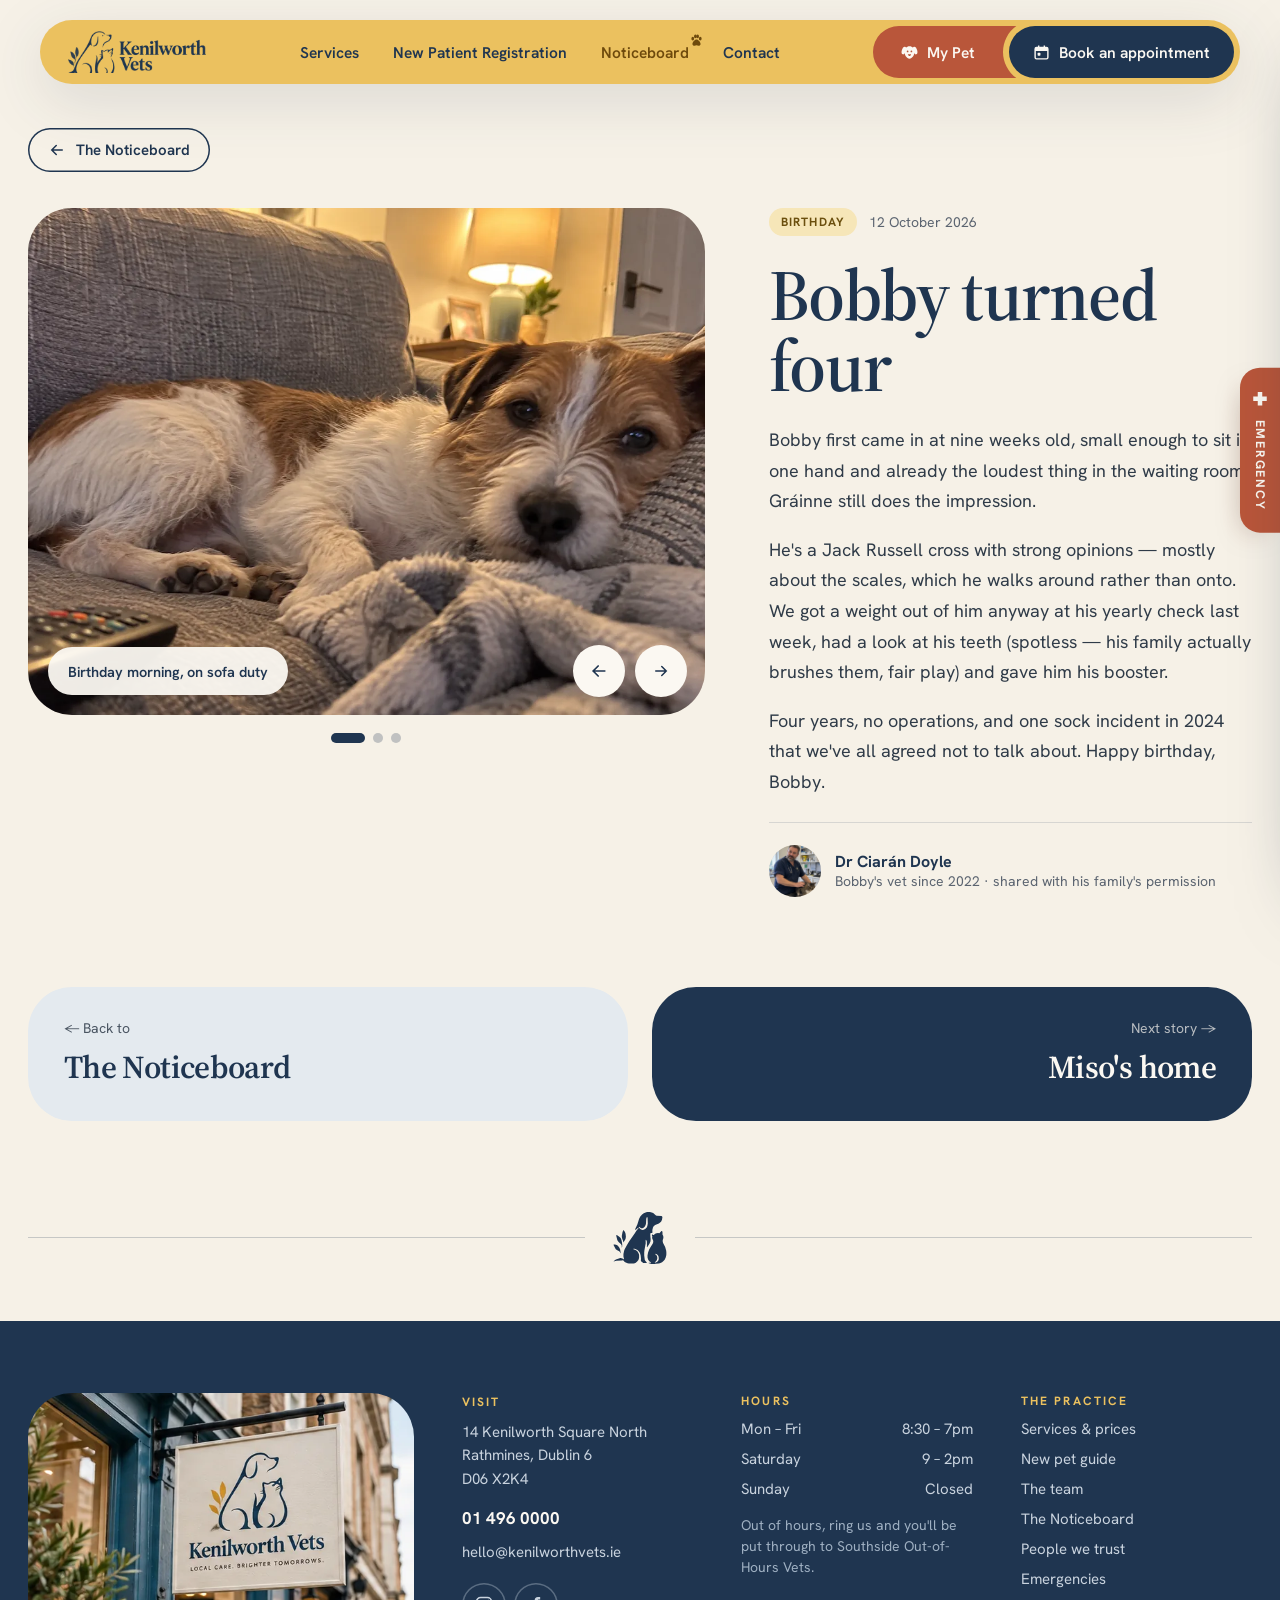
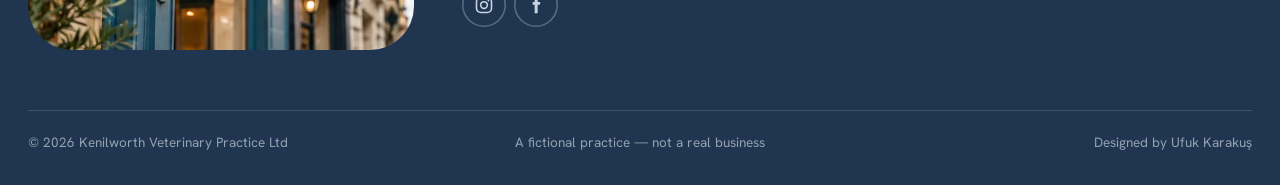
<file: noticeboard/story/index.html>
<!doctype html>
<html lang="en">
<head>
<meta charset="utf-8">
<meta name="viewport" content="width=device-width, initial-scale=1">
<title>Bobby turned four · Kenilworth Vets</title>
<meta name="robots" content="noindex">
<link rel="icon" type="image/svg+xml" href="../../images/mark.svg">
<link rel="preconnect" href="https://fonts.googleapis.com">
<link href="https://fonts.googleapis.com/css2?family=Source+Serif+4:ital,opsz,wght@0,8..60,400..700;1,8..60,400..700&amp;family=Hanken+Grotesk:wght@400;500;600;700&amp;display=swap" rel="stylesheet">
<link rel="stylesheet" href="../../css/tokens.css">
<link rel="stylesheet" href="../../css/site.css">
</head>
<body>
<div class="page" data-page>
<!-- chrome:header -->
<div class="hwrap"><div class="wide"><div class="hshadow"><div class="hbar"><a href="../../" class="hlogo" aria-label="Kenilworth Vets home"><img src="../../images/logo_onyellow.webp" alt="Kenilworth Vets"></a><nav class="nav" aria-label="Main"><a href="../../services/">Services</a><button type="button" data-open-reg><span class="reg-full">New Patient Registration</span><span class="reg-short">New patient reg.</span></button><a href="../../noticeboard/" class="nav-nb" aria-current="page">Noticeboard<svg width="15" height="15" viewBox="0 0 24 24" fill="currentColor" aria-hidden="true"><ellipse cx="6" cy="9" rx="2.2" ry="2.9"></ellipse><ellipse cx="10.2" cy="5.4" rx="2.2" ry="2.9"></ellipse><ellipse cx="13.8" cy="5.4" rx="2.2" ry="2.9"></ellipse><ellipse cx="18" cy="9" rx="2.2" ry="2.9"></ellipse><path d="M12 10.5c-3 0-6.5 4.2-6.5 7 0 1.8 1.4 2.8 3.2 2.8 1.3 0 2.3-.6 3.3-.6s2 .6 3.3.6c1.8 0 3.2-1 3.2-2.8 0-2.8-3.5-7-6.5-7z"></path></svg></a><a href="../../contact/">Contact</a></nav><div class="hright"><a href="../../my-pet/" class="hpet"><svg width="144" height="52" viewBox="0 0 144 52" aria-hidden="true"><path d="M26 0H143.345A32 32 0 0 0 143.345 52H26A26 26 0 0 1 26 0Z"></path></svg><span><svg width="19" height="19" viewBox="0 0 24 24" fill="currentColor" aria-hidden="true"><ellipse cx="5" cy="9.5" rx="2.7" ry="5" transform="rotate(16 5 9.5)"></ellipse><ellipse cx="19" cy="9.5" rx="2.7" ry="5" transform="rotate(-16 19 9.5)"></ellipse><path d="M12 4.2c-3.8 0-6.3 2.9-6.3 7 0 4.5 2.9 8.6 6.3 8.6s6.3-4.1 6.3-8.6c0-4.1-2.5-7-6.3-7z"></path><circle cx="9.6" cy="10.6" r="1.1" fill="#B9563A"></circle><circle cx="14.4" cy="10.6" r="1.1" fill="#B9563A"></circle><path d="M10.4 14.2h3.2c.4 0 .6.5.3.8l-1.4 1.3c-.3.3-.7.3-1 0l-1.4-1.3c-.3-.3-.1-.8.3-.8z" fill="#B9563A"></path></svg>My Pet</span></a><a href="../../book/" class="hbook"><svg width="17" height="17" viewBox="0 0 24 24" fill="currentColor" aria-hidden="true"><path d="M7 2h2v2h6V2h2v2h2a3 3 0 0 1 3 3v12a3 3 0 0 1-3 3H5a3 3 0 0 1-3-3V7a3 3 0 0 1 3-3h2zM4 10v9a1 1 0 0 0 1 1h14a1 1 0 0 0 1-1v-9z"></path><rect x="6.5" y="12.5" width="4" height="4" rx="1"></rect></svg><span class="hbook-t">Book<span class="hbook-x"> an appointment</span></span></a><button type="button" class="hmenu" data-open-menu aria-expanded="false" aria-controls="mnav" aria-label="Menu"><svg width="22" height="22" viewBox="0 0 24 24" fill="none" stroke="currentColor" stroke-width="2.2" stroke-linecap="round" aria-hidden="true"><path d="M4 7h16M4 12h16M4 17h10"></path></svg></button></div></div></div></div></div>
<!-- /chrome:header -->
<main>

<section class="sec-storyback"><div class="wrap"><a href="../" class="btn btn-line btn-sm"><svg width="18" height="18" viewBox="0 0 24 24" fill="none" stroke="currentColor" stroke-width="2" stroke-linecap="round" aria-hidden="true"><path d="M19 12H5M11 6l-6 6 6 6"></path></svg>The Noticeboard</a></div></section>

<section class="sec-story"><div class="wrap two story" data-story>
<div class="story-media">
<div class="story-frame" data-frame></div>
<div class="story-dots" data-dots role="group" aria-label="Photos"></div>
</div>
<div class="story-copy">
<div class="nb-meta"><span class="tag" data-tag></span><span class="nb-date" data-date></span></div>
<h1 class="serif" data-title></h1>
<div class="story-body" data-body></div>
<div class="story-author"><span class="ph" data-author-ph></span><span class="story-author-t"><span class="story-author-n" data-author-n></span><span class="story-author-s" data-author-s></span></span></div>
<div data-cta hidden></div>
</div>
</div></section>

<section class="sec-storynav"><div class="wrap two storynav">
<a href="../" class="storynav-back"><span class="k">← Back to</span><span class="serif">The Noticeboard</span></a>
<a href="./" class="storynav-next" data-next><span class="k">Next story →</span><span class="serif" data-next-t></span></a>
</div></section>

</main>
<!-- chrome:footer -->
<div class="wrap divider"><span class="line"></span><svg viewBox="33 39 967 951" width="54" height="54" aria-hidden="true"><path fill="#1F3550" fill-rule="evenodd" d="M45 631 L43 639 L73 700 L83 714 L109 736 L144 753 L157 767 L161 782 L165 786 L168 783 L168 761 L160 717 L147 687 L138 674 L115 651 L100 642 L69 632Z M93 463 L92 479 L111 553 L133 587 L173 623 L185 639 L189 651 L191 688 L196 682 L199 637 L191 576 L179 534 L166 512 L145 490 L115 470 L97 462Z M907 390 L901 391 L863 429 L840 426 L813 428 L787 440 L764 459 L754 459 L741 454 L733 454 L730 458 L730 468 L737 484 L733 515 L754 567 L753 591 L746 614 L701 684 L681 721 L661 775 L651 826 L652 868 L664 903 L682 929 L717 954 L710 959 L675 956 L669 961 L675 968 L722 978 L774 979 L797 974 L852 970 L873 965 L912 948 L937 928 L958 903 L977 864 L988 817 L989 780 L986 745 L967 676 L930 604 L924 582 L923 556 L934 521 L936 497 L929 468 L920 456 L919 406 L914 395Z M798 798 L823 811 L840 830 L850 850 L853 886 L849 909 L836 930 L810 950 L783 956 L781 952 L817 913 L826 883 L826 863 L820 839 L811 825 L789 805 L791 799Z M225 376 L218 376 L214 380 L203 410 L191 473 L192 499 L200 532 L215 567 L215 594 L227 582 L250 548 L258 530 L264 494 L258 439 L247 409Z M913 128 L902 120 L814 118 L797 109 L753 69 L712 52 L692 49 L648 49 L628 52 L584 71 L554 92 L522 129 L501 169 L469 274 L431 352 L429 366 L432 369 L441 367 L484 329 L489 332 L489 338 L452 384 L427 427 L321 576 L281 643 L242 717 L232 745 L220 801 L220 845 L229 887 L228 897 L222 897 L202 880 L172 872 L164 873 L85 901 L54 921 L44 936 L49 937 L60 931 L95 921 L194 917 L208 912 L214 914 L234 937 L251 949 L294 967 L318 970 L403 969 L422 967 L435 962 L466 937 L488 909 L500 871 L501 826 L498 807 L488 781 L469 754 L444 733 L424 723 L400 718 L392 713 L402 708 L421 708 L453 719 L472 730 L490 746 L507 768 L517 788 L528 826 L534 880 L532 925 L535 930 L576 962 L637 961 L638 952 L611 923 L602 902 L592 826 L592 774 L596 734 L618 613 L618 549 L624 546 L628 550 L639 578 L641 653 L639 677 L645 680 L686 619 L705 574 L707 533 L701 476 L701 437 L709 427 L719 423 L734 423 L739 418 L738 372 L749 326 L761 305 L788 281 L854 257 L888 230 L899 214 L911 183 L918 145Z M648 141 L652 146 L656 255 L648 300 L637 325 L615 351 L584 369 L558 370 L528 358 L496 328 L496 318 L501 315 L507 317 L535 338 L559 341 L574 336 L600 313 L617 281 L624 253 L628 180 L632 158 L638 145 L642 141Z"></path></svg><span class="line"></span></div>
<footer class="foot">
<div class="wrap foot-grid">
<div class="ph foot-sign"><img src="../../images/sign.webp" alt="The Kenilworth Vets sign hanging outside the clinic"></div>
<div class="fcol fcol-visit">
<span class="lbl">Visit</span>
<span>14 Kenilworth Square North<br>Rathmines, Dublin 6<br>D06 X2K4</span>
<a class="flink foot-tel" href="tel:014960000">01 496 0000</a>
<a class="flink" href="mailto:hello@kenilworthvets.ie">hello@kenilworthvets.ie</a>
<div class="foot-soc"><a class="soc flink" href="https://instagram.com" aria-label="Instagram"><svg width="20" height="20" viewBox="0 0 24 24" fill="none" stroke="currentColor" stroke-width="1.9" aria-hidden="true"><rect x="3" y="3" width="18" height="18" rx="5"></rect><circle cx="12" cy="12" r="4"></circle><circle cx="17.3" cy="6.7" r="1.1" fill="currentColor" stroke="none"></circle></svg></a><a class="soc flink" href="https://facebook.com" aria-label="Facebook"><svg width="20" height="20" viewBox="0 0 24 24" fill="currentColor" aria-hidden="true"><path d="M14 8.5V6.8c0-.8.5-1.3 1.3-1.3H17V2.3h-2.6C11.6 2.3 10.4 4 10.4 6.6v1.9H8v3.3h2.4V22h3.6V11.8h2.7l.5-3.3H14z"></path></svg></a></div>
</div>
<div class="fcol">
<span class="lbl">Hours</span>
<div class="frow"><span>Mon – Fri</span><span>8:30 – 7pm</span></div>
<div class="frow"><span>Saturday</span><span>9 – 2pm</span></div>
<div class="frow"><span>Sunday</span><span>Closed</span></div>
<span class="foot-ooh">Out of hours, ring us and you'll be put through to Southside Out-of-Hours Vets.</span>
</div>
<div class="fcol">
<span class="lbl">The practice</span>
<a class="flink" href="../../services/">Services &amp; prices</a><a class="flink" href="../../new-pet/">New pet guide</a><a class="flink" href="../../team/">The team</a><a class="flink" href="../../noticeboard/">The Noticeboard</a><a class="flink" href="../../people-we-trust/">People we trust</a><a class="flink" href="../../emergency/">Emergencies</a>
</div>
</div>
<div class="wrap foot-bottom"><div>
<span>© 2026 Kenilworth Veterinary Practice Ltd</span><span class="c">A fictional practice — not a real business</span><span class="r">Designed by Ufuk Karakuş</span>
</div></div>
</footer>
<!-- /chrome:footer -->
</div>
<!-- chrome:overlays -->
<button type="button" class="tab etab-edge" data-etab="edge" aria-label="Emergency help — drag or press Enter"><svg width="18" height="18" viewBox="0 0 24 24" aria-hidden="true"><path d="M9 3h6v6h6v6h-6v6H9v-6H3V9h6z" fill="currentColor"></path></svg>Emergency</button>
<div class="scrim" data-scrim></div>
<div class="estrip" role="dialog" aria-modal="true" aria-label="Emergency help" aria-hidden="true" tabindex="-1" data-estrip><div class="estrip-in">
<div class="siren eglow"></div><div class="siren eline"></div>
<div class="eclose-wrap"><button type="button" class="eclose" aria-label="Close emergency help" data-close-all><svg width="24" height="24" viewBox="0 0 24 24" fill="none" stroke="currentColor" stroke-width="2.4" stroke-linecap="round" aria-hidden="true"><path d="M6 6l12 12M18 6L6 18"></path></svg></button></div>
<div class="two ebody" data-ebody>
<div class="ecol">
<span class="lbl elbl"><span class="ecross"><svg width="18" height="18" viewBox="0 0 24 24" aria-hidden="true"><path d="M9 3h6v6h6v6h-6v6H9v-6H3V9h6z" fill="currentColor"></path></svg></span>Emergency</span>
<span class="serif ettl">Worried? Ring us now.</span>
<span class="elead" data-em="lead">We're open until 7pm today. Ring us and come straight down — we'll be at the door when you get here.</span>
<div class="esigns">
<div><span class="dot"></span>Struggling to breathe, or gums look pale or blue</div>
<div><span class="dot"></span>Bleeding that hasn't stopped after five minutes</div>
<div><span class="dot"></span>Has eaten something poisonous — chocolate, grapes, lilies, rat bait</div>
<div><span class="dot"></span>Collapsed, can't stand up, or is having a fit</div>
<div><span class="dot"></span>Belly swollen and tight, retching but nothing coming up</div>
<div><span class="dot"></span>A cat straining in the litter tray and nothing coming out</div>
</div>
</div>
<div class="ecol eside">
<a href="tel:014960000" class="ebox ebox-solid" data-em="tel">
<span class="eicon eicon-tc"><svg width="26" height="26" viewBox="0 0 24 24" fill="none" stroke="currentColor" stroke-width="2" stroke-linecap="round" aria-hidden="true"><path d="M22 16.9v3a2 2 0 0 1-2.2 2 19.8 19.8 0 0 1-8.6-3.1 19.5 19.5 0 0 1-6-6A19.8 19.8 0 0 1 2.1 4.2 2 2 0 0 1 4.1 2h3a2 2 0 0 1 2 1.7c.1.9.4 1.8.7 2.7a2 2 0 0 1-.5 2.1L8 9.8a16 16 0 0 0 6 6l1.3-1.3a2 2 0 0 1 2.1-.4c.9.3 1.8.6 2.7.7a2 2 0 0 1 1.7 2z"></path></svg></span>
<span class="etext"><span class="ewho" data-em="who">Kenilworth Vets — open now</span><span class="serif enum" data-em="num">01 496 0000</span></span>
</a>
<a href="https://wa.me/353864960000" class="ebox">
<span class="eicon eicon-glass"><svg width="26" height="26" viewBox="0 0 24 24" fill="none" stroke="currentColor" stroke-width="2" stroke-linecap="round" stroke-linejoin="round" aria-hidden="true"><path d="M21 12a9 9 0 0 1-13.4 7.9L3 21l1.2-4.4A9 9 0 1 1 21 12z"></path></svg></span>
<span class="etext etext-wa"><span class="ewa-t">Not sure? Send us a photo</span><span class="ewa-s">WhatsApp 086 496 0000 — a nurse will get back to you</span></span>
</a>
<div class="ealt">
<span class="ealt-l" data-em="altLabel">Out of hours, the same number puts you through to</span>
<span class="ealt-v" data-em="alt">Southside Out-of-Hours Vets, Terenure</span>
<span class="ealt-s" data-em="altSub">Open all night, every night · 01 490 1100</span>
</div>
<a href="../../emergency/" class="eguide">Not sure it can wait till morning? Read our guide</a>
</div>
</div>
</div></div>
<aside class="reg" role="dialog" aria-modal="true" aria-label="New patient registration" aria-hidden="true" tabindex="-1" data-reg>
<div class="reg-in">
<div class="reg-top"><span class="lbl">New patients</span><button type="button" class="closebtn" aria-label="Close" data-close-all><svg width="24" height="24" viewBox="0 0 24 24" fill="none" stroke="currentColor" stroke-width="2.4" stroke-linecap="round" aria-hidden="true"><path d="M6 6l12 12M18 6L6 18"></path></svg></button></div>
<form class="reg-form" data-reg-form novalidate>
<div class="serif reg-ttl">Join the practice</div>
<p class="reg-lead">Just the basics for now. We'll ring you within a working day to say hello and sort out their old records.</p>
<span class="lbl reg-sec">About you</span>
<div class="grid2">
<label class="field">Your name<input type="text" name="name" value="Laoise Murphy"></label>
<label class="field">Mobile<input type="tel" name="mobile" value="087 555 0192"></label>
<label class="field span2">Email<input type="email" name="email" value="laoise.murphy@example.ie"></label>
<label class="field span2">Address<input type="text" name="address" value="31 Leinster Road, Rathmines"></label>
</div>
<span class="lbl reg-sec">Your pet</span>
<div class="chips" data-species role="group" aria-label="Species">
<button type="button" class="chip chip-reg" aria-pressed="false">Dog</button><button type="button" class="chip chip-reg" aria-pressed="false">Cat</button><button type="button" class="chip chip-reg" aria-pressed="false">Rabbit</button><button type="button" class="chip chip-reg" aria-pressed="false">Something else</button>
</div>
<div class="grid2">
<label class="field">Their name<input type="text" name="pet" value=""></label>
<label class="field">Breed<input type="text" name="breed" value=""></label>
<label class="field">Age<input type="text" name="age" value=""></label>
<label class="field">Previous vet (if any)<input type="text" name="prev" value=""></label>
</div>
<button type="submit" class="btn btn-navy reg-send" disabled aria-disabled="true">Send it in</button>
</form>
</div>
</aside>
<div class="mnav" id="mnav" role="dialog" aria-modal="true" aria-label="Menu" aria-hidden="true" tabindex="-1" inert data-mnav>
<div class="mnav-top"><a href="../../" class="hlogo" aria-label="Kenilworth Vets home"><img src="../../images/logo_onyellow.webp" alt="Kenilworth Vets"></a><button type="button" class="mnav-close" aria-label="Close menu" data-close-all><svg width="22" height="22" viewBox="0 0 24 24" fill="none" stroke="currentColor" stroke-width="2.4" stroke-linecap="round" aria-hidden="true"><path d="M6 6l12 12M18 6L6 18"></path></svg></button></div>
<nav class="mnav-links" aria-label="Main">
<a href="../../services/"><span class="serif mnav-t">Services</span><span class="mnav-go"><svg width="18" height="18" viewBox="0 0 24 24" fill="none" stroke="currentColor" stroke-width="2" stroke-linecap="round" aria-hidden="true"><path d="M5 12h14M13 6l6 6-6 6"></path></svg></span></a>
<button type="button" data-open-reg><span class="serif mnav-t">New Patient Registration</span><span class="mnav-go"><svg width="18" height="18" viewBox="0 0 24 24" fill="none" stroke="currentColor" stroke-width="2" stroke-linecap="round" aria-hidden="true"><path d="M5 12h14M13 6l6 6-6 6"></path></svg></span></button>
<a href="../../noticeboard/" class="mnav-nb" aria-current="page"><span class="serif mnav-t">Noticeboard<svg width="15" height="15" viewBox="0 0 24 24" fill="currentColor" aria-hidden="true"><ellipse cx="6" cy="9" rx="2.2" ry="2.9"></ellipse><ellipse cx="10.2" cy="5.4" rx="2.2" ry="2.9"></ellipse><ellipse cx="13.8" cy="5.4" rx="2.2" ry="2.9"></ellipse><ellipse cx="18" cy="9" rx="2.2" ry="2.9"></ellipse><path d="M12 10.5c-3 0-6.5 4.2-6.5 7 0 1.8 1.4 2.8 3.2 2.8 1.3 0 2.3-.6 3.3-.6s2 .6 3.3.6c1.8 0 3.2-1 3.2-2.8 0-2.8-3.5-7-6.5-7z"></path></svg></span><span class="mnav-go"><svg width="18" height="18" viewBox="0 0 24 24" fill="none" stroke="currentColor" stroke-width="2" stroke-linecap="round" aria-hidden="true"><path d="M5 12h14M13 6l6 6-6 6"></path></svg></span></a>
<a href="../../contact/"><span class="serif mnav-t">Contact</span><span class="mnav-go"><svg width="18" height="18" viewBox="0 0 24 24" fill="none" stroke="currentColor" stroke-width="2" stroke-linecap="round" aria-hidden="true"><path d="M5 12h14M13 6l6 6-6 6"></path></svg></span></a>
</nav>
<div class="mnav-acts"><a href="../../my-pet/" class="btn mnav-pet"><svg width="19" height="19" viewBox="0 0 24 24" fill="currentColor" aria-hidden="true"><ellipse cx="5" cy="9.5" rx="2.7" ry="5" transform="rotate(16 5 9.5)"></ellipse><ellipse cx="19" cy="9.5" rx="2.7" ry="5" transform="rotate(-16 19 9.5)"></ellipse><path d="M12 4.2c-3.8 0-6.3 2.9-6.3 7 0 4.5 2.9 8.6 6.3 8.6s6.3-4.1 6.3-8.6c0-4.1-2.5-7-6.3-7z"></path><circle cx="9.6" cy="10.6" r="1.1" fill="#B9563A"></circle><circle cx="14.4" cy="10.6" r="1.1" fill="#B9563A"></circle><path d="M10.4 14.2h3.2c.4 0 .6.5.3.8l-1.4 1.3c-.3.3-.7.3-1 0l-1.4-1.3c-.3-.3-.1-.8.3-.8z" fill="#B9563A"></path></svg>My Pet</a><a href="../../book/" class="btn btn-navy"><svg width="17" height="17" viewBox="0 0 24 24" fill="currentColor" aria-hidden="true"><path d="M7 2h2v2h6V2h2v2h2a3 3 0 0 1 3 3v12a3 3 0 0 1-3 3H5a3 3 0 0 1-3-3V7a3 3 0 0 1 3-3h2zM4 10v9a1 1 0 0 0 1 1h14a1 1 0 0 0 1-1v-9z"></path><rect x="6.5" y="12.5" width="4" height="4" rx="1"></rect></svg>Book an appointment</a><button type="button" class="mnav-em" data-open-em><span class="mnav-em-i"><svg width="16" height="16" viewBox="0 0 24 24" aria-hidden="true"><path d="M9 3h6v6h6v6h-6v6H9v-6H3V9h6z" fill="currentColor"></path></svg></span>Emergency help</button></div>
</div>
<!-- /chrome:overlays -->
<script type="module" src="../../js/site.js"></script>
<script type="module" src="../../js/story.js"></script>
</body>
</html>
</file>
<file: css/tokens.css>
/* Kenilworth Vets — design tokens (SPEC §4, taken from the board). Every colour, radius, font and
   easing used on the site lives here; site.css only refers to these. */
:root {
  /* colour */
  --cream: #F6F1E7;          /* page */
  --cream-white: #FBF8F2;
  --navy: #1F3550;
  --navy-dark: #172A40;
  --navy-2: #2A4466;         /* photo backing inside navy blocks */
  --ink: #1F2A36;
  --ink-2: #2F3B48;          /* long-form body text */
  --muted: #5B6470;
  --muted-2: #4A5562;
  --mustard: #EBC15F;
  --mustard-hover: #E2B44A;
  --mustard-deep: #D29C2F;   /* the book colour, a shade darker: "Book" inside the home questions on phones */
  --mustard-deep-hover: #C48F27;
  --terracotta: #B9563A;
  --terracotta-hover: #A44A30;
  --blue: #E4EAEF;           /* light blue block */
  --nb-brown: #6E4A0C;       /* Noticeboard menu colour */
  --ph: #E1D8C8;             /* photo placeholder */
  --field-border: #D6CDBD;
  --field-border-focus: #B5A88F;   /* the same border, a little darker, while typing */
  --timeline: #D9CFBD;
  --disabled-ink: #B3A592;
  --paper: #EFEAE0;
  --tag-b-bg: #F6E6B8; --tag-b-ink: #6B4F0E;   /* birthdays */
  --tag-r-bg: #DCE5EA; --tag-r-ink: #1F3550;   /* recoveries */
  --tag-h-bg: #F3DDD4; --tag-h-ink: #8A3A22;   /* needs a home */
  --green-bg: #DDE8D6; --green-ink: #3F5638; --green-ink-2: #4F6447;
  --dot-open: #8BC285;
  --dot-closed: #E9967A;
  --foot-ink: #C9D3DE;
  --foot-muted: #9FB0C2;
  --foot-fine: #93A1B0;
  --peach: #FFE3D3;          /* text on terracotta */
  --peach-2: #FFE9DD;
  --hair: rgba(31,53,80,.14);
  --hair-light: rgba(251,248,242,.16);
  --strip-bg: rgba(176,80,52,.76);
  --siren: #FF3B2F;

  /* type */
  --serif: 'Source Serif 4', Georgia, serif;
  --sans: 'Hanken Grotesk', system-ui, sans-serif;

  /* radius rule: 44 for large elements, nested = 44 − inset */
  --r-xl: 44px;
  --r-lg: 32px;
  --r-btn: 26px;     /* 52 tall */
  --r-sm: 22px;      /* 44 tall */
  --r-input: 24px;   /* 48 tall */
  --r-tag: 14px;     /* 28 tall */
  --r-ebox: 60px;

  /* motion */
  --ease: cubic-bezier(.2,.75,.2,1);

  /* layout */
  --wrap: 1384px;
  --wrap-pad: 28px;
}
</file>
<file: css/site.css>
/* Kenilworth Vets — shared styles. Values transcribed from the board's helmet CSS and inline styles. */

/* ---------- base ---------- */
*,*::before,*::after{box-sizing:border-box}
html{-webkit-text-size-adjust:100%;-webkit-tap-highlight-color:transparent}
/* no focus rings or second strokes anywhere: a text field shows focus by its own border darkening a little */
:focus,:focus-visible{outline:none}
body{margin:0;background:var(--cream);color:var(--ink);font-family:var(--sans);-webkit-font-smoothing:antialiased}
a{color:var(--navy)}@media (hover:hover){a:hover{color:var(--ink)}}
.serif{font-family:var(--serif);font-optical-sizing:auto;letter-spacing:-0.02em}
.wrap{max-width:var(--wrap);margin:0 auto;padding:0 var(--wrap-pad)}
.wide{max-width:var(--wrap);margin:0 auto;padding:0 var(--wrap-pad)}
.lbl{font-size:12px;letter-spacing:.18em;text-transform:uppercase;font-weight:700;color:var(--muted);margin:0}
.ttl{margin:0;font-size:52px;line-height:1.02;font-weight:600;color:var(--navy)}
.lead{margin:0;font-size:18px;line-height:1.6;color:var(--muted-2)}
.ph{background:var(--ph);overflow:hidden;position:relative}
.ph img{width:100%;height:100%;object-fit:cover;display:block}
.rule{border:0;border-top:1px solid var(--hair);margin:0}
.grid2{display:grid;grid-template-columns:repeat(2,minmax(0,1fr));gap:14px}
.span2{grid-column:span 2}
.chips{display:flex;gap:8px;flex-wrap:wrap}
[hidden]{display:none!important}
.sr-only{position:absolute;width:1px;height:1px;padding:0;margin:-1px;overflow:hidden;clip:rect(0,0,0,0);white-space:nowrap;border:0}

/* page wrapper: greys out behind the emergency strip (filter set by js) */
.page{position:relative;min-height:100vh;overflow-x:clip}

/* ---------- controls ---------- */
.btn{display:inline-flex;align-items:center;justify-content:center;gap:10px;height:52px;padding:0 26px;border-radius:var(--r-btn);font-weight:600;font-size:16px;text-decoration:none;border:0;cursor:pointer;font-family:inherit;transition:background .2s,transform .2s;white-space:nowrap}
@media (hover:hover){.btn:hover{transform:translateY(-1px)}}
.btn-navy{background:var(--navy);color:var(--cream-white)}@media (hover:hover){.btn-navy:hover{background:var(--navy-dark);color:var(--cream-white)}}
.btn-mustard{background:var(--mustard);color:var(--navy)}@media (hover:hover){.btn-mustard:hover{background:var(--mustard-hover);color:var(--navy)}}
.btn-line{background:transparent;color:var(--navy);box-shadow:inset 0 0 0 1.5px var(--navy)}@media (hover:hover){.btn-line:hover{background:var(--navy);color:var(--cream-white)}}
.btn-sm{height:44px;padding:0 20px;font-size:15px;border-radius:var(--r-sm)}
/* a flow's last button (Send, Confirm) stays in place with its label, faded and inactive: nothing is sent in this demo */
.btn[disabled]{cursor:default;opacity:.4;pointer-events:none}@media (hover:hover){.btn[disabled]:hover{transform:none}}
.chip{all:unset;cursor:pointer;box-sizing:border-box;white-space:nowrap;height:44px;padding:0 20px;border-radius:var(--r-sm);font-size:15px;font-weight:600;display:inline-flex;align-items:center;gap:8px;transition:background .2s,color .2s;color:var(--navy);background:transparent;box-shadow:inset 0 0 0 1.5px rgba(31,53,80,.3)}
.chip[aria-pressed="true"]{background:var(--navy);color:var(--cream-white);box-shadow:inset 0 0 0 1.5px var(--navy)}
.tag{display:inline-flex;align-items:center;height:28px;padding:0 12px;border-radius:var(--r-tag);font-size:12px;font-weight:700;letter-spacing:.1em;text-transform:uppercase}
.tag-b{background:var(--tag-b-bg);color:var(--tag-b-ink)}
.tag-r{background:var(--tag-r-bg);color:var(--tag-r-ink)}
.tag-h{background:var(--tag-h-bg);color:var(--tag-h-ink)}
.field{display:flex;flex-direction:column;gap:7px;font-size:13px;font-weight:600;color:var(--muted)}
.field input,.field select{height:48px;border-radius:var(--r-input);border:1.5px solid var(--field-border);background:var(--cream-white);padding:0 18px;font:inherit;font-size:15px;font-weight:400;color:var(--ink)}
.field select{appearance:none;-webkit-appearance:none;background-image:url("data:image/svg+xml,%3Csvg xmlns='http://www.w3.org/2000/svg' width='12' height='8' viewBox='0 0 12 8'%3E%3Cpath d='M1 1l5 5 5-5' fill='none' stroke='%231F3550' stroke-width='1.8' stroke-linecap='round'/%3E%3C/svg%3E");background-repeat:no-repeat;background-position:right 18px center;padding-right:40px}
.field textarea{border-radius:var(--r-input);border:1.5px solid var(--field-border);background:var(--cream-white);padding:14px 18px;font:inherit;font-size:15px;color:var(--ink);resize:none}
.field input:focus,.field select:focus,.field textarea:focus{outline:none;border-color:var(--field-border-focus)}
/* the site's own combobox (Contact "It's about"): looks like a field; the list drops below it, curves nested 24 → 18 */
.combo{position:relative}
.combo-btn{all:unset;box-sizing:border-box;cursor:pointer;width:100%;height:48px;border-radius:var(--r-input);border:1.5px solid var(--field-border);background:var(--cream-white);padding:0 18px;display:flex;align-items:center;justify-content:space-between;gap:12px;font-size:15px;font-weight:400;color:var(--ink);transition:border-color .2s}
.combo.is-open .combo-btn,.combo-btn:focus{border-color:var(--field-border-focus)}
.combo-v{white-space:nowrap;overflow:hidden;text-overflow:ellipsis}
.combo-v.is-empty{color:var(--muted)}
.combo-arrow{flex:none;display:block;color:var(--navy);transition:transform .25s var(--ease)}
.combo.is-open .combo-arrow{transform:rotate(180deg)}
.combo-list{position:absolute;z-index:5;left:0;right:0;top:calc(100% + 6px);margin:0;padding:6px;list-style:none;background:var(--cream-white);border:1.5px solid var(--field-border);border-radius:var(--r-input);box-shadow:0 24px 40px -24px rgba(23,42,64,.45);max-height:260px;overflow-y:auto;outline:none}
.combo-list [role="option"]{display:flex;align-items:center;min-height:44px;padding:0 12px;border-radius:18px;font-size:15px;font-weight:400;color:var(--ink);cursor:pointer}
.combo-list [role="option"].is-active{background:rgba(31,53,80,.07)}
.combo-list [role="option"][aria-selected="true"]{font-weight:700;color:var(--navy)}
@media (hover:hover){.combo-list [role="option"]:hover{background:rgba(31,53,80,.07)}}
.round{all:unset;cursor:pointer;width:52px;height:52px;border-radius:26px;box-shadow:inset 0 0 0 1.5px var(--navy);color:var(--navy);display:flex;align-items:center;justify-content:center;transition:background .2s,color .2s}
@media (hover:hover){.round:hover{background:var(--navy);color:var(--cream-white)}}
.closebtn{all:unset;cursor:pointer;width:48px;height:48px;border-radius:24px;display:flex;align-items:center;justify-content:center;color:var(--navy);box-shadow:inset 0 0 0 1.5px rgba(31,53,80,.25)}
@media (hover:hover){.closebtn:hover{background:rgba(31,42,54,.06)}}
.ebox{display:flex;align-items:center;gap:18px;padding:14px 32px 14px 14px;border-radius:var(--r-ebox);text-decoration:none;color:var(--cream-white);background:rgba(251,248,242,.12);box-shadow:inset 0 0 0 1px rgba(251,248,242,.22);transition:background .2s}
@media (hover:hover){.ebox:hover{background:rgba(251,248,242,.2);color:var(--cream-white)}}
.ebox-solid{background:var(--cream-white);color:var(--ink);box-shadow:none}
@media (hover:hover){.ebox-solid:hover{background:var(--cream-white);color:var(--ink)}}
.eclose{all:unset;cursor:pointer;width:64px;height:64px;border-radius:32px;background:var(--cream-white);color:var(--terracotta);display:flex;align-items:center;justify-content:center;box-shadow:0 10px 30px -10px rgba(40,10,0,.6);transition:transform .2s}
@media (hover:hover){.eclose:hover{transform:scale(1.06)}}
.soc{display:inline-flex;align-items:center;justify-content:center;width:44px;height:44px;border-radius:22px;transition:background .2s,color .2s}
.flink{color:var(--foot-ink);text-decoration:none;font-size:15px;transition:color .2s}@media (hover:hover){.flink:hover{color:var(--mustard)}}
.tab{all:unset;cursor:grab;box-sizing:border-box;background:var(--terracotta);color:var(--cream-white);writing-mode:vertical-rl;font-weight:700;letter-spacing:.14em;text-transform:uppercase;display:flex;align-items:center;justify-content:center;gap:12px;touch-action:none;user-select:none;transition:opacity .35s,transform .45s var(--ease)}
.tab svg{transform:rotate(90deg)}
.tab:active{cursor:grabbing}
.stamp{width:84px;height:84px;border-radius:42px;background:var(--navy);display:flex;align-items:center;justify-content:center}

/* generic text links */
.tlink{font-weight:700;color:var(--navy)}

/* ---------- animations ---------- */
@keyframes wave{0%{box-shadow:0 0 0 0 rgba(139,194,133,.7)}100%{box-shadow:0 0 0 14px rgba(139,194,133,0)}}
.wave{animation:wave 1.8s ease-out infinite}
@keyframes siren{0%,100%{opacity:.25}50%{opacity:1}}
.siren{animation:siren 2s ease-in-out infinite}
@keyframes rise{from{opacity:0;transform:translateY(22px)}to{opacity:1;transform:none}}
.rise{animation:rise 1s var(--ease) both}

/* ---------- header ---------- */
.hwrap{position:sticky;top:0;z-index:30;padding-top:20px}
.hshadow{margin:0 12px;filter:drop-shadow(0 16px 30px rgba(23,42,64,.12))}
.hbar{background:var(--mustard);border-radius:32px;height:64px;display:flex;align-items:center;justify-content:space-between;gap:24px;padding:0 6px 0 28px}
.hlogo{display:flex;flex:none}
.hlogo img{height:42px;width:auto;display:block}
.nav{display:flex;gap:34px;align-items:center;flex-wrap:nowrap;white-space:nowrap;min-width:0}
.nav a,.nav button{all:unset;cursor:pointer;color:var(--navy);font-size:15.5px;font-weight:600;transition:opacity .2s}
@media (hover:hover){.nav a:hover,.nav button:hover{opacity:.6}}
.nav .nav-nb{position:relative;color:var(--nb-brown)}
.nav .nav-nb svg{position:absolute;top:-9px;right:-15px}
.reg-short{display:none}
/* ≤1240: short registration label and a tighter nav gap. (The board's source also lists .hbar{gap:16px}
   here, but its later .hbar rule overrides it, so the rendered board keeps gap 24 — matched as rendered.) */
@media (max-width:1240px){.reg-full{display:none}.reg-short{display:inline}.nav{gap:24px}}
.hright{display:flex;align-items:center;flex:none;white-space:nowrap}
.hbook{display:inline-flex;align-items:center;gap:9px;height:52px;padding:0 24px;border-radius:26px;background:var(--navy);color:var(--cream-white);text-decoration:none;font-weight:600;font-size:15.5px;transition:background .2s}
@media (hover:hover){.hbook:hover{background:var(--navy-dark);color:var(--cream-white)}}
.hpet{position:relative;display:inline-flex;align-items:center;width:144px;height:52px;margin-right:-8px;color:var(--cream-white);text-decoration:none;font-weight:600;font-size:15.5px}
.hpet>svg{position:absolute;inset:0}
.hpet>svg path{fill:var(--terracotta);transition:fill .2s}
@media (hover:hover){.hpet:hover>svg path{fill:var(--terracotta-hover)}}
@media (hover:hover){.hpet:hover{color:var(--cream-white)}}
.hpet span{position:relative;width:130px;display:inline-flex;align-items:center;justify-content:center;gap:8px}

/* ---------- divider + footer ---------- */
.divider{display:flex;align-items:center;gap:28px;padding-top:30px;padding-bottom:56px}
.divider .line{flex:1;height:1px;background:rgba(31,53,80,.22)}
.foot{background:var(--navy);color:var(--foot-ink);padding:72px 0 34px}
.foot-grid{display:grid;grid-template-columns:minmax(0,5fr) minmax(0,3fr) minmax(0,3fr) minmax(0,3fr);gap:48px;align-items:start}
.foot-sign{border-radius:44px;aspect-ratio:3/2;background:var(--navy-2)}
.fcol{display:flex;flex-direction:column;gap:10px;font-size:15px}
.fcol-visit{line-height:1.55}
.foot .lbl{color:var(--mustard)}
.foot-tel{color:var(--cream-white);font-weight:700;font-size:17px;margin-top:4px}
.foot-soc{display:flex;gap:8px;margin-top:8px}
.foot-soc .soc{box-shadow:inset 0 0 0 1.5px rgba(201,211,222,.35)}
.frow{display:flex;justify-content:space-between}
.foot-ooh{font-size:14px;line-height:1.5;margin-top:6px;color:var(--foot-muted)}
.foot-bottom{margin-top:60px}
.foot-bottom>div{padding-top:22px;border-top:1px solid rgba(201,211,222,.18);display:grid;grid-template-columns:1fr auto 1fr;gap:20px;font-size:13.5px;color:var(--foot-fine)}
.foot-bottom .c{text-align:center}
.foot-bottom .r{text-align:right}

/* ---------- board's narrow fallbacks (mobile is a later step; kept as the board has them) ---------- */
@media (max-width:900px){.wrap{padding:0 20px}.wide{padding:0 12px}.nav{display:none!important}.two,.three{grid-template-columns:1fr!important}.ttl{font-size:40px}}

/* ---------- reduced motion: keep every state, drop the movement ---------- */
@media (prefers-reduced-motion: reduce){
  *,*::before,*::after{animation-duration:.001ms!important;animation-iteration-count:1!important;transition-duration:.001ms!important;transition-delay:0s!important;scroll-behavior:auto!important}
}

/* ---------- emergency: edge tab, scrim, strip ---------- */
.etab-edge{position:fixed;right:0;top:50%;z-index:45;width:40px;padding:22px 0;border-radius:20px 0 0 20px;font-size:12.5px;box-shadow:-6px 10px 28px -14px rgba(80,30,15,.6);transform:translateY(-50%) translateX(0)}
.etab-edge.is-away{transform:translateY(-50%) translateX(100%)}
.etab-edge.is-hidden{opacity:0;pointer-events:none}
.scrim{position:fixed;inset:0;z-index:50;background:rgba(12,20,30,.42);opacity:0;pointer-events:none;transition:opacity .55s var(--ease)}
.estrip{position:fixed;top:20px;left:max(28px,calc((100% - 1328px) / 2));right:max(28px,calc((100% - 1328px) / 2));z-index:60;height:680px;max-height:calc(100% - 40px);visibility:hidden;transition:visibility 0s linear .65s;border-radius:44px;overflow:hidden;color:var(--cream-white);outline:none}
.estrip-in{position:absolute;inset:0;transform:translateX(101%);transition:transform .65s var(--ease);background:var(--strip-bg);-webkit-backdrop-filter:blur(14px) saturate(1.4);backdrop-filter:blur(14px) saturate(1.4);box-shadow:inset 0 0 0 1px rgba(255,225,205,.35)}
.eglow{position:absolute;left:0;right:0;top:0;height:280px;background:radial-gradient(60% 100% at 50% 0%,rgba(255,40,30,.8),rgba(255,40,30,.22) 48%,rgba(255,40,30,0) 78%);pointer-events:none}
.eline{position:absolute;left:6%;right:6%;top:-7px;height:12px;border-radius:6px;background:linear-gradient(90deg,rgba(255,59,47,0),#FF3B2F 22%,#FF5A44 50%,#FF3B2F 78%,rgba(255,59,47,0));filter:blur(1.5px);box-shadow:0 0 34px 10px rgba(255,59,47,.55);pointer-events:none}
.eclose-wrap{position:absolute;top:12px;right:12px;z-index:2}
.ebody{position:relative;height:100%;overflow-y:auto;opacity:0;transition:opacity .15s;display:grid;grid-template-columns:minmax(0,6fr) minmax(0,5fr);gap:56px;padding:64px 72px 48px}
.ebody.is-in{opacity:1;transition:opacity .35s .3s}
.ecol{display:flex;flex-direction:column;gap:22px}
.eside{gap:16px;justify-content:center}
.elbl{color:var(--peach);display:flex;align-items:center;gap:10px}
.ecross{width:30px;height:30px;border-radius:15px;background:var(--cream-white);color:var(--terracotta);display:inline-flex;align-items:center;justify-content:center}
.ettl{font-size:56px;line-height:1;font-weight:600;text-shadow:0 2px 20px rgba(80,10,0,.25)}
.elead{font-size:17px;line-height:1.55;color:var(--peach-2);max-width:520px}
.esigns{display:grid;grid-template-columns:repeat(2,minmax(0,1fr));gap:0 28px;margin-top:6px}
.esigns>div{display:flex;gap:12px;align-items:baseline;padding:11px 0;border-top:1px solid rgba(251,248,242,.2);font-size:15.5px;line-height:1.4}
.esigns .dot{width:7px;height:7px;border-radius:4px;background:var(--cream-white);flex:none;transform:translateY(-2px)}
.eicon{width:64px;height:64px;border-radius:32px;display:flex;align-items:center;justify-content:center;flex:none}
.eicon-tc{background:var(--terracotta);color:var(--cream-white)}
.eicon-glass{background:rgba(251,248,242,.16)}
.etext{display:flex;flex-direction:column;gap:2px}
.etext-wa{gap:3px}
.ewho{font-size:14px;color:var(--muted)}
.enum{font-size:40px;line-height:1.05;color:var(--terracotta);font-weight:700}
.ewa-t{font-size:19px;font-weight:700}
.ewa-s{font-size:14.5px;color:var(--peach)}
.ealt{padding:18px 4px 0;display:flex;flex-direction:column;gap:5px}
.ealt-l{font-size:13.5px;color:var(--peach)}
.ealt-v{font-weight:700;font-size:17px}
.ealt-s{font-size:14px;color:var(--peach)}
.eguide{color:var(--cream-white);font-weight:700;font-size:15.5px;padding:0 4px;text-decoration:underline;text-underline-offset:5px}
@media (hover:hover){.eguide:hover{color:var(--cream-white)}}

/* ---------- registration panel ---------- */
.reg{position:fixed;top:12px;right:12px;bottom:12px;width:540px;max-width:calc(100% - 24px);z-index:70;background:var(--cream);border-radius:44px;transform:translateX(calc(100% + 24px));transition:transform .55s var(--ease);box-shadow:0 30px 80px -30px rgba(23,42,64,.6);overflow-y:auto}
.reg.is-open{transform:translateX(0)}
.reg-in{padding:30px 40px 40px;display:flex;flex-direction:column;gap:22px}
.reg-top{display:flex;justify-content:space-between;align-items:center}
.reg-top .lbl{color:var(--navy)}
.reg-form{display:flex;flex-direction:column;gap:22px;margin:0}
.reg-ttl{font-size:42px;line-height:1.04;color:var(--navy);font-weight:600}
.reg-lead{margin:-6px 0 0;color:var(--muted);font-size:15.5px;line-height:1.55}
.reg-sec{padding-top:4px}
.chip-reg{color:var(--ink);box-shadow:inset 0 0 0 1.5px var(--field-border)}
.chip-reg[aria-pressed="true"]{color:var(--cream-white);box-shadow:inset 0 0 0 1.5px var(--navy)}
.reg-send{margin-top:4px;align-self:stretch}

/* ---------- home: banner ---------- */
.hfixed{position:fixed;top:32px;left:0;right:0;z-index:30;pointer-events:none;transform:translateY(-160%);opacity:0;transition:transform .5s var(--ease),opacity .3s}
.hfixed.is-stuck{transform:translateY(0);opacity:1}
.hfixed-in{margin:0 12px;pointer-events:auto;filter:drop-shadow(0 16px 30px rgba(23,42,64,.18))}
.sec-banner{padding:20px 0 0}
.banner{position:relative;height:680px;border-radius:44px;overflow:hidden;background:var(--navy)}
.banner-img{position:absolute;inset:0;width:100%;height:100%;object-fit:cover;object-position:64% 16%}
.banner-grad{position:absolute;inset:0;background:linear-gradient(90deg,rgba(23,42,64,.9) 0%,rgba(23,42,64,.72) 28%,rgba(23,42,64,.2) 50%,rgba(23,42,64,0) 62%)}
.banner-head{position:absolute;top:12px;left:12px;right:12px;z-index:3}
.banner-copy{position:absolute;left:72px;bottom:40px;display:flex;flex-direction:column;justify-content:flex-end;gap:24px;max-width:580px;color:var(--cream-white)}
.banner-status{display:inline-flex;align-self:flex-start;align-items:center;gap:10px;font-size:15px;font-weight:600;color:#F2EADB}
.banner-dot{width:10px;height:10px;border-radius:5px;background:var(--dot-open)}
.banner-h1{margin:0;font-size:64px;line-height:1.03;font-weight:600;text-shadow:0 2px 24px rgba(10,20,30,.25)}
.banner-sub{margin:0;font-size:18.5px;line-height:1.6;color:#EDE8DD;max-width:470px}
.banner-book{height:64px;border-radius:32px;padding:0 32px;font-size:16.5px}
.today{position:absolute;right:40px;bottom:40px;width:300px;border-radius:32px;padding:22px 24px 22px;display:flex;flex-direction:column;justify-content:flex-start;gap:10px;background:rgba(251,248,242,.96);color:var(--ink);text-decoration:none;box-shadow:0 24px 50px -24px rgba(10,20,30,.6)}
@media (hover:hover){.today:hover{color:var(--ink)}}
.today-lbl{font-size:10.5px;letter-spacing:.16em}
.today-main{display:flex;flex-direction:column;gap:4px;padding-right:56px}
.today-time{font-size:30px;font-weight:700;color:var(--navy);line-height:1.05}
.today-with{font-size:14.5px;color:var(--muted)}
.today-arrow{position:absolute;right:10px;bottom:10px;width:44px;height:44px;border-radius:22px;background:var(--navy);color:var(--cream-white);display:flex;align-items:center;justify-content:center}
.etab-banner{position:absolute;right:0;top:50%;z-index:3;width:46px;padding:26px 0;border-radius:23px 0 0 23px;font-size:13.5px;transform:translateY(-50%)}
.etab-banner.is-hidden{opacity:0}

/* ---------- home: questions ---------- */
.sec-q{padding:100px 0 0}
.qblock{background:var(--navy);color:var(--cream-white);border-radius:44px;overflow:hidden;display:grid;grid-template-columns:minmax(0,8fr) minmax(0,4fr);height:640px}
.qleft{padding:52px 64px;display:flex;flex-direction:column;min-height:0}
.qlbl{margin:0 0 18px;color:var(--mustard)}
.qlist{height:504px;display:flex;flex-direction:column}
.qrow{flex:none;border-top:1px solid rgba(251,248,242,.16);overflow:hidden;transition:height .6s var(--ease)}
.qbtn{all:unset;box-sizing:border-box;cursor:pointer;width:100%;display:flex;justify-content:space-between;align-items:center;gap:16px;color:var(--cream-white);transition:color .3s,height .6s var(--ease)}
.qrow.is-open .qbtn{color:var(--mustard)}
.qbtn .serif{font-size:32px;line-height:1.1;font-weight:500}
.qbtn svg{flex:none;transition:transform .4s}
.qrow.is-open .qbtn svg{transform:rotate(45deg)}
.qbody{display:flex;flex-direction:column;gap:16px;padding-bottom:20px;opacity:0;transform:translateY(8px);transition:opacity .15s,transform .15s}
.qrow.is-open .qbody{opacity:1;transform:translateY(0);transition:opacity .45s .2s,transform .5s .2s var(--ease)}
.qdesc{margin:0;font-size:16.5px;line-height:1.5;color:rgba(251,248,242,.82);white-space:nowrap;overflow:hidden;text-overflow:ellipsis}
.qopts{display:flex;gap:10px;flex-wrap:nowrap}
.qframe{position:relative;overflow:hidden;background:var(--navy-2)}
.qph,.qo-short{display:none}   /* phones only: the row's own photo and the short button label (≤900 below) */
.slide-img{position:absolute;inset:0;width:100%;height:100%;object-fit:cover;transform:translateX(100%)}
.slide-img.is-cur{transform:translateX(0);transition:transform .8s var(--ease)}
.slide-img.is-prev{transform:translateX(-100%);transition:transform .8s var(--ease)}

/* ---------- home: founder ---------- */
.sec-founder{padding:28px 0 0}
.founder{background:var(--blue);border-radius:44px;overflow:hidden;display:grid;grid-template-columns:minmax(0,5fr) minmax(0,7fr);align-items:stretch}
.founder-ph{min-height:560px}
.founder-copy{padding:60px 64px;display:flex;flex-direction:column;gap:28px;justify-content:center}
.founder-lbl{color:var(--navy)}
.founder-quote{margin:0;font-size:36px;line-height:1.22;font-weight:500;color:var(--navy)}
.founder-by{font-size:16px;color:var(--ink)}
.founder-role{color:var(--muted-2)}
.founder-lines{position:relative;height:52px;overflow:hidden;border-top:1px solid rgba(31,53,80,.18);padding-top:0;margin-top:4px}
.fline{position:absolute;left:0;right:0;top:14px;font-size:32px;line-height:1.1;font-weight:700;color:var(--navy);transform:translateY(110%);opacity:0}
.fline.is-cur{transform:translateY(0);opacity:1;transition:transform .7s var(--ease),opacity .5s}
.fline.is-prev{transform:translateY(-110%);opacity:0;transition:transform .7s var(--ease),opacity .5s}
.fline .hi{color:var(--terracotta)}
.founder-cta{padding-top:14px}

/* ---------- home: noticeboard slider ---------- */
.sec-nb{padding:110px 0 100px;overflow:hidden}
.nb-head{display:flex;justify-content:space-between;align-items:flex-end;gap:32px;margin-bottom:46px;flex-wrap:wrap}
.nb-head-l{display:flex;flex-direction:column;gap:14px}
.nb-lead{max-width:480px}
.nb-ctrl{display:flex;gap:12px;align-items:center}
.nb-count{font-size:15px;font-weight:600;margin-right:10px;color:var(--navy)}
.nb-track{display:flex;gap:44px;transition:transform .8s var(--ease)}
.nb-card{flex:0 0 74%;display:grid;grid-template-columns:minmax(0,7fr) minmax(0,5fr);gap:44px;align-items:start;opacity:1;transition:opacity .6s}
.nb-card.is-past{opacity:0}
.nb-card-ph{padding:16px}
.nb-card-ph .ph{aspect-ratio:4/3;border-radius:44px;box-shadow:0 30px 50px -30px rgba(23,42,64,.45)}
.nb-card:nth-child(odd) .ph{transform:rotate(-2.2deg)}
.nb-card:nth-child(even) .ph{transform:rotate(2.2deg)}
.nb-card .ph img{filter:grayscale(1);transition:filter .9s var(--ease)}
.nb-card.is-cur .ph img{filter:grayscale(0)}
.nb-card-copy{display:flex;flex-direction:column;gap:18px;padding-top:22px}
.nb-meta{display:flex;gap:12px;align-items:center}
.nb-date{font-size:14px;color:var(--muted)}
.nb-card h3{margin:0;font-size:46px;line-height:1.02;font-weight:600;color:var(--navy)}
.nb-card p{margin:0;font-size:17px;line-height:1.65;color:var(--muted-2)}
.nb-cta{padding-top:6px}
.nb-all{margin-top:52px}
/* the looping copies exist for phones and portrait tablets only (≤900 px); .is-jump swaps a copy for its real card unseen */
@media (min-width:901px){.nb-copy{display:none}}
.nb-track.is-jump,.nb-track.is-jump .nb-card,.nb-track.is-jump .ph img{transition:none!important}

/* ---------- home: register block ---------- */
.sec-reg{padding:0 0 110px}
.regblock{background:var(--navy);color:var(--cream-white);border-radius:44px;overflow:hidden;display:grid;grid-template-columns:minmax(0,7fr) minmax(0,5fr);align-items:stretch}
.regblock-copy{padding:60px 64px;display:flex;flex-direction:column;gap:22px}
.regblock-lbl{color:var(--mustard)}
.regblock-h2{margin:0;font-size:50px;line-height:1.04;font-weight:600}
.regblock-p{margin:0;font-size:17px;line-height:1.6;color:rgba(251,248,242,.8);max-width:480px}
.regblock-ph{min-height:380px;background:var(--navy-2)}

/* ---------- home: people we trust ---------- */
.sec-pwt{padding:0 0 60px}
.pwt{background:var(--blue);border-radius:44px;overflow:hidden;padding:12px}
.pwt-top{display:grid;grid-template-columns:minmax(0,6fr) minmax(0,6fr);align-items:stretch}
.pwt-copy{padding:52px 52px 40px;display:flex;flex-direction:column;gap:20px;justify-content:center}
.pwt-lbl{color:var(--navy)}
.pwt-h2{margin:0;font-size:48px;line-height:1.04;font-weight:600;color:var(--navy)}
.pwt-p{font-size:17px;max-width:520px}
.pwt-frame{position:relative;height:400px;border-radius:32px;overflow:hidden;background:#C9D3DE}
.pwt-cards{display:grid;grid-template-columns:repeat(6,minmax(0,1fr));gap:10px;margin-top:12px}
.mcard{height:112px;border-radius:32px;padding:20px 22px;display:flex;flex-direction:column;justify-content:space-between;text-decoration:none;background:var(--cream-white);color:var(--navy);transition:background .25s,color .25s}
@media (hover:hover){.mcard:hover{color:var(--navy)}}
.mcard.is-on{background:var(--navy);color:var(--cream-white)}
@media (hover:hover){.mcard.is-on:hover{color:var(--cream-white)}}
.mcard-t{font-size:16px;font-weight:700;white-space:nowrap}
.mcard-dot{align-self:flex-end;width:32px;height:32px;border-radius:16px;display:flex;align-items:center;justify-content:center;background:var(--blue);color:var(--navy)}
.mcard.is-on .mcard-dot{background:var(--mustard)}

/* ---------- inner pages: shared intro block (Services, New pet, People we trust, Team) ---------- */
.sec-intro{padding:28px 0 0}
.intro{background:var(--blue);color:var(--navy);border-radius:44px;overflow:hidden;display:grid;grid-template-columns:minmax(0,7fr) minmax(0,5fr);min-height:460px}
.intro-copy{padding:60px 64px;display:flex;flex-direction:column;justify-content:center;gap:22px}
.intro-copy .lbl{color:var(--navy)}
.intro h1{margin:0;font-size:60px;line-height:1.02;font-weight:600}
.intro-p{margin:0;font-size:18px;line-height:1.6;color:var(--muted-2);max-width:540px}
.intro-ph{background:var(--navy-2)}

/* ---------- services ---------- */
.sec-services{padding:72px 0 110px}
.svc-chips{display:flex;gap:8px;flex-wrap:wrap;margin-bottom:44px}
.svc-grid{display:grid;grid-template-columns:minmax(0,7fr) minmax(0,5fr);gap:56px;align-items:start}
.svc-groups{display:flex;flex-direction:column;gap:56px}
.svc-ghead{display:flex;justify-content:space-between;align-items:baseline;gap:20px;margin-bottom:8px}
.svc-ghead h2{margin:0;font-size:36px;font-weight:600;color:var(--navy)}
.svc-blurb{font-size:15px;color:var(--muted)}
.svc-row{all:unset;box-sizing:border-box;cursor:pointer;width:100%;display:grid;grid-template-columns:minmax(0,1fr) auto;gap:24px;align-items:center;padding:22px 0;border-top:1px solid var(--hair)}
.svc-row-l{display:flex;flex-direction:column;gap:6px}
.svc-t{font-size:24px;font-weight:600;color:var(--navy);transition:color .2s}
.svc-row[aria-pressed="true"] .svc-t{color:var(--terracotta)}
.svc-d{font-size:15.5px;color:var(--muted);line-height:1.5}
.svc-row-r{display:flex;align-items:center;gap:16px}
.svc-from{font-size:15px;color:var(--muted)}
.svc-from b{font-size:24px;color:var(--navy)}
.svc-dot{width:40px;height:40px;border-radius:20px;display:flex;align-items:center;justify-content:center;background:transparent;color:var(--navy);transition:background .2s}
.svc-row[aria-pressed="true"] .svc-dot{background:var(--navy);color:var(--cream-white)}
.svc-panel{position:sticky;top:110px;background:var(--navy);color:var(--cream-white);border-radius:44px;padding:40px 40px 36px;display:flex;flex-direction:column;gap:18px}
.svc-panel .lbl{color:var(--mustard)}
.svc-panel-t{font-size:36px;line-height:1.08;font-weight:600}
.svc-panel-d{font-size:15.5px;color:rgba(251,248,242,.78);line-height:1.55}
.svc-steps{display:flex;flex-direction:column;margin-top:6px}
.svc-step{display:flex;gap:16px;align-items:baseline;padding:13px 0;border-top:1px solid var(--hair-light)}
.svc-step .n{font-size:20px;color:var(--mustard);width:24px;font-weight:700}
.svc-step .t{font-size:15.5px;line-height:1.5}
.svc-foot{display:flex;justify-content:space-between;align-items:center;gap:16px;margin-top:8px;padding-top:18px;border-top:1px solid var(--hair-light)}
.svc-foot-from{font-size:14px;color:rgba(251,248,242,.7)}
.svc-foot-p{font-size:32px;font-weight:700}
.sec-nofood{padding:0 0 60px}
.nofood{background:var(--blue);border-radius:44px;overflow:hidden;display:grid;grid-template-columns:minmax(0,5fr) minmax(0,7fr)}
.nofood-ph{min-height:340px}
.nofood-copy{padding:52px 60px;display:flex;flex-direction:column;justify-content:center;gap:18px}
.nofood-t{font-size:38px;line-height:1.1;font-weight:600;color:var(--navy)}
.nofood-p{font-size:17px}

/* ---------- new pet guide ---------- */
.np-toggle{display:flex;gap:6px;background:rgba(31,53,80,.08);padding:6px;border-radius:32px;align-self:flex-start}
.chip-toggle{height:52px;border-radius:26px;padding:0 28px;font-size:16px;box-shadow:none}
.chip-toggle[aria-pressed="true"]{box-shadow:none}
.sec-timeline{padding:80px 0 90px}
.tl-row{display:grid;grid-template-columns:220px 48px minmax(0,1fr) auto;gap:0 28px;align-items:start}
.tl-age{padding:30px 0;text-align:right}
.tl-age .serif{font-size:34px;line-height:1;font-weight:700;color:var(--navy)}
.tl-age-sub{font-size:14px;color:var(--muted);margin-top:8px}
.tl-spine{position:relative;align-self:stretch;display:flex;justify-content:center}
.tl-line{position:absolute;top:0;bottom:0;width:2px;background:var(--timeline)}
.tl-dot{position:relative;margin-top:38px;width:20px;height:20px;border-radius:10px;background:var(--navy);box-shadow:0 0 0 6px var(--cream)}
.tl-row:first-child .tl-dot{background:var(--terracotta)}
.tl-body{padding:28px 0;border-bottom:1px solid rgba(31,53,80,.12);display:flex;flex-direction:column;gap:8px}
.tl-t{font-size:28px;font-weight:600;color:var(--navy)}
.tl-d{font-size:16px;color:var(--muted-2);line-height:1.6;max-width:620px}
.tl-price{padding:30px 0;border-bottom:1px solid rgba(31,53,80,.12);display:flex;align-items:center;gap:22px}
.tl-p{font-size:28px;font-weight:700;color:var(--navy)}
.tl-total{margin-top:28px;padding-left:296px;font-size:16px}
.sec-remind{padding:0 0 60px}
.remind{background:var(--navy);color:var(--cream-white);border-radius:44px;overflow:hidden;display:grid;grid-template-columns:minmax(0,6fr) minmax(0,6fr)}
.remind-copy{padding:60px 64px;display:flex;flex-direction:column;gap:18px;justify-content:center}
.remind-copy .lbl{color:var(--mustard)}
.remind-t{font-size:46px;line-height:1.04;font-weight:600}
.remind-p{font-size:17px;color:rgba(251,248,242,.8);line-height:1.6}
.remind-form-wrap{padding:60px 64px 60px 0;display:flex;flex-direction:column;justify-content:center}
.remind-form{display:flex;flex-direction:column;gap:14px;margin:0}
.field-ondark{color:rgba(251,248,242,.75)}

/* ---------- emergency page ---------- */
.ehero{background:var(--terracotta);color:var(--cream-white);border-radius:44px;overflow:hidden;display:grid;grid-template-columns:minmax(0,7fr) minmax(0,5fr);gap:48px;padding:64px;align-items:center}
.ehero-copy{display:flex;flex-direction:column;gap:22px}
.ehero h1{margin:0;font-size:66px;line-height:1;font-weight:600}
.ehero-p{margin:0;font-size:18px;line-height:1.6;color:var(--peach-2);max-width:560px}
.ehero-status{display:inline-flex;align-self:flex-start;align-items:center;gap:10px;height:40px;padding:0 16px;border-radius:20px;background:rgba(251,248,242,.14);font-weight:600;font-size:15px}
.ehero-status .dot{width:9px;height:9px;border-radius:5px;background:var(--cream-white)}
.ehero-side{display:flex;flex-direction:column;gap:14px}
.ehero .enum{font-size:44px;line-height:1.02}
.ehero-sub{font-size:14.5px;color:var(--peach);padding:6px 4px 0;line-height:1.5}
.sec-triage{padding:96px 0}
.triage-head{display:flex;justify-content:space-between;align-items:flex-end;gap:32px;margin-bottom:40px;flex-wrap:wrap}
.triage-lead{max-width:440px;font-size:17px}
.triage{display:grid;grid-template-columns:repeat(2,minmax(0,1fr));gap:64px}
.triage-h{display:flex;align-items:center;gap:12px;margin-bottom:12px}
.triage-h .serif{font-size:28px;font-weight:600;color:var(--navy)}
.tag-now{background:var(--terracotta);color:var(--cream-white)}
.tag-wait{background:var(--mustard);color:var(--navy)}
.triage-row{display:grid;grid-template-columns:190px minmax(0,1fr);gap:18px;padding:18px 0;border-top:1px solid var(--hair)}
.triage-row .t{font-weight:700;font-size:16.5px;color:var(--navy)}
.triage-row .d{font-size:15.5px;color:var(--muted-2);line-height:1.5}
.triage-cta{padding-top:20px}
.sec-onway{padding:0 0 60px}
.onway{background:var(--navy);color:var(--cream-white);border-radius:44px;display:grid;grid-template-columns:minmax(0,5fr) minmax(0,7fr);gap:56px;padding:60px 64px}
.onway-copy{display:flex;flex-direction:column;gap:16px}
.onway-copy .lbl{color:var(--mustard)}
.onway-t{font-size:44px;line-height:1.05;font-weight:600}
.onway-p{font-size:16.5px;color:rgba(251,248,242,.8);line-height:1.6}
.onway-count{font-size:22px;color:var(--mustard);font-weight:700;margin-top:8px}
.step{all:unset;box-sizing:border-box;cursor:pointer;width:100%;display:flex;justify-content:space-between;align-items:center;gap:20px;padding:18px 0;border-top:1px solid var(--hair-light)}
.step-l{display:flex;flex-direction:column;gap:4px}
.step-t{font-size:18px;font-weight:700}
.step[aria-pressed="true"] .step-t{text-decoration:line-through;opacity:.55}
.step-d{font-size:15px;color:rgba(251,248,242,.72);line-height:1.5}
.step-tick{flex:none;width:36px;height:36px;border-radius:18px;display:flex;align-items:center;justify-content:center;background:transparent;box-shadow:inset 0 0 0 1.5px rgba(251,248,242,.4);color:var(--navy)}
.step[aria-pressed="true"] .step-tick{background:var(--mustard);box-shadow:inset 0 0 0 1.5px var(--mustard)}

/* ---------- contact ---------- */
.map{position:relative;height:600px;border-radius:44px;overflow:hidden;background:var(--paper)}
.map-frame{position:absolute;inset:0;overflow:hidden}
/* the embed is drawn larger than the frame and centred, so Google's own white boxes (place card top-left, logo and links bottom) fall outside the visible area; the map centre does not move */
.map-frame iframe{position:absolute;left:-380px;top:-160px;width:calc(100% + 760px);height:calc(100% + 320px);border:0;display:block}
.map-card{position:absolute;left:12px;top:12px;bottom:12px;width:460px;background:rgba(251,248,242,.97);border-radius:32px;padding:40px;display:flex;flex-direction:column;gap:18px;box-shadow:0 30px 60px -30px rgba(23,42,64,.45)}
.map-card .lbl{color:var(--navy)}
.map-card h1{margin:0;font-size:46px;line-height:1.02;font-weight:600;color:var(--navy)}
.map-addr{font-size:17px;line-height:1.55;color:var(--ink-2)}
.map-how{font-size:15px;line-height:1.6;color:var(--muted-2)}
.map-actions{display:flex;gap:10px;margin-top:auto;flex-wrap:wrap}
.map-actions .soc{color:var(--navy);box-shadow:inset 0 0 0 1.5px rgba(31,53,80,.3)}
.sec-tiles{padding:28px 0 0}
.tiles{display:grid;grid-template-columns:repeat(3,minmax(0,1fr));gap:16px}
.tile{height:104px;border-radius:52px;padding:10px 34px 10px 10px;display:flex;align-items:center;gap:20px;background:var(--blue);color:var(--navy);text-decoration:none;transition:transform .2s}
@media (hover:hover){.tile:hover{color:var(--navy)}}
.tile-navy{background:var(--navy);color:var(--cream-white)}
@media (hover:hover){.tile-navy:hover{color:var(--cream-white)}}
.tile-icon{width:84px;height:84px;border-radius:42px;background:var(--navy);color:var(--cream-white);display:flex;align-items:center;justify-content:center;flex:none}
.tile-navy .tile-icon{background:var(--mustard);color:var(--navy)}
.tile-text{display:flex;flex-direction:column;gap:2px;min-width:0}
.tile-k{font-size:14px;opacity:.75}
.tile-v{font-size:26px;font-weight:700;white-space:nowrap;overflow:hidden;text-overflow:ellipsis}
.sec-write{padding:96px 0 90px}
.write{display:grid;grid-template-columns:minmax(0,7fr) minmax(0,5fr);gap:72px;align-items:start}
.write-form{display:flex;flex-direction:column;gap:18px;margin:0}
.write-lead{font-size:16.5px}
.write-grid{margin-top:8px}
.hours{display:flex;flex-direction:column}
.hours .lbl{margin-bottom:10px}
.hrow{display:flex;justify-content:space-between;padding:12px 0;border-bottom:1px solid rgba(31,53,80,.1);font-size:16px;font-weight:400;color:var(--ink)}
.hrow.is-today{font-weight:700;color:var(--navy)}
.hours-p{margin-top:18px;font-size:15.5px}
.sec-cem{padding:0 0 30px}
.cem{background:var(--terracotta);color:var(--cream-white);border-radius:44px;padding:52px 60px;display:grid;grid-template-columns:minmax(0,6fr) minmax(0,5fr);gap:48px;align-items:center}
.cem-copy{display:flex;flex-direction:column;gap:14px}
.cem-t{font-size:46px;line-height:1.02;font-weight:600}
.cem-p{font-size:16.5px;color:var(--peach-2);line-height:1.6}
.cem-side{display:flex;flex-direction:column;gap:12px}
.cem .eicon{width:60px;height:60px;border-radius:30px}
.cem-num{font-size:40px;font-weight:700;color:var(--terracotta)}
.btn-ghost{background:transparent;color:var(--cream-white);box-shadow:inset 0 0 0 1.5px rgba(251,248,242,.6);align-self:flex-start}
@media (hover:hover){.btn-ghost:hover{color:var(--cream-white)}}

/* ---------- noticeboard ---------- */
.sec-nbhead{padding:72px 0 40px}
.nbh{display:grid;grid-template-columns:minmax(0,7fr) minmax(0,5fr);gap:64px;align-items:end}
.nbh-l{display:flex;flex-direction:column;gap:20px}
.nbh-l .lbl{color:var(--navy)}
.nbh h1{margin:0;font-size:96px;line-height:.95;font-weight:600;color:var(--navy)}
.nbh-p{font-size:17px}
.nb-filters{display:flex;gap:8px;flex-wrap:wrap;margin-top:44px}
.nb-filters .n{opacity:.6;font-weight:500}
.sec-nblist{padding:20px 0 80px}
.nb-list{display:flex;flex-direction:column;gap:72px}
.nb-item{display:grid;grid-template-columns:minmax(0,5fr) minmax(0,6fr);gap:56px;align-items:center}
.nb-item.is-flip{grid-template-columns:minmax(0,6fr) minmax(0,5fr)}
.nb-item-ph{order:0;display:flex;justify-content:center;padding:18px}
.nb-item.is-flip .nb-item-ph{order:2}
.nb-item-ph .ph{width:86%;aspect-ratio:4/3;border-radius:44px;transform:rotate(-2.2deg);box-shadow:0 30px 50px -30px rgba(23,42,64,.45)}
.nb-item.is-flip .nb-item-ph .ph{transform:rotate(2.2deg)}
.nb-item-copy{display:flex;flex-direction:column;gap:18px}
.nb-item h2{margin:0;font-size:48px;line-height:1.02;font-weight:600;color:var(--navy)}
.nb-item p{margin:0;font-size:17px;line-height:1.65;color:var(--muted-2);max-width:520px}
.nb-item-foot{display:flex;gap:18px;align-items:center;padding-top:6px}
.nb-who{font-size:14px;color:var(--muted)}
.sec-gotstory{padding:0 0 60px}
.gotstory{background:var(--navy);color:var(--cream-white);border-radius:44px;overflow:hidden;display:grid;grid-template-columns:minmax(0,7fr) minmax(0,5fr)}
.gotstory-copy{padding:56px 64px;display:flex;flex-direction:column;gap:18px;justify-content:center}
.gotstory-copy .lbl{color:var(--mustard)}
.gotstory-t{font-size:44px;line-height:1.05;font-weight:600}
.gotstory-p{font-size:17px;color:rgba(251,248,242,.8);line-height:1.6}
.gotstory-ph{min-height:340px}

/* ---------- story ---------- */
.sec-storyback{padding:44px 0 0}
.sec-story{padding:36px 0 90px}
.story{display:grid;grid-template-columns:minmax(0,7fr) minmax(0,5fr);gap:64px;align-items:start}
.story-media{display:flex;flex-direction:column;gap:18px}
.story-frame{position:relative;aspect-ratio:4/3;border-radius:44px;overflow:hidden;background:var(--ph)}
.story-cap{position:absolute;left:20px;bottom:20px;height:48px;padding:0 20px;border-radius:24px;background:rgba(251,248,242,.95);display:flex;align-items:center;font-size:14.5px;font-weight:600;color:var(--navy)}
.story-arrows{position:absolute;right:18px;bottom:18px;display:flex;gap:10px}
.story-arrows .round{background:var(--cream-white);box-shadow:none}
@media (hover:hover){.story-arrows .round:hover{background:var(--navy)}}
.story-dots{display:flex;gap:8px;justify-content:center}
.story-dot{all:unset;cursor:pointer;height:10px;border-radius:5px;width:10px;background:rgba(31,53,80,.25);transition:width .3s,background .3s}
.story-dot[aria-current="true"]{width:34px;background:var(--navy)}
.story-copy{display:flex;flex-direction:column;gap:24px}
.story h1{margin:0;font-size:72px;line-height:.98;font-weight:600;color:var(--navy)}
.story-body{display:flex;flex-direction:column;gap:18px;font-size:18px;line-height:1.7;color:var(--ink-2)}
.story-body p{margin:0}
.story-author{display:flex;align-items:center;gap:14px;padding-top:22px;border-top:1px solid var(--hair)}
.story-author .ph{width:52px;height:52px;border-radius:26px;flex:none}
.story-author-t{display:flex;flex-direction:column}
.story-author-n{font-weight:700;color:var(--navy)}
.story-author-s{font-size:14px;color:var(--muted)}
.sec-storynav{padding:0 0 60px}
.storynav{display:grid;grid-template-columns:repeat(2,minmax(0,1fr));gap:24px}
.storynav a{border-radius:44px;padding:32px 36px;text-decoration:none;display:flex;flex-direction:column;gap:8px}
.storynav-back{background:var(--blue);color:var(--navy)}
@media (hover:hover){.storynav-back:hover{color:var(--navy)}}
.storynav-back .k{font-size:14px;color:var(--muted-2)}
.storynav-next{background:var(--navy);color:var(--cream-white);text-align:right}
@media (hover:hover){.storynav-next:hover{color:var(--cream-white)}}
.storynav-next .k{font-size:14px;color:rgba(251,248,242,.7)}
.storynav .serif{font-size:32px;font-weight:600}

/* ---------- book ---------- */
.sec-stepper{padding:48px 0 0}
.stepper{display:flex;gap:8px;flex-wrap:wrap}
.stp{display:flex;align-items:center;gap:10px;height:48px;padding:0 20px 0 8px;border-radius:24px;background:transparent}
.stp.is-cur{background:var(--blue)}
.stp-n{width:32px;height:32px;border-radius:16px;display:flex;align-items:center;justify-content:center;font-size:14px;font-weight:700;background:#E4DCCB;color:var(--muted)}
.stp.is-cur .stp-n,.stp.is-done .stp-n{background:var(--navy);color:var(--cream-white)}
.stp-t{font-size:15px;font-weight:600;color:var(--muted)}
.stp.is-cur .stp-t{color:var(--navy)}
.sec-book{padding:44px 0 100px}
.book{display:grid;grid-template-columns:minmax(0,8fr) minmax(0,4fr);gap:56px;align-items:start}
.bstep{display:flex;flex-direction:column;gap:26px}
.bstep-1{gap:30px}
.bstep .ttl{font-size:60px}
.bq{display:flex;flex-direction:column;gap:12px}
.bq-chips{display:flex;gap:10px;flex-wrap:wrap}
.chip-lg{height:52px;border-radius:26px;padding:0 26px;font-size:16px}
.bname{max-width:440px}
.bname input{height:56px;border-radius:44px;font-size:18px;padding:0 24px}
.bnote{font-size:15.5px}
.reasons{display:grid;grid-template-columns:repeat(2,minmax(0,1fr));gap:12px}
.reason{all:unset;box-sizing:border-box;cursor:pointer;height:72px;border-radius:36px;padding:0 28px;display:flex;justify-content:space-between;align-items:center;gap:14px;background:transparent;color:var(--navy);box-shadow:inset 0 0 0 1.5px rgba(31,53,80,.25)}
.reason[aria-pressed="true"]{background:var(--navy);color:var(--cream-white);box-shadow:inset 0 0 0 1.5px var(--navy)}
.reason-l{display:flex;flex-direction:column;gap:2px}
.reason-t{font-weight:700;font-size:16.5px}
.reason-d{font-size:13.5px;opacity:.75}
.reason-len{font-size:13.5px;font-weight:700;opacity:.8;white-space:nowrap}
.vets{display:flex;gap:8px;flex-wrap:wrap}
.days{display:grid;grid-template-columns:repeat(6,minmax(0,1fr));gap:10px}
.day{all:unset;box-sizing:border-box;cursor:pointer;height:96px;border-radius:48px;display:flex;flex-direction:column;align-items:center;justify-content:center;gap:2px;background:transparent;color:var(--navy);box-shadow:inset 0 0 0 1.5px rgba(31,53,80,.22)}
.day[aria-pressed="true"]{background:var(--navy);color:var(--cream-white);box-shadow:inset 0 0 0 1.5px var(--navy)}
.day-w{font-size:13px;opacity:.75}
.day-n{font-size:26px;font-weight:700}
.day-f{font-size:12px;opacity:.75}
.slots{display:grid;grid-template-columns:repeat(6,minmax(0,1fr));gap:10px}
.slot{all:unset;box-sizing:border-box;cursor:pointer;height:48px;border-radius:24px;display:flex;align-items:center;justify-content:center;font-size:15px;font-weight:600;background:transparent;color:var(--navy);box-shadow:inset 0 0 0 1.5px rgba(31,53,80,.25)}
.slot[aria-pressed="true"]{background:var(--navy);color:var(--cream-white);box-shadow:inset 0 0 0 1.5px var(--navy)}
.slot[disabled]{cursor:default;color:var(--disabled-ink);text-decoration:line-through;box-shadow:inset 0 0 0 1.5px rgba(31,53,80,.08)}
.bdetails{display:grid;grid-template-columns:repeat(2,minmax(0,1fr));gap:14px}
.bsum{position:sticky;top:110px;background:var(--blue);border-radius:44px;padding:34px;display:flex;flex-direction:column;gap:16px}
.bsum .lbl{color:var(--navy)}
.bsum-rows{display:flex;flex-direction:column;gap:16px}
.bsum-row{display:flex;justify-content:space-between;gap:16px;padding-bottom:12px;border-bottom:1px solid var(--hair);font-size:15.5px}
.bsum-row .k{color:var(--muted-2)}
.bsum-row .v{font-weight:700;text-align:right;color:var(--navy)}
.bsum-price{display:flex;justify-content:space-between;align-items:baseline}
.bsum-price .k{color:var(--muted-2)}
.bsum-price .v{font-size:32px;font-weight:700;color:var(--navy)}
.bsum-fine{font-size:13.5px;color:var(--muted-2);line-height:1.5}

/* ---------- my pet ---------- */
.sec-login{padding:28px 0 60px}
.login{background:var(--navy);color:var(--cream-white);border-radius:44px;overflow:hidden;display:grid;grid-template-columns:minmax(0,6fr) minmax(0,6fr);min-height:560px}
.login-copy{padding:64px;display:flex;flex-direction:column;justify-content:center;gap:22px}
.login-copy .lbl{color:var(--mustard)}
.login h1{margin:0;font-size:62px;line-height:1;font-weight:600}
.login-p{margin:0;font-size:17.5px;line-height:1.6;color:rgba(251,248,242,.82);max-width:480px}
.login-form{display:flex;flex-direction:column;gap:12px;max-width:420px;margin:6px 0 0}
.login-form .btn{margin-top:4px;align-self:stretch}
.login-note{font-size:13.5px;color:rgba(251,248,242,.6)}
.sec-dash{padding:40px 0 60px}
.dash{display:grid;grid-template-columns:360px minmax(0,1fr);gap:48px;align-items:start}
.profile{position:sticky;top:110px;background:var(--blue);border-radius:44px;overflow:hidden}
.profile-ph{aspect-ratio:1/1}
.profile-body{padding:26px 28px 30px;display:flex;flex-direction:column;gap:14px}
.profile-top{display:flex;justify-content:space-between;align-items:flex-start}
.profile-name{margin:0;font-size:44px;line-height:1;font-weight:700;color:var(--navy);outline:none}
.profile-breed{font-size:15px;color:var(--muted-2);margin-top:6px}
.profile-mark{opacity:.22}
.profile-facts{display:flex;flex-direction:column;gap:14px}
.fact{display:flex;justify-content:space-between;gap:12px;font-size:14.5px;padding-top:11px;border-top:1px solid var(--hair)}
.fact .k{color:var(--muted-2)}
.fact .v{font-weight:700;color:var(--navy);text-align:right}
.profile .btn{margin-top:8px}
.profile-note{font-size:14px;color:var(--muted-2)}
.linkbtn{all:unset;cursor:pointer;font-weight:700;color:var(--navy)}
.dash-main{display:flex;flex-direction:column;gap:32px}
.tabs{display:flex;gap:8px}
.chip-tab{height:48px;border-radius:24px;padding:0 24px}
.overview{display:flex;flex-direction:column;gap:44px}
.alert{height:64px;border-radius:32px;background:var(--tag-b-bg);padding:0 8px 0 28px;display:flex;justify-content:space-between;align-items:center;gap:20px}
.alert-t{font-size:16px;color:var(--ink)}
.alert .btn-sm{height:48px;border-radius:24px}
.ov-grid{display:grid;grid-template-columns:minmax(0,7fr) minmax(0,5fr);gap:48px}
.weight-head{display:flex;justify-content:space-between;align-items:baseline;margin-bottom:18px}
.weight-n{font-size:34px;font-weight:700;color:var(--navy)}
.weight-u{color:var(--muted-2)}
.weight-chart{width:100%;height:auto;display:block}
.meds .lbl{display:block;margin-bottom:10px}
.med{display:flex;justify-content:space-between;gap:14px;padding:14px 0;border-top:1px solid rgba(31,53,80,.12)}
.med-l{display:flex;flex-direction:column;gap:3px}
.med-t{font-weight:700;font-size:15.5px;color:var(--navy)}
.med-d{font-size:13.5px;color:var(--muted)}
.tag-plain{text-transform:none;letter-spacing:0;font-size:13px}
.tag-blue{background:var(--blue);color:var(--navy)}
.vax{display:grid;grid-template-columns:repeat(5,minmax(0,1fr));margin-top:26px;position:relative}
.vax-line{position:absolute;left:10%;right:10%;top:11px;height:2px;background:var(--timeline)}
.vax-item{display:flex;flex-direction:column;align-items:center;gap:10px;text-align:center;position:relative}
.vax-dot{width:24px;height:24px;border-radius:12px;background:var(--navy);box-shadow:0 0 0 6px var(--cream),inset 0 0 0 2px var(--navy)}
.vax-item.is-due .vax-dot{background:var(--cream);box-shadow:0 0 0 6px var(--cream),inset 0 0 0 2px var(--terracotta)}
.vax-t{font-weight:700;font-size:15px;color:var(--navy)}
.vax-d{font-size:13.5px;color:var(--muted)}
.vax-item.is-due .vax-d{color:var(--terracotta)}
.visit{display:grid;grid-template-columns:130px minmax(0,1fr) 170px;gap:20px;padding:16px 0;border-top:1px solid rgba(31,53,80,.12);margin-top:8px;font-size:15px}
.visit-date{color:var(--muted)}
.visit-m{display:flex;flex-direction:column;gap:3px}
.visit-t{font-weight:700;color:var(--navy)}
.visit-n{color:var(--muted-2);font-size:14.5px}
.visit-who{color:var(--muted);text-align:right}
.rem-grid{display:grid;grid-template-columns:minmax(0,7fr) minmax(0,5fr);gap:44px;align-items:start}
.rem-list .lbl{display:block;margin-bottom:8px}
.rem{padding:18px 0;border-top:1px solid rgba(31,53,80,.12);display:flex;justify-content:space-between;align-items:center;gap:16px}
.rem-l{display:flex;flex-direction:column;gap:3px}
.rem-t{font-weight:700;font-size:16px;color:var(--navy)}
.rem-d{font-size:13.5px;color:var(--muted)}
.rem-ch{display:flex;gap:6px}
.chip-ch{height:38px;border-radius:19px;padding:0 16px;font-size:14px;box-shadow:inset 0 0 0 1.5px rgba(31,53,80,.25)}
.rem-second{padding:20px 0 0;border-top:1px solid rgba(31,53,80,.12);display:flex;justify-content:space-between;align-items:center;gap:16px}
.chip-second{box-shadow:inset 0 0 0 1.5px var(--navy)}
.rem-save{margin-top:26px}
.preview{position:sticky;top:110px;display:flex;flex-direction:column;gap:14px}
.preview-card{background:var(--navy);border-radius:44px;padding:24px;color:var(--cream-white)}
.preview-from{font-size:12.5px;opacity:.65;margin-bottom:12px}
.preview-msg{background:var(--tag-b-bg);color:var(--ink);border-radius:22px;padding:16px 20px;font-size:15px;line-height:1.55}
.preview-msg.is-email{background:var(--cream-white)}
.saved{height:48px;border-radius:24px;background:var(--green-bg);color:var(--green-ink);padding:0 20px;display:flex;align-items:center;font-size:14.5px;font-weight:700}

/* ---------- people we trust ---------- */
.sec-partners{padding:80px 0 90px}
.partners{display:grid;grid-template-columns:320px minmax(0,1fr);gap:64px;align-items:start}
.moments{position:sticky;top:110px;display:flex;flex-direction:column;gap:6px}
.moments .lbl{padding:0 20px 12px}
.moment{all:unset;box-sizing:border-box;cursor:pointer;height:52px;border-radius:26px;padding:0 20px;display:flex;justify-content:space-between;align-items:center;font-size:16px;font-weight:600;background:transparent;color:var(--navy);transition:background .2s,color .2s}
.moment[aria-pressed="true"]{background:var(--navy);color:var(--cream-white)}
.moment .n{font-size:14px;opacity:.6}
.partners h2{font-size:48px}
.partners-intro{margin:14px 0 26px;max-width:640px;font-size:17px}
.biz{display:grid;grid-template-columns:minmax(0,4fr) minmax(0,5fr) auto;gap:28px;align-items:center;padding:26px 0;border-top:1px solid var(--hair)}
.biz-l{display:flex;flex-direction:column;gap:6px}
.biz-n{font-size:26px;font-weight:600;color:var(--navy)}
.biz-k{font-size:14px;color:var(--muted)}
.biz-why{font-size:16px;color:var(--ink-2);line-height:1.6}
.sec-knowone{padding:0 0 60px}
.knowone{background:var(--navy);color:var(--cream-white);border-radius:44px;padding:52px 60px;display:flex;justify-content:space-between;align-items:center;gap:32px;flex-wrap:wrap}
.knowone-copy{display:flex;flex-direction:column;gap:10px;max-width:680px}
.knowone-t{font-size:38px;line-height:1.1;font-weight:600}
.knowone-p{font-size:16.5px;color:rgba(251,248,242,.8)}

/* ---------- the team ---------- */
.sec-team{padding:80px 0 40px}
.team3{display:grid;grid-template-columns:repeat(3,minmax(0,1fr));gap:40px 36px;align-items:start}
.team2{display:grid;grid-template-columns:repeat(2,minmax(0,1fr));gap:40px 36px;align-items:start;margin-top:64px}
.member{display:flex;flex-direction:column;gap:20px}
.member-ph{aspect-ratio:4/5;border-radius:44px}
.team2 .member-ph{aspect-ratio:3/2}
.member-body{display:flex;flex-direction:column;gap:12px}
.member-head{display:flex;align-items:center;justify-content:space-between;gap:12px;flex-wrap:wrap}
.member-head h3{margin:0;font-size:30px;font-weight:600;color:var(--navy)}
.member-bio{margin:0;font-size:16px;line-height:1.6;color:var(--muted-2)}
.member-facts{margin-top:4px}
.mfact{display:grid;grid-template-columns:130px minmax(0,1fr);gap:12px;padding:10px 0;border-top:1px solid rgba(31,53,80,.12);font-size:14.5px}
.mfact .k{color:var(--muted)}
.mfact .v{font-weight:600;color:var(--ink)}
.sec-pick{padding:40px 0 60px}
.pick{background:var(--navy);color:var(--cream-white);border-radius:44px;padding:48px 56px;display:flex;justify-content:space-between;align-items:center;gap:32px;flex-wrap:wrap}
.pick-t{font-size:38px;line-height:1.1;max-width:640px;font-weight:600}

/* =====================================================================================================
   Tablet and phone (step 12). Desktop (≥1101 px) is untouched: everything below sits in media queries.
   ≤1100 tablet landscape and down · ≤900 portrait tablet and down · ≤600 phones · ≤400 small phones
   ===================================================================================================== */

/* the menu button and its panel exist only below the tablet breakpoint; the moment photos inside the
   home "People we trust" cards replace the hover preview there */
@media (min-width:1101px){.hmenu,.mnav,.mcard-ph{display:none!important}}

@media (max-width:1100px){
  /* header: the nav goes into the menu panel */
  .nav{display:none!important}
  .hbar{gap:16px}
  .hmenu{all:unset;box-sizing:border-box;cursor:pointer;flex:none;width:52px;height:52px;margin-left:6px;border-radius:26px;display:flex;align-items:center;justify-content:center;color:var(--navy);box-shadow:inset 0 0 0 1.5px var(--navy);transition:background .2s,color .2s}
  .hmenu[aria-expanded="true"]{background:var(--navy);color:var(--cream-white)}

  /* menu panel: drops from the header bar it was opened from (js sets top/right/width) */
  .mnav{position:fixed;z-index:65;top:12px;right:12px;width:min(440px,calc(100% - 24px));max-height:calc(100% - 24px);overflow-y:auto;overscroll-behavior:contain;background:var(--cream);border-radius:32px;box-shadow:0 30px 80px -30px rgba(23,42,64,.6);outline:none;visibility:hidden;opacity:0;transform:translateY(-10px);transition:opacity .3s var(--ease),transform .45s var(--ease),visibility 0s linear .45s}
  .mnav.is-open{visibility:visible;opacity:1;transform:none;transition:opacity .3s var(--ease),transform .45s var(--ease),visibility 0s}
  .mnav-top{position:sticky;top:0;z-index:1;height:64px;display:flex;align-items:center;justify-content:space-between;gap:16px;padding:0 6px 0 28px;background:var(--mustard);border-radius:32px}
  .mnav-close{all:unset;box-sizing:border-box;cursor:pointer;flex:none;width:52px;height:52px;border-radius:26px;display:flex;align-items:center;justify-content:center;background:var(--navy);color:var(--cream-white)}
  .mnav-links{display:flex;flex-direction:column;padding:8px 24px 4px}
  .mnav-links a,.mnav-links button{all:unset;box-sizing:border-box;cursor:pointer;display:flex;align-items:center;justify-content:space-between;gap:16px;min-height:66px;padding:8px 0;color:var(--navy);border-top:1px solid var(--hair);-webkit-tap-highlight-color:transparent}
  .mnav-links>:first-child{border-top:0}
  .mnav-links .mnav-nb{color:var(--nb-brown)}
  .mnav-t{font-size:26px;line-height:1.15;font-weight:600}
  .mnav-nb .mnav-t svg{position:relative;top:-13px;margin-left:2px}
  .mnav-go{flex:none;width:40px;height:40px;border-radius:20px;display:flex;align-items:center;justify-content:center;background:var(--blue);color:var(--navy)}
  .mnav-links [aria-current="page"] .mnav-go{background:var(--navy);color:var(--cream-white)}
  .mnav-acts{display:flex;flex-direction:column;gap:8px;padding:8px 12px 12px}
  .mnav-acts .btn{width:100%}
  .mnav-pet{background:var(--terracotta);color:var(--cream-white)}
  @media (hover:hover){.mnav-pet:hover{background:var(--terracotta-hover);color:var(--cream-white)}}
  .mnav-em{all:unset;box-sizing:border-box;cursor:pointer;display:flex;align-items:center;justify-content:center;gap:10px;height:52px;border-radius:26px;font-weight:600;font-size:16px;color:var(--terracotta);box-shadow:inset 0 0 0 1.5px rgba(185,86,58,.45)}
  .mnav-em-i{width:26px;height:26px;border-radius:13px;background:var(--terracotta);color:var(--cream-white);display:inline-flex;align-items:center;justify-content:center}

  /* forms: 16 px stops iOS zooming into a field */
  .field input,.field select,.field textarea,.combo-btn,.combo-list [role="option"]{font-size:16px}

  /* home: "What brings you in?" — rows size to their content so the line always shows in full */
  .qblock{height:auto}
  .qlist{height:auto}
  .qrow{height:auto!important}
  .qbtn{height:auto!important;min-height:72px;padding:12px 0}
  .qrow:not(.is-open) .qbody{display:none}
  .qdesc{white-space:normal;overflow:visible}
  .qopts{flex-wrap:wrap}

  /* home: People we trust — no hover on touch, so every moment shows its own photo */
  .pwt-top{grid-template-columns:minmax(0,1fr)}
  .pwt-frame{display:none}
  .pwt-copy{padding:44px 40px 32px}
  .pwt-cards{grid-template-columns:repeat(3,minmax(0,1fr));margin-top:0}
  .mcard{height:auto;display:grid;grid-template-columns:minmax(0,1fr) auto;align-items:center;gap:12px 8px;padding:10px 10px 12px}
  .mcard-ph{grid-column:1/-1;display:block;aspect-ratio:4/3;border-radius:22px;overflow:hidden;background:var(--ph)}
  .mcard-ph img{width:100%;height:100%;object-fit:cover;display:block}
  .mcard-t{white-space:normal;padding-left:10px;line-height:1.25}
  .mcard-dot{align-self:center}
  .nb-track{touch-action:pan-y}

  /* contact tiles: the e-mail address needs a full row */
  .tiles{grid-template-columns:repeat(2,minmax(0,1fr))}
  .tile:last-child{grid-column:1/-1}
  .tile-v{white-space:normal;overflow-wrap:anywhere;text-overflow:clip}

  /* emergency edge tab: bottom right, out of the reading line; drag, tap and Enter still work */
  .etab-edge{top:auto;bottom:calc(20px + env(safe-area-inset-bottom));transform:none;padding:18px 0}
  .etab-edge.is-away{transform:translateX(100%)}

  /* touch-size controls */
  .fcol .flink{display:flex;align-items:center;min-height:44px}
  .today-lbl{font-size:12px}
  .chip-ch{height:44px;border-radius:22px}
  .linkbtn{display:inline-flex;align-items:center;min-height:44px}
  .story-dots{gap:0}
  .story-dot{width:44px;height:44px;display:flex;align-items:center;justify-content:center;background:transparent}
  .story-dot::before{content:"";width:10px;height:10px;border-radius:5px;background:rgba(31,53,80,.25);transition:width .3s,background .3s}
  .story-dot[aria-current="true"]{width:44px;background:transparent}
  .story-dot[aria-current="true"]::before{width:34px;background:var(--navy)}
}

/* ---------- portrait tablet and phones ---------- */
@media (max-width:900px){
  .wrap,.wide{padding:0 24px}
  .ttl{font-size:clamp(32px,4.4vw + 15px,44px)}
  .lead{font-size:17px}

  /* header */
  .hfixed{top:20px}
  .hbook{padding:0 22px}

  .estrip{top:max(20px,env(safe-area-inset-top));bottom:max(20px,env(safe-area-inset-bottom));left:20px;right:20px;height:auto;max-height:none}
  .ebody{position:absolute;top:88px;left:0;right:0;bottom:0;height:auto;grid-template-columns:minmax(0,1fr)!important;gap:32px;padding:0 32px 32px;align-content:start}
  .ettl{font-size:clamp(34px,4.8vw + 15px,52px)}
  .elead{font-size:16.5px}
  .eline{left:10%;right:10%}

  /* registration panel */
  .reg{top:max(12px,env(safe-area-inset-top));bottom:max(12px,env(safe-area-inset-bottom))}

  /* divider + footer: two columns */
  .divider{padding-top:24px;padding-bottom:40px;gap:20px}
  .foot{padding:56px 0 calc(34px + env(safe-area-inset-bottom))}
  .foot-grid{grid-template-columns:repeat(2,minmax(0,1fr));gap:40px 32px}
  .foot-sign{border-radius:32px}
  .foot-bottom{margin-top:44px}
  .foot-bottom>div{grid-template-columns:minmax(0,1fr);gap:6px}
  .foot-bottom .c,.foot-bottom .r{text-align:left}

  /* home: banner — copy and the "next free appointment" card stack under the photo */
  .sec-banner{padding-top:16px}
  .banner{height:auto;display:flex;flex-direction:column}
  /* the photo starts under the header bar (bar bottom 76 px + 12 px air above the dog's ears), so the dog is never cut;
     the navy band above it fades into the photo behind the bar */
  .banner-img{top:64px;bottom:auto;height:600px;object-position:60% 18%;-webkit-mask-image:linear-gradient(180deg,transparent 0,#000 14px);mask-image:linear-gradient(180deg,transparent 0,#000 14px)}
  .banner-grad{top:64px;bottom:auto;height:600px;background:linear-gradient(180deg,rgba(23,42,64,0) 0%,rgba(23,42,64,0) 34%,rgba(23,42,64,.62) 58%,rgba(23,42,64,.9) 80%,var(--navy) 100%)}
  .banner-copy{position:relative;left:auto;bottom:auto;max-width:640px;margin-top:330px;padding:0 44px;gap:20px}
  .banner-h1{font-size:clamp(36px,5.6vw + 14px,56px)}
  .banner-sub{font-size:17px}
  .today{position:relative;right:auto;bottom:auto;width:auto;margin:36px 12px 12px;align-self:stretch}
  .today-lbl{font-size:12px}
  .etab-banner{top:100px;transform:none}

  /* home: questions — each open row carries its own photo: title, photo, text, buttons */
  .sec-q{padding-top:56px}
  .qblock{display:flex!important;flex-direction:column}
  .qframe{display:none}
  .qleft{padding:40px 44px 32px}
  .qbtn .serif{font-size:clamp(23px,1.6vw + 17px,30px)}
  .qph{display:block;aspect-ratio:2/1;border-radius:24px;overflow:hidden;background:var(--navy-2)}
  .qph img{width:100%;height:100%;object-fit:cover;display:block}
  .qopts{display:flex;flex-direction:column;gap:10px}
  .qopts .btn{flex:none;width:100%}
  .qopts.is-pair{display:grid;grid-template-columns:auto minmax(0,1fr)}
  .qopts.is-pair .btn:nth-child(n+3){grid-column:1/-1}
  .qo-full{display:none}
  .qo-short{display:inline}
  .qopts .qo-book{background:var(--mustard-deep);padding:0 24px}
  @media (hover:hover){.qopts .qo-book:hover{background:var(--mustard-deep-hover)}}

  /* home: founder */
  .sec-founder{padding-top:16px}
  .founder-ph{min-height:0;aspect-ratio:16/10}
  .founder-copy{padding:44px 44px 40px;gap:22px}
  .founder-quote{font-size:clamp(24px,2.2vw + 16px,32px)}
  .founder-lines{height:76px}
  .fline{font-size:clamp(22px,1.6vw + 16px,28px)}

  /* home: Noticeboard slider — one card at a time, photo above the copy */
  .sec-nb{padding:72px 0 64px;--nbw:68%;--nbg:20px}
  .nb-head{margin-bottom:28px;gap:20px}
  .nb-track{gap:var(--nbg);transform:translateX(calc(var(--slide,0) * -1 * (var(--nbw) + var(--nbg))))!important}
  .nb-card{flex:0 0 var(--nbw);grid-template-columns:minmax(0,1fr);gap:8px}
  .nb-card-ph{padding:12px 10px}
  .nb-card-copy{padding-top:8px;gap:14px}
  .nb-card h3{font-size:clamp(28px,2.4vw + 19px,38px)}
  .nb-card p{font-size:16px}
  .nb-all{margin-top:36px}

  /* home: register + people we trust */
  .sec-reg{padding-bottom:72px}
  .regblock-copy{padding:44px 44px 40px}
  .regblock-h2{font-size:clamp(32px,3.6vw + 18px,44px)}
  .regblock-ph{min-height:0;aspect-ratio:16/10}
  .sec-pwt{padding-bottom:40px}
  .pwt-h2{font-size:clamp(30px,3.6vw + 16px,42px)}

  /* inner pages: intro block */
  .sec-intro{padding-top:16px}
  .intro{min-height:0}
  .intro-copy{padding:48px 44px 40px;gap:20px}
  .intro h1{font-size:clamp(36px,4.6vw + 18px,54px)}
  .intro-p{font-size:17px}
  .intro-ph{aspect-ratio:16/9}

  /* services: the "What happens" panel follows the selected row (js) */
  .sec-services{padding:44px 0 72px}
  .svc-chips{margin-bottom:32px}
  .svc-grid{gap:0}
  .svc-groups{gap:48px}
  .svc-ghead h2{font-size:32px}
  .svc-panel{position:static;padding:32px 32px 28px;margin:4px 0 20px}
  .svc-grid>.svc-panel{margin-top:40px}
  .svc-panel-t{font-size:30px}
  .svc-foot{flex-wrap:wrap}
  .nofood-ph{min-height:0;aspect-ratio:16/9}
  .nofood-copy{padding:40px 44px}
  .nofood-t{font-size:clamp(28px,2.4vw + 19px,36px)}

  /* new pet guide: spine on the left, age, visit and price stacked beside it */
  .np-toggle{align-self:flex-start}
  .sec-timeline{padding:48px 0 64px}
  .tl-row.two{grid-template-columns:28px minmax(0,1fr)!important;column-gap:20px}
  .tl-spine{grid-column:1;grid-row:1/span 3}
  .tl-age{grid-column:2;grid-row:1;text-align:left;padding:26px 0 0;display:flex;align-items:baseline;flex-wrap:wrap;gap:4px 12px}
  .tl-age .serif{font-size:28px}
  .tl-age-sub{margin-top:0}
  .tl-body{grid-column:2;grid-row:2;padding:8px 0 0;border-bottom:0}
  .tl-price{grid-column:2;grid-row:3;padding:16px 0 26px}
  .tl-dot{margin-top:32px}
  .tl-t{font-size:24px}
  .tl-p{font-size:26px}
  .tl-total{padding-left:48px;margin-top:20px}
  .remind-copy{padding:44px 44px 12px}
  .remind-t{font-size:clamp(30px,3.2vw + 18px,42px)}
  .remind-form-wrap{padding:20px 44px 44px}

  /* emergency page */
  .ehero{padding:48px 44px 40px;gap:32px}
  .ehero h1{font-size:clamp(38px,4.8vw + 19px,56px)}
  .ehero .enum{font-size:clamp(28px,2.4vw + 19px,40px)}
  .sec-triage{padding:64px 0}
  .triage{gap:48px}
  .triage-h{flex-wrap:wrap}
  .triage-h .tag{flex:none;white-space:nowrap}
  .onway{padding:44px;gap:28px}
  .onway-t{font-size:clamp(30px,3.2vw + 18px,40px)}

  /* contact */
  .map{height:auto;display:flex;flex-direction:column;gap:12px;padding:12px}
  .map-card{position:relative;left:auto;top:auto;bottom:auto;width:auto;padding:36px 32px 28px}
  .map-card h1{font-size:clamp(34px,3.6vw + 20px,44px)}
  .map-frame{position:relative;inset:auto;order:2;height:360px;border-radius:32px;overflow:hidden}
  .map-frame iframe{left:0;top:-140px;width:100%;height:calc(100% + 280px)}   /* stacked: only the top and bottom are cropped, which hides Google's boxes and keeps the embed at screen width */
  .map-actions{margin-top:8px}
  .sec-write{padding:64px 0 64px}
  .write{gap:48px}
  .cem{padding:44px;gap:28px}
  .cem-t{font-size:clamp(30px,3.2vw + 18px,42px)}

  /* noticeboard */
  .sec-nbhead{padding:44px 0 24px}
  .nbh{gap:20px}
  .nbh h1{font-size:clamp(52px,8vw + 22px,88px)}
  .nb-filters{margin-top:28px}
  .sec-nblist{padding:12px 0 64px}
  .nb-list{gap:0}
  .nb-item{gap:16px;padding:40px 0;border-top:1px solid var(--hair)}
  .nb-item:first-child{border-top:0;padding-top:16px}
  .nb-item.is-flip .nb-item-ph{order:0}
  .nb-item-ph{padding:12px 6px}
  .nb-item-ph .ph{width:min(100%,560px)}
  .nb-item h2{font-size:clamp(30px,3.2vw + 18px,42px)}
  .nb-item-foot{flex-wrap:wrap;gap:12px 18px}
  .gotstory-copy{padding:44px}
  .gotstory-t{font-size:clamp(30px,3.2vw + 18px,40px)}
  .gotstory-ph{min-height:0;aspect-ratio:16/9}

  /* story */
  .sec-storyback{padding-top:28px}
  .sec-story{padding:24px 0 64px}
  .story{gap:36px}
  .story h1{font-size:clamp(40px,5.6vw + 18px,64px)}
  .story-body{font-size:17px}
  .story-cap{left:14px;top:14px;bottom:auto;height:auto;min-height:40px;max-width:calc(100% - 28px);padding:9px 16px;border-radius:20px;line-height:1.35}
  .story-arrows{right:12px;bottom:12px}
  .storynav{gap:12px}
  .storynav a{padding:26px 30px}
  .storynav .serif{font-size:28px}

  /* book */
  .sec-stepper{padding-top:28px}
  .sec-book{padding:28px 0 72px}
  .book{gap:32px}
  .bstep .ttl{font-size:clamp(34px,4.6vw + 16px,52px)}
  .reason{height:auto;min-height:72px;padding:12px 28px}
  .bsum{position:static}

  /* my pet */
  .sec-login{padding:16px 0 60px}
  .login{min-height:0}
  .login-copy{padding:48px 44px 40px}
  .login h1{font-size:clamp(36px,4.6vw + 18px,54px)}
  .login>.ph{aspect-ratio:16/9}
  .sec-dash{padding:28px 0 60px}
  .dash{gap:36px}
  .profile{position:static;display:grid;grid-template-columns:minmax(0,5fr) minmax(0,7fr)}
  .profile-ph{aspect-ratio:auto;min-height:100%}
  .alert{height:auto;min-height:64px;padding:10px 8px 10px 28px}
  .ov-grid{gap:40px}
  .rem-grid{gap:40px}
  .preview{position:static}

  /* people we trust */
  .sec-partners{padding:44px 0 64px}
  .partners{gap:32px}
  .moments{position:static;flex-direction:row;flex-wrap:wrap;gap:8px}
  .moments .lbl{width:100%;padding:0 0 6px}
  .moment{height:44px;border-radius:22px;padding:0 18px;gap:10px;font-size:15px;box-shadow:inset 0 0 0 1.5px rgba(31,53,80,.3)}
  .moment[aria-pressed="true"]{box-shadow:inset 0 0 0 1.5px var(--navy)}
  .partners h2{font-size:clamp(32px,3.6vw + 18px,44px)}
  .biz{gap:10px;padding:24px 0}
  .biz .btn{justify-self:start}
  .knowone{padding:44px}
  .knowone-t{font-size:clamp(28px,1.6vw + 22px,34px)}

  /* team */
  .sec-team{padding:48px 0 24px}
  .team3.three,.team2.two{grid-template-columns:repeat(2,minmax(0,1fr))!important;gap:40px 24px}
  .team2{margin-top:48px}
  .member-head h3{font-size:26px}
  .mfact{grid-template-columns:110px minmax(0,1fr)}
  .sec-pick{padding:32px 0 56px}
  .pick{padding:44px}
  .pick-t{font-size:clamp(28px,1.6vw + 22px,34px)}
}

/* ---------- phones ---------- */
@media (max-width:760px){
  .hbook-x{display:none}
  .hbook{padding:0 20px}
}
@media (max-width:600px){
  .wrap,.wide{padding:0 16px}

  /* header */
  .hwrap{padding-top:max(12px,env(safe-area-inset-top))}
  .hfixed{top:max(12px,env(safe-area-inset-top))}
  .hbar{padding:0 6px 0 20px;gap:12px}
  .hlogo img{height:36px}
  .hpet{display:none}
  .hbook{padding:0 18px}
  .mnav-top{padding-left:20px}
  .mnav-links{padding:6px 20px 2px}
  .mnav-t{font-size:24px}

  /* overlays */
  .estrip{top:max(12px,env(safe-area-inset-top));bottom:max(12px,env(safe-area-inset-bottom));left:12px;right:12px;border-radius:36px}
  .ebody{padding:0 20px 28px;gap:28px}
  .etab-edge{width:44px;padding:14px 0;gap:8px;font-size:12px;letter-spacing:.12em}
  .etab-edge svg{width:16px;height:16px}
  .esigns{grid-template-columns:minmax(0,1fr)}
  .ebox{padding:12px 20px 12px 12px;gap:14px}
  .eicon{width:56px;height:56px;border-radius:28px}
  .enum{font-size:30px}
  .reg{top:max(12px,env(safe-area-inset-top));bottom:max(12px,env(safe-area-inset-bottom));right:12px;border-radius:36px}
  .reg-in{padding:20px 20px 28px;gap:20px}
  .reg-ttl{font-size:clamp(30px,8vw,36px)}

  /* footer: one column, practice links in two */
  .foot-grid{grid-template-columns:minmax(0,1fr);gap:36px}
  .foot-sign{aspect-ratio:16/9}
  .fcol:last-child{display:grid;grid-template-columns:repeat(2,minmax(0,1fr));gap:0 16px}
  .fcol:last-child .lbl{grid-column:1/-1;margin-bottom:6px}
  .foot-soc .soc{min-height:44px}

  /* forms */
  .grid2{grid-template-columns:minmax(0,1fr)}
  .span2{grid-column:auto}

  /* home banner */
  .sec-banner{padding-top:12px}
  .banner-img,.banner-grad{height:min(520px,128vw)}
  .banner-copy{margin-top:min(286px,70vw);padding:0 24px;gap:18px}
  .banner-book{width:100%;padding:0 24px}
  /* Book sits 12 px above the "next free appointment" card and matches its width (card inset 12, copy inset 24);
     the negative bottom margin keeps the card exactly where it was */
  .banner-cta{margin:16px -12px -16px}
  .today{margin-top:28px;padding:20px 22px}
  .today-time{font-size:28px}
  .etab-banner{top:92px}

  /* home blocks */
  .qph{aspect-ratio:16/11}
  .qleft{padding:32px 24px 24px}
  .qbtn{min-height:64px}
  .qopts.is-pair .btn{padding:0 16px}
  .qopts.is-pair .qo-book{padding:0 22px}
  .founder-ph{aspect-ratio:1/1}
  .founder-copy{padding:36px 24px 32px}
  .sec-nb{--nbw:86%;--nbg:16px}
  .nb-card-ph{padding:10px 8px}
  .nb-ctrl{margin-left:auto}
  .regblock-copy{padding:36px 24px 32px}
  .regblock-ph{aspect-ratio:4/3}
  .pwt-copy{padding:32px 20px 24px}
  .pwt-cards{grid-template-columns:repeat(2,minmax(0,1fr))}
  .mcard{padding:8px 8px 10px;gap:10px 6px;border-radius:32px}
  .mcard-ph{border-radius:24px}
  .mcard-t{font-size:15px;padding-left:8px}
  .mcard-dot{width:30px;height:30px}

  /* inner intro blocks */
  .intro-copy{padding:36px 24px 32px}
  .intro-ph{aspect-ratio:4/3}

  /* services */
  .svc-ghead{flex-direction:column;align-items:flex-start;gap:4px}
  .svc-ghead h2{font-size:30px}
  .svc-t{font-size:21px}
  .svc-row{gap:14px;padding:20px 0}
  .svc-panel{padding:28px 24px 24px;border-radius:32px}
  .svc-panel-t{font-size:27px}
  .svc-foot .btn{flex:1 1 auto}
  .nofood-ph{aspect-ratio:4/3}
  .nofood-copy{padding:32px 24px}

  /* new pet */
  .tl-row.two{column-gap:14px}
  .tl-total{padding-left:42px}
  .remind-copy{padding:36px 24px 8px}
  .remind-form-wrap{padding:16px 24px 36px}

  /* emergency page */
  .ehero{padding:36px 20px 24px;gap:28px}
  .ehero .ebox{padding:12px 20px 12px 12px}
  .triage-row{grid-template-columns:minmax(0,1fr);gap:4px}
  .onway{padding:36px 24px 24px}

  /* contact */
  .map-card{padding:28px 22px 22px}
  .map-frame{height:280px}
  .tiles{grid-template-columns:minmax(0,1fr);gap:12px}
  .tile:last-child{grid-column:auto}
  .tile{height:auto;min-height:88px;padding:10px 24px 10px 10px;gap:16px;border-radius:44px}
  .tile-icon{width:68px;height:68px;border-radius:34px}
  .tile-v{font-size:21px}
  .cem{padding:36px 24px 28px}
  .cem-num{font-size:32px}
  .cem .ebox{padding:10px 20px 10px 10px}
  .btn-ghost{align-self:stretch}

  /* noticeboard + story */
  .gotstory-copy{padding:36px 24px}
  .gotstory-ph{aspect-ratio:4/3}
  .storynav a{padding:24px 26px}
  .storynav .serif{font-size:26px}

  /* book */
  .stepper{display:grid;grid-template-columns:repeat(4,minmax(0,1fr));gap:6px}
  .stp{flex-direction:column;justify-content:center;gap:6px;height:auto;padding:10px 4px 9px;border-radius:24px}
  .stp-t{font-size:13px}
  .reasons{grid-template-columns:minmax(0,1fr)}
  .reason{padding:12px 24px}
  .days{grid-template-columns:repeat(3,minmax(0,1fr))}
  .slots{grid-template-columns:repeat(4,minmax(0,1fr))}
  .bdetails{grid-template-columns:minmax(0,1fr)}
  .bsum{padding:28px 24px;border-radius:32px}

  /* my pet */
  .login-copy{padding:36px 24px 32px}
  .login>.ph{aspect-ratio:4/3}
  .profile{display:block}
  .profile-ph{aspect-ratio:4/3;min-height:0}
  .profile-body{padding:24px 24px 26px}
  .alert{flex-direction:column;align-items:flex-start;gap:12px;padding:18px 20px 16px;border-radius:28px}
  .weight-chart text{font-size:19px}
  .visit{grid-template-columns:minmax(0,1fr) auto;gap:6px 16px}
  .visit-date{grid-column:1;grid-row:1}
  .visit-who{grid-column:2;grid-row:1}
  .visit-m{grid-column:1/-1;grid-row:2}
  .rem{flex-direction:column;align-items:flex-start;gap:12px}
  .rem-second{flex-direction:column;align-items:flex-start;gap:12px}

  /* people we trust */
  .biz .btn{justify-self:stretch}
  .knowone{padding:36px 24px}
  .knowone .btn{width:100%}

  /* team */
  .team3.three,.team2.two{grid-template-columns:minmax(0,1fr)!important;gap:44px}
  .team3 .member-ph{aspect-ratio:1/1}
  .team2{margin-top:44px}
  .pick{padding:36px 24px}
  .pick .btn{width:100%}
}
@media (max-width:400px){
  .hbook svg{display:none}
  .hbook{padding:0 18px}
  .tile{padding-right:20px}
  .tile-v{font-size:19px}
}
</file>
